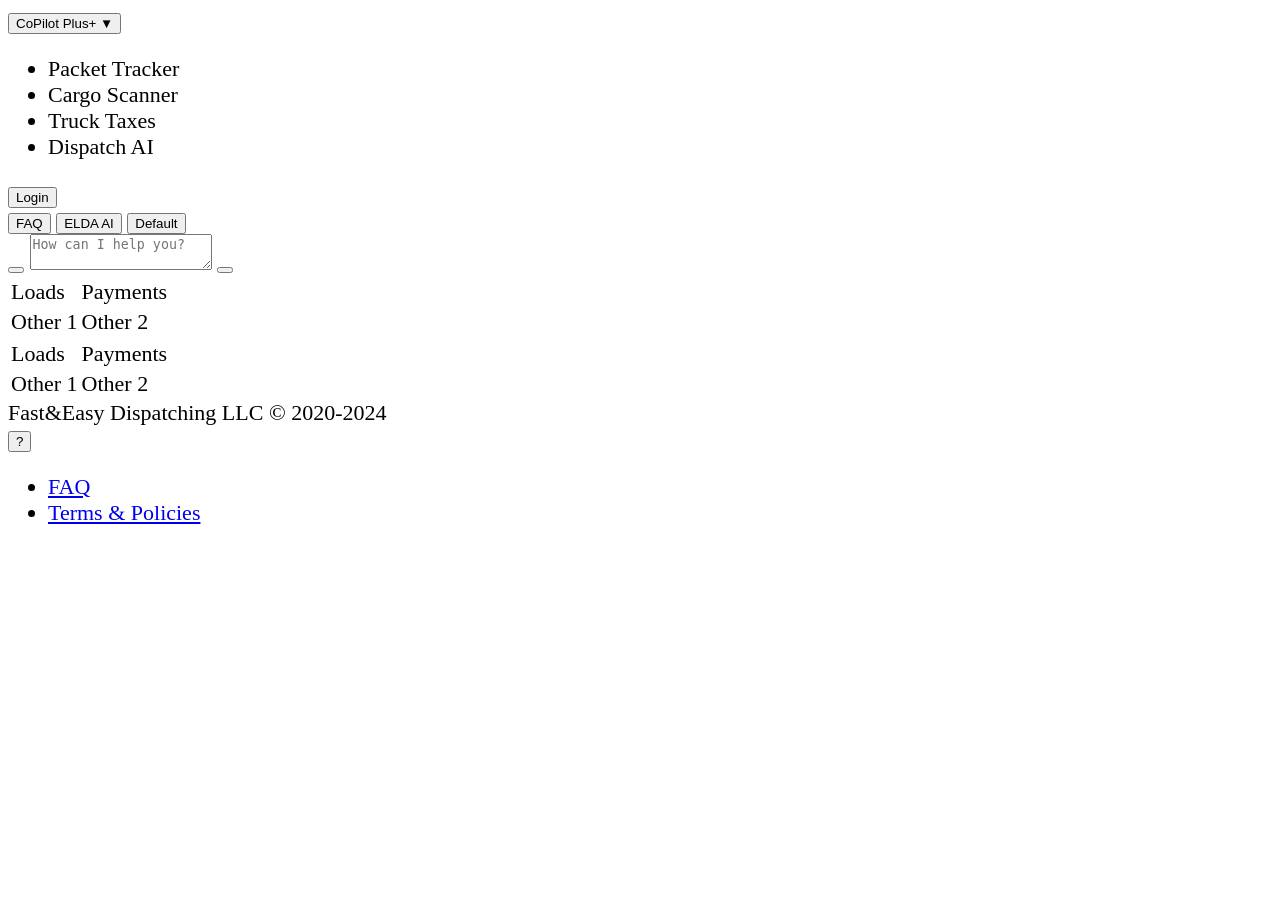
<file: lib/interfaces/ELDA-APP/content/context02/index.html>
<!DOCTYPE html>
<html lang="en">
<head>
    <meta charset="UTF-8">
    <meta name="viewport" content="width=device-width, initial-scale=1.0">
    <title>Packet CoPilot</title>
    <link rel="stylesheet" href="styles.css">
</head>
<body>
    <div class="container">
        <!-- Header Section -->
        <header class="header">
            <!-- Left Side (can be used for logo or any other elements) -->
            <div class="left-header"></div>

            <!-- Middle: Dropdown Menu -->
            <div class="dropdown">
                <button class="dropdown-button">
                    CoPilot Plus+ <span class="arrow">▼</span>
                </button>
                <ul class="dropdown-menu">
                    <li>Packet Tracker</li>
                    <li>Cargo Scanner</li>
                    <li>Truck Taxes</li>
                    <li>Dispatch AI</li>
                </ul>
            </div>

            <!-- Right Side: Login Button -->
            <div class="login">
                <button id="loginButton">Login</button>
            </div>
        </header>

        <!-- Main Content -->
        <main class="main">
            <div class="chat-buttons">
                <button class="chat-btn" id="faqButton">FAQ</button>
                <button class="chat-btn large-btn" id="howItWorksButton">ELDA AI</button>
                <button class="chat-btn" id="defaultButton">Default</button>
            </div>

            <div class="chat-area">
                <div id="messages" class="messages"></div>
                <div class="chat-input">
                
                    <!-- Paperclip Upload Button -->
                    <button class="upload-btn">
                        <i class="fas fa-paperclip"></i>
                    </button>
                    <textarea id="chatInput" placeholder="How can I help you?"></textarea>
                    
                    <!-- Send Button with Arrow -->
                    <button id="sendMessage" class="send-btn">
                        <i class="fas fa-arrow-up"></i>
                    </button>
                </div>
            </div>
        </main>
		        
		        <!-- Chatbox Section -->
		<div id="chatbox-container">
		  <div id="chatbox"></div>
		  <div id="ai-response"></div>
		  <!-- Chat UI code goes here -->
		</div>
        
				 <!-- Explore Section (2x2 Table) -->
		<div id="explore-section" class="explore-section">
		  <div class="explore-table-container">
		    <table class="explore-table">
		      <tr>
		        <td>Loads</td>
		        <td>Payments</td>
		      </tr>
		      <tr>
		        <td>Other 1</td>
		        <td>Other 2</td>
		      </tr>
		    </table>
		  </div>
		
		  <div class="explore-table-container">
		    <table class="explore-table">
		      <tr>
		        <td>Loads</td>
		        <td>Payments</td>
		      </tr>
		      <tr>
		        <td>Other 1</td>
		        <td>Other 2</td>
		      </tr>
		    </table>
		  </div>
		</div>

        <!-- Footer Section -->
        <footer class="footer">
            <div class="footer-left">
                Fast&Easy Dispatching LLC &copy; 2020-2024
            </div>
            <div class="footer-right">
                <button class="help-icon">?</button>
                <div class="dropdown-content">
                    <ul>
                        <li><a href="#faq">FAQ</a></li>
                        <li><a href="#terms">Terms & Policies</a></li>
                    </ul>
                </div>
            </div>
        </footer>
    </div>

    <script src="scripts.js"></script>
</body>
</html>
</file>
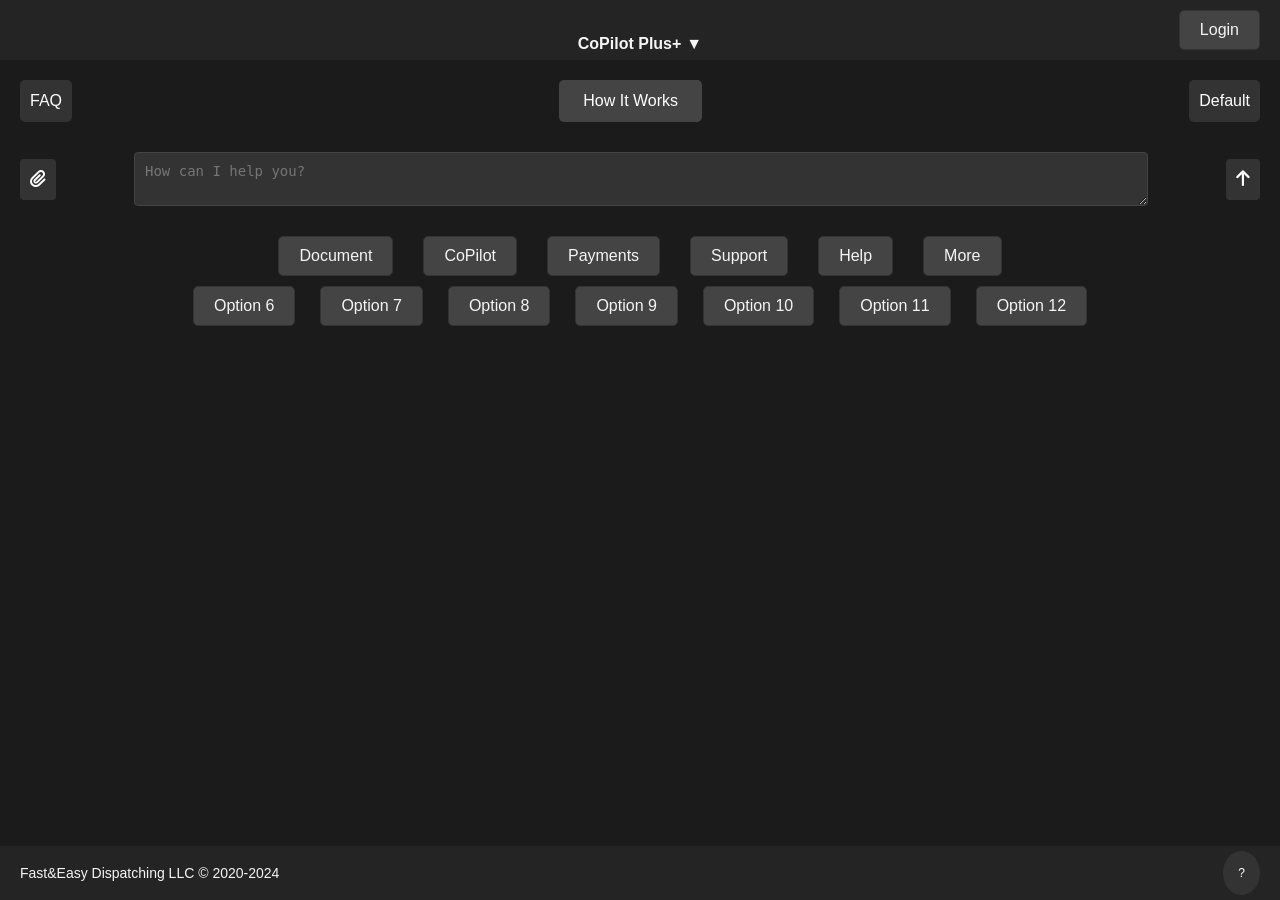
<file: lib/interfaces/ELDA-APP/content/content01/All Files/Business Files/~Fast&Easy Dispatching LLC~/Programming/Projects/index.html>
<!DOCTYPE html>
<html lang="en">
  <head>
    <meta charset="UTF-8" />
    <meta name="viewport" content="width=device-width, initial-scale=1.0" />
    <title>Packet CoPilot</title>
    <link rel="stylesheet" href="style.css" />
    <link
      rel="stylesheet"
      href="https://cdnjs.cloudflare.com/ajax/libs/font-awesome/6.0.0-beta3/css/all.min.css"
    />
  </head>

  <body>
    <div class="container">
      <!-- Header Section -->
      <header class="header">
        <!-- Left Side (can be used for logo or any other elements) -->
        <div class="left-header"></div>

        <!-- Middle: Dropdown Menu -->
        <div class="dropdown">
          <button class="dropdown-button">
            CoPilot Plus+ <span class="arrow">▼</span>
          </button>
          <ul class="dropdown-menu">
            <li>Packet Pilot</li>
            <li>Cargo Scanner</li>
            <li>Truck Taxes</li>
            <li>Dispatch AI</li>
          </ul>
        </div>

        <!-- Right Side: Login Button -->
        <div class="login">
          <button id="loginButton">Login</button>
        </div>
      </header>

      <!-- Main Content -->
      <main class="main">
        <div class="chat-buttons">
          <button class="chat-btn" id="faqButton">FAQ</button>
          <button class="chat-btn large-btn" id="howItWorksButton">
            How It Works
          </button>
          <button class="chat-btn" id="defaultButton">Default</button>
        </div>
        <!--CHAT-->
        <div class="chat-area">
          <div id="messages" class="messages"></div>
          <div class="chat-input">
            <!-- Paperclip Upload Button -->
            <button class="upload-btn">
              <i class="fas fa-paperclip"></i>
            </button>
            <textarea
              type=" text"
              id="chatInput"
              placeholder="How can I help you?"
            ></textarea>
            <!-- Send Button with Arrow -->
            <button id="sendMessage" class="send-btn">
              <i class="fas fa-arrow-up"></i>
            </button>
          </div>
        </div>
        <div id="chatbox-container"></div>

        <!-- Suggestions Menus -->
        <div id="suggestion-menu">
          <div class="button-group">
            <button onclick="addSuggestion('Fill out a <document> for me.')">
              Document
            </button>
            <button onclick="addSuggestion('What is <CoPilot>?')">
              CoPilot
            </button>
            <button onclick="addSuggestion('How do payments work?')">
              Payments
            </button>
            <button onclick="addSuggestion('What can I do with support?')">
              Support
            </button>
            <button onclick="addSuggestion('Help me with <topic>.')">
              Help
            </button>
            <button id="more-options-button" onclick="showMoreOptions()">
              More
            </button>
          </div>
          <div id="more-options">
            <button onclick="addSuggestion('Option 6')">Option 6</button>
            <button onclick="addSuggestion('Option 7')">Option 7</button>
            <button onclick="addSuggestion('Option 8')">Option 8</button>
            <button onclick="addSuggestion('Option 9')">Option 9</button>
            <button onclick="addSuggestion('Option 10')">Option 10</button>
            <button onclick="addSuggestion('Option 11')">Option 11</button>
            <button onclick="addSuggestion('Option 12')">Option 12</button>
          </div>
        </div>
      </main>

      <!-- Explore Section -->
      <!--<div id="exploreSection" class="explore-section">
        <div class="explore-item">
          <i class="fas fa-truck"></i>
          <p>My Loads</p>
        </div>
        <div class="explore-item">
          <i class="fas fa-dollar-sign"></i>
          <p>Payments</p>
        </div>
        <div class="explore-item">
          <i class="fas fa-file-alt"></i>
          <p>Documents</p>
        </div>
        <div class="explore-item">
          <i class="fas fa-headset"></i>
          <p>Support</p>
        </div>
      </div>
    -->

      <!-- Footer Section -->
      <footer class="footer">
        <div class="footer-left">
          Fast&Easy Dispatching LLC &copy; 2020-2024
        </div>
        <div class="footer-right">
          <button class="help-icon">?</button>
          <div class="dropdown-content">
            <ul>
              <li><a href="#faq">FAQ</a></li>
              <li><a href="#terms">Terms & Policies</a></li>
            </ul>
          </div>
        </div>
      </footer>
    </div>

    <!-- Modal for Default Button -->
    <div id="defaultModal" class="modal">
      <div class="modal-content">
        <span class="close-btn">&times;</span>
        <p>This is a simple modal. You can edit it later.</p>
      </div>
    </div>

    <script src="script.js"></script>
  </body>
</html>
</file>
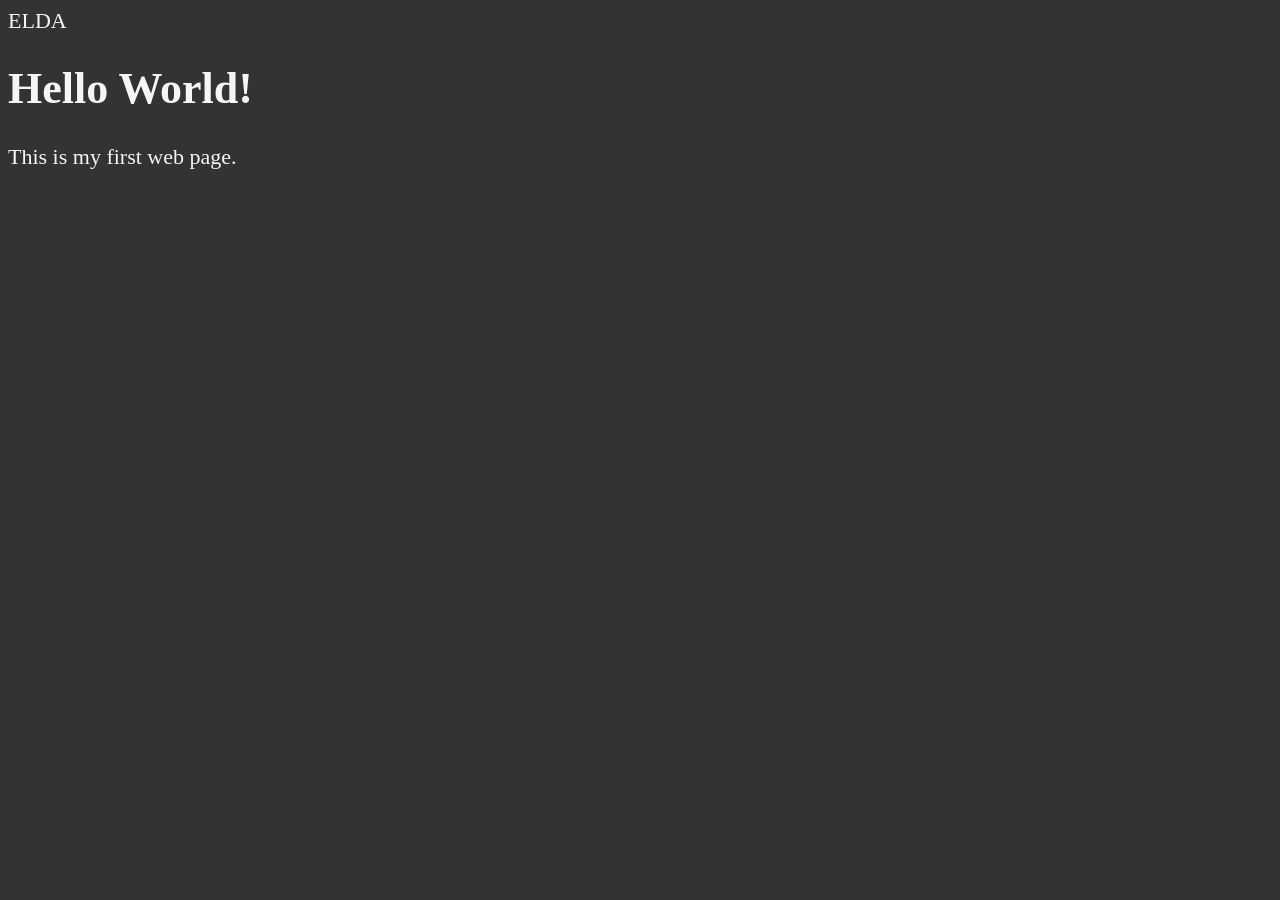
<file: lib/interfaces/ELDA-APP/content/content01/All Files/Business Files/~Fast&Easy Dispatching LLC~/Programming/programming_projects/html-css-basics/index.html>
<!DOCTYPE html>
<html Lang="en">

<head>
    <meta charset="UTF-8">
    <meta name="author" content="Fast & Easy Dispatching LLC"
    <meta name="description" content="ELDA, the ultimate AI for trucking, completes carrier packets, tracks loads, manages finances, streamlines workflows, and connects dispatchers with trucking companies."
    <title>ELDA</title>
    <link rel="stylesheet" href="styles.css">

</head>

<body class= "mainColor">
        <h1>Hello World!</h1>
        <p>This is my first web page.</p>
</body>

</html>
</file>
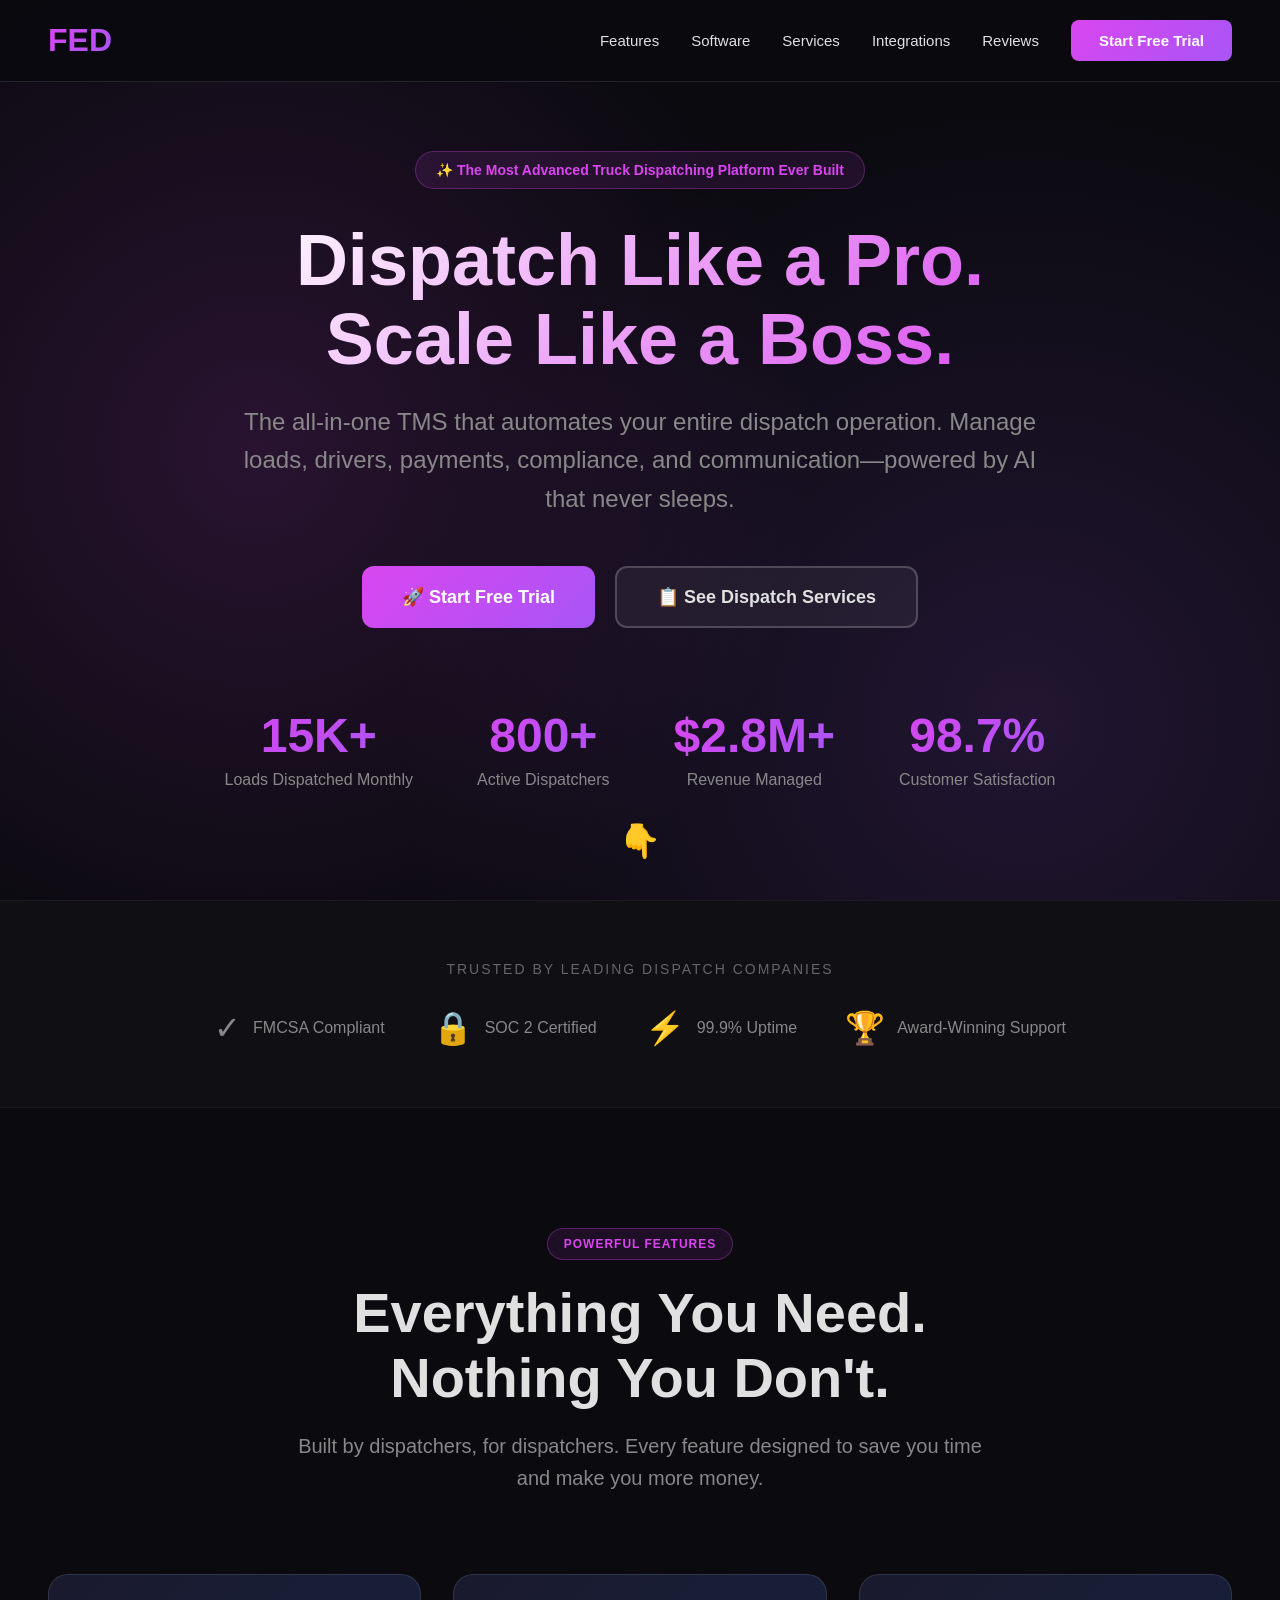
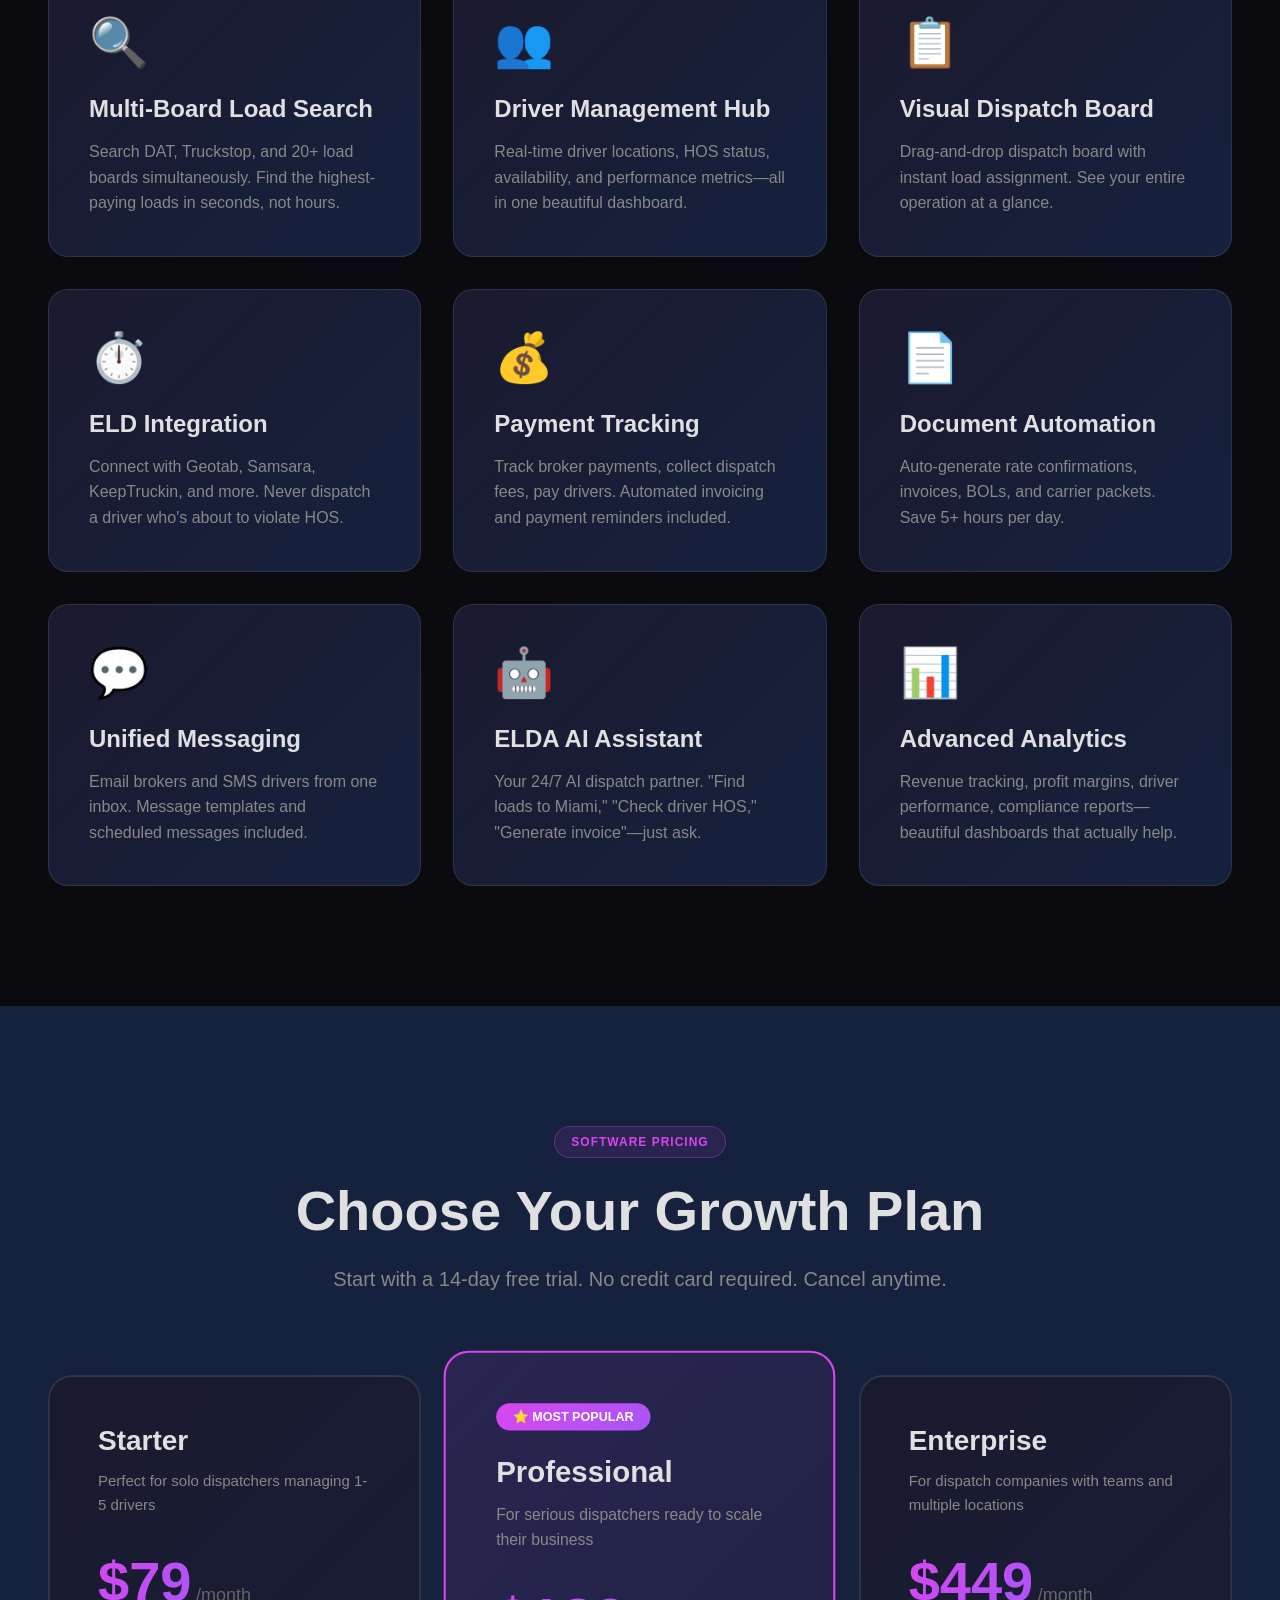
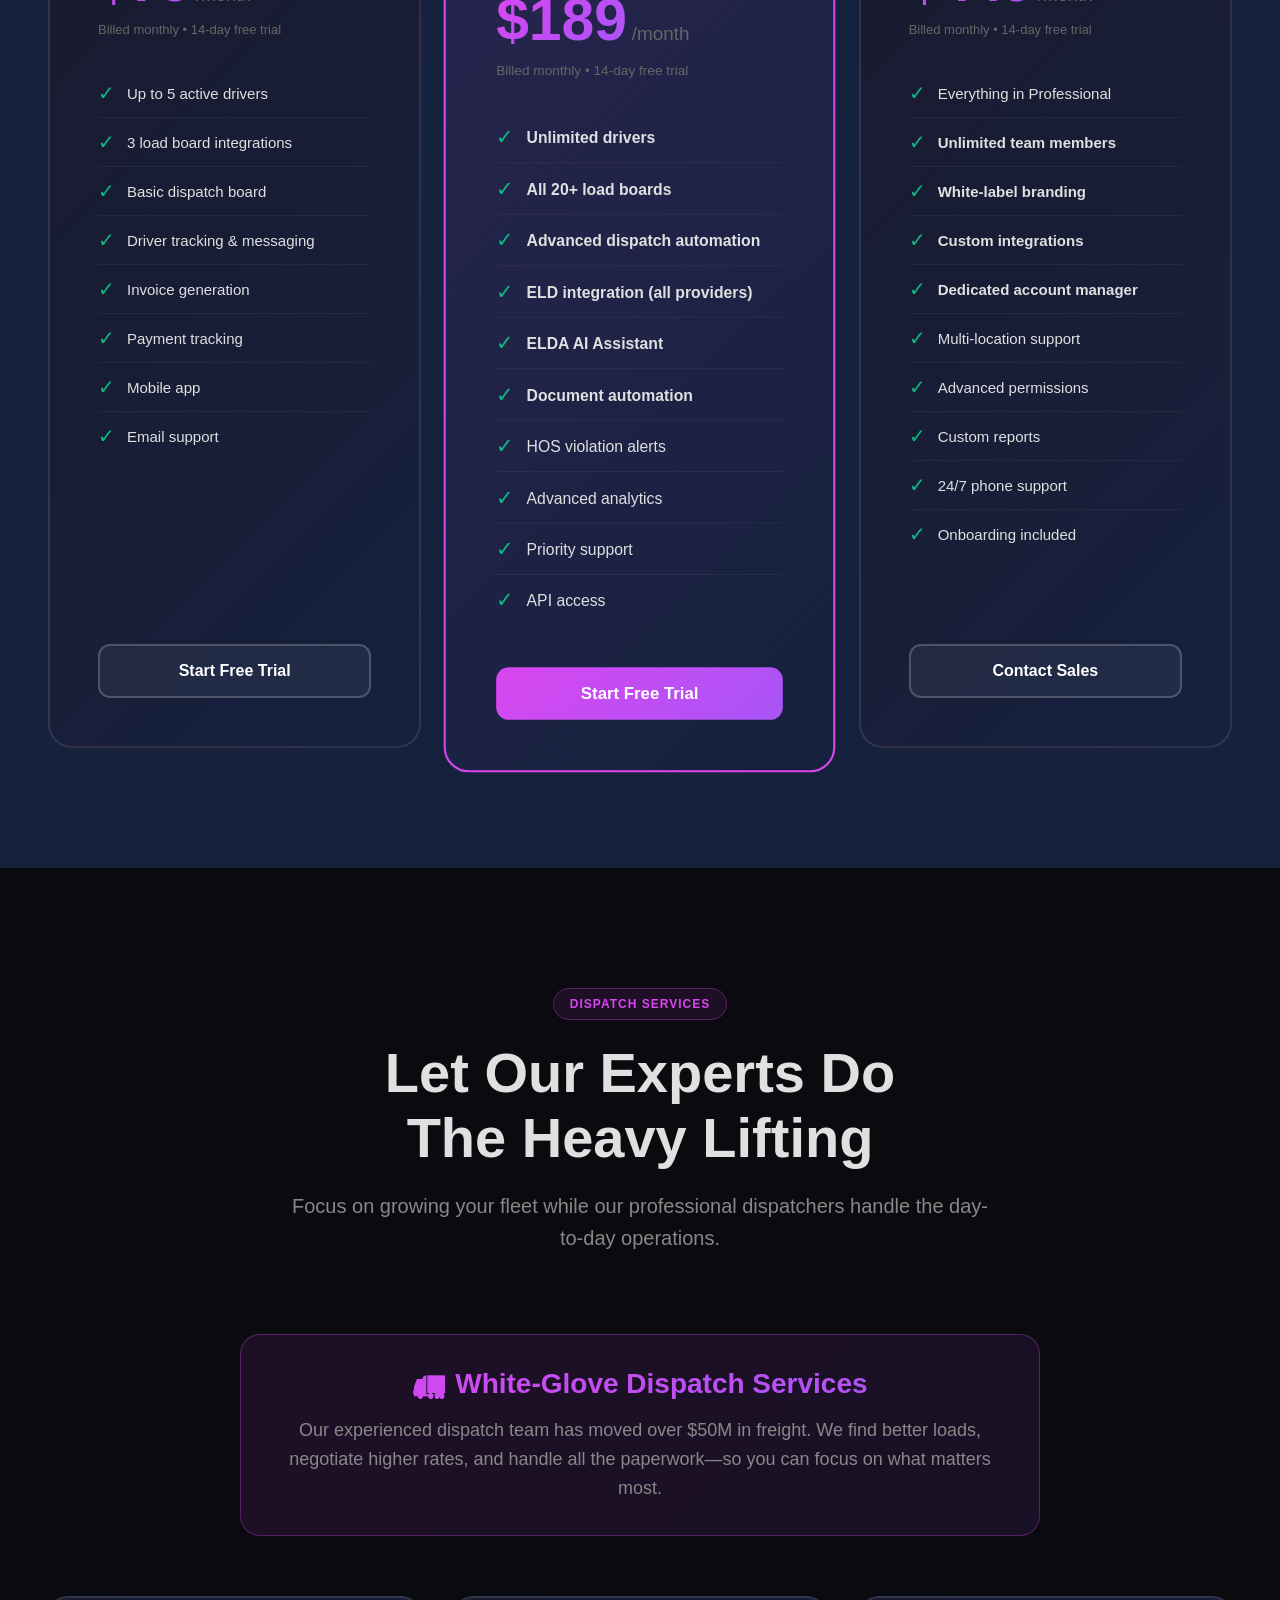
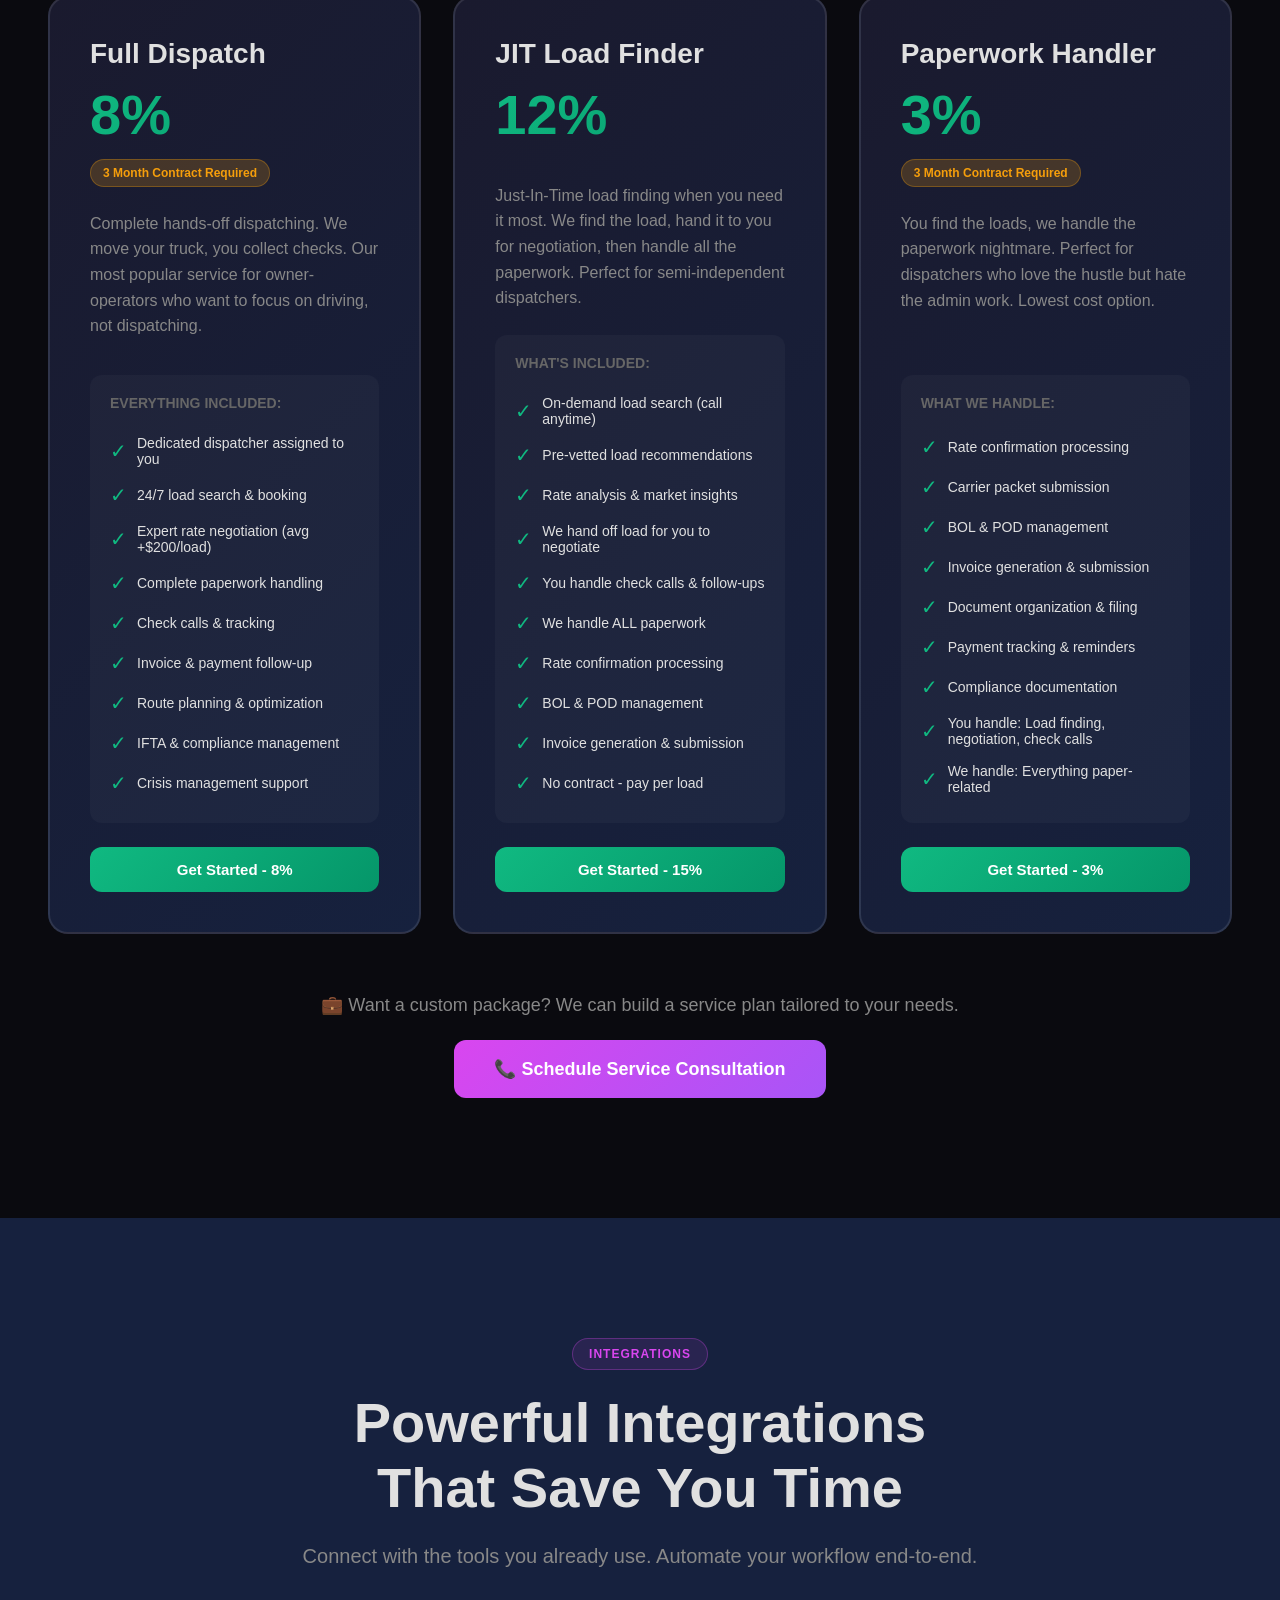
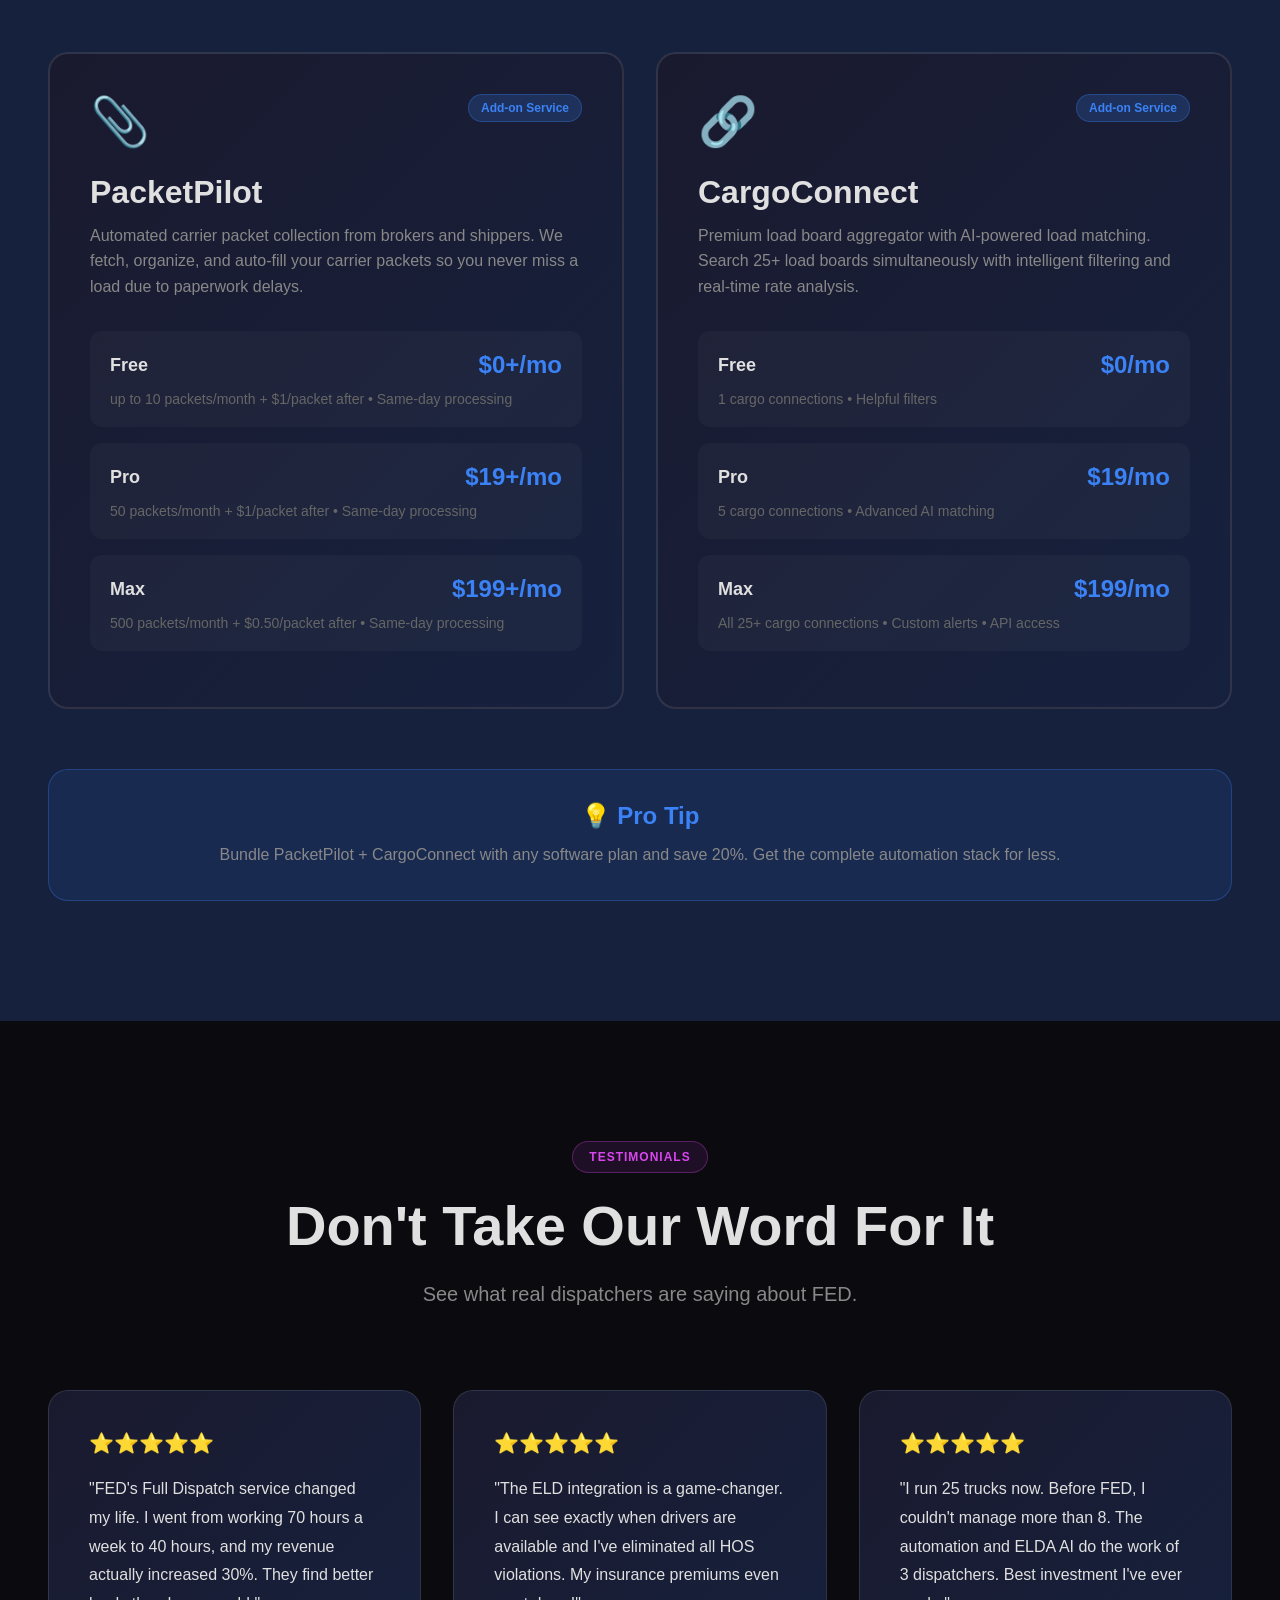
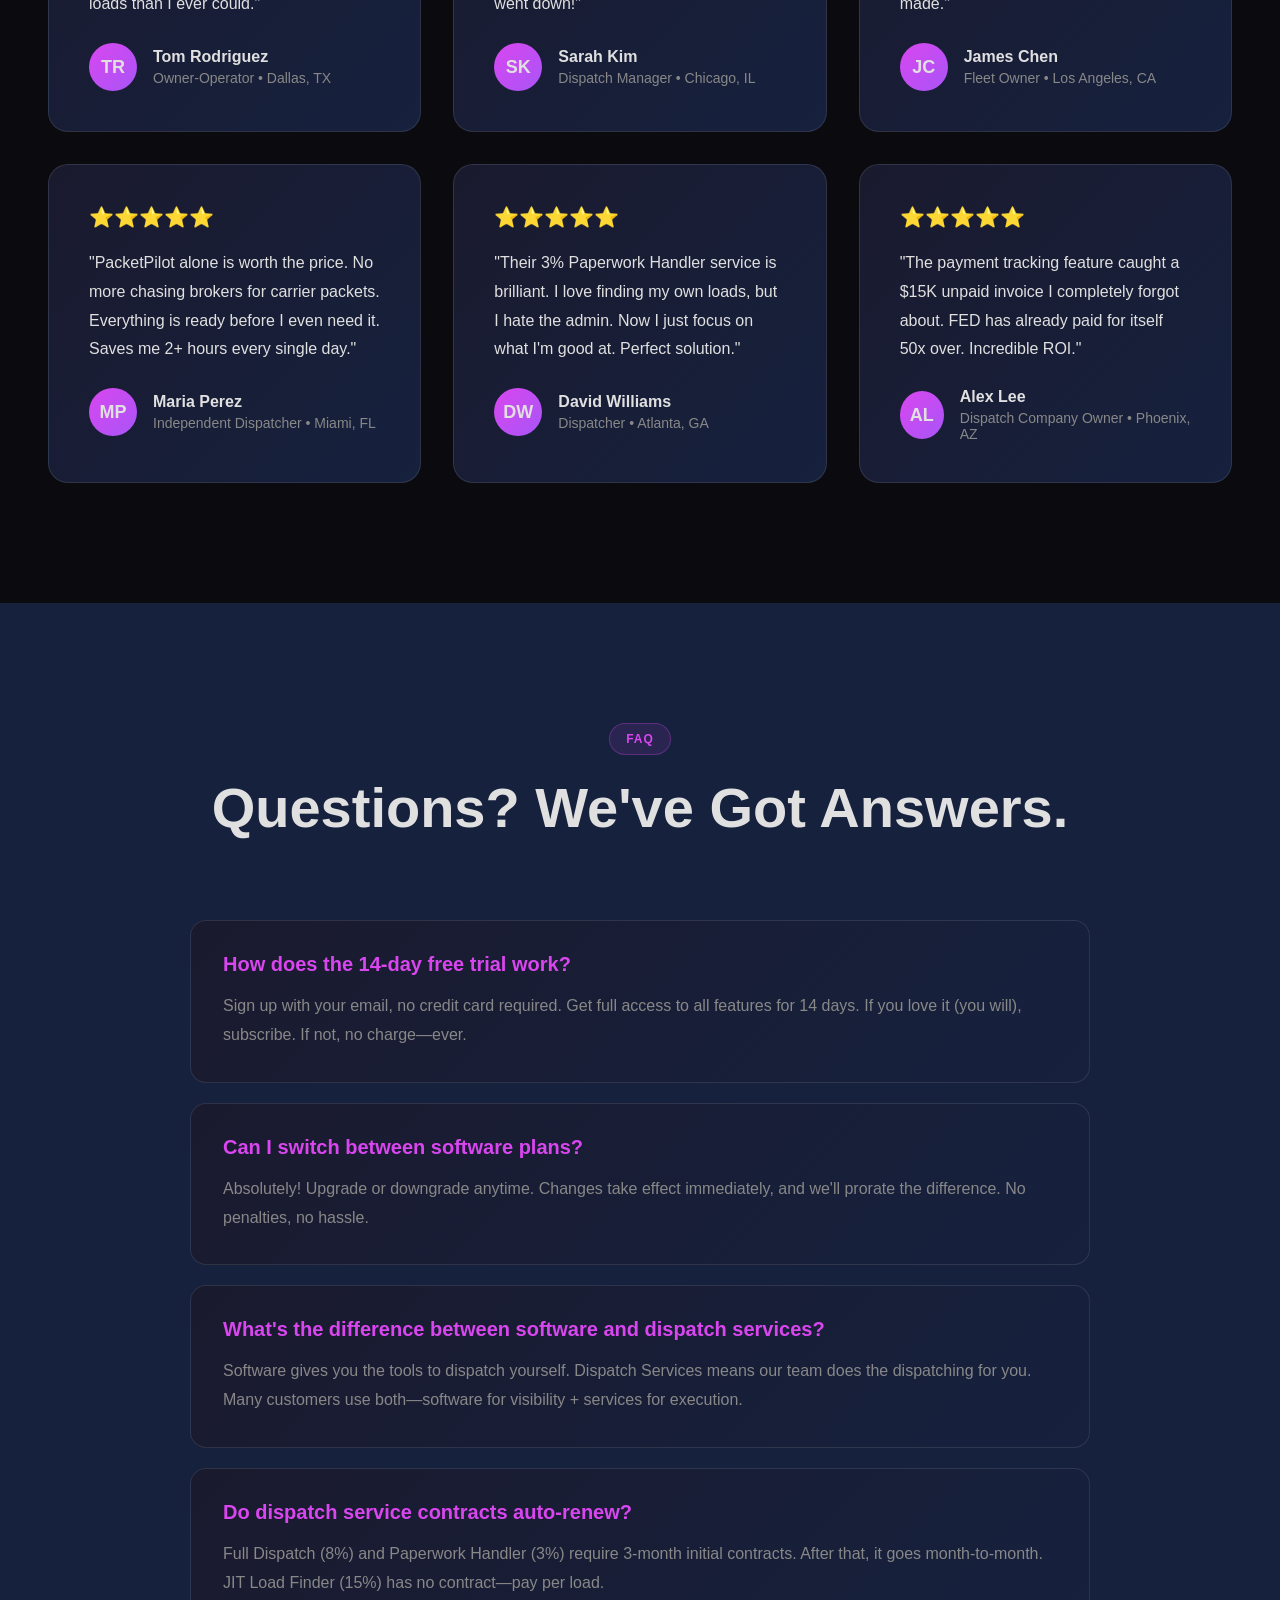
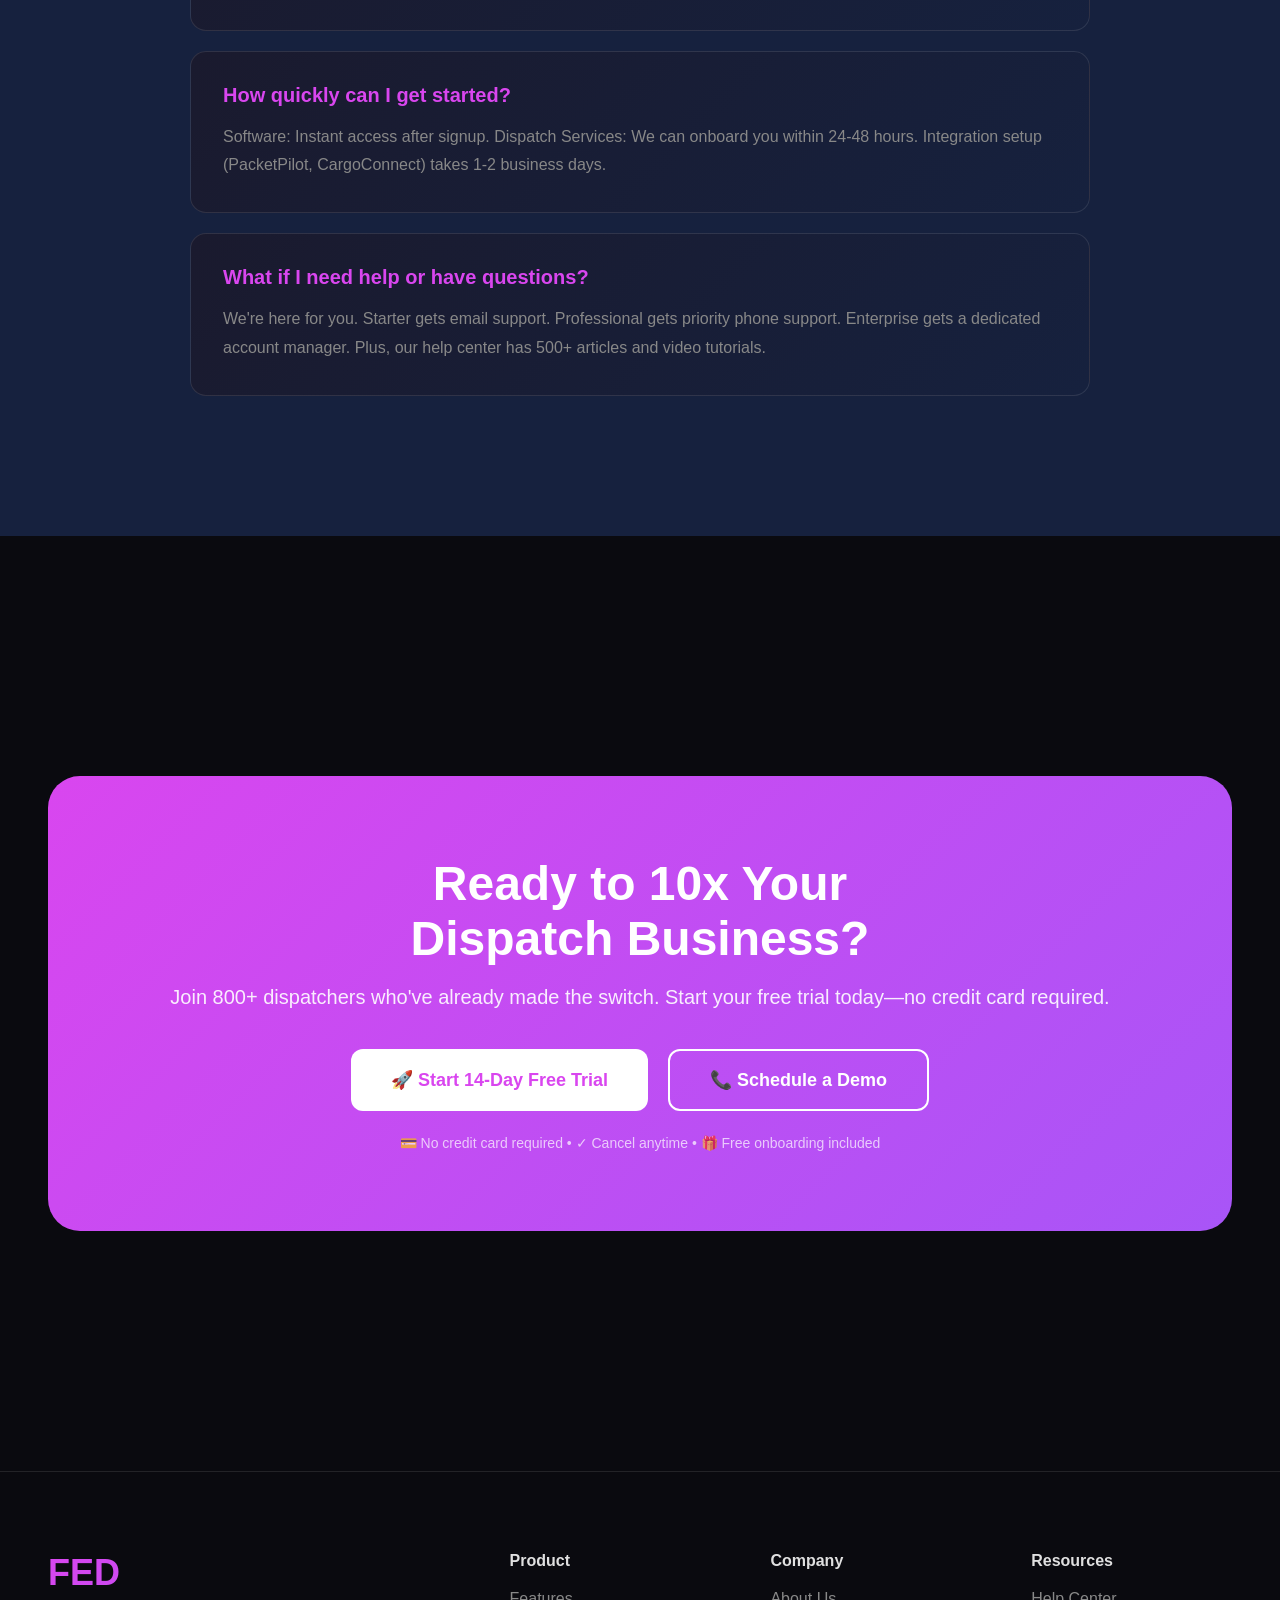
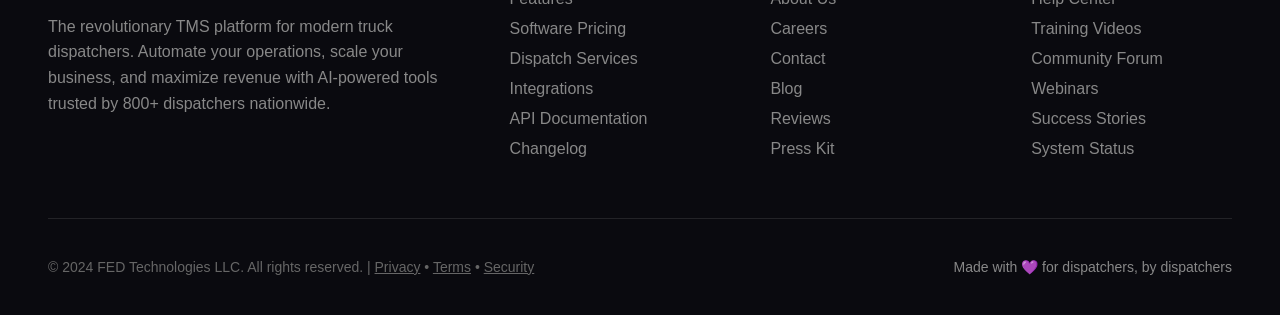
<file: lib/interfaces/OpenHWY/openhwy-markering-business.html>
<!DOCTYPE html>
<html lang="en">
<head>
    <meta charset="UTF-8">
    <meta name="viewport" content="width=device-width, initial-scale=1.0">
    <title>FED - Revolutionary Truck Dispatching Platform | TMS Software</title>
    <style>
        * {
            margin: 0;
            padding: 0;
            box-sizing: border-box;
        }
body {
        font-family: -apple-system, BlinkMacSystemFont, 'Segoe UI', Roboto, sans-serif;
        background: #0a0a0f;
        color: #e0e0e0;
        overflow-x: hidden;
    }

    /* NAVIGATION */
    nav {
        position: fixed;
        top: 0;
        left: 0;
        right: 0;
        padding: 20px 48px;
        background: rgba(10, 10, 15, 0.95);
        backdrop-filter: blur(10px);
        border-bottom: 1px solid rgba(255, 255, 255, 0.1);
        z-index: 1000;
        transition: all 0.3s;
    }

    nav.scrolled {
        padding: 12px 48px;
        box-shadow: 0 10px 40px rgba(0, 0, 0, 0.5);
    }

    .nav-container {
        max-width: 1400px;
        margin: 0 auto;
        display: flex;
        justify-content: space-between;
        align-items: center;
    }

    .logo {
        font-size: 32px;
        font-weight: 800;
        background: linear-gradient(135deg, #d946ef 0%, #a855f7 100%);
        -webkit-background-clip: text;
        -webkit-text-fill-color: transparent;
    }

    .nav-links {
        display: flex;
        gap: 32px;
        align-items: center;
    }

    .nav-link {
        color: #e0e0e0;
        text-decoration: none;
        font-weight: 500;
        transition: all 0.2s;
        font-size: 15px;
    }

    .nav-link:hover {
        color: #d946ef;
    }

    .nav-cta {
        padding: 12px 28px;
        background: linear-gradient(135deg, #d946ef 0%, #a855f7 100%);
        border: none;
        border-radius: 8px;
        color: white;
        font-weight: 700;
        cursor: pointer;
        transition: all 0.3s;
        font-size: 15px;
    }

    .nav-cta:hover {
        transform: translateY(-2px);
        box-shadow: 0 10px 30px rgba(217, 70, 239, 0.5);
    }

    /* HERO SECTION */
    .hero {
        min-height: 100vh;
        display: flex;
        align-items: center;
        justify-content: center;
        padding: 120px 48px 80px;
        position: relative;
        overflow: hidden;
    }

    .hero::before {
        content: '';
        position: absolute;
        top: 0;
        left: 0;
        right: 0;
        bottom: 0;
        background: radial-gradient(circle at 20% 50%, rgba(217, 70, 239, 0.15) 0%, transparent 50%),
                    radial-gradient(circle at 80% 80%, rgba(168, 85, 247, 0.15) 0%, transparent 50%);
        animation: pulse 8s ease-in-out infinite;
    }

    @keyframes pulse {
        0%, 100% { opacity: 1; }
        50% { opacity: 0.8; }
    }

    .hero-content {
        max-width: 1400px;
        margin: 0 auto;
        position: relative;
        z-index: 1;
        text-align: center;
    }

    .hero-badge {
        display: inline-block;
        padding: 10px 20px;
        background: rgba(217, 70, 239, 0.1);
        border: 1px solid rgba(217, 70, 239, 0.3);
        border-radius: 50px;
        font-size: 14px;
        font-weight: 600;
        color: #d946ef;
        margin-bottom: 32px;
        animation: fadeInDown 0.8s ease-out;
    }

    @keyframes fadeInDown {
        from {
            opacity: 0;
            transform: translateY(-20px);
        }
        to {
            opacity: 1;
            transform: translateY(0);
        }
    }

    .hero-title {
        font-size: 72px;
        font-weight: 800;
        line-height: 1.1;
        margin-bottom: 24px;
        background: linear-gradient(135deg, #ffffff 0%, #d946ef 100%);
        -webkit-background-clip: text;
        -webkit-text-fill-color: transparent;
        animation: fadeInUp 0.8s ease-out 0.2s both;
    }

    @keyframes fadeInUp {
        from {
            opacity: 0;
            transform: translateY(20px);
        }
        to {
            opacity: 1;
            transform: translateY(0);
        }
    }

    .hero-subtitle {
        font-size: 24px;
        color: #888;
        margin-bottom: 48px;
        max-width: 800px;
        margin-left: auto;
        margin-right: auto;
        line-height: 1.6;
        animation: fadeInUp 0.8s ease-out 0.4s both;
    }

    .hero-cta-group {
        display: flex;
        gap: 20px;
        justify-content: center;
        margin-bottom: 64px;
        animation: fadeInUp 0.8s ease-out 0.6s both;
    }

    .btn-large {
        padding: 18px 40px;
        font-size: 18px;
        font-weight: 700;
        border-radius: 12px;
        cursor: pointer;
        transition: all 0.3s;
        border: none;
    }

    .btn-primary-large {
        background: linear-gradient(135deg, #d946ef 0%, #a855f7 100%);
        color: white;
    }

    .btn-primary-large:hover {
        transform: translateY(-4px);
        box-shadow: 0 20px 50px rgba(217, 70, 239, 0.5);
    }

    .btn-secondary-large {
        background: rgba(255, 255, 255, 0.05);
        border: 2px solid rgba(255, 255, 255, 0.2);
        color: #e0e0e0;
    }

    .btn-secondary-large:hover {
        background: rgba(255, 255, 255, 0.1);
        border-color: #d946ef;
    }

    .hero-stats {
        display: flex;
        gap: 64px;
        justify-content: center;
        margin-top: 80px;
        animation: fadeInUp 0.8s ease-out 0.8s both;
    }

    .stat {
        text-align: center;
    }

    .stat-value {
        font-size: 48px;
        font-weight: 800;
        background: linear-gradient(135deg, #d946ef 0%, #a855f7 100%);
        -webkit-background-clip: text;
        -webkit-text-fill-color: transparent;
        margin-bottom: 8px;
    }

    .stat-label {
        font-size: 16px;
        color: #888;
    }

    /* TRUST BADGES */
    .trust-section {
        padding: 60px 48px;
        background: rgba(255, 255, 255, 0.02);
        border-top: 1px solid rgba(255, 255, 255, 0.05);
        border-bottom: 1px solid rgba(255, 255, 255, 0.05);
    }

    .trust-container {
        max-width: 1400px;
        margin: 0 auto;
        text-align: center;
    }

    .trust-title {
        font-size: 14px;
        color: #666;
        text-transform: uppercase;
        letter-spacing: 2px;
        margin-bottom: 32px;
    }

    .trust-badges {
        display: flex;
        justify-content: center;
        gap: 48px;
        flex-wrap: wrap;
    }

    .trust-badge {
        display: flex;
        align-items: center;
        gap: 12px;
        font-size: 16px;
        color: #888;
    }

    .trust-icon {
        font-size: 32px;
    }

    /* SECTION COMMON */
    .section {
        padding: 120px 48px;
        position: relative;
    }

    .section-header {
        text-align: center;
        margin-bottom: 80px;
    }

    .section-badge {
        display: inline-block;
        padding: 8px 16px;
        background: rgba(217, 70, 239, 0.1);
        border: 1px solid rgba(217, 70, 239, 0.3);
        border-radius: 50px;
        font-size: 12px;
        font-weight: 600;
        color: #d946ef;
        text-transform: uppercase;
        letter-spacing: 1px;
        margin-bottom: 20px;
    }

    .section-title {
        font-size: 56px;
        font-weight: 800;
        margin-bottom: 20px;
    }

    .section-subtitle {
        font-size: 20px;
        color: #888;
        max-width: 700px;
        margin: 0 auto;
        line-height: 1.6;
    }

    .container {
        max-width: 1400px;
        margin: 0 auto;
    }

    /* FEATURES GRID */
    .features-grid {
        display: grid;
        grid-template-columns: repeat(3, 1fr);
        gap: 32px;
    }

    .feature-card {
        background: linear-gradient(135deg, #1a1a2e 0%, #16213e 100%);
        border: 1px solid rgba(255, 255, 255, 0.1);
        border-radius: 20px;
        padding: 40px;
        transition: all 0.3s;
    }

    .feature-card:hover {
        transform: translateY(-8px);
        box-shadow: 0 20px 60px rgba(217, 70, 239, 0.3);
        border-color: #d946ef;
    }

    .feature-icon {
        font-size: 48px;
        margin-bottom: 24px;
    }

    .feature-title {
        font-size: 24px;
        font-weight: 700;
        margin-bottom: 16px;
    }

    .feature-description {
        font-size: 16px;
        color: #888;
        line-height: 1.6;
    }

    /* SOFTWARE PRICING */
    .pricing-toggle {
        display: flex;
        justify-content: center;
        gap: 12px;
        margin-bottom: 60px;
    }

    .toggle-btn {
        padding: 12px 32px;
        background: rgba(255, 255, 255, 0.05);
        border: 2px solid rgba(255, 255, 255, 0.1);
        border-radius: 50px;
        color: #888;
        font-weight: 600;
        cursor: pointer;
        transition: all 0.3s;
    }

    .toggle-btn.active {
        background: linear-gradient(135deg, #d946ef 0%, #a855f7 100%);
        border-color: #d946ef;
        color: white;
    }

    .pricing-container {
        display: flex;
        justify-content: center;
        align-items: stretch;
        gap: 32px;
        margin-top: 60px;
    }

    .pricing-card {
        background: linear-gradient(135deg, #1a1a2e 0%, #16213e 100%);
        border: 2px solid rgba(255, 255, 255, 0.1);
        border-radius: 24px;
        padding: 48px;
        width: 400px;
        transition: all 0.3s;
        display: flex;
        flex-direction: column;
    }

    .pricing-card:hover {
        transform: translateY(-8px);
        box-shadow: 0 20px 60px rgba(217, 70, 239, 0.3);
    }

    .pricing-card.featured {
        border-color: #d946ef;
        background: linear-gradient(135deg, rgba(217, 70, 239, 0.1) 0%, #16213e 100%);
        transform: scale(1.05);
    }

    .pricing-badge {
        display: inline-block;
        padding: 6px 16px;
        background: linear-gradient(135deg, #d946ef 0%, #a855f7 100%);
        border-radius: 50px;
        font-size: 12px;
        font-weight: 700;
        color: white;
        text-transform: uppercase;
        margin-bottom: 24px;
        width: fit-content;
    }

    .pricing-name {
        font-size: 28px;
        font-weight: 800;
        margin-bottom: 12px;
    }

    .pricing-description {
        font-size: 15px;
        color: #888;
        margin-bottom: 32px;
        line-height: 1.6;
    }

    .pricing-price {
        margin-bottom: 8px;
    }

    .price-amount {
        font-size: 56px;
        font-weight: 800;
        background: linear-gradient(135deg, #d946ef 0%, #a855f7 100%);
        -webkit-background-clip: text;
        -webkit-text-fill-color: transparent;
    }

    .price-period {
        font-size: 18px;
        color: #666;
    }

    .price-note {
        font-size: 13px;
        color: #666;
        margin-bottom: 32px;
    }

    .pricing-features {
        list-style: none;
        margin-bottom: 40px;
        flex: 1;
    }

    .pricing-features li {
        padding: 12px 0;
        display: flex;
        align-items: center;
        gap: 12px;
        font-size: 15px;
        border-bottom: 1px solid rgba(255, 255, 255, 0.05);
    }

    .pricing-features li:last-child {
        border-bottom: none;
    }

    .check-icon {
        color: #10b981;
        font-size: 20px;
    }

    .pricing-cta {
        width: 100%;
        padding: 16px;
        background: linear-gradient(135deg, #d946ef 0%, #a855f7 100%);
        border: none;
        border-radius: 12px;
        color: white;
        font-size: 16px;
        font-weight: 700;
        cursor: pointer;
        transition: all 0.3s;
    }

    .pricing-cta:hover {
        transform: translateY(-2px);
        box-shadow: 0 10px 30px rgba(217, 70, 239, 0.5);
    }

    .pricing-cta.secondary {
        background: rgba(255, 255, 255, 0.05);
        border: 2px solid rgba(255, 255, 255, 0.2);
    }

    /* SERVICES SECTION */
    .services-intro {
        text-align: center;
        max-width: 800px;
        margin: 0 auto 60px;
        padding: 32px;
        background: linear-gradient(135deg, rgba(217, 70, 239, 0.1) 0%, rgba(168, 85, 247, 0.1) 100%);
        border: 1px solid rgba(217, 70, 239, 0.3);
        border-radius: 20px;
    }

    .services-intro-title {
        font-size: 28px;
        font-weight: 800;
        margin-bottom: 16px;
        background: linear-gradient(135deg, #d946ef 0%, #a855f7 100%);
        -webkit-background-clip: text;
        -webkit-text-fill-color: transparent;
    }

    .services-intro-text {
        font-size: 18px;
        color: #888;
        line-height: 1.6;
    }

    .services-grid {
        display: grid;
        grid-template-columns: repeat(3, 1fr);
        gap: 32px;
        margin-top: 60px;
    }

    .service-card {
        background: linear-gradient(135deg, #1a1a2e 0%, #16213e 100%);
        border: 2px solid rgba(255, 255, 255, 0.1);
        border-radius: 20px;
        padding: 40px;
        transition: all 0.3s;
        display: flex;
        flex-direction: column;
    }

    .service-card:hover {
        border-color: #d946ef;
        box-shadow: 0 20px 60px rgba(217, 70, 239, 0.3);
        transform: translateY(-8px);
    }

    .service-header {
        margin-bottom: 24px;
    }

    .service-title {
        font-size: 28px;
        font-weight: 800;
        margin-bottom: 12px;
    }

    .service-rate {
        font-size: 56px;
        font-weight: 800;
        background: linear-gradient(135deg, #10b981 0%, #059669 100%);
        -webkit-background-clip: text;
        -webkit-text-fill-color: transparent;
        margin-bottom: 12px;
    }

    .service-contract {
        display: inline-block;
        padding: 6px 12px;
        background: rgba(245, 158, 11, 0.2);
        border: 1px solid rgba(245, 158, 11, 0.3);
        border-radius: 20px;
        font-size: 12px;
        font-weight: 600;
        color: #f59e0b;
    }

    .service-description {
        font-size: 16px;
        color: #888;
        line-height: 1.6;
        margin-bottom: 24px;
        flex: 1;
    }

    .service-includes {
        background: rgba(255, 255, 255, 0.03);
        border-radius: 12px;
        padding: 20px;
        margin-bottom: 24px;
    }

    .includes-title {
        font-size: 14px;
        font-weight: 700;
        text-transform: uppercase;
        color: #666;
        margin-bottom: 16px;
    }

    .includes-list {
        list-style: none;
    }

    .includes-list li {
        padding: 8px 0;
        display: flex;
        align-items: center;
        gap: 10px;
        font-size: 14px;
    }

    .service-cta {
        width: 100%;
        padding: 14px;
        background: linear-gradient(135deg, #10b981 0%, #059669 100%);
        border: none;
        border-radius: 12px;
        color: white;
        font-size: 15px;
        font-weight: 700;
        cursor: pointer;
        transition: all 0.3s;
    }

    .service-cta:hover {
        transform: translateY(-2px);
        box-shadow: 0 10px 30px rgba(16, 185, 129, 0.5);
    }

    /* INTEGRATIONS PRICING */
    .integrations-grid {
        display: grid;
        grid-template-columns: repeat(2, 1fr);
        gap: 32px;
        margin-top: 60px;
    }

    .integration-card {
        background: linear-gradient(135deg, #1a1a2e 0%, #16213e 100%);
        border: 2px solid rgba(255, 255, 255, 0.1);
        border-radius: 20px;
        padding: 40px;
        transition: all 0.3s;
    }

    .integration-card:hover {
        border-color: #3b82f6;
        box-shadow: 0 20px 60px rgba(59, 130, 246, 0.3);
    }

    .integration-header {
        display: flex;
        justify-content: space-between;
        align-items: flex-start;
        margin-bottom: 24px;
    }

    .integration-logo {
        font-size: 48px;
    }

    .integration-badge {
        padding: 6px 12px;
        background: rgba(59, 130, 246, 0.2);
        border: 1px solid rgba(59, 130, 246, 0.3);
        border-radius: 20px;
        font-size: 12px;
        font-weight: 600;
        color: #3b82f6;
    }

    .integration-name {
        font-size: 32px;
        font-weight: 800;
        margin-bottom: 12px;
    }

    .integration-description {
        font-size: 16px;
        color: #888;
        line-height: 1.6;
        margin-bottom: 32px;
    }

    .pricing-tier {
        background: rgba(255, 255, 255, 0.03);
        border-radius: 12px;
        padding: 20px;
        margin-bottom: 16px;
    }

    .tier-header {
        display: flex;
        justify-content: space-between;
        align-items: center;
        margin-bottom: 12px;
    }

    .tier-name {
        font-size: 18px;
        font-weight: 700;
    }

    .tier-price {
        font-size: 24px;
        font-weight: 800;
        color: #3b82f6;
    }

    .tier-limits {
        font-size: 14px;
        color: #666;
    }

    /* COMPARISON TABLE */
    .comparison-section {
        margin-top: 80px;
    }

    .comparison-table {
        background: linear-gradient(135deg, #1a1a2e 0%, #16213e 100%);
        border: 1px solid rgba(255, 255, 255, 0.1);
        border-radius: 20px;
        overflow: hidden;
    }

    .comparison-header {
        display: grid;
        grid-template-columns: 2fr 1fr 1fr 1fr;
        gap: 20px;
        padding: 24px 32px;
        background: rgba(217, 70, 239, 0.1);
        border-bottom: 1px solid rgba(255, 255, 255, 0.1);
    }

    .comparison-col-header {
        font-size: 18px;
        font-weight: 700;
        text-align: center;
    }

    .comparison-row {
        display: grid;
        grid-template-columns: 2fr 1fr 1fr 1fr;
        gap: 20px;
        padding: 20px 32px;
        border-bottom: 1px solid rgba(255, 255, 255, 0.05);
        align-items: center;
    }

    .comparison-row:last-child {
        border-bottom: none;
    }

    .comparison-feature {
        font-size: 15px;
    }

    .comparison-value {
        text-align: center;
        font-size: 20px;
    }

    /* TESTIMONIALS */
    .testimonials-grid {
        display: grid;
        grid-template-columns: repeat(3, 1fr);
        gap: 32px;
        margin-top: 60px;
    }

    .testimonial-card {
        background: linear-gradient(135deg, #1a1a2e 0%, #16213e 100%);
        border: 1px solid rgba(255, 255, 255, 0.1);
        border-radius: 20px;
        padding: 40px;
        transition: all 0.3s;
    }

    .testimonial-card:hover {
        transform: translateY(-8px);
        box-shadow: 0 20px 60px rgba(217, 70, 239, 0.3);
    }

    .testimonial-rating {
        color: #f59e0b;
        font-size: 20px;
        margin-bottom: 20px;
    }

    .testimonial-text {
        font-size: 16px;
        line-height: 1.8;
        color: #e0e0e0;
        margin-bottom: 24px;
    }

    .testimonial-author {
        display: flex;
        align-items: center;
        gap: 16px;
    }

    .author-avatar {
        width: 48px;
        height: 48px;
        border-radius: 50%;
        background: linear-gradient(135deg, #d946ef 0%, #a855f7 100%);
        display: flex;
        align-items: center;
        justify-content: center;
        font-weight: bold;
        font-size: 18px;
    }

    .author-info {
        display: flex;
        flex-direction: column;
    }

    .author-name {
        font-weight: 700;
        margin-bottom: 4px;
    }

    .author-role {
        font-size: 14px;
        color: #888;
    }

    /* FAQ SECTION */
    .faq-grid {
        max-width: 900px;
        margin: 0 auto;
        margin-top: 60px;
    }

    .faq-item {
        background: linear-gradient(135deg, #1a1a2e 0%, #16213e 100%);
        border: 1px solid rgba(255, 255, 255, 0.1);
        border-radius: 16px;
        padding: 32px;
        margin-bottom: 20px;
        transition: all 0.3s;
    }

    .faq-item:hover {
        border-color: #d946ef;
    }

    .faq-question {
        font-size: 20px;
        font-weight: 700;
        margin-bottom: 16px;
        color: #d946ef;
    }

    .faq-answer {
        font-size: 16px;
        color: #888;
        line-height: 1.8;
    }

    /* CTA SECTION */
    .cta-section {
        background: linear-gradient(135deg, #d946ef 0%, #a855f7 100%);
        border-radius: 32px;
        padding: 80px 60px;
        text-align: center;
        margin: 120px auto;
        max-width: 1200px;
    }

    .cta-title {
        font-size: 48px;
        font-weight: 800;
        color: white;
        margin-bottom: 20px;
    }

    .cta-subtitle {
        font-size: 20px;
        color: rgba(255, 255, 255, 0.9);
        margin-bottom: 40px;
    }

    .cta-buttons {
        display: flex;
        gap: 20px;
        justify-content: center;
    }

    .cta-btn {
        padding: 18px 40px;
        border-radius: 12px;
        font-size: 18px;
        font-weight: 700;
        cursor: pointer;
        transition: all 0.3s;
    }

    .cta-btn-white {
        background: white;
        color: #d946ef;
        border: none;
    }

    .cta-btn-white:hover {
        transform: translateY(-4px);
        box-shadow: 0 20px 50px rgba(255, 255, 255, 0.3);
    }

    .cta-btn-outline {
        background: transparent;
        color: white;
        border: 2px solid white;
    }

    .cta-btn-outline:hover {
        background: rgba(255, 255, 255, 0.1);
    }

    /* FOOTER */
    footer {
        border-top: 1px solid rgba(255, 255, 255, 0.1);
        padding: 80px 48px 40px;
    }

    .footer-container {
        max-width: 1400px;
        margin: 0 auto;
        display: grid;
        grid-template-columns: 2fr 1fr 1fr 1fr;
        gap: 60px;
        margin-bottom: 60px;
    }

    .footer-brand {
        display: flex;
        flex-direction: column;
        gap: 20px;
    }

    .footer-logo {
        font-size: 36px;
        font-weight: 800;
        background: linear-gradient(135deg, #d946ef 0%, #a855f7 100%);
        -webkit-background-clip: text;
        -webkit-text-fill-color: transparent;
    }

    .footer-description {
        color: #888;
        line-height: 1.6;
    }

    .footer-section-title {
        font-size: 16px;
        font-weight: 700;
        margin-bottom: 20px;
    }

    .footer-links {
        list-style: none;
        display: flex;
        flex-direction: column;
        gap: 12px;
    }

    .footer-link {
        color: #888;
        text-decoration: none;
        transition: all 0.2s;
    }

    .footer-link:hover {
        color: #d946ef;
    }

    .footer-bottom {
        max-width: 1400px;
        margin: 0 auto;
        padding-top: 40px;
        border-top: 1px solid rgba(255, 255, 255, 0.1);
        display: flex;
        justify-content: space-between;
        align-items: center;
        color: #666;
        font-size: 14px;
    }

    /* SCROLL INDICATOR */
    .scroll-indicator {
        position: absolute;
        bottom: 40px;
        left: 50%;
        transform: translateX(-50%);
        animation: bounce 2s infinite;
    }

    @keyframes bounce {
        0%, 20%, 50%, 80%, 100% { transform: translateX(-50%) translateY(0); }
        40% { transform: translateX(-50%) translateY(-10px); }
        60% { transform: translateX(-50%) translateY(-5px); }
    }

    /* RESPONSIVE */
    @media (max-width: 1024px) {
        .hero-title { font-size: 56px; }
        .features-grid { grid-template-columns: repeat(2, 1fr); }
        .pricing-container { flex-direction: column; align-items: center; }
        .pricing-card { width: 100%; max-width: 450px; }
        .services-grid { grid-template-columns: 1fr; }
        .integrations-grid { grid-template-columns: 1fr; }
        .testimonials-grid { grid-template-columns: 1fr; }
        .footer-container { grid-template-columns: 1fr; }
        .comparison-header, .comparison-row { grid-template-columns: 2fr 1fr 1fr 1fr; font-size: 13px; }
    }

    @media (max-width: 768px) {
        nav { padding: 16px 24px; }
        .nav-links { display: none; }
        .hero-title { font-size: 42px; }
        .section-title { font-size: 36px; }
        .features-grid { grid-template-columns: 1fr; }
        .hero-stats { flex-direction: column; gap: 32px; }
    }
</style>
</head>
<body>
    <!-- NAVIGATION -->
    <nav id="navbar">
        <div class="nav-container">
            <div class="logo">FED</div>
            <div class="nav-links">
                <a href="#features" class="nav-link">Features</a>
                <a href="#software-pricing" class="nav-link">Software</a>
                <a href="#services" class="nav-link">Services</a>
                <a href="#integrations" class="nav-link">Integrations</a>
                <a href="#testimonials" class="nav-link">Reviews</a>
                <button class="nav-cta" onclick="window.location.href='#cta'">Start Free Trial</button>
            </div>
        </div>
    </nav>
<!-- HERO SECTION -->
<section class="hero">
    <div class="hero-content">
        <div class="hero-badge">✨ The Most Advanced Truck Dispatching Platform Ever Built</div>
        <h1 class="hero-title">Dispatch Like a Pro.<br>Scale Like a Boss.</h1>
        <p class="hero-subtitle">
            The all-in-one TMS that automates your entire dispatch operation. Manage loads, drivers, payments, compliance, and communication—powered by AI that never sleeps.
        </p>
        <div class="hero-cta-group">
            <button class="btn-large btn-primary-large" onclick="window.location.href='#software-pricing'">🚀 Start Free Trial</button>
            <button class="btn-large btn-secondary-large" onclick="window.location.href='#services'">📋 See Dispatch Services</button>
        </div>
        <div class="hero-stats">
            <div class="stat">
                <div class="stat-value">15K+</div>
                <div class="stat-label">Loads Dispatched Monthly</div>
            </div>
            <div class="stat">
                <div class="stat-value">800+</div>
                <div class="stat-label">Active Dispatchers</div>
            </div>
            <div class="stat">
                <div class="stat-value">$2.8M+</div>
                <div class="stat-label">Revenue Managed</div>
            </div>
            <div class="stat">
                <div class="stat-value">98.7%</div>
                <div class="stat-label">Customer Satisfaction</div>
            </div>
        </div>
    </div>
    <div class="scroll-indicator">
        <span style="font-size: 32px;">👇</span>
    </div>
</section>

<!-- TRUST BADGES -->
<section class="trust-section">
    <div class="trust-container">
        <div class="trust-title">Trusted by Leading Dispatch Companies</div>
        <div class="trust-badges">
            <div class="trust-badge">
                <span class="trust-icon">✓</span>
                <span>FMCSA Compliant</span>
            </div>
            <div class="trust-badge">
                <span class="trust-icon">🔒</span>
                <span>SOC 2 Certified</span>
            </div>
            <div class="trust-badge">
                <span class="trust-icon">⚡</span>
                <span>99.9% Uptime</span>
            </div>
            <div class="trust-badge">
                <span class="trust-icon">🏆</span>
                <span>Award-Winning Support</span>
            </div>
        </div>
    </div>
</section>

<!-- FEATURES SECTION -->
<section class="section" id="features">
    <div class="container">
        <div class="section-header">
            <div class="section-badge">POWERFUL FEATURES</div>
            <h2 class="section-title">Everything You Need.<br>Nothing You Don't.</h2>
            <p class="section-subtitle">Built by dispatchers, for dispatchers. Every feature designed to save you time and make you more money.</p>
        </div>

        <div class="features-grid">
            <div class="feature-card">
                <div class="feature-icon">🔍</div>
                <div class="feature-title">Multi-Board Load Search</div>
                <div class="feature-description">Search DAT, Truckstop, and 20+ load boards simultaneously. Find the highest-paying loads in seconds, not hours.</div>
            </div>

            <div class="feature-card">
                <div class="feature-icon">👥</div>
                <div class="feature-title">Driver Management Hub</div>
                <div class="feature-description">Real-time driver locations, HOS status, availability, and performance metrics—all in one beautiful dashboard.</div>
            </div>

            <div class="feature-card">
                <div class="feature-icon">📋</div>
                <div class="feature-title">Visual Dispatch Board</div>
                <div class="feature-description">Drag-and-drop dispatch board with instant load assignment. See your entire operation at a glance.</div>
            </div>

            <div class="feature-card">
                <div class="feature-icon">⏱️</div>
                <div class="feature-title">ELD Integration</div>
                <div class="feature-description">Connect with Geotab, Samsara, KeepTruckin, and more. Never dispatch a driver who's about to violate HOS.</div>
            </div>

            <div class="feature-card">
                <div class="feature-icon">💰</div>
                <div class="feature-title">Payment Tracking</div>
                <div class="feature-description">Track broker payments, collect dispatch fees, pay drivers. Automated invoicing and payment reminders included.</div>
            </div>

            <div class="feature-card">
                <div class="feature-icon">📄</div>
                <div class="feature-title">Document Automation</div>
                <div class="feature-description">Auto-generate rate confirmations, invoices, BOLs, and carrier packets. Save 5+ hours per day.</div>
            </div>

            <div class="feature-card">
                <div class="feature-icon">💬</div>
                <div class="feature-title">Unified Messaging</div>
                <div class="feature-description">Email brokers and SMS drivers from one inbox. Message templates and scheduled messages included.</div>
            </div>

            <div class="feature-card">
                <div class="feature-icon">🤖</div>
                <div class="feature-title">ELDA AI Assistant</div>
                <div class="feature-description">Your 24/7 AI dispatch partner. "Find loads to Miami," "Check driver HOS," "Generate invoice"—just ask.</div>
            </div>

            <div class="feature-card">
                <div class="feature-icon">📊</div>
                <div class="feature-title">Advanced Analytics</div>
                <div class="feature-description">Revenue tracking, profit margins, driver performance, compliance reports—beautiful dashboards that actually help.</div>
            </div>
        </div>
    </div>
</section>

<!-- SOFTWARE PRICING SECTION -->
<section class="section" id="software-pricing" style="background: #16213e;">
    <div class="container">
        <div class="section-header">
            <div class="section-badge">SOFTWARE PRICING</div>
            <h2 class="section-title">Choose Your Growth Plan</h2>
            <p class="section-subtitle">Start with a 14-day free trial. No credit card required. Cancel anytime.</p>
        </div>

        <div class="pricing-container">
            <!-- Starter Plan -->
            <div class="pricing-card">
                <div class="pricing-name">Starter</div>
                <div class="pricing-description">Perfect for solo dispatchers managing 1-5 drivers</div>
                <div class="pricing-price">
                    <span class="price-amount">$79</span>
                    <span class="price-period">/month</span>
                </div>
                <div class="price-note">Billed monthly • 14-day free trial</div>
                <ul class="pricing-features">
                    <li><span class="check-icon">✓</span> Up to 5 active drivers</li>
                    <li><span class="check-icon">✓</span> 3 load board integrations</li>
                    <li><span class="check-icon">✓</span> Basic dispatch board</li>
                    <li><span class="check-icon">✓</span> Driver tracking & messaging</li>
                    <li><span class="check-icon">✓</span> Invoice generation</li>
                    <li><span class="check-icon">✓</span> Payment tracking</li>
                    <li><span class="check-icon">✓</span> Mobile app</li>
                    <li><span class="check-icon">✓</span> Email support</li>
                </ul>
                <button class="pricing-cta secondary">Start Free Trial</button>
            </div>

            <!-- Professional Plan (Featured) -->
            <div class="pricing-card featured">
                <div class="pricing-badge">⭐ MOST POPULAR</div>
                <div class="pricing-name">Professional</div>
                <div class="pricing-description">For serious dispatchers ready to scale their business</div>
                <div class="pricing-price">
                    <span class="price-amount">$189</span>
                    <span class="price-period">/month</span>
                </div>
                <div class="price-note">Billed monthly • 14-day free trial</div>
                <ul class="pricing-features">
                    <li><span class="check-icon">✓</span> <strong>Unlimited drivers</strong></li>
                    <li><span class="check-icon">✓</span> <strong>All 20+ load boards</strong></li>
                    <li><span class="check-icon">✓</span> <strong>Advanced dispatch automation</strong></li>
                    <li><span class="check-icon">✓</span> <strong>ELD integration (all providers)</strong></li>
                    <li><span class="check-icon">✓</span> <strong>ELDA AI Assistant</strong></li>
                    <li><span class="check-icon">✓</span> <strong>Document automation</strong></li>
                    <li><span class="check-icon">✓</span> HOS violation alerts</li>
                    <li><span class="check-icon">✓</span> Advanced analytics</li>
                    <li><span class="check-icon">✓</span> Priority support</li>
                    <li><span class="check-icon">✓</span> API access</li>
                </ul>
                <button class="pricing-cta">Start Free Trial</button>
            </div>

            <!-- Enterprise Plan -->
            <div class="pricing-card">
                <div class="pricing-name">Enterprise</div>
                <div class="pricing-description">For dispatch companies with teams and multiple locations</div>
                <div class="pricing-price">
                    <span class="price-amount">$449</span>
                    <span class="price-period">/month</span>
                </div>
                <div class="price-note">Billed monthly • 14-day free trial</div>
                <ul class="pricing-features">
                    <li><span class="check-icon">✓</span> Everything in Professional</li>
                    <li><span class="check-icon">✓</span> <strong>Unlimited team members</strong></li>
                    <li><span class="check-icon">✓</span> <strong>White-label branding</strong></li>
                    <li><span class="check-icon">✓</span> <strong>Custom integrations</strong></li>
                    <li><span class="check-icon">✓</span> <strong>Dedicated account manager</strong></li>
                    <li><span class="check-icon">✓</span> Multi-location support</li>
                    <li><span class="check-icon">✓</span> Advanced permissions</li>
                    <li><span class="check-icon">✓</span> Custom reports</li>
                    <li><span class="check-icon">✓</span> 24/7 phone support</li>
                    <li><span class="check-icon">✓</span> Onboarding included</li>
                </ul>
                <button class="pricing-cta secondary">Contact Sales</button>
            </div>
        </div>
    </div>
</section>

<!-- DISPATCH SERVICES SECTION -->
<section class="section" id="services">
    <div class="container">
        <div class="section-header">
            <div class="section-badge">DISPATCH SERVICES</div>
            <h2 class="section-title">Let Our Experts Do<br>The Heavy Lifting</h2>
            <p class="section-subtitle">Focus on growing your fleet while our professional dispatchers handle the day-to-day operations.</p>
        </div>

        <div class="services-intro">
            <div class="services-intro-title">🚛 White-Glove Dispatch Services</div>
            <div class="services-intro-text">
                Our experienced dispatch team has moved over $50M in freight. We find better loads, negotiate higher rates, and handle all the paperwork—so you can focus on what matters most.
            </div>
        </div>

        <div class="services-grid">
            <!-- Full Dispatch Service -->
            <div class="service-card">
                <div class="service-header">
                    <div>
                        <div class="service-title">Full Dispatch</div>
                        <div class="service-rate">8%</div>
                        <div class="service-contract">3 Month Contract Required</div>
                    </div>
                </div>
                <div class="service-description">
                    Complete hands-off dispatching. We move your truck, you collect checks. Our most popular service for owner-operators who want to focus on driving, not dispatching.
                </div>
                <div class="service-includes">
                    <div class="includes-title">Everything Included:</div>
                    <ul class="includes-list">
                        <li><span class="check-icon">✓</span> Dedicated dispatcher assigned to you</li>
                        <li><span class="check-icon">✓</span> 24/7 load search & booking</li>
                        <li><span class="check-icon">✓</span> Expert rate negotiation (avg +$200/load)</li>
                        <li><span class="check-icon">✓</span> Complete paperwork handling</li>
                        <li><span class="check-icon">✓</span> Check calls & tracking</li>
                        <li><span class="check-icon">✓</span> Invoice & payment follow-up</li>
                        <li><span class="check-icon">✓</span> Route planning & optimization</li>
                        <li><span class="check-icon">✓</span> IFTA & compliance management</li>
                        <li><span class="check-icon">✓</span> Crisis management support</li>
                    </ul>
                </div>
                <button class="service-cta">Get Started - 8%</button>
            </div>

            <!-- JIT Load Finder + Paperwork -->
            <div class="service-card">
                <div class="service-header">
                    <div>
                        <div class="service-title">JIT Load Finder</div>
                        <div class="service-rate">12%</div>
                    </div>
                </div>
                <div class="service-description">
                    Just-In-Time load finding when you need it most. We find the load, hand it to you for negotiation, then handle all the paperwork. Perfect for semi-independent dispatchers.
                </div>
                <div class="service-includes">
                    <div class="includes-title">What's Included:</div>
                    <ul class="includes-list">
                        <li><span class="check-icon">✓</span> On-demand load search (call anytime)</li>
                        <li><span class="check-icon">✓</span> Pre-vetted load recommendations</li>
                        <li><span class="check-icon">✓</span> Rate analysis & market insights</li>
                        <li><span class="check-icon">✓</span> We hand off load for you to negotiate</li>
                        <li><span class="check-icon">✓</span> You handle check calls & follow-ups</li>
                        <li><span class="check-icon">✓</span> We handle ALL paperwork</li>
                        <li><span class="check-icon">✓</span> Rate confirmation processing</li>
                        <li><span class="check-icon">✓</span> BOL & POD management</li>
                        <li><span class="check-icon">✓</span> Invoice generation & submission</li>
                        <li><span class="check-icon">✓</span> No contract - pay per load</li>
                    </ul>
                </div>
                <button class="service-cta">Get Started - 15%</button>
            </div>

            <!-- Paperwork Handler -->
            <div class="service-card">
                <div class="service-header">
                    <div>
                        <div class="service-title">Paperwork Handler</div>
                        <div class="service-rate">3%</div>
                        <div class="service-contract">3 Month Contract Required</div>
                    </div>
                </div>
                <div class="service-description">
                    You find the loads, we handle the paperwork nightmare. Perfect for dispatchers who love the hustle but hate the admin work. Lowest cost option.
                </div>
                <div class="service-includes">
                    <div class="includes-title">What We Handle:</div>
                    <ul class="includes-list">
                        <li><span class="check-icon">✓</span> Rate confirmation processing</li>
                        <li><span class="check-icon">✓</span> Carrier packet submission</li>
                        <li><span class="check-icon">✓</span> BOL & POD management</li>
                        <li><span class="check-icon">✓</span> Invoice generation & submission</li>
                        <li><span class="check-icon">✓</span> Document organization & filing</li>
                        <li><span class="check-icon">✓</span> Payment tracking & reminders</li>
                        <li><span class="check-icon">✓</span> Compliance documentation</li>
                        <li><span class="check-icon">✓</span> You handle: Load finding, negotiation, check calls</li>
                        <li><span class="check-icon">✓</span> We handle: Everything paper-related</li>
                    </ul>
                </div>
                <button class="service-cta">Get Started - 3%</button>
            </div>
        </div>

        <div style="text-align: center; margin-top: 60px;">
            <p style="font-size: 18px; color: #888; margin-bottom: 24px;">💼 Want a custom package? We can build a service plan tailored to your needs.</p>
            <button class="btn-large btn-primary-large">📞 Schedule Service Consultation</button>
        </div>
    </div>
</section>

<!-- INTEGRATIONS PRICING -->
<section class="section" id="integrations" style="background: #16213e;">
    <div class="container">
        <div class="section-header">
            <div class="section-badge">INTEGRATIONS</div>
            <h2 class="section-title">Powerful Integrations<br>That Save You Time</h2>
            <p class="section-subtitle">Connect with the tools you already use. Automate your workflow end-to-end.</p>
        </div>

        <div class="integrations-grid">
            <!-- PacketPilot -->
            <div class="integration-card">
                <div class="integration-header">
                    <div class="integration-logo">📎</div>
                    <div class="integration-badge">Add-on Service</div>
                </div>
                <div class="integration-name">PacketPilot</div>
                <div class="integration-description">
                    Automated carrier packet collection from brokers and shippers. We fetch, organize, and auto-fill your carrier packets so you never miss a load due to paperwork delays.
                </div>
                
                <div class="pricing-tier">
                    <div class="tier-header">
                        <div class="tier-name">Free</div>
                        <div class="tier-price">$0+/mo</div>
                    </div>
                    <div class="tier-limits">up to 10 packets/month + $1/packet after • Same-day processing</div>
                </div>

                <div class="pricing-tier">
                    <div class="tier-header">
                        <div class="tier-name">Pro</div>
                        <div class="tier-price">$19+/mo</div>
                    </div>
                    <div class="tier-limits">50 packets/month + $1/packet after • Same-day processing</div>
                </div>

                <div class="pricing-tier">
                    <div class="tier-header">
                        <div class="tier-name">Max</div>
                        <div class="tier-price">$199+/mo</div>
                    </div>
                    <div class="tier-limits">500 packets/month + $0.50/packet after • Same-day processing</div>
                </div>
            </div>

            <!-- CargoConnect -->
            <div class="integration-card">
                <div class="integration-header">
                    <div class="integration-logo">🔗</div>
                    <div class="integration-badge">Add-on Service</div>
                </div>
                <div class="integration-name">CargoConnect</div>
                <div class="integration-description">
                    Premium load board aggregator with AI-powered load matching. Search 25+ load boards simultaneously with intelligent filtering and real-time rate analysis.
                </div>

                <div class="pricing-tier">
                    <div class="tier-header">
                        <div class="tier-name">Free</div>
                        <div class="tier-price">$0/mo</div>
                    </div>
                    <div class="tier-limits">1 cargo connections • Helpful filters</div>
                </div>

                <div class="pricing-tier">
                    <div class="tier-header">
                        <div class="tier-name">Pro</div>
                        <div class="tier-price">$19/mo</div>
                    </div>
                    <div class="tier-limits">5 cargo connections • Advanced AI matching</div>
                </div>

                <div class="pricing-tier">
                    <div class="tier-header">
                        <div class="tier-name">Max</div>
                        <div class="tier-price">$199/mo</div>
                    </div>
                    <div class="tier-limits">All 25+ cargo connections • Custom alerts • API access</div>
                </div>
            </div>
        </div>

        <div style="text-align: center; margin-top: 60px; padding: 32px; background: rgba(59, 130, 246, 0.1); border-radius: 20px; border: 1px solid rgba(59, 130, 246, 0.3);">
            <h3 style="font-size: 24px; font-weight: 700; margin-bottom: 12px; color: #3b82f6;">💡 Pro Tip</h3>
            <p style="font-size: 16px; color: #888; line-height: 1.6;">
                Bundle PacketPilot + CargoConnect with any software plan and save 20%. Get the complete automation stack for less.
            </p>
        </div>
    </div>
</section>

<!-- TESTIMONIALS -->
<section class="section" id="testimonials">
    <div class="container">
        <div class="section-header">
            <div class="section-badge">TESTIMONIALS</div>
            <h2 class="section-title">Don't Take Our Word For It</h2>
            <p class="section-subtitle">See what real dispatchers are saying about FED.</p>
        </div>

        <div class="testimonials-grid">
            <div class="testimonial-card">
                <div class="testimonial-rating">⭐⭐⭐⭐⭐</div>
                <div class="testimonial-text">
                    "FED's Full Dispatch service changed my life. I went from working 70 hours a week to 40 hours, and my revenue actually increased 30%. They find better loads than I ever could."
                </div>
                <div class="testimonial-author">
                    <div class="author-avatar">TR</div>
                    <div class="author-info">
                        <div class="author-name">Tom Rodriguez</div>
                        <div class="author-role">Owner-Operator • Dallas, TX</div>
                    </div>
                </div>
            </div>

            <div class="testimonial-card">
                <div class="testimonial-rating">⭐⭐⭐⭐⭐</div>
                <div class="testimonial-text">
                    "The ELD integration is a game-changer. I can see exactly when drivers are available and I've eliminated all HOS violations. My insurance premiums even went down!"
                </div>
                <div class="testimonial-author">
                    <div class="author-avatar">SK</div>
                    <div class="author-info">
                        <div class="author-name">Sarah Kim</div>
                        <div class="author-role">Dispatch Manager • Chicago, IL</div>
                    </div>
                </div>
            </div>

            <div class="testimonial-card">
                <div class="testimonial-rating">⭐⭐⭐⭐⭐</div>
                <div class="testimonial-text">
                    "I run 25 trucks now. Before FED, I couldn't manage more than 8. The automation and ELDA AI do the work of 3 dispatchers. Best investment I've ever made."
                </div>
                <div class="testimonial-author">
                    <div class="author-avatar">JC</div>
                    <div class="author-info">
                        <div class="author-name">James Chen</div>
                        <div class="author-role">Fleet Owner • Los Angeles, CA</div>
                    </div>
                </div>
            </div>

            <div class="testimonial-card">
                <div class="testimonial-rating">⭐⭐⭐⭐⭐</div>
                <div class="testimonial-text">
                    "PacketPilot alone is worth the price. No more chasing brokers for carrier packets. Everything is ready before I even need it. Saves me 2+ hours every single day."
                </div>
                <div class="testimonial-author">
                    <div class="author-avatar">MP</div>
                    <div class="author-info">
                        <div class="author-name">Maria Perez</div>
                        <div class="author-role">Independent Dispatcher • Miami, FL</div>
                    </div>
                </div>
            </div>

            <div class="testimonial-card">
                <div class="testimonial-rating">⭐⭐⭐⭐⭐</div>
                <div class="testimonial-text">
                    "Their 3% Paperwork Handler service is brilliant. I love finding my own loads, but I hate the admin. Now I just focus on what I'm good at. Perfect solution."
                </div>
                <div class="testimonial-author">
                    <div class="author-avatar">DW</div>
                    <div class="author-info">
                        <div class="author-name">David Williams</div>
                        <div class="author-role">Dispatcher • Atlanta, GA</div>
                    </div>
                </div>
            </div>

            <div class="testimonial-card">
                <div class="testimonial-rating">⭐⭐⭐⭐⭐</div>
                <div class="testimonial-text">
                    "The payment tracking feature caught a $15K unpaid invoice I completely forgot about. FED has already paid for itself 50x over. Incredible ROI."
                </div>
                <div class="testimonial-author">
                    <div class="author-avatar">AL</div>
                    <div class="author-info">
                        <div class="author-name">Alex Lee</div>
                        <div class="author-role">Dispatch Company Owner • Phoenix, AZ</div>
                    </div>
                </div>
            </div>
        </div>
    </div>
</section>

<!-- FAQ SECTION -->
<section class="section" style="background: #16213e;">
    <div class="container">
        <div class="section-header">
            <div class="section-badge">FAQ</div>
            <h2 class="section-title">Questions? We've Got Answers.</h2>
        </div>

        <div class="faq-grid">
            <div class="faq-item">
                <div class="faq-question">How does the 14-day free trial work?</div>
                <div class="faq-answer">
                    Sign up with your email, no credit card required. Get full access to all features for 14 days. If you love it (you will), subscribe. If not, no charge—ever.
                </div>
            </div>

            <div class="faq-item">
                <div class="faq-question">Can I switch between software plans?</div>
                <div class="faq-answer">
                    Absolutely! Upgrade or downgrade anytime. Changes take effect immediately, and we'll prorate the difference. No penalties, no hassle.
                </div>
            </div>

            <div class="faq-item">
                <div class="faq-question">What's the difference between software and dispatch services?</div>
                <div class="faq-answer">
                    Software gives you the tools to dispatch yourself. Dispatch Services means our team does the dispatching for you. Many customers use both—software for visibility + services for execution.
                </div>
            </div>

            <div class="faq-item">
                <div class="faq-question">Do dispatch service contracts auto-renew?</div>
                <div class="faq-answer">
                    Full Dispatch (8%) and Paperwork Handler (3%) require 3-month initial contracts. After that, it goes month-to-month. JIT Load Finder (15%) has no contract—pay per load.
                </div>
            </div>

            <div class="faq-item">
                <div class="faq-question">How quickly can I get started?</div>
                <div class="faq-answer">
                    Software: Instant access after signup. Dispatch Services: We can onboard you within 24-48 hours. Integration setup (PacketPilot, CargoConnect) takes 1-2 business days.
                </div>
            </div>

            <div class="faq-item">
                <div class="faq-question">What if I need help or have questions?</div>
                <div class="faq-answer">
                    We're here for you. Starter gets email support. Professional gets priority phone support. Enterprise gets a dedicated account manager. Plus, our help center has 500+ articles and video tutorials.
                </div>
            </div>
        </div>
    </div>
</section>

<!-- CTA SECTION -->
<section class="section" id="cta">
    <div class="container">
        <div class="cta-section">
            <h2 class="cta-title">Ready to 10x Your<br>Dispatch Business?</h2>
            <p class="cta-subtitle">Join 800+ dispatchers who've already made the switch. Start your free trial today—no credit card required.</p>
            <div class="cta-buttons">
                <button class="cta-btn cta-btn-white">🚀 Start 14-Day Free Trial</button>
                <button class="cta-btn cta-btn-outline">📞 Schedule a Demo</button>
            </div>
            <p style="margin-top: 24px; font-size: 14px; color: rgba(255, 255, 255, 0.7);">
                💳 No credit card required • ✓ Cancel anytime • 🎁 Free onboarding included
            </p>
        </div>
    </div>
</section>

<!-- FOOTER -->
<footer>
    <div class="footer-container">
        <div class="footer-brand">
            <div class="footer-logo">FED</div>
            <div class="footer-description">
                The revolutionary TMS platform for modern truck dispatchers. Automate your operations, scale your business, and maximize revenue with AI-powered tools trusted by 800+ dispatchers nationwide.
            </div>
        </div>

        <div>
            <div class="footer-section-title">Product</div>
            <ul class="footer-links">
                <li><a href="#features" class="footer-link">Features</a></li>
                <li><a href="#software-pricing" class="footer-link">Software Pricing</a></li>
                <li><a href="#services" class="footer-link">Dispatch Services</a></li>
                <li><a href="#integrations" class="footer-link">Integrations</a></li>
                <li><a href="#" class="footer-link">API Documentation</a></li>
                <li><a href="#" class="footer-link">Changelog</a></li>
            </ul>
        </div>

        <div>
            <div class="footer-section-title">Company</div>
            <ul class="footer-links">
                <li><a href="#" class="footer-link">About Us</a></li>
                <li><a href="#" class="footer-link">Careers</a></li>
                <li><a href="#" class="footer-link">Contact</a></li>
                <li><a href="#" class="footer-link">Blog</a></li>
                <li><a href="#testimonials" class="footer-link">Reviews</a></li>
                <li><a href="#" class="footer-link">Press Kit</a></li>
            </ul>
        </div>

        <div>
            <div class="footer-section-title">Resources</div>
            <ul class="footer-links">
                <li><a href="#" class="footer-link">Help Center</a></li>
                <li><a href="#" class="footer-link">Training Videos</a></li>
                <li><a href="#" class="footer-link">Community Forum</a></li>
                <li><a href="#" class="footer-link">Webinars</a></li>
                <li><a href="#" class="footer-link">Success Stories</a></li>
                <li><a href="#" class="footer-link">System Status</a></li>
            </ul>
        </div>
    </div>

    <div class="footer-bottom">
        <div>© 2024 FED Technologies LLC. All rights reserved. | <a href="#" style="color: #666;">Privacy</a> • <a href="#" style="color: #666;">Terms</a> • <a href="#" style="color: #666;">Security</a></div>
        <div style="color: #888;">Made with 💜 for dispatchers, by dispatchers</div>
    </div>
</footer>

<script>
    // Navbar scroll effect
    window.addEventListener('scroll', function() {
        const navbar = document.getElementById('navbar');
        if (window.scrollY > 50) {
            navbar.classList.add('scrolled');
        } else {
            navbar.classList.remove('scrolled');
        }
    });

    // Smooth scroll
    document.querySelectorAll('a[href^="#"]').forEach(anchor => {
        anchor.addEventListener('click', function (e) {
            e.preventDefault();
            const target = document.querySelector(this.getAttribute('href'));
            if (target) {
                target.scrollIntoView({
                    behavior: 'smooth',
                    block: 'start'
                });
            }
        });
    });
</script>
</body>
</html>
</file>
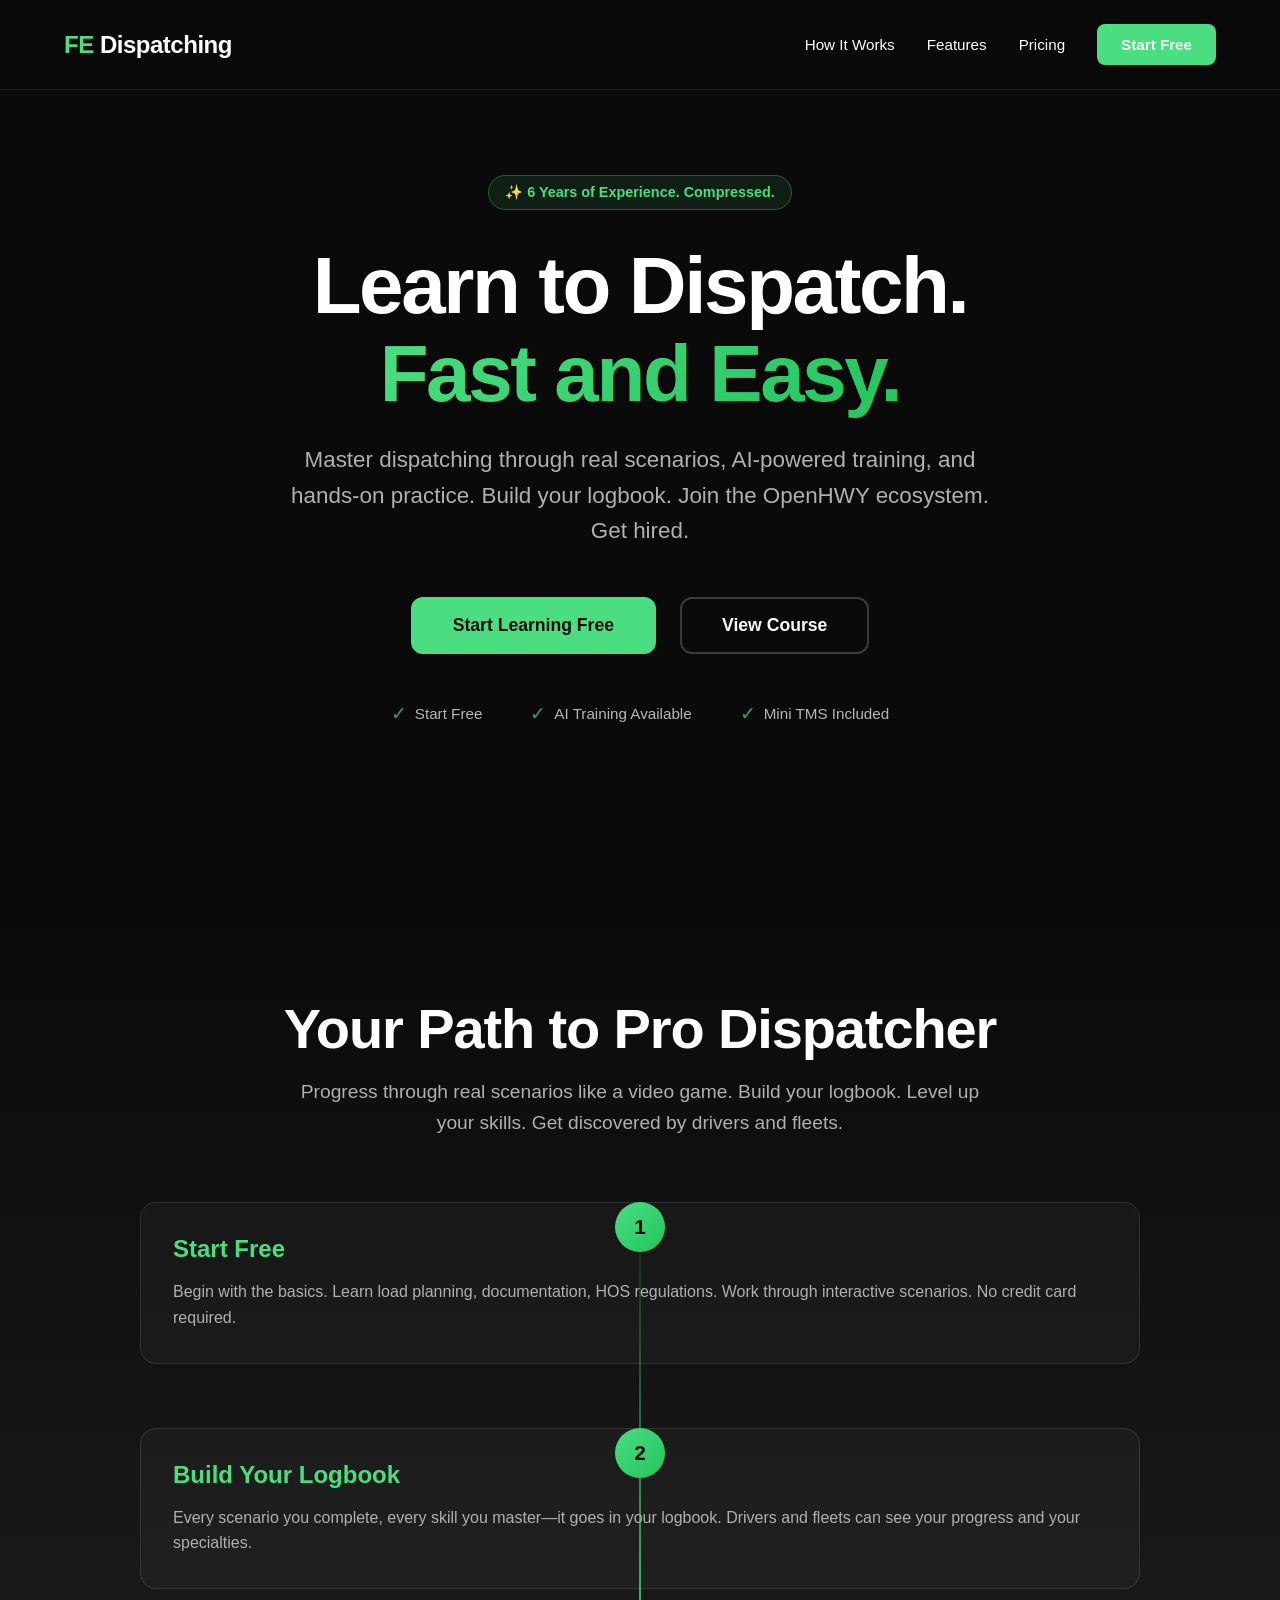
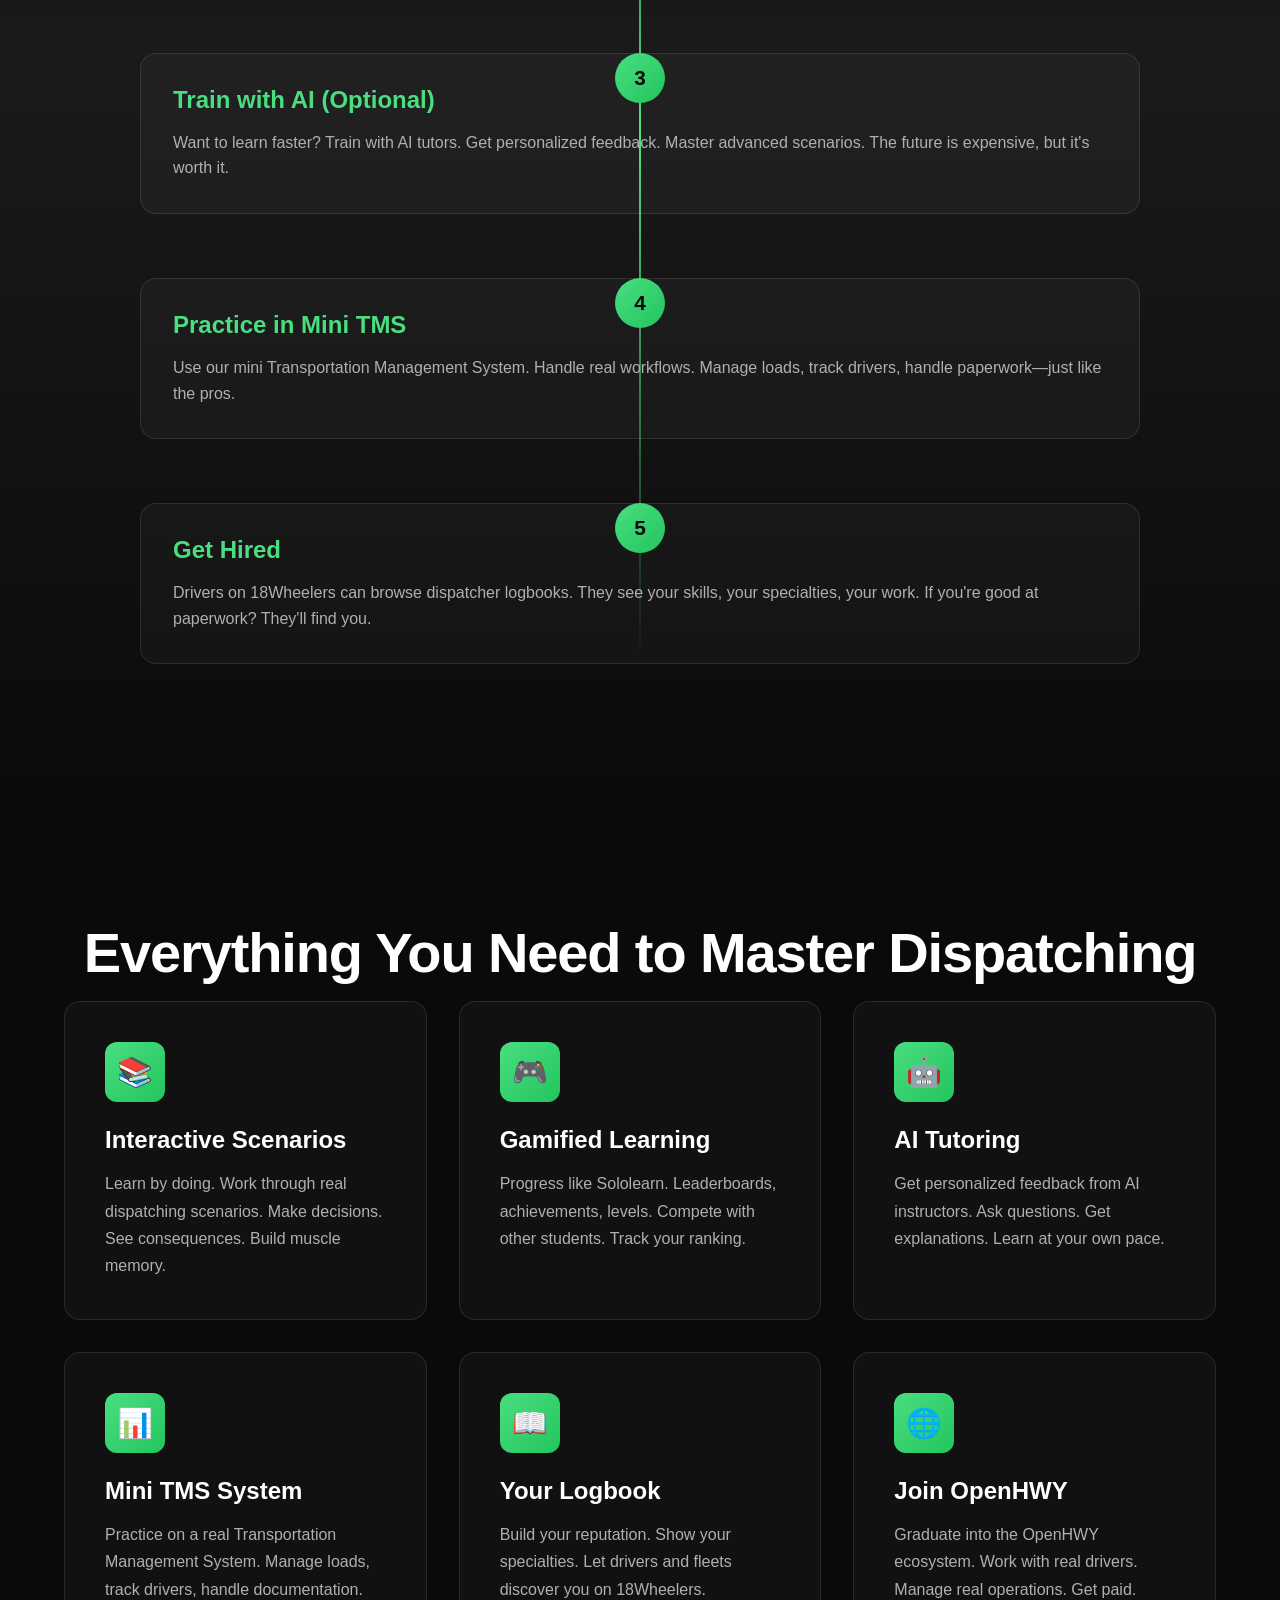
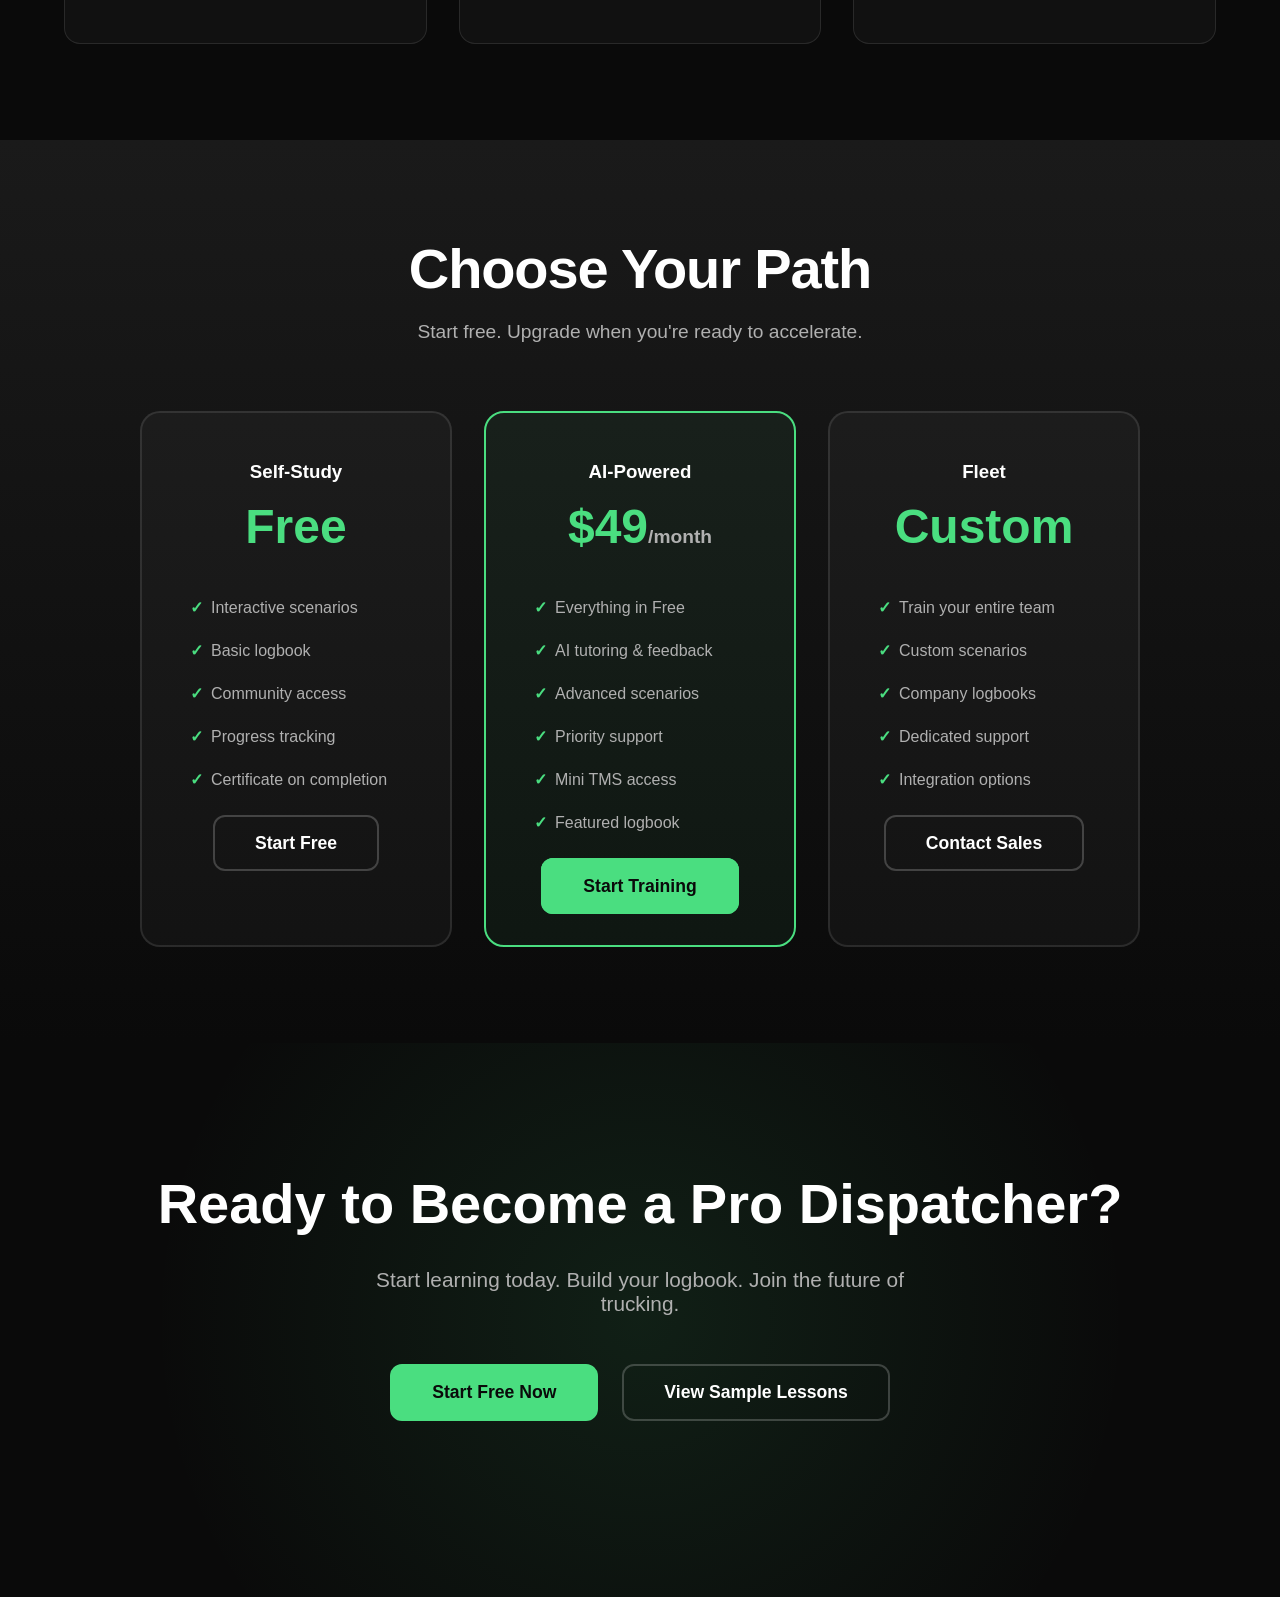
<file: lib/interfaces/OpenHWY/openhwy-marketing-courses-v2.html>
<!DOCTYPE html>
<html lang="en">
<head>
    <meta charset="UTF-8">
    <meta name="viewport" content="width=device-width, initial-scale=1.0">
    <title>FE Dispatching - Learn to Dispatch. Fast and Easy.</title>
    <style>
        * {
            margin: 0;
            padding: 0;
            box-sizing: border-box;
        }

        body {
            font-family: -apple-system, BlinkMacSystemFont, 'Segoe UI', Roboto, Oxygen, Ubuntu, Cantarell, sans-serif;
            background: #0a0a0a;
            color: #ffffff;
            overflow-x: hidden;
        }

        .nav {
            position: fixed;
            top: 0;
            width: 100%;
            padding: 1.5rem 5%;
            display: flex;
            justify-content: space-between;
            align-items: center;
            z-index: 1000;
            background: rgba(10, 10, 10, 0.95);
            backdrop-filter: blur(10px);
            border-bottom: 1px solid rgba(255, 255, 255, 0.1);
        }

        .logo {
            font-size: 1.5rem;
            font-weight: 700;
            letter-spacing: -0.02em;
        }

        .logo .fe {
            color: #4ade80;
        }

        .nav-links {
            display: flex;
            gap: 2rem;
            align-items: center;
        }

        .nav-links a {
            color: #ffffff;
            text-decoration: none;
            font-size: 0.95rem;
            transition: color 0.3s;
        }

        .nav-links a:hover {
            color: #4ade80;
        }

        .cta-button {
            background: #4ade80;
            color: #0a0a0a;
            padding: 0.75rem 1.5rem;
            border-radius: 8px;
            font-weight: 600;
            transition: all 0.3s;
        }

        .cta-button:hover {
            background: #22c55e;
            transform: translateY(-2px);
        }

        .hero {
            min-height: 100vh;
            display: flex;
            align-items: center;
            justify-content: center;
            padding: 0 5%;
            position: relative;
            overflow: hidden;
        }

        .progress-bg {
            position: absolute;
            top: 0;
            left: 0;
            width: 100%;
            height: 100%;
            opacity: 0.1;
        }

        .progress-bar {
            position: absolute;
            height: 4px;
            background: linear-gradient(90deg, #4ade80, #22c55e);
            animation: progressLoad 3s ease-in-out infinite;
        }

        @keyframes progressLoad {
            0% { width: 0; left: 0; }
            50% { width: 70%; left: 15%; }
            100% { width: 0; left: 100%; }
        }

        .progress-bar:nth-child(1) { top: 20%; animation-delay: 0s; }
        .progress-bar:nth-child(2) { top: 40%; animation-delay: 1s; }
        .progress-bar:nth-child(3) { top: 60%; animation-delay: 2s; }
        .progress-bar:nth-child(4) { top: 80%; animation-delay: 1.5s; }

        .hero-content {
            position: relative;
            z-index: 1;
            max-width: 1200px;
            text-align: center;
        }

        .badge {
            display: inline-block;
            background: rgba(74, 222, 128, 0.1);
            border: 1px solid rgba(74, 222, 128, 0.3);
            color: #4ade80;
            padding: 0.5rem 1rem;
            border-radius: 20px;
            font-size: 0.9rem;
            font-weight: 600;
            margin-bottom: 2rem;
        }

        .hero h1 {
            font-size: clamp(2.5rem, 8vw, 5rem);
            font-weight: 800;
            line-height: 1.1;
            margin-bottom: 1.5rem;
            letter-spacing: -0.03em;
        }

        .hero h1 .highlight {
            background: linear-gradient(135deg, #4ade80 0%, #22c55e 100%);
            -webkit-background-clip: text;
            -webkit-text-fill-color: transparent;
            background-clip: text;
        }

        .hero p {
            font-size: clamp(1.1rem, 2vw, 1.4rem);
            color: #b0b0b0;
            margin-bottom: 3rem;
            max-width: 700px;
            margin-left: auto;
            margin-right: auto;
            line-height: 1.6;
        }

        .hero-buttons {
            display: flex;
            gap: 1.5rem;
            justify-content: center;
            flex-wrap: wrap;
            margin-bottom: 3rem;
        }

        .btn-primary {
            background: #4ade80;
            color: #0a0a0a;
            padding: 1rem 2.5rem;
            border-radius: 12px;
            text-decoration: none;
            font-weight: 600;
            font-size: 1.1rem;
            transition: all 0.3s;
            border: 2px solid #4ade80;
            cursor: pointer;
        }

        .btn-primary:hover {
            background: #22c55e;
            transform: translateY(-3px);
            box-shadow: 0 10px 30px rgba(74, 222, 128, 0.3);
        }

        .btn-secondary {
            background: transparent;
            color: #ffffff;
            padding: 1rem 2.5rem;
            border-radius: 12px;
            text-decoration: none;
            font-weight: 600;
            font-size: 1.1rem;
            transition: all 0.3s;
            border: 2px solid rgba(255, 255, 255, 0.2);
            cursor: pointer;
        }

        .btn-secondary:hover {
            border-color: #4ade80;
            background: rgba(74, 222, 128, 0.1);
            transform: translateY(-3px);
        }

        .trust-indicators {
            display: flex;
            justify-content: center;
            gap: 3rem;
            flex-wrap: wrap;
            opacity: 0.7;
        }

        .trust-item {
            display: flex;
            align-items: center;
            gap: 0.5rem;
            font-size: 0.95rem;
        }

        .trust-icon {
            color: #4ade80;
            font-size: 1.2rem;
        }

        section {
            padding: 6rem 5%;
        }

        .section-title {
            font-size: clamp(2rem, 5vw, 3.5rem);
            font-weight: 800;
            text-align: center;
            margin-bottom: 1rem;
            letter-spacing: -0.02em;
        }

        .section-subtitle {
            font-size: 1.2rem;
            color: #b0b0b0;
            text-align: center;
            max-width: 700px;
            margin: 0 auto 4rem;
            line-height: 1.6;
        }

        .learning-path {
            background: linear-gradient(180deg, #0a0a0a 0%, #1a1a1a 50%, #0a0a0a 100%);
        }

        .path-container {
            max-width: 1000px;
            margin: 0 auto;
            position: relative;
        }

        .path-line {
            position: absolute;
            left: 50%;
            top: 0;
            bottom: 0;
            width: 2px;
            background: linear-gradient(180deg, transparent, #4ade80, transparent);
            transform: translateX(-50%);
        }

        .path-step {
            display: flex;
            gap: 2rem;
            margin-bottom: 4rem;
            position: relative;
        }

        .path-step:nth-child(even) {
            flex-direction: row-reverse;
        }

        .step-content {
            flex: 1;
            background: rgba(255, 255, 255, 0.03);
            border: 1px solid rgba(255, 255, 255, 0.1);
            border-radius: 16px;
            padding: 2rem;
            transition: all 0.3s;
        }

        .step-content:hover {
            border-color: #4ade80;
            background: rgba(74, 222, 128, 0.05);
            transform: translateY(-5px);
        }

        .step-number {
            position: absolute;
            left: 50%;
            transform: translateX(-50%);
            width: 50px;
            height: 50px;
            background: linear-gradient(135deg, #4ade80, #22c55e);
            border-radius: 50%;
            display: flex;
            align-items: center;
            justify-content: center;
            font-weight: 800;
            font-size: 1.3rem;
            color: #0a0a0a;
            z-index: 1;
        }

        .step-content h3 {
            font-size: 1.5rem;
            margin-bottom: 1rem;
            color: #4ade80;
        }

        .step-content p {
            color: #b0b0b0;
            line-height: 1.6;
        }

        .features-section {
            background: #0a0a0a;
        }

        .features-grid {
            display: grid;
            grid-template-columns: repeat(auto-fit, minmax(300px, 1fr));
            gap: 2rem;
            max-width: 1200px;
            margin: 0 auto;
        }

        .feature-card {
            background: rgba(255, 255, 255, 0.03);
            border: 1px solid rgba(255, 255, 255, 0.1);
            border-radius: 16px;
            padding: 2.5rem;
            transition: all 0.3s;
        }

        .feature-card:hover {
            border-color: #4ade80;
            background: rgba(74, 222, 128, 0.05);
            transform: translateY(-5px);
        }

        .feature-icon {
            width: 60px;
            height: 60px;
            background: linear-gradient(135deg, #4ade80, #22c55e);
            border-radius: 12px;
            display: flex;
            align-items: center;
            justify-content: center;
            font-size: 1.8rem;
            margin-bottom: 1.5rem;
        }

        .feature-card h3 {
            font-size: 1.5rem;
            margin-bottom: 1rem;
        }

        .feature-card p {
            color: #b0b0b0;
            line-height: 1.7;
        }

        .pricing-section {
            background: linear-gradient(180deg, #1a1a1a 0%, #0a0a0a 100%);
        }

        .pricing-cards {
            display: grid;
            grid-template-columns: repeat(auto-fit, minmax(300px, 1fr));
            gap: 2rem;
            max-width: 1000px;
            margin: 0 auto;
        }

        .pricing-card {
            background: rgba(255, 255, 255, 0.03);
            border: 2px solid rgba(255, 255, 255, 0.1);
            border-radius: 20px;
            padding: 3rem;
            text-align: center;
            transition: all 0.3s;
        }

        .pricing-card.featured {
            border-color: #4ade80;
            background: rgba(74, 222, 128, 0.05);
            transform: scale(1.05);
        }

        .pricing-card:hover {
            transform: translateY(-10px) scale(1.02);
        }

        .pricing-card.featured:hover {
            transform: translateY(-10px) scale(1.07);
        }

        .price-tag {
            font-size: 3rem;
            font-weight: 800;
            color: #4ade80;
            margin: 1rem 0;
        }

        .price-tag span {
            font-size: 1.2rem;
            color: #b0b0b0;
        }

        .pricing-features {
            list-style: none;
            margin: 2rem 0;
            text-align: left;
        }

        .pricing-features li {
            padding: 0.75rem 0;
            color: #b0b0b0;
            display: flex;
            align-items: center;
            gap: 0.5rem;
        }

        .pricing-features li::before {
            content: "✓";
            color: #4ade80;
            font-weight: 800;
        }

        .cta-section {
            text-align: center;
            padding: 8rem 5%;
            background: radial-gradient(circle at center, rgba(74, 222, 128, 0.1) 0%, transparent 70%);
        }

        .cta-section h2 {
            font-size: clamp(2rem, 5vw, 3.5rem);
            margin-bottom: 2rem;
        }

        .cta-section p {
            font-size: 1.3rem;
            color: #b0b0b0;
            margin-bottom: 3rem;
            max-width: 600px;
            margin-left: auto;
            margin-right: auto;
        }

        @media (max-width: 768px) {
            .nav-links a:not(.cta-button) {
                display: none;
            }

            .path-step {
                flex-direction: column !important;
            }

            .path-line {
                display: none;
            }

            .step-number {
                position: relative;
                left: 0;
                transform: none;
                margin-bottom: 1rem;
            }

            .trust-indicators {
                gap: 1rem;
            }
        }
    </style>
</head>
<body>
    <nav class="nav">
        <div class="logo"><span class="fe">FE</span> Dispatching</div>
        <div class="nav-links">
            <a href="#how">How It Works</a>
            <a href="#features">Features</a>
            <a href="#pricing">Pricing</a>
            <a href="#" class="cta-button">Start Free</a>
        </div>
    </nav>

    <section class="hero">
        <div class="progress-bg">
            <div class="progress-bar"></div>
            <div class="progress-bar"></div>
            <div class="progress-bar"></div>
            <div class="progress-bar"></div>
        </div>
        <div class="hero-content">
            <div class="badge">✨ 6 Years of Experience. Compressed.</div>
            <h1>Learn to Dispatch.<br/><span class="highlight">Fast and Easy.</span></h1>
            <p>Master dispatching through real scenarios, AI-powered training, and hands-on practice. Build your logbook. Join the OpenHWY ecosystem. Get hired.</p>
            <div class="hero-buttons">
                <a href="#" class="btn-primary">Start Learning Free</a>
                <a href="#" class="btn-secondary">View Course</a>
            </div>
            <div class="trust-indicators">
                <div class="trust-item">
                    <span class="trust-icon">✓</span>
                    <span>Start Free</span>
                </div>
                <div class="trust-item">
                    <span class="trust-icon">✓</span>
                    <span>AI Training Available</span>
                </div>
                <div class="trust-item">
                    <span class="trust-icon">✓</span>
                    <span>Mini TMS Included</span>
                </div>
            </div>
        </div>
    </section>

    <section id="how" class="learning-path">
        <h2 class="section-title">Your Path to Pro Dispatcher</h2>
        <p class="section-subtitle">Progress through real scenarios like a video game. Build your logbook. Level up your skills. Get discovered by drivers and fleets.</p>
        
        <div class="path-container">
            <div class="path-line"></div>
            
            <div class="path-step">
                <div class="step-number">1</div>
                <div class="step-content">
                    <h3>Start Free</h3>
                    <p>Begin with the basics. Learn load planning, documentation, HOS regulations. Work through interactive scenarios. No credit card required.</p>
                </div>
            </div>

            <div class="path-step">
                <div class="step-number">2</div>
                <div class="step-content">
                    <h3>Build Your Logbook</h3>
                    <p>Every scenario you complete, every skill you master—it goes in your logbook. Drivers and fleets can see your progress and your specialties.</p>
                </div>
            </div>

            <div class="path-step">
                <div class="step-number">3</div>
                <div class="step-content">
                    <h3>Train with AI (Optional)</h3>
                    <p>Want to learn faster? Train with AI tutors. Get personalized feedback. Master advanced scenarios. The future is expensive, but it's worth it.</p>
                </div>
            </div>

            <div class="path-step">
                <div class="step-number">4</div>
                <div class="step-content">
                    <h3>Practice in Mini TMS</h3>
                    <p>Use our mini Transportation Management System. Handle real workflows. Manage loads, track drivers, handle paperwork—just like the pros.</p>
                </div>
            </div>

            <div class="path-step">
                <div class="step-number">5</div>
                <div class="step-content">
                    <h3>Get Hired</h3>
                    <p>Drivers on 18Wheelers can browse dispatcher logbooks. They see your skills, your specialties, your work. If you're good at paperwork? They'll find you.</p>
                </div>
            </div>
        </div>
    </section>

    <section id="features" class="features-section">
        <h2 class="section-title">Everything You Need to Master Dispatching</h2>
        
        <div class="features-grid">
            <div class="feature-card">
                <div class="feature-icon">📚</div>
                <h3>Interactive Scenarios</h3>
                <p>Learn by doing. Work through real dispatching scenarios. Make decisions. See consequences. Build muscle memory.</p>
            </div>
            <div class="feature-card">
                <div class="feature-icon">🎮</div>
                <h3>Gamified Learning</h3>
                <p>Progress like Sololearn. Leaderboards, achievements, levels. Compete with other students. Track your ranking.</p>
            </div>
            <div class="feature-card">
                <div class="feature-icon">🤖</div>
                <h3>AI Tutoring</h3>
                <p>Get personalized feedback from AI instructors. Ask questions. Get explanations. Learn at your own pace.</p>
            </div>
            <div class="feature-card">
                <div class="feature-icon">📊</div>
                <h3>Mini TMS System</h3>
                <p>Practice on a real Transportation Management System. Manage loads, track drivers, handle documentation.</p>
            </div>
            <div class="feature-card">
                <div class="feature-icon">📖</div>
                <h3>Your Logbook</h3>
                <p>Build your reputation. Show your specialties. Let drivers and fleets discover you on 18Wheelers.</p>
            </div>
            <div class="feature-card">
                <div class="feature-icon">🌐</div>
                <h3>Join OpenHWY</h3>
                <p>Graduate into the OpenHWY ecosystem. Work with real drivers. Manage real operations. Get paid.</p>
            </div>
        </div>
    </section>

    <section id="pricing" class="pricing-section">
        <h2 class="section-title">Choose Your Path</h2>
        <p class="section-subtitle">Start free. Upgrade when you're ready to accelerate.</p>
        
        <div class="pricing-cards">
            <div class="pricing-card">
                <h3>Self-Study</h3>
                <div class="price-tag">Free</div>
                <ul class="pricing-features">
                    <li>Interactive scenarios</li>
                    <li>Basic logbook</li>
                    <li>Community access</li>
                    <li>Progress tracking</li>
                    <li>Certificate on completion</li>
                </ul>
                <a href="#" class="btn-secondary">Start Free</a>
            </div>

            <div class="pricing-card featured">
                <h3>AI-Powered</h3>
                <div class="price-tag">$49<span>/month</span></div>
                <ul class="pricing-features">
                    <li>Everything in Free</li>
                    <li>AI tutoring & feedback</li>
                    <li>Advanced scenarios</li>
                    <li>Priority support</li>
                    <li>Mini TMS access</li>
                    <li>Featured logbook</li>
                </ul>
                <a href="#" class="btn-primary">Start Training</a>
            </div>

            <div class="pricing-card">
                <h3>Fleet</h3>
                <div class="price-tag">Custom</div>
                <ul class="pricing-features">
                    <li>Train your entire team</li>
                    <li>Custom scenarios</li>
                    <li>Company logbooks</li>
                    <li>Dedicated support</li>
                    <li>Integration options</li>
                </ul>
                <a href="#" class="btn-secondary">Contact Sales</a>
            </div>
        </div>
    </section>

    <section class="cta-section">
        <h2>Ready to Become a Pro Dispatcher?</h2>
        <p>Start learning today. Build your logbook. Join the future of trucking.</p>
        <div class="hero-buttons">
            <a href="#" class="btn-primary">Start Free Now</a>
            <a href="#" class="btn-secondary">View Sample Lessons</a>
        </div>
    </section>

    <script>
        document.querySelectorAll('a[href^="#"]').forEach(anchor => {
            anchor.addEventListener('click', function (e) {
                e.preventDefault();
                const target = document.querySelector(this.getAttribute('href'));
                if (target) {
                    target.scrollIntoView({ behavior: 'smooth', block: 'start' });
                }
            });
        });

        const cards = document.querySelectorAll('.feature-card, .step-content, .pricing-card');
        const observer = new IntersectionObserver((entries) => {
            entries.forEach(entry => {
                if (entry.isIntersecting) {
                    entry.target.style.opacity = '1';
                    entry.target.style.transform = 'translateY(0)';
                }
            });
        }, { threshold: 0.1 });

        cards.forEach(card => {
            card.style.opacity = '0';
            card.style.transform = 'translateY(30px)';
            card.style.transition = 'all 0.6s ease-out';
            observer.observe(card);
        });
    </script>
</body>
</html>
</file>
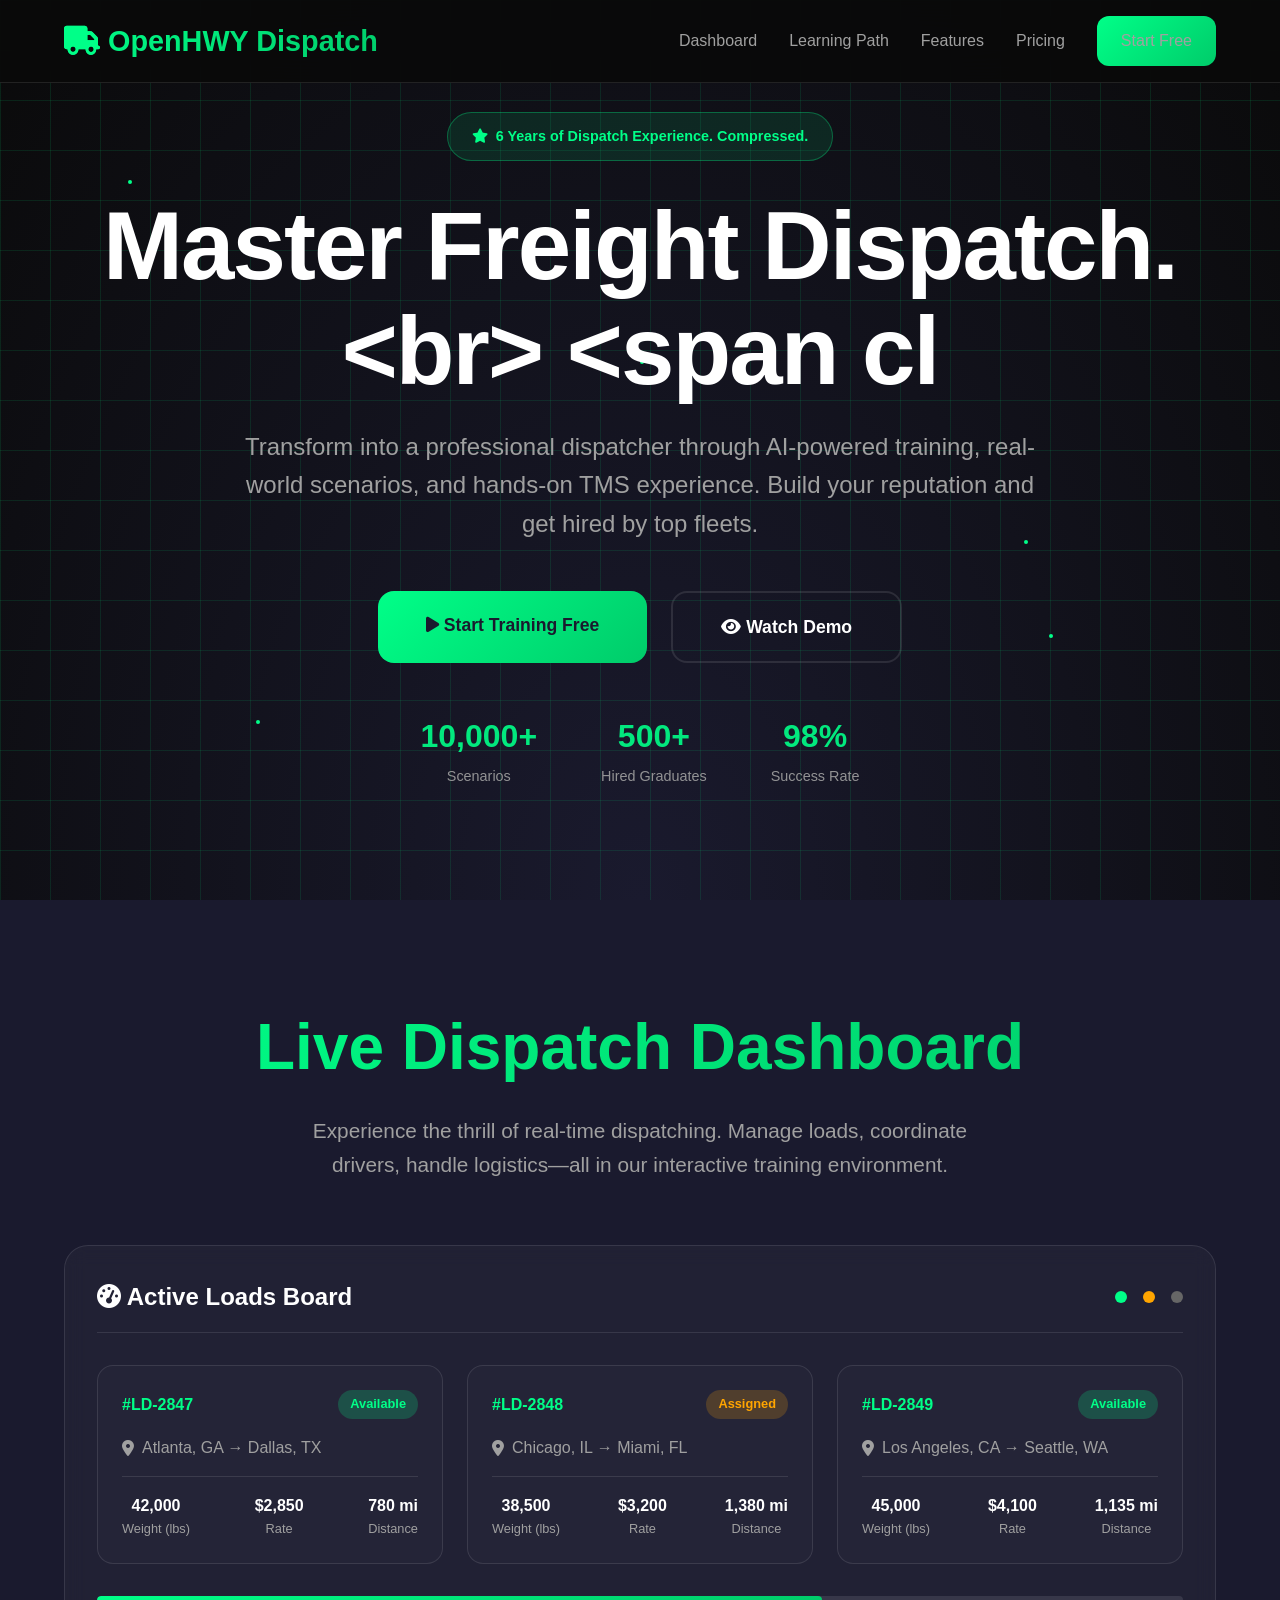
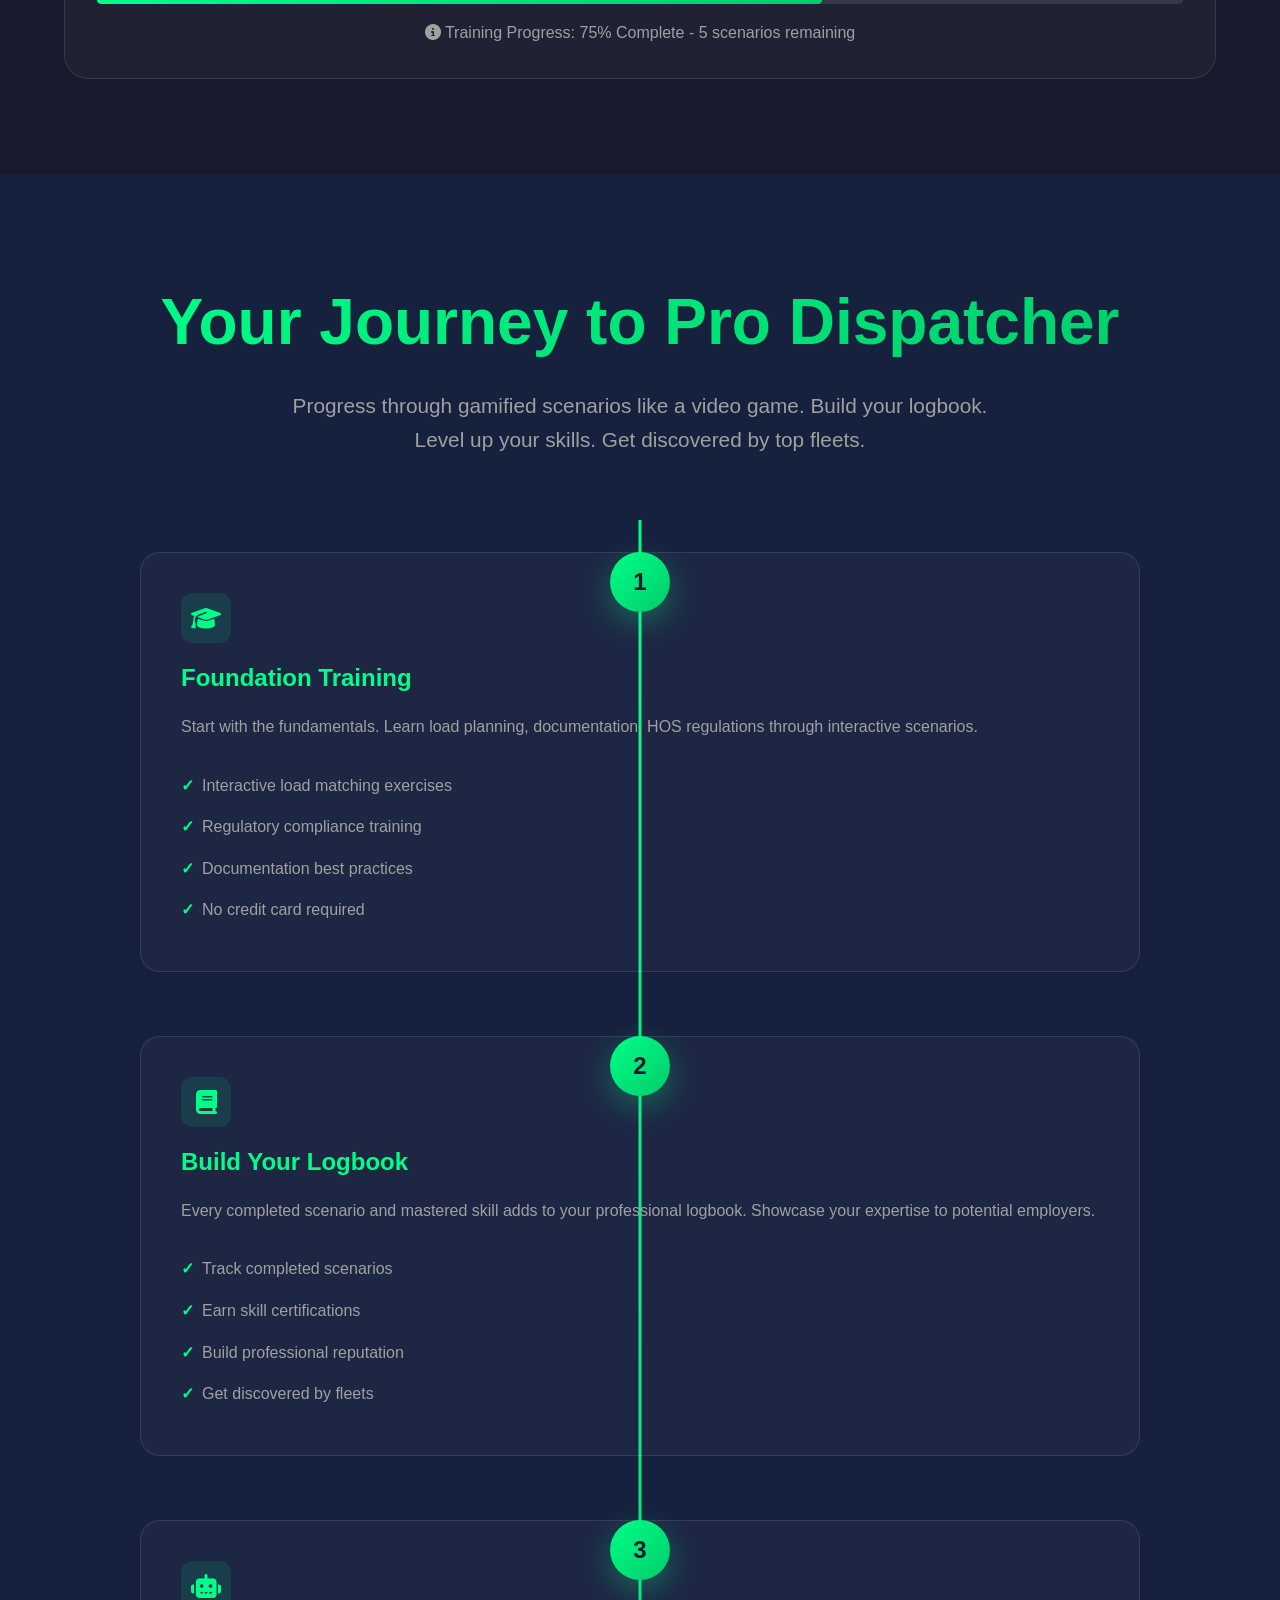
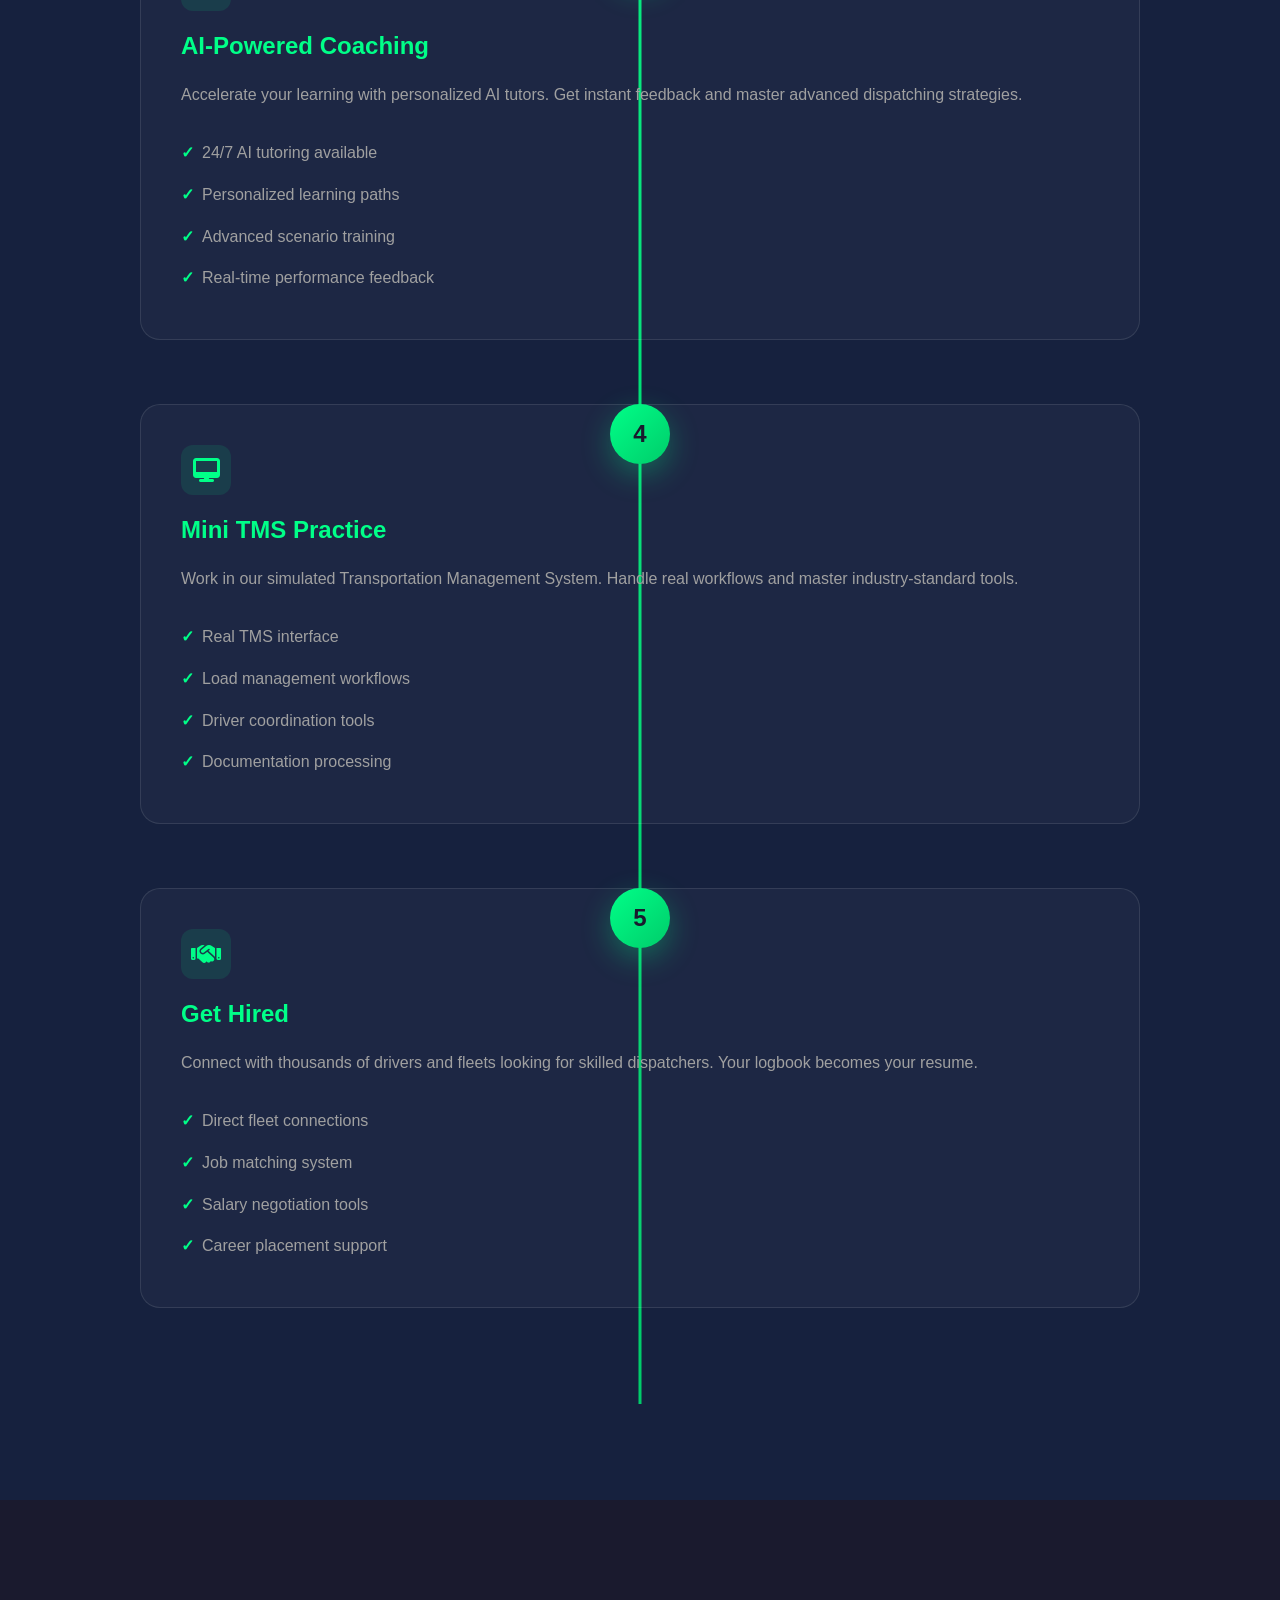
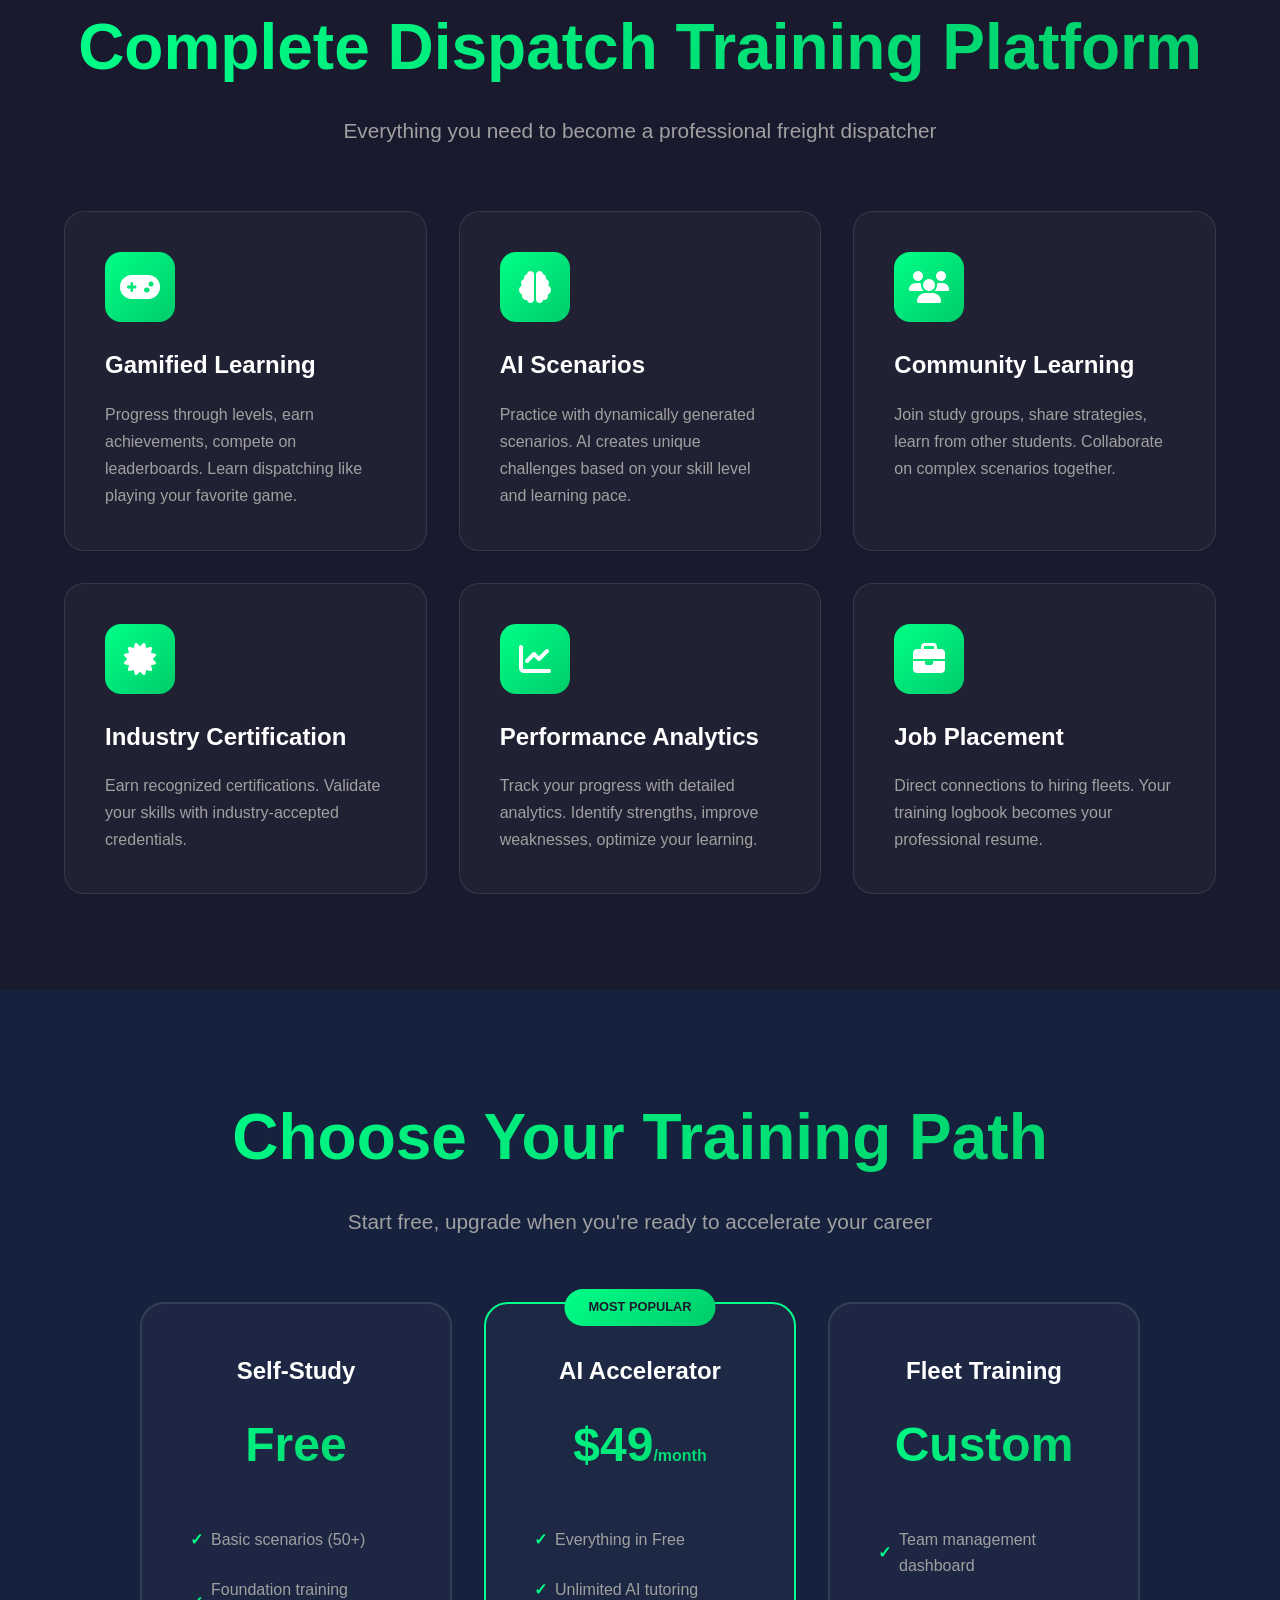
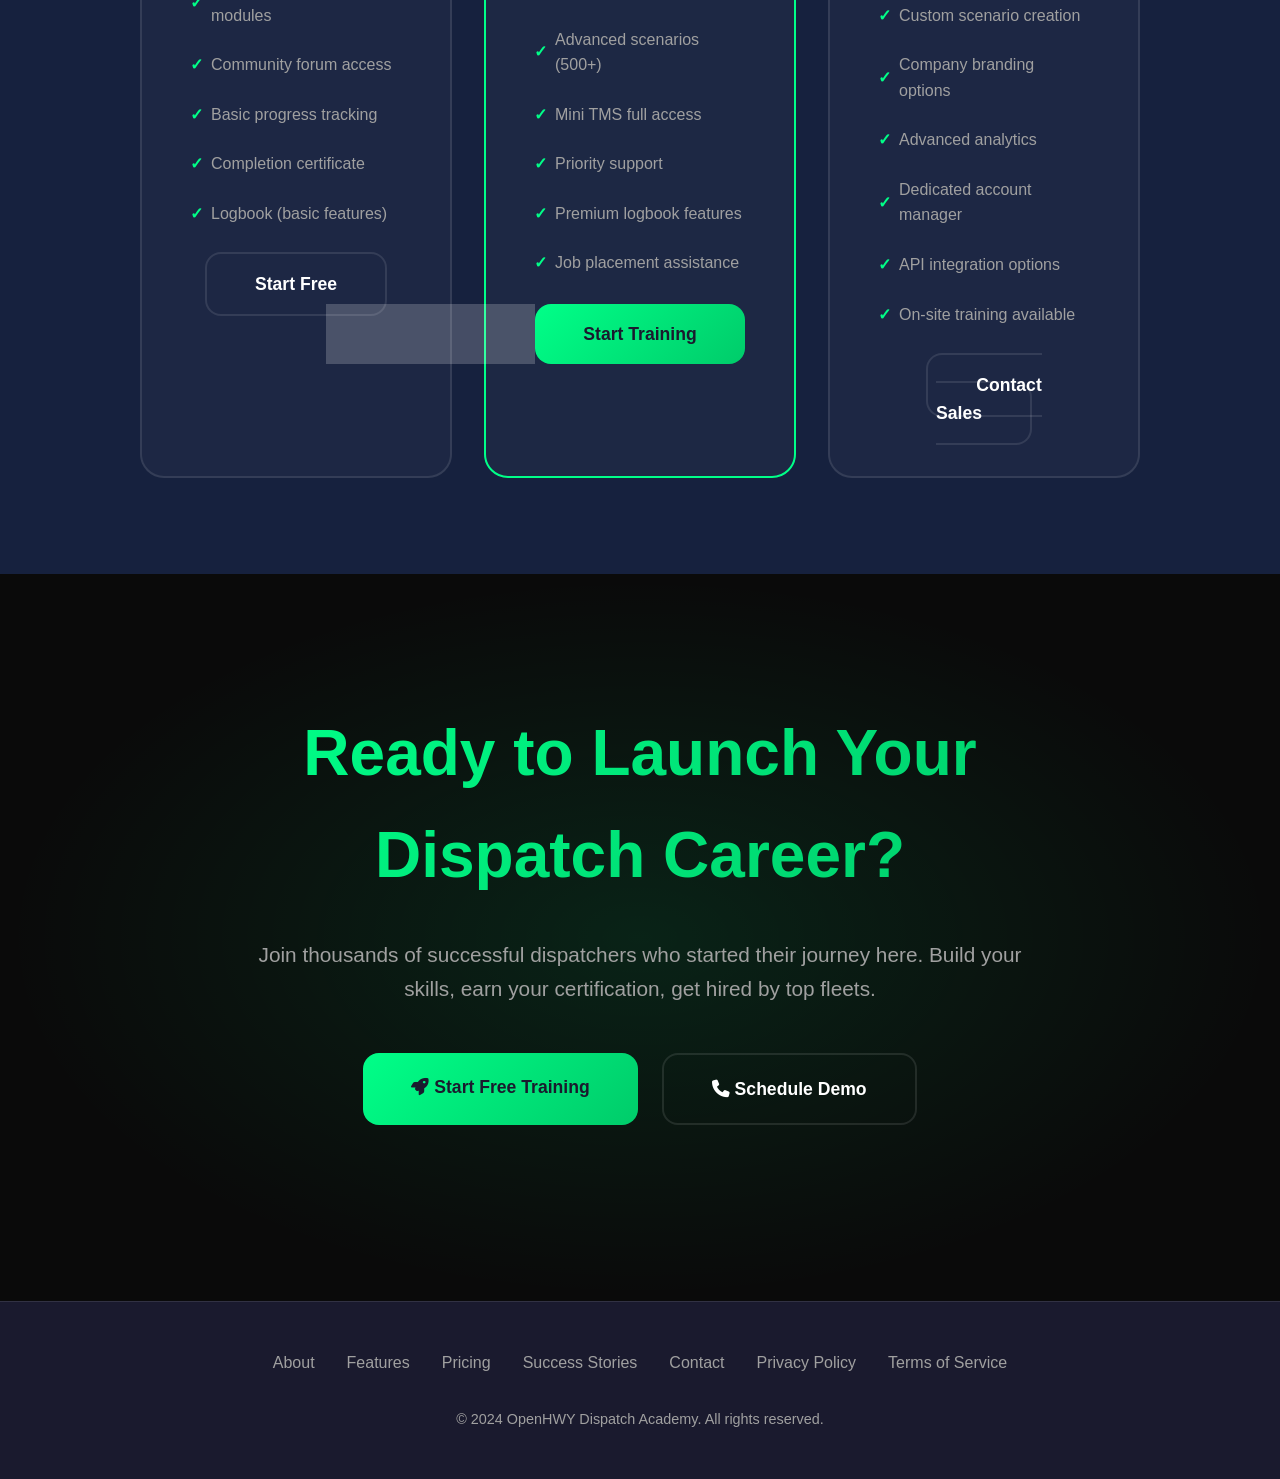
<file: lib/interfaces/OpenHWY/openhwy-marketing-courses.html>
<!DOCTYPE html>
<html lang="en">
<head>
    <meta charset="UTF-8">
    <meta name="viewport" content="width=device-width, initial-scale=1.0">
    <title>OpenHWY Dispatch Academy - Master the Art of Freight Dispatch</title>
    <link href="https://cdnjs.cloudflare.com/ajax/libs/font-awesome/6.4.0/css/all.min.css" rel="stylesheet">
    <style>
        * {
            margin: 0;
            padding: 0;
            box-sizing: border-box;
        }

        :root {
            --primary: #00ff88;
            --primary-dark: #00cc6a;
            --secondary: #1a1a2e;
            --accent: #16213e;
            --text-primary: #ffffff;
            --text-secondary: #a0a0a0;
            --gradient: linear-gradient(135deg, #00ff88, #00cc6a);
            --card-bg: rgba(255, 255, 255, 0.03);
            --border-color: rgba(255, 255, 255, 0.1);
        }

        body {
            font-family: 'Inter', -apple-system, BlinkMacSystemFont, sans-serif;
            background: #0a0a0a;
            color: var(--text-primary);
            overflow-x: hidden;
            line-height: 1.6;
        }

        /* Navigation */
        nav {
            position: fixed;
            top: 0;
            width: 100%;
            padding: 1rem 5%;
            background: rgba(10, 10, 10, 0.95);
            backdrop-filter: blur(20px);
            border-bottom: 1px solid var(--border-color);
            z-index: 1000;
            transition: all 0.3s ease;
        }

        .nav-container {
            max-width: 1400px;
            margin: 0 auto;
            display: flex;
            justify-content: space-between;
            align-items: center;
        }

        .logo {
            font-size: 1.8rem;
            font-weight: 800;
            background: var(--gradient);
            -webkit-background-clip: text;
            -webkit-text-fill-color: transparent;
            display: flex;
            align-items: center;
            gap: 0.5rem;
        }

        .logo i {
            -webkit-text-fill-color: var(--primary);
        }

        .nav-links {
            display: flex;
            gap: 2rem;
            align-items: center;
        }

        .nav-links a {
            color: var(--text-secondary);
            text-decoration: none;
            font-weight: 500;
            transition: all 0.3s ease;
            position: relative;
        }

        .nav-links a:hover {
            color: var(--primary);
        }

        .nav-links a::after {
            content: '';
            position: absolute;
            bottom: -5px;
            left: 0;
            width: 0;
            height: 2px;
            background: var(--gradient);
            transition: width 0.3s ease;
        }

        .nav-links a:hover::after {
            width: 100%;
        }

        .cta-nav {
            background: var(--gradient);
            color: var(--secondary);
            padding: 0.75rem 1.5rem;
            border-radius: 12px;
            font-weight: 600;
            text-decoration: none;
            transition: all 0.3s ease;
            border: none;
            cursor: pointer;
        }

        .cta-nav:hover {
            transform: translateY(-2px);
            box-shadow: 0 10px 30px rgba(0, 255, 136, 0.3);
        }

        /* Hero Section */
        .hero {
            min-height: 100vh;
            display: flex;
            align-items: center;
            justify-content: center;
            padding: 0 5%;
            position: relative;
            background: radial-gradient(ellipse at bottom, #1a1a2e 0%, #0a0a0a 100%);
        }

        .hero-bg {
            position: absolute;
            top: 0;
            left: 0;
            width: 100%;
            height: 100%;
            overflow: hidden;
        }

        .grid-lines {
            position: absolute;
            width: 100%;
            height: 100%;
            background-image: 
                linear-gradient(rgba(0, 255, 136, 0.1) 1px, transparent 1px),
                linear-gradient(90deg, rgba(0, 255, 136, 0.1) 1px, transparent 1px);
            background-size: 50px 50px;
            animation: gridMove 20s linear infinite;
        }

        @keyframes gridMove {
            0% { transform: translate(0, 0); }
            100% { transform: translate(50px, 50px); }
        }

        .floating-elements {
            position: absolute;
            width: 100%;
            height: 100%;
        }

        .floating-element {
            position: absolute;
            width: 4px;
            height: 4px;
            background: var(--primary);
            border-radius: 50%;
            animation: float 6s ease-in-out infinite;
        }

        @keyframes float {
            0%, 100% { transform: translateY(0px); opacity: 0.3; }
            50% { transform: translateY(-20px); opacity: 1; }
        }

        .hero-content {
            position: relative;
            z-index: 2;
            max-width: 1200px;
            text-align: center;
        }

        .hero-badge {
            display: inline-flex;
            align-items: center;
            gap: 0.5rem;
            background: rgba(0, 255, 136, 0.1);
            border: 1px solid rgba(0, 255, 136, 0.3);
            color: var(--primary);
            padding: 0.75rem 1.5rem;
            border-radius: 50px;
            font-size: 0.9rem;
            font-weight: 600;
            margin-bottom: 2rem;
            animation: pulse 2s ease-in-out infinite;
        }

        @keyframes pulse {
            0%, 100% { transform: scale(1); }
            50% { transform: scale(1.05); }
        }

        .hero h1 {
            font-size: clamp(3rem, 8vw, 6rem);
            font-weight: 900;
            line-height: 1.1;
            margin-bottom: 1.5rem;
            letter-spacing: -0.02em;
        }

        .hero h1 .gradient-text {
            background: var(--gradient);
            -webkit-background-clip: text;
            -webkit-text-fill-color: transparent;
        }

        .hero-description {
            font-size: clamp(1.2rem, 2vw, 1.5rem);
            color: var(--text-secondary);
            margin-bottom: 3rem;
            max-width: 800px;
            margin-left: auto;
            margin-right: auto;
        }

        .hero-buttons {
            display: flex;
            gap: 1.5rem;
            justify-content: center;
            flex-wrap: wrap;
            margin-bottom: 3rem;
        }

        .btn-primary {
            background: var(--gradient);
            color: var(--secondary);
            padding: 1.25rem 3rem;
            border-radius: 16px;
            text-decoration: none;
            font-weight: 700;
            font-size: 1.1rem;
            transition: all 0.3s ease;
            border: none;
            cursor: pointer;
            position: relative;
            overflow: hidden;
        }

        .btn-primary::before {
            content: '';
            position: absolute;
            top: 0;
            left: -100%;
            width: 100%;
            height: 100%;
            background: rgba(255, 255, 255, 0.2);
            transition: left 0.5s ease;
        }

        .btn-primary:hover::before {
            left: 100%;
        }

        .btn-primary:hover {
            transform: translateY(-3px);
            box-shadow: 0 20px 40px rgba(0, 255, 136, 0.3);
        }

        .btn-secondary {
            background: transparent;
            color: var(--text-primary);
            padding: 1.25rem 3rem;
            border-radius: 16px;
            text-decoration: none;
            font-weight: 600;
            font-size: 1.1rem;
            transition: all 0.3s ease;
            border: 2px solid var(--border-color);
            cursor: pointer;
        }

        .btn-secondary:hover {
            border-color: var(--primary);
            background: rgba(0, 255, 136, 0.1);
            transform: translateY(-3px);
        }

        .stats-row {
            display: flex;
            justify-content: center;
            gap: 4rem;
            flex-wrap: wrap;
            opacity: 0.9;
        }

        .stat-item {
            text-align: center;
        }

        .stat-number {
            font-size: 2rem;
            font-weight: 800;
            color: var(--primary);
            display: block;
        }

        .stat-label {
            font-size: 0.9rem;
            color: var(--text-secondary);
        }

        /* Interactive Dashboard Section */
        .dashboard-section {
            padding: 6rem 5%;
            background: var(--secondary);
        }

        .section-header {
            text-align: center;
            margin-bottom: 4rem;
        }

        .section-title {
            font-size: clamp(2.5rem, 5vw, 4rem);
            font-weight: 800;
            margin-bottom: 1rem;
            background: var(--gradient);
            -webkit-background-clip: text;
            -webkit-text-fill-color: transparent;
        }

        .section-subtitle {
            font-size: 1.3rem;
            color: var(--text-secondary);
            max-width: 700px;
            margin: 0 auto;
        }

        .dashboard-preview {
            max-width: 1200px;
            margin: 0 auto;
            background: var(--card-bg);
            border: 1px solid var(--border-color);
            border-radius: 24px;
            padding: 2rem;
            backdrop-filter: blur(10px);
        }

        .dashboard-header {
            display: flex;
            justify-content: space-between;
            align-items: center;
            margin-bottom: 2rem;
            padding-bottom: 1rem;
            border-bottom: 1px solid var(--border-color);
        }

        .dashboard-title {
            font-size: 1.5rem;
            font-weight: 700;
        }

        .status-indicators {
            display: flex;
            gap: 1rem;
        }

        .status-dot {
            width: 12px;
            height: 12px;
            border-radius: 50%;
            animation: statusPulse 2s ease-in-out infinite;
        }

        .status-dot.active {
            background: var(--primary);
        }

        .status-dot.pending {
            background: #ffa500;
        }

        .status-dot.inactive {
            background: #666;
        }

        @keyframes statusPulse {
            0%, 100% { opacity: 1; }
            50% { opacity: 0.5; }
        }

        .load-grid {
            display: grid;
            grid-template-columns: repeat(auto-fit, minmax(300px, 1fr));
            gap: 1.5rem;
            margin-bottom: 2rem;
        }

        .load-card {
            background: rgba(255, 255, 255, 0.02);
            border: 1px solid var(--border-color);
            border-radius: 16px;
            padding: 1.5rem;
            transition: all 0.3s ease;
            cursor: pointer;
            position: relative;
            overflow: hidden;
        }

        .load-card::before {
            content: '';
            position: absolute;
            top: 0;
            left: 0;
            width: 100%;
            height: 3px;
            background: var(--gradient);
            transform: scaleX(0);
            transition: transform 0.3s ease;
        }

        .load-card:hover::before {
            transform: scaleX(1);
        }

        .load-card:hover {
            transform: translateY(-5px);
            border-color: var(--primary);
            box-shadow: 0 10px 30px rgba(0, 255, 136, 0.1);
        }

        .load-header {
            display: flex;
            justify-content: space-between;
            align-items: center;
            margin-bottom: 1rem;
        }

        .load-id {
            font-weight: 700;
            color: var(--primary);
        }

        .load-status {
            padding: 0.25rem 0.75rem;
            border-radius: 20px;
            font-size: 0.8rem;
            font-weight: 600;
        }

        .status-available {
            background: rgba(0, 255, 136, 0.2);
            color: var(--primary);
        }

        .status-assigned {
            background: rgba(255, 165, 0, 0.2);
            color: #ffa500;
        }

        .load-route {
            display: flex;
            align-items: center;
            gap: 0.5rem;
            margin-bottom: 0.5rem;
            color: var(--text-secondary);
        }

        .load-details {
            display: flex;
            justify-content: space-between;
            margin-top: 1rem;
            padding-top: 1rem;
            border-top: 1px solid var(--border-color);
        }

        .load-detail {
            text-align: center;
        }

        .detail-value {
            font-weight: 700;
            color: var(--text-primary);
        }

        .detail-label {
            font-size: 0.8rem;
            color: var(--text-secondary);
        }

        /* Learning Path */
        .learning-path {
            padding: 6rem 5%;
            background: var(--accent);
        }

        .path-container {
            max-width: 1000px;
            margin: 0 auto;
            position: relative;
        }

        .path-timeline {
            position: relative;
            padding: 2rem 0;
        }

        .timeline-line {
            position: absolute;
            left: 50%;
            top: 0;
            bottom: 0;
            width: 3px;
            background: var(--gradient);
            transform: translateX(-50%);
        }

        .path-item {
            display: flex;
            gap: 2rem;
            margin-bottom: 4rem;
            position: relative;
        }

        .path-item:nth-child(even) {
            flex-direction: row-reverse;
        }

        .path-content {
            flex: 1;
            background: var(--card-bg);
            border: 1px solid var(--border-color);
            border-radius: 20px;
            padding: 2.5rem;
            transition: all 0.3s ease;
            position: relative;
        }

        .path-content:hover {
            transform: translateY(-5px);
            border-color: var(--primary);
            box-shadow: 0 20px 40px rgba(0, 255, 136, 0.1);
        }

        .path-number {
            position: absolute;
            left: 50%;
            transform: translateX(-50%);
            width: 60px;
            height: 60px;
            background: var(--gradient);
            border-radius: 50%;
            display: flex;
            align-items: center;
            justify-content: center;
            font-weight: 800;
            font-size: 1.5rem;
            color: var(--secondary);
            z-index: 2;
            box-shadow: 0 10px 30px rgba(0, 255, 136, 0.3);
        }

        .path-icon {
            width: 50px;
            height: 50px;
            background: rgba(0, 255, 136, 0.1);
            border-radius: 12px;
            display: flex;
            align-items: center;
            justify-content: center;
            margin-bottom: 1rem;
            font-size: 1.5rem;
            color: var(--primary);
        }

        .path-title {
            font-size: 1.5rem;
            font-weight: 700;
            margin-bottom: 1rem;
            color: var(--primary);
        }

        .path-description {
            color: var(--text-secondary);
            line-height: 1.7;
            margin-bottom: 1.5rem;
        }

        .path-features {
            list-style: none;
        }

        .path-features li {
            padding: 0.5rem 0;
            color: var(--text-secondary);
            display: flex;
            align-items: center;
            gap: 0.5rem;
        }

        .path-features li::before {
            content: '✓';
            color: var(--primary);
            font-weight: 700;
        }

        /* Features Grid */
        .features-section {
            padding: 6rem 5%;
            background: var(--secondary);
        }

        .features-grid {
            display: grid;
            grid-template-columns: repeat(auto-fit, minmax(350px, 1fr));
            gap: 2rem;
            max-width: 1200px;
            margin: 0 auto;
        }

        .feature-card {
            background: var(--card-bg);
            border: 1px solid var(--border-color);
            border-radius: 20px;
            padding: 2.5rem;
            transition: all 0.3s ease;
            position: relative;
            overflow: hidden;
        }

        .feature-card::after {
            content: '';
            position: absolute;
            top: -50%;
            left: -50%;
            width: 200%;
            height: 200%;
            background: radial-gradient(circle, rgba(0, 255, 136, 0.1) 0%, transparent 70%);
            opacity: 0;
            transition: opacity 0.3s ease;
        }

        .feature-card:hover::after {
            opacity: 1;
        }

        .feature-card:hover {
            transform: translateY(-10px);
            border-color: var(--primary);
        }

        .feature-icon {
            width: 70px;
            height: 70px;
            background: var(--gradient);
            border-radius: 16px;
            display: flex;
            align-items: center;
            justify-content: center;
            font-size: 2rem;
            margin-bottom: 1.5rem;
            position: relative;
            z-index: 1;
        }

        .feature-title {
            font-size: 1.5rem;
            font-weight: 700;
            margin-bottom: 1rem;
            position: relative;
            z-index: 1;
        }

        .feature-description {
            color: var(--text-secondary);
            line-height: 1.7;
            position: relative;
            z-index: 1;
        }

        /* Pricing Section */
        .pricing-section {
            padding: 6rem 5%;
            background: var(--accent);
        }

        .pricing-container {
            max-width: 1000px;
            margin: 0 auto;
            display: grid;
            grid-template-columns: repeat(auto-fit, minmax(300px, 1fr));
            gap: 2rem;
        }

        .pricing-card {
            background: var(--card-bg);
            border: 2px solid var(--border-color);
            border-radius: 24px;
            padding: 3rem;
            text-align: center;
            transition: all 0.3s ease;
            position: relative;
        }

        .pricing-card.featured {
            border-color: var(--primary);
            transform: scale(1.05);
        }

        .pricing-card.featured::before {
            content: 'MOST POPULAR';
            position: absolute;
            top: -15px;
            left: 50%;
            transform: translateX(-50%);
            background: var(--gradient);
            color: var(--secondary);
            padding: 0.5rem 1.5rem;
            border-radius: 20px;
            font-size: 0.8rem;
            font-weight: 700;
        }

        .pricing-card:hover {
            transform: translateY(-10px);
        }

        .pricing-card.featured:hover {
            transform: scale(1.05) translateY(-10px);
        }

        .pricing-tier {
            font-size: 1.5rem;
            font-weight: 700;
            margin-bottom: 1rem;
        }

        .pricing-price {
            font-size: 3rem;
            font-weight: 800;
            background: var(--gradient);
            -webkit-background-clip: text;
            -webkit-text-fill-color: transparent;
            margin: 1rem 0;
        }

        .pricing-price span {
            font-size: 1rem;
            color: var(--text-secondary);
        }

        .pricing-features {
            list-style: none;
            margin: 2rem 0;
            text-align: left;
        }

        .pricing-features li {
            padding: 0.75rem 0;
            color: var(--text-secondary);
            display: flex;
            align-items: center;
            gap: 0.5rem;
        }

        .pricing-features li::before {
            content: '✓';
            color: var(--primary);
            font-weight: 700;
        }

        /* CTA Section */
        .cta-section {
            padding: 8rem 5%;
            background: radial-gradient(ellipse at center, rgba(0, 255, 136, 0.1) 0%, transparent 70%);
            text-align: center;
        }

        .cta-content {
            max-width: 800px;
            margin: 0 auto;
        }

        .cta-title {
            font-size: clamp(2.5rem, 5vw, 4rem);
            font-weight: 800;
            margin-bottom: 2rem;
            background: var(--gradient);
            -webkit-background-clip: text;
            -webkit-text-fill-color: transparent;
        }

        .cta-description {
            font-size: 1.3rem;
            color: var(--text-secondary);
            margin-bottom: 3rem;
        }

        /* Footer */
        footer {
            padding: 3rem 5%;
            background: var(--secondary);
            border-top: 1px solid var(--border-color);
            text-align: center;
        }

        .footer-content {
            max-width: 1200px;
            margin: 0 auto;
        }

        .footer-links {
            display: flex;
            justify-content: center;
            gap: 2rem;
            margin-bottom: 2rem;
            flex-wrap: wrap;
        }

        .footer-links a {
            color: var(--text-secondary);
            text-decoration: none;
            transition: color 0.3s ease;
        }

        .footer-links a:hover {
            color: var(--primary);
        }

        .footer-copyright {
            color: var(--text-secondary);
            font-size: 0.9rem;
        }

        /* Responsive Design */
        @media (max-width: 768px) {
            .nav-links a:not(.cta-nav) {
                display: none;
            }

            .path-item {
                flex-direction: column !important;
            }

            .timeline-line {
                display: none;
            }

            .path-number {
                position: relative;
                left: 0;
                transform: none;
                margin-bottom: 1rem;
            }

            .stats-row {
                gap: 2rem;
            }

            .hero-buttons {
                flex-direction: column;
                align-items: center;
            }

            .btn-primary, .btn-secondary {
                width: 100%;
                max-width: 300px;
            }
        }

        /* Animations */
        .fade-in {
            opacity: 0;
            transform: translateY(30px);
            transition: all 0.6s ease-out;
        }

        .fade-in.visible {
            opacity: 1;
            transform: translateY(0);
        }

        /* Loading Animation */
        .loading-spinner {
            width: 40px;
            height: 40px;
            border: 3px solid var(--border-color);
            border-top: 3px solid var(--primary);
            border-radius: 50%;
            animation: spin 1s linear infinite;
            margin: 2rem auto;
        }

        @keyframes spin {
            0% { transform: rotate(0deg); }
            100% { transform: rotate(360deg); }
        }

        /* Progress Bar */
        .progress-bar {
            width: 100%;
            height: 8px;
            background: var(--border-color);
            border-radius: 4px;
            overflow: hidden;
            margin: 1rem 0;
        }

        .progress-fill {
            height: 100%;
            background: var(--gradient);
            border-radius: 4px;
            transition: width 0.3s ease;
            animation: progressPulse 2s ease-in-out infinite;
        }

        @keyframes progressPulse {
            0%, 100% { opacity: 1; }
            50% { opacity: 0.8; }
        }
    </style>
</head>
<body>
    <!-- Navigation -->
    <nav id="navbar">
        <div class="nav-container">
            <div class="logo">
                <i class="fas fa-truck"></i>
                OpenHWY Dispatch
            </div>
            <div class="nav-links">
                <a href="#dashboard">Dashboard</a>
                <a href="#learning">Learning Path</a>
                <a href="#features">Features</a>
                <a href="#pricing">Pricing</a>
                <a href="#" class="cta-nav">Start Free</a>
            </div>
        </div>
    </nav>

    <!-- Hero Section -->
    <section class="hero">
        <div class="hero-bg">
            <div class="grid-lines"></div>
            <div class="floating-elements">
                <div class="floating-element" style="top: 20%; left: 10%; animation-delay: 0s;"></div>
                <div class="floating-element" style="top: 60%; left: 80%; animation-delay: 1s;"></div>
                <div class="floating-element" style="top: 40%; left: 50%; animation-delay: 2s;"></div>
                <div class="floating-element" style="top: 80%; left: 20%; animation-delay: 3s;"></div>
                <div class="floating-element" style="top: 30%; left: 70%; animation-delay: 4s;"></div>
            </div>
        </div>
        <div class="hero-content fade-in">
            <div class="hero-badge">
                <i class="fas fa-star"></i>
                6 Years of Dispatch Experience. Compressed.
            </div>
            <h1>
                Master Freight Dispatch.<br>
                <span class="gradient-text">Fast. Interactive. Real.</span>
            </h1>
            <p class="hero-description">
                Transform into a professional dispatcher through AI-powered training, 
                real-world scenarios, and hands-on TMS experience. Build your reputation 
                and get hired by top fleets.
            </p>
            <div class="hero-buttons">
                <a href="#" class="btn-primary">
                    <i class="fas fa-play"></i> Start Training Free
                </a>
                <a href="#" class="btn-secondary">
                    <i class="fas fa-eye"></i> Watch Demo
                </a>
            </div>
            <div class="stats-row">
                <div class="stat-item">
                    <span class="stat-number">10,000+</span>
                    <span class="stat-label">Scenarios</span>
                </div>
                <div class="stat-item">
                    <span class="stat-number">500+</span>
                    <span class="stat-label">Hired Graduates</span>
                </div>
                <div class="stat-item">
                    <span class="stat-number">98%</span>
                    <span class="stat-label">Success Rate</span>
                </div>
            </div>
        </div>
    </section>

    <!-- Interactive Dashboard Preview -->
    <section id="dashboard" class="dashboard-section">
        <div class="section-header fade-in">
            <h2 class="section-title">Live Dispatch Dashboard</h2>
            <p class="section-subtitle">
                Experience the thrill of real-time dispatching. Manage loads, coordinate drivers, 
                handle logistics—all in our interactive training environment.
            </p>
        </div>
        <div class="dashboard-preview fade-in">
            <div class="dashboard-header">
                <div class="dashboard-title">
                    <i class="fas fa-tachometer-alt"></i> Active Loads Board
                </div>
                <div class="status-indicators">
                    <div class="status-dot active" title="Active Loads"></div>
                    <div class="status-dot pending" title="Pending"></div>
                    <div class="status-dot inactive" title="Completed"></div>
                </div>
            </div>
            <div class="load-grid">
                <div class="load-card">
                    <div class="load-header">
                        <span class="load-id">#LD-2847</span>
                        <span class="load-status status-available">Available</span>
                    </div>
                    <div class="load-route">
                        <i class="fas fa-map-marker-alt"></i>
                        Atlanta, GA → Dallas, TX
                    </div>
                    <div class="load-details">
                        <div class="load-detail">
                            <div class="detail-value">42,000</div>
                            <div class="detail-label">Weight (lbs)</div>
                        </div>
                        <div class="load-detail">
                            <div class="detail-value">$2,850</div>
                            <div class="detail-label">Rate</div>
                        </div>
                        <div class="load-detail">
                            <div class="detail-value">780 mi</div>
                            <div class="detail-label">Distance</div>
                        </div>
                    </div>
                </div>
                <div class="load-card">
                    <div class="load-header">
                        <span class="load-id">#LD-2848</span>
                        <span class="load-status status-assigned">Assigned</span>
                    </div>
                    <div class="load-route">
                        <i class="fas fa-map-marker-alt"></i>
                        Chicago, IL → Miami, FL
                    </div>
                    <div class="load-details">
                        <div class="load-detail">
                            <div class="detail-value">38,500</div>
                            <div class="detail-label">Weight (lbs)</div>
                        </div>
                        <div class="load-detail">
                            <div class="detail-value">$3,200</div>
                            <div class="detail-label">Rate</div>
                        </div>
                        <div class="load-detail">
                            <div class="detail-value">1,380 mi</div>
                            <div class="detail-label">Distance</div>
                        </div>
                    </div>
                </div>
                <div class="load-card">
                    <div class="load-header">
                        <span class="load-id">#LD-2849</span>
                        <span class="load-status status-available">Available</span>
                    </div>
                    <div class="load-route">
                        <i class="fas fa-map-marker-alt"></i>
                        Los Angeles, CA → Seattle, WA
                    </div>
                    <div class="load-details">
                        <div class="load-detail">
                            <div class="detail-value">45,000</div>
                            <div class="detail-label">Weight (lbs)</div>
                        </div>
                        <div class="load-detail">
                            <div class="detail-value">$4,100</div>
                            <div class="detail-label">Rate</div>
                        </div>
                        <div class="load-detail">
                            <div class="detail-value">1,135 mi</div>
                            <div class="detail-label">Distance</div>
                        </div>
                    </div>
                </div>
            </div>
            <div class="progress-bar">
                <div class="progress-fill" style="width: 75%;"></div>
            </div>
            <p style="text-align: center; color: var(--text-secondary); margin-top: 1rem;">
                <i class="fas fa-info-circle"></i> Training Progress: 75% Complete - 5 scenarios remaining
            </p>
        </div>
    </section>

    <!-- Learning Path -->
    <section id="learning" class="learning-path">
        <div class="section-header fade-in">
            <h2 class="section-title">Your Journey to Pro Dispatcher</h2>
            <p class="section-subtitle">
                Progress through gamified scenarios like a video game. Build your logbook. 
                Level up your skills. Get discovered by top fleets.
            </p>
        </div>
        <div class="path-container">
            <div class="path-timeline">
                <div class="timeline-line"></div>
                <div class="path-item fade-in">
                    <div class="path-number">1</div>
                    <div class="path-content">
                        <div class="path-icon">
                            <i class="fas fa-graduation-cap"></i>
                        </div>
                        <h3 class="path-title">Foundation Training</h3>
                        <p class="path-description">
                            Start with the fundamentals. Learn load planning, documentation, 
                            HOS regulations through interactive scenarios.
                        </p>
                        <ul class="path-features">
                            <li>Interactive load matching exercises</li>
                            <li>Regulatory compliance training</li>
                            <li>Documentation best practices</li>
                            <li>No credit card required</li>
                        </ul>
                    </div>
                </div>
                <div class="path-item fade-in">
                    <div class="path-number">2</div>
                    <div class="path-content">
                        <div class="path-icon">
                            <i class="fas fa-book"></i>
                        </div>
                        <h3 class="path-title">Build Your Logbook</h3>
                        <p class="path-description">
                            Every completed scenario and mastered skill adds to your professional logbook. 
                            Showcase your expertise to potential employers.
                        </p>
                        <ul class="path-features">
                            <li>Track completed scenarios</li>
                            <li>Earn skill certifications</li>
                            <li>Build professional reputation</li>
                            <li>Get discovered by fleets</li>
                        </ul>
                    </div>
                </div>
                <div class="path-item fade-in">
                    <div class="path-number">3</div>
                    <div class="path-content">
                        <div class="path-icon">
                            <i class="fas fa-robot"></i>
                        </div>
                        <h3 class="path-title">AI-Powered Coaching</h3>
                        <p class="path-description">
                            Accelerate your learning with personalized AI tutors. Get instant feedback 
                            and master advanced dispatching strategies.
                        </p>
                        <ul class="path-features">
                            <li>24/7 AI tutoring available</li>
                            <li>Personalized learning paths</li>
                            <li>Advanced scenario training</li>
                            <li>Real-time performance feedback</li>
                        </ul>
                    </div>
                </div>
                <div class="path-item fade-in">
                    <div class="path-number">4</div>
                    <div class="path-content">
                        <div class="path-icon">
                            <i class="fas fa-desktop"></i>
                        </div>
                        <h3 class="path-title">Mini TMS Practice</h3>
                        <p class="path-description">
                            Work in our simulated Transportation Management System. Handle real workflows 
                            and master industry-standard tools.
                        </p>
                        <ul class="path-features">
                            <li>Real TMS interface</li>
                            <li>Load management workflows</li>
                            <li>Driver coordination tools</li>
                            <li>Documentation processing</li>
                        </ul>
                    </div>
                </div>
                <div class="path-item fade-in">
                    <div class="path-number">5</div>
                    <div class="path-content">
                        <div class="path-icon">
                            <i class="fas fa-handshake"></i>
                        </div>
                        <h3 class="path-title">Get Hired</h3>
                        <p class="path-description">
                            Connect with thousands of drivers and fleets looking for skilled dispatchers. 
                            Your logbook becomes your resume.
                        </p>
                        <ul class="path-features">
                            <li>Direct fleet connections</li>
                            <li>Job matching system</li>
                            <li>Salary negotiation tools</li>
                            <li>Career placement support</li>
                        </ul>
                    </div>
                </div>
            </div>
        </div>
    </section>

    <!-- Features Section -->
    <section id="features" class="features-section">
        <div class="section-header fade-in">
            <h2 class="section-title">Complete Dispatch Training Platform</h2>
            <p class="section-subtitle">
                Everything you need to become a professional freight dispatcher
            </p>
        </div>
        <div class="features-grid">
            <div class="feature-card fade-in">
                <div class="feature-icon">
                    <i class="fas fa-gamepad"></i>
                </div>
                <h3 class="feature-title">Gamified Learning</h3>
                <p class="feature-description">
                    Progress through levels, earn achievements, compete on leaderboards. 
                    Learn dispatching like playing your favorite game.
                </p>
            </div>
            <div class="feature-card fade-in">
                <div class="feature-icon">
                    <i class="fas fa-brain"></i>
                </div>
                <h3 class="feature-title">AI Scenarios</h3>
                <p class="feature-description">
                    Practice with dynamically generated scenarios. AI creates unique challenges 
                    based on your skill level and learning pace.
                </p>
            </div>
            <div class="feature-card fade-in">
                <div class="feature-icon">
                    <i class="fas fa-users"></i>
                </div>
                <h3 class="feature-title">Community Learning</h3>
                <p class="feature-description">
                    Join study groups, share strategies, learn from other students. 
                    Collaborate on complex scenarios together.
                </p>
            </div>
            <div class="feature-card fade-in">
                <div class="feature-icon">
                    <i class="fas fa-certificate"></i>
                </div>
                <h3 class="feature-title">Industry Certification</h3>
                <p class="feature-description">
                    Earn recognized certifications. Validate your skills with 
                    industry-accepted credentials.
                </p>
            </div>
            <div class="feature-card fade-in">
                <div class="feature-icon">
                    <i class="fas fa-chart-line"></i>
                </div>
                <h3 class="feature-title">Performance Analytics</h3>
                <p class="feature-description">
                    Track your progress with detailed analytics. Identify strengths, 
                    improve weaknesses, optimize your learning.
                </p>
            </div>
            <div class="feature-card fade-in">
                <div class="feature-icon">
                    <i class="fas fa-briefcase"></i>
                </div>
                <h3 class="feature-title">Job Placement</h3>
                <p class="feature-description">
                    Direct connections to hiring fleets. Your training logbook 
                    becomes your professional resume.
                </p>
            </div>
        </div>
    </section>

    <!-- Pricing Section -->
    <section id="pricing" class="pricing-section">
        <div class="section-header fade-in">
            <h2 class="section-title">Choose Your Training Path</h2>
            <p class="section-subtitle">
                Start free, upgrade when you're ready to accelerate your career
            </p>
        </div>
        <div class="pricing-container">
            <div class="pricing-card fade-in">
                <div class="pricing-tier">Self-Study</div>
                <div class="pricing-price">Free</div>
                <ul class="pricing-features">
                    <li>Basic scenarios (50+)</li>
                    <li>Foundation training modules</li>
                    <li>Community forum access</li>
                    <li>Basic progress tracking</li>
                    <li>Completion certificate</li>
                    <li>Logbook (basic features)</li>
                </ul>
                <a href="#" class="btn-secondary" style="width: 100%;">Start Free</a>
            </div>
            <div class="pricing-card featured fade-in">
                <div class="pricing-tier">AI Accelerator</div>
                <div class="pricing-price">$49<span>/month</span></div>
                <ul class="pricing-features">
                    <li>Everything in Free</li>
                    <li>Unlimited AI tutoring</li>
                    <li>Advanced scenarios (500+)</li>
                    <li>Mini TMS full access</li>
                    <li>Priority support</li>
                    <li>Premium logbook features</li>
                    <li>Job placement assistance</li>
                </ul>
                <a href="#" class="btn-primary" style="width: 100%;">Start Training</a>
            </div>
            <div class="pricing-card fade-in">
                <div class="pricing-tier">Fleet Training</div>
                <div class="pricing-price">Custom</div>
                <ul class="pricing-features">
                    <li>Team management dashboard</li>
                    <li>Custom scenario creation</li>
                    <li>Company branding options</li>
                    <li>Advanced analytics</li>
                    <li>Dedicated account manager</li>
                    <li>API integration options</li>
                    <li>On-site training available</li>
                </ul>
                <a href="#" class="btn-secondary" style="width: 100%;">Contact Sales</a>
            </div>
        </div>
    </section>

    <!-- CTA Section -->
    <section class="cta-section">
        <div class="cta-content fade-in">
            <h2 class="cta-title">Ready to Launch Your Dispatch Career?</h2>
            <p class="cta-description">
                Join thousands of successful dispatchers who started their journey here. 
                Build your skills, earn your certification, get hired by top fleets.
            </p>
            <div class="hero-buttons">
                <a href="#" class="btn-primary">
                    <i class="fas fa-rocket"></i> Start Free Training
                </a>
                <a href="#" class="btn-secondary">
                    <i class="fas fa-phone"></i> Schedule Demo
                </a>
            </div>
        </div>
    </section>

    <!-- Footer -->
    <footer>
        <div class="footer-content">
            <div class="footer-links">
                <a href="#">About</a>
                <a href="#">Features</a>
                <a href="#">Pricing</a>
                <a href="#">Success Stories</a>
                <a href="#">Contact</a>
                <a href="#">Privacy Policy</a>
                <a href="#">Terms of Service</a>
            </div>
            <div class="footer-copyright">
                © 2024 OpenHWY Dispatch Academy. All rights reserved.
            </div>
        </div>
    </footer>

    <script>
        // Smooth scrolling for navigation links
        document.querySelectorAll('a[href^="#"]').forEach(anchor => {
            anchor.addEventListener('click', function (e) {
                e.preventDefault();
                const target = document.querySelector(this.getAttribute('href'));
                if (target) {
                    target.scrollIntoView({
                        behavior: 'smooth',
                        block: 'start'
                    });
                }
            });
        });

        // Navbar scroll effect
        window.addEventListener('scroll', function() {
            const navbar = document.getElementById('navbar');
            if (window.scrollY > 50) {
                navbar.style.background = 'rgba(10, 10, 10, 0.98)';
                navbar.style.boxShadow = '0 5px 20px rgba(0, 0, 0, 0.3)';
            } else {
                navbar.style.background = 'rgba(10, 10, 10, 0.95)';
                navbar.style.boxShadow = 'none';
            }
        });

        // Intersection Observer for fade-in animations
        const observerOptions = {
            threshold: 0.1,
            rootMargin: '0px 0px -50px 0px'
        };

        const observer = new IntersectionObserver(function(entries) {
            entries.forEach(entry => {
                if (entry.isIntersecting) {
                    entry.target.classList.add('visible');
                }
            });
        }, observerOptions);

        document.querySelectorAll('.fade-in').forEach(el => {
            observer.observe(el);
        });

        // Interactive load cards
        document.querySelectorAll('.load-card').forEach(card => {
            card.addEventListener('click', function() {
                // Simulate load selection
                document.querySelectorAll('.load-card').forEach(c => {
                    c.style.borderColor = 'var(--border-color)';
                });
                this.style.borderColor = 'var(--primary)';
                
                // Update progress bar
                const progressBar = document.querySelector('.progress-fill');
                const currentWidth = parseInt(progressBar.style.width);
                if (currentWidth < 100) {
                    progressBar.style.width = (currentWidth + 5) + '%';
                }
            });
        });

        // Dynamic floating elements
        function createFloatingElement() {
            const element = document.createElement('div');
            element.className = 'floating-element';
            element.style.left = Math.random() * 100 + '%';
            element.style.top = Math.random() * 100 + '%';
            element.style.animationDelay = Math.random() * 5 + 's';
            element.style.animationDuration = (Math.random() * 3 + 3) + 's';
            
            const heroBg = document.querySelector('.floating-elements');
            if (heroBg) {
                heroBg.appendChild(element);
                
                setTimeout(() => {
                    element.remove();
                }, 6000);
            }
        }

        // Create new floating elements periodically
        setInterval(createFloatingElement, 2000);

        // Simulate real-time updates
        function updateLoadStatus() {
            const statuses = ['status-available', 'status-assigned'];
            const statusTexts = ['Available', 'Assigned'];
            
            document.querySelectorAll('.load-status').forEach((status, index) => {
                if (Math.random() > 0.7 && index > 0) { // Don't change the first one
                    const newStatus = Math.random() > 0.5 ? 0 : 1;
                    status.className = 'load-status ' + statuses[newStatus];
                    status.textContent = statusTexts[newStatus];
                }
            });
        }

        // Update load statuses every 5 seconds
        setInterval(updateLoadStatus, 5000);

        // Add typing effect to hero title
        function typeWriter(element, text, speed = 50) {
            let i = 0;
            element.innerHTML = '';
            
            function type() {
                if (i < text.length) {
                    element.innerHTML += text.charAt(i);
                    i++;
                    setTimeout(type, speed);
                }
            }
            
            type();
        }

        // Initialize typing effect on page load
        window.addEventListener('load', function() {
            const heroTitle = document.querySelector('.hero h1');
            if (heroTitle) {
                const originalText = heroTitle.innerHTML;
                setTimeout(() => {
                    typeWriter(heroTitle, originalText, 30);
                }, 500);
            }
        });

        // Add parallax effect to hero background
        window.addEventListener('scroll', function() {
            const scrolled = window.pageYOffset;
            const heroBg = document.querySelector('.hero-bg');
            if (heroBg) {
                heroBg.style.transform = `translateY(${scrolled * 0.5}px)`;
            }
        });

        // Simulate progress bar animation
        function animateProgress() {
            const progressBar = document.querySelector('.progress-fill');
            if (progressBar) {
                let width = 0;
                const targetWidth = 75;
                const increment = targetWidth / 100;
                
                const animation = setInterval(() => {
                    if (width >= targetWidth) {
                        clearInterval(animation);
                    } else {
                        width += increment;
                        progressBar.style.width = width + '%';
                    }
                }, 20);
            }
        }

        // Start progress animation when dashboard section is visible
        const dashboardObserver = new IntersectionObserver(function(entries) {
            entries.forEach(entry => {
                if (entry.isIntersecting) {
                    animateProgress();
                    dashboardObserver.unobserve(entry.target);
                }
            });
        }, { threshold: 0.3 });

        const dashboardSection = document.querySelector('.dashboard-preview');
        if (dashboardSection) {
            dashboardObserver.observe(dashboardSection);
        }
    </script>
</body>
</html>
</file>
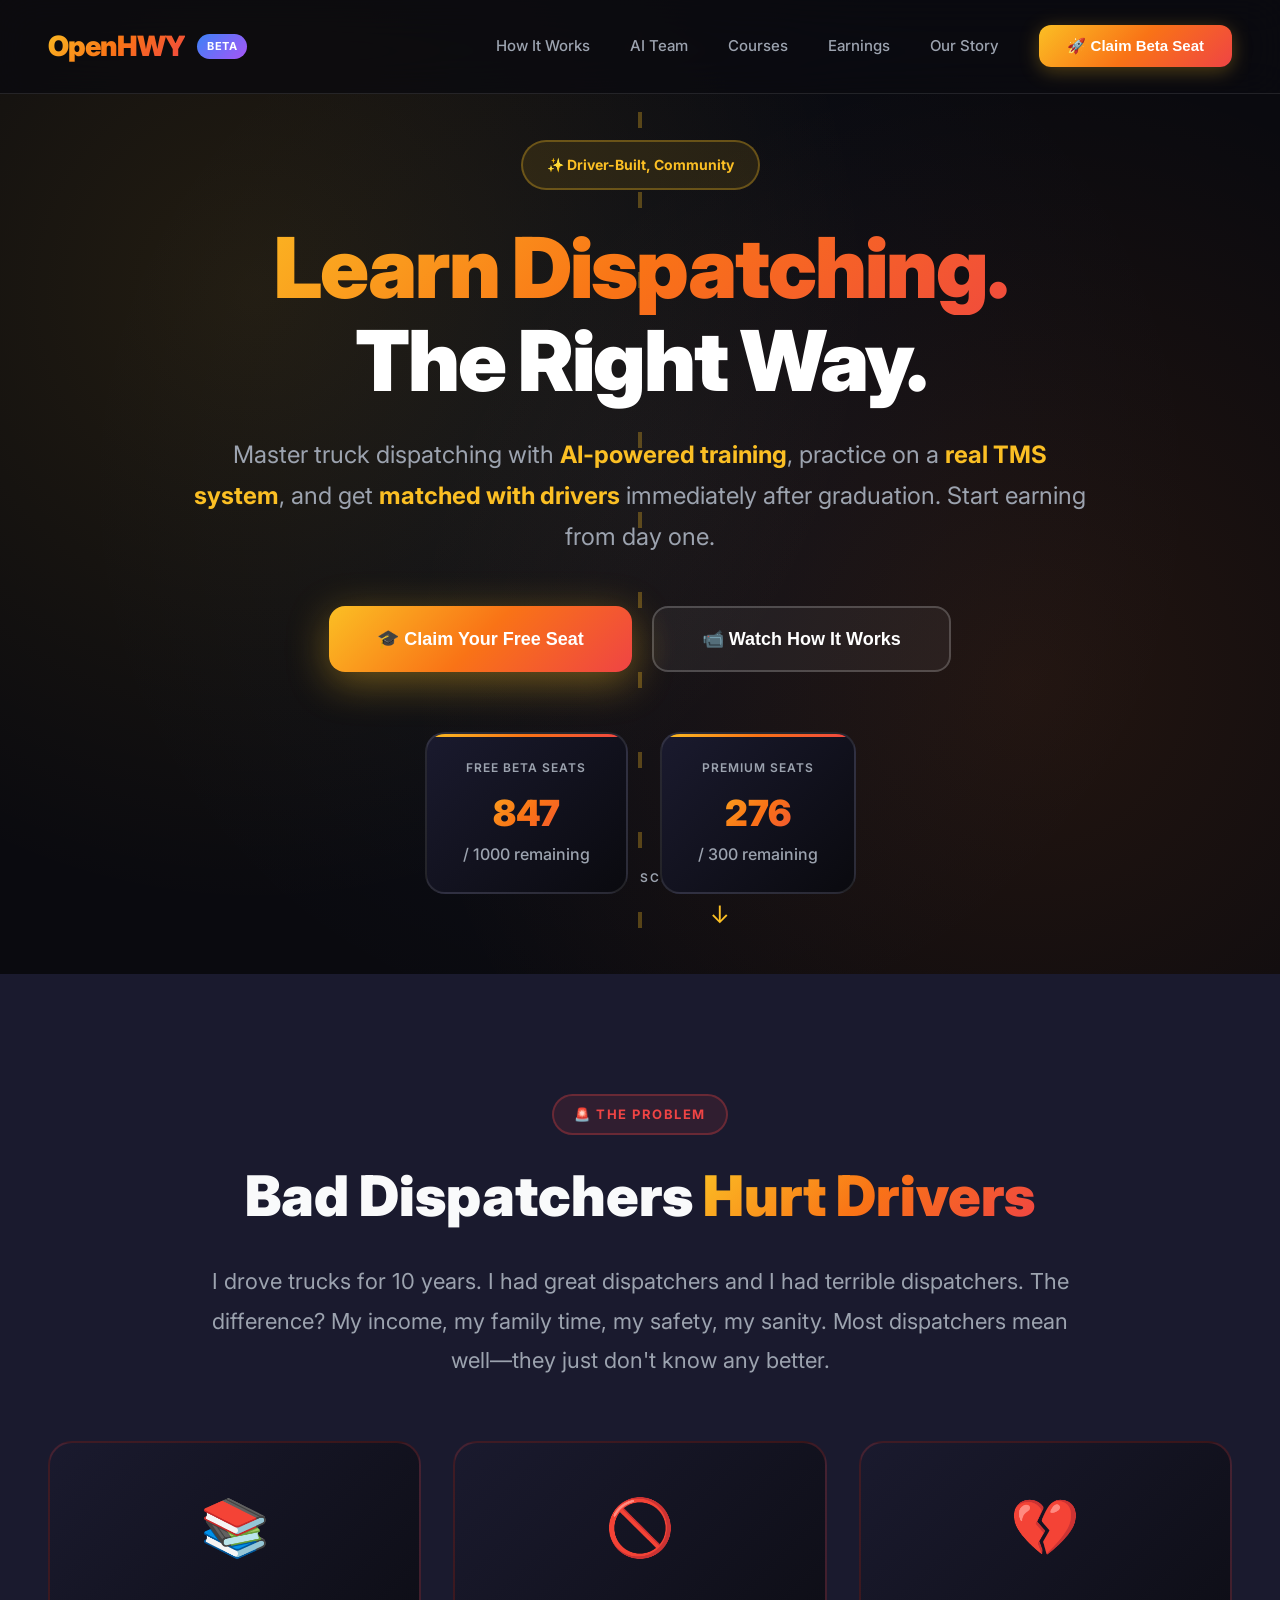
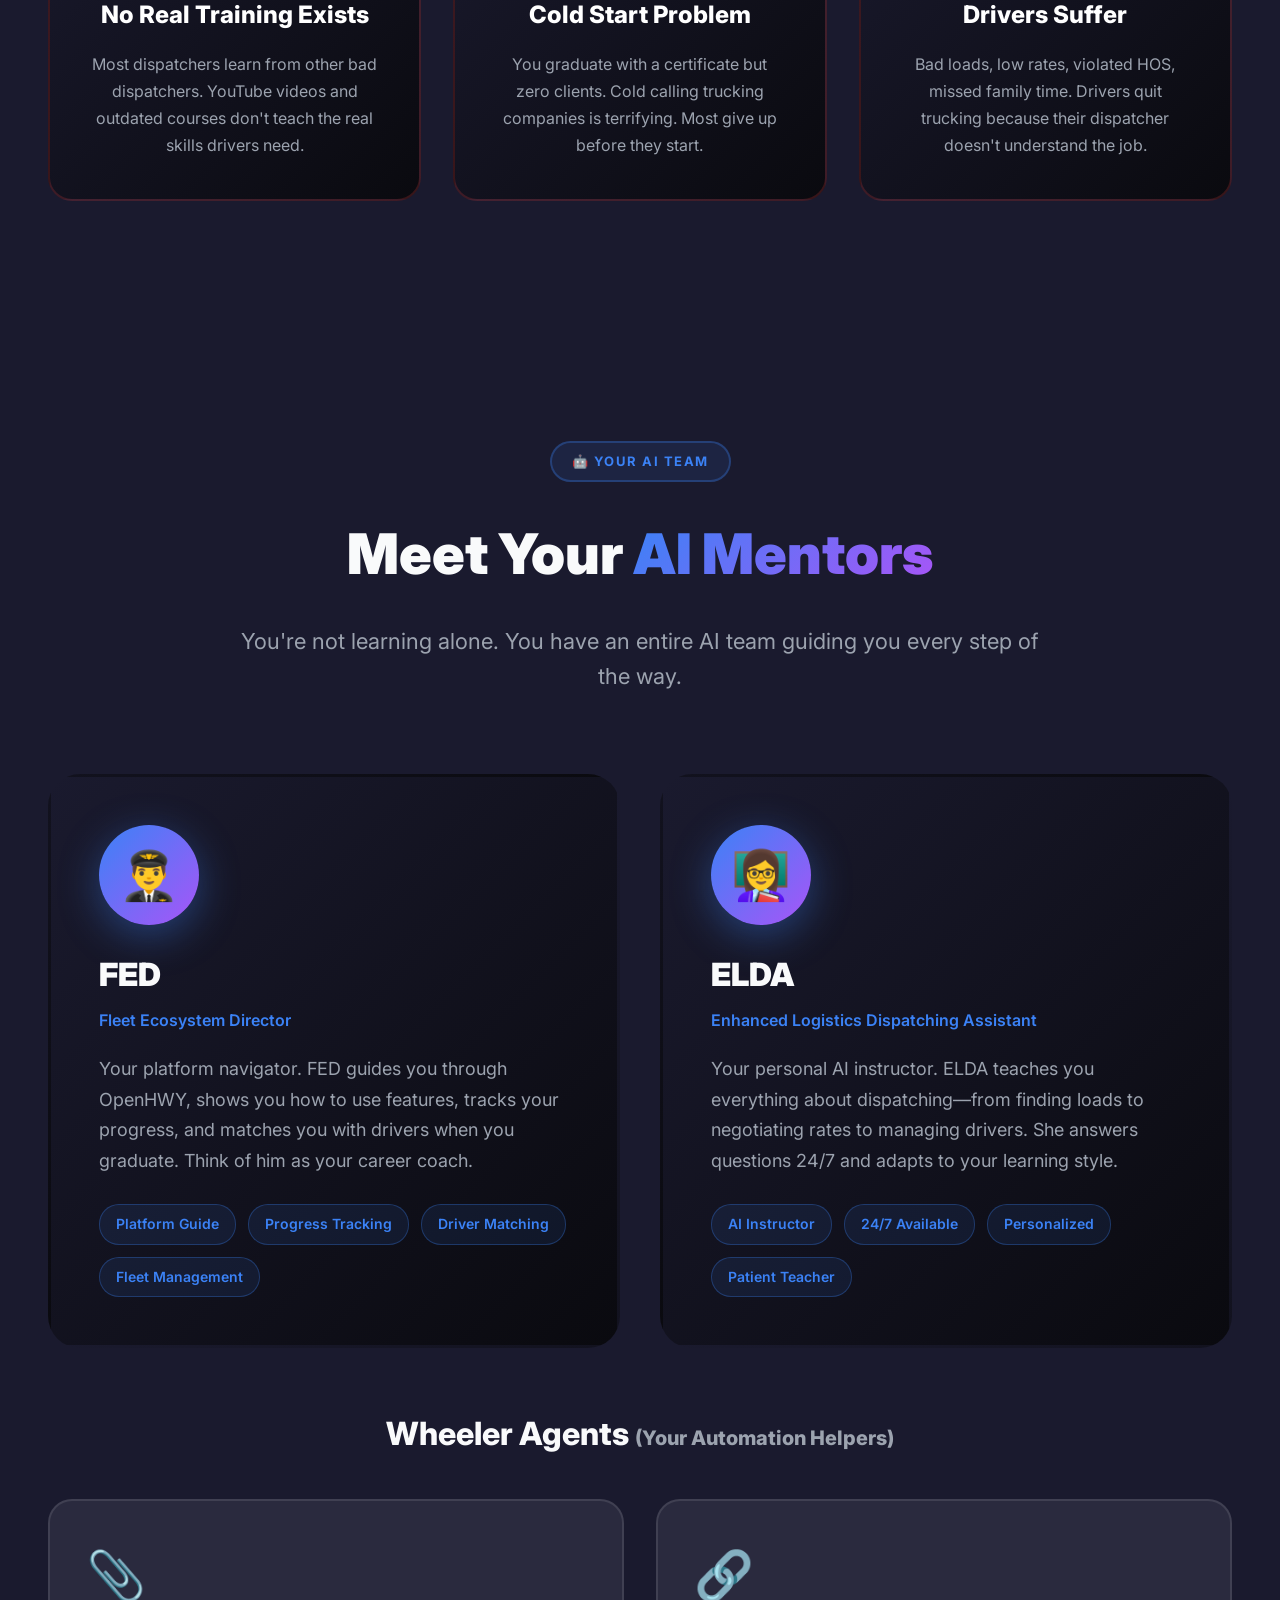
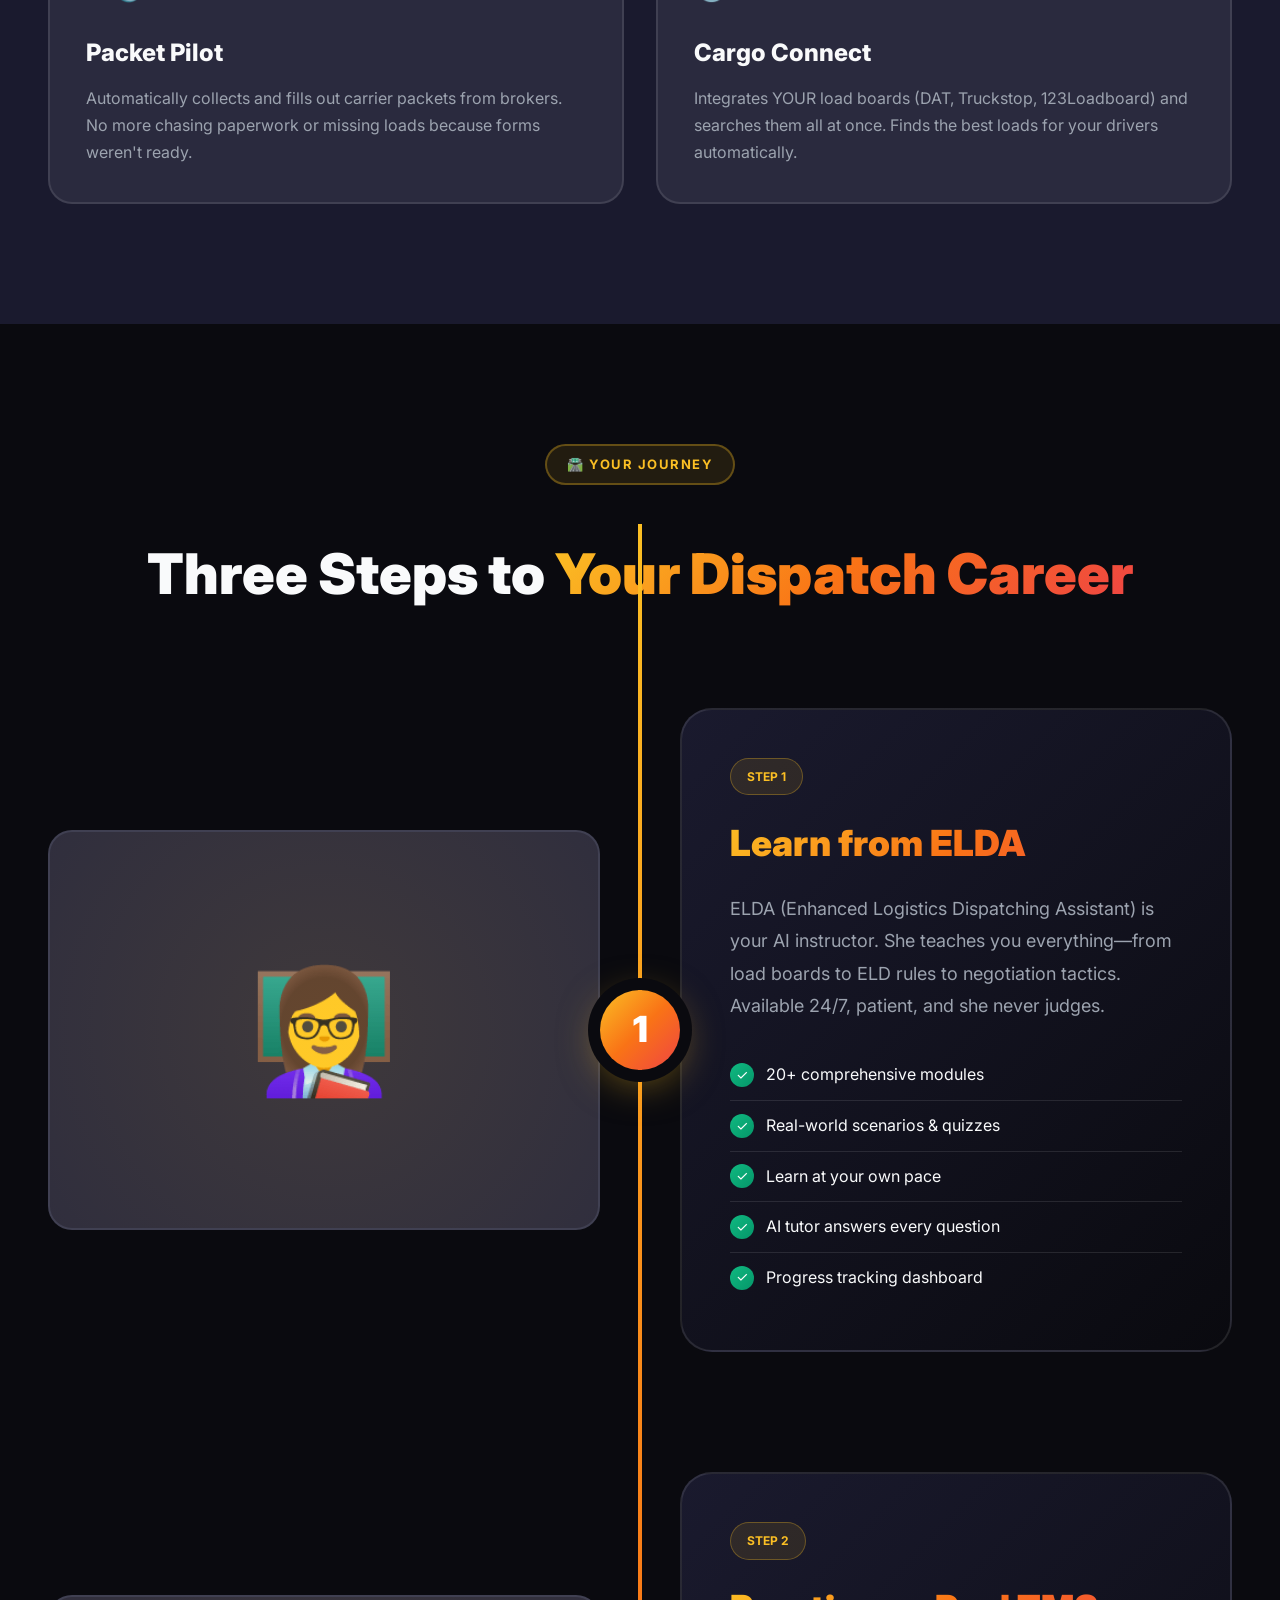
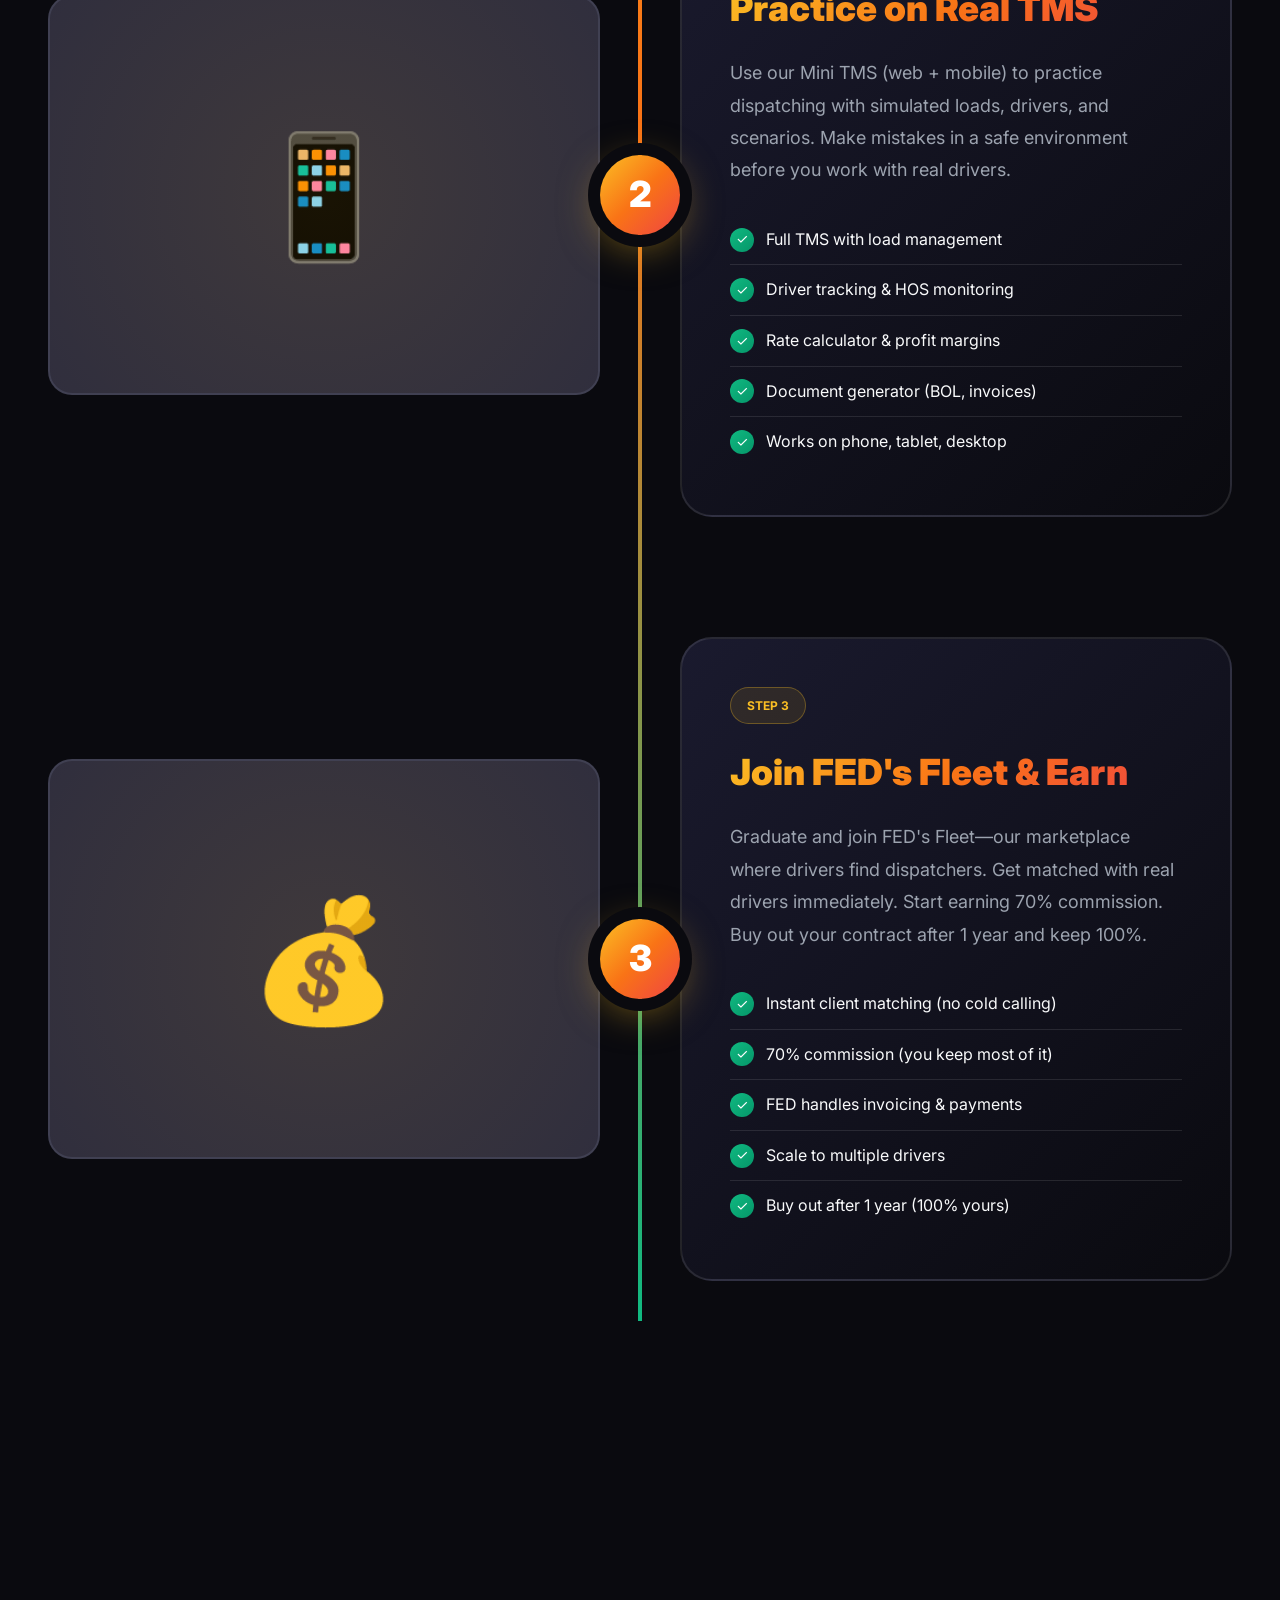
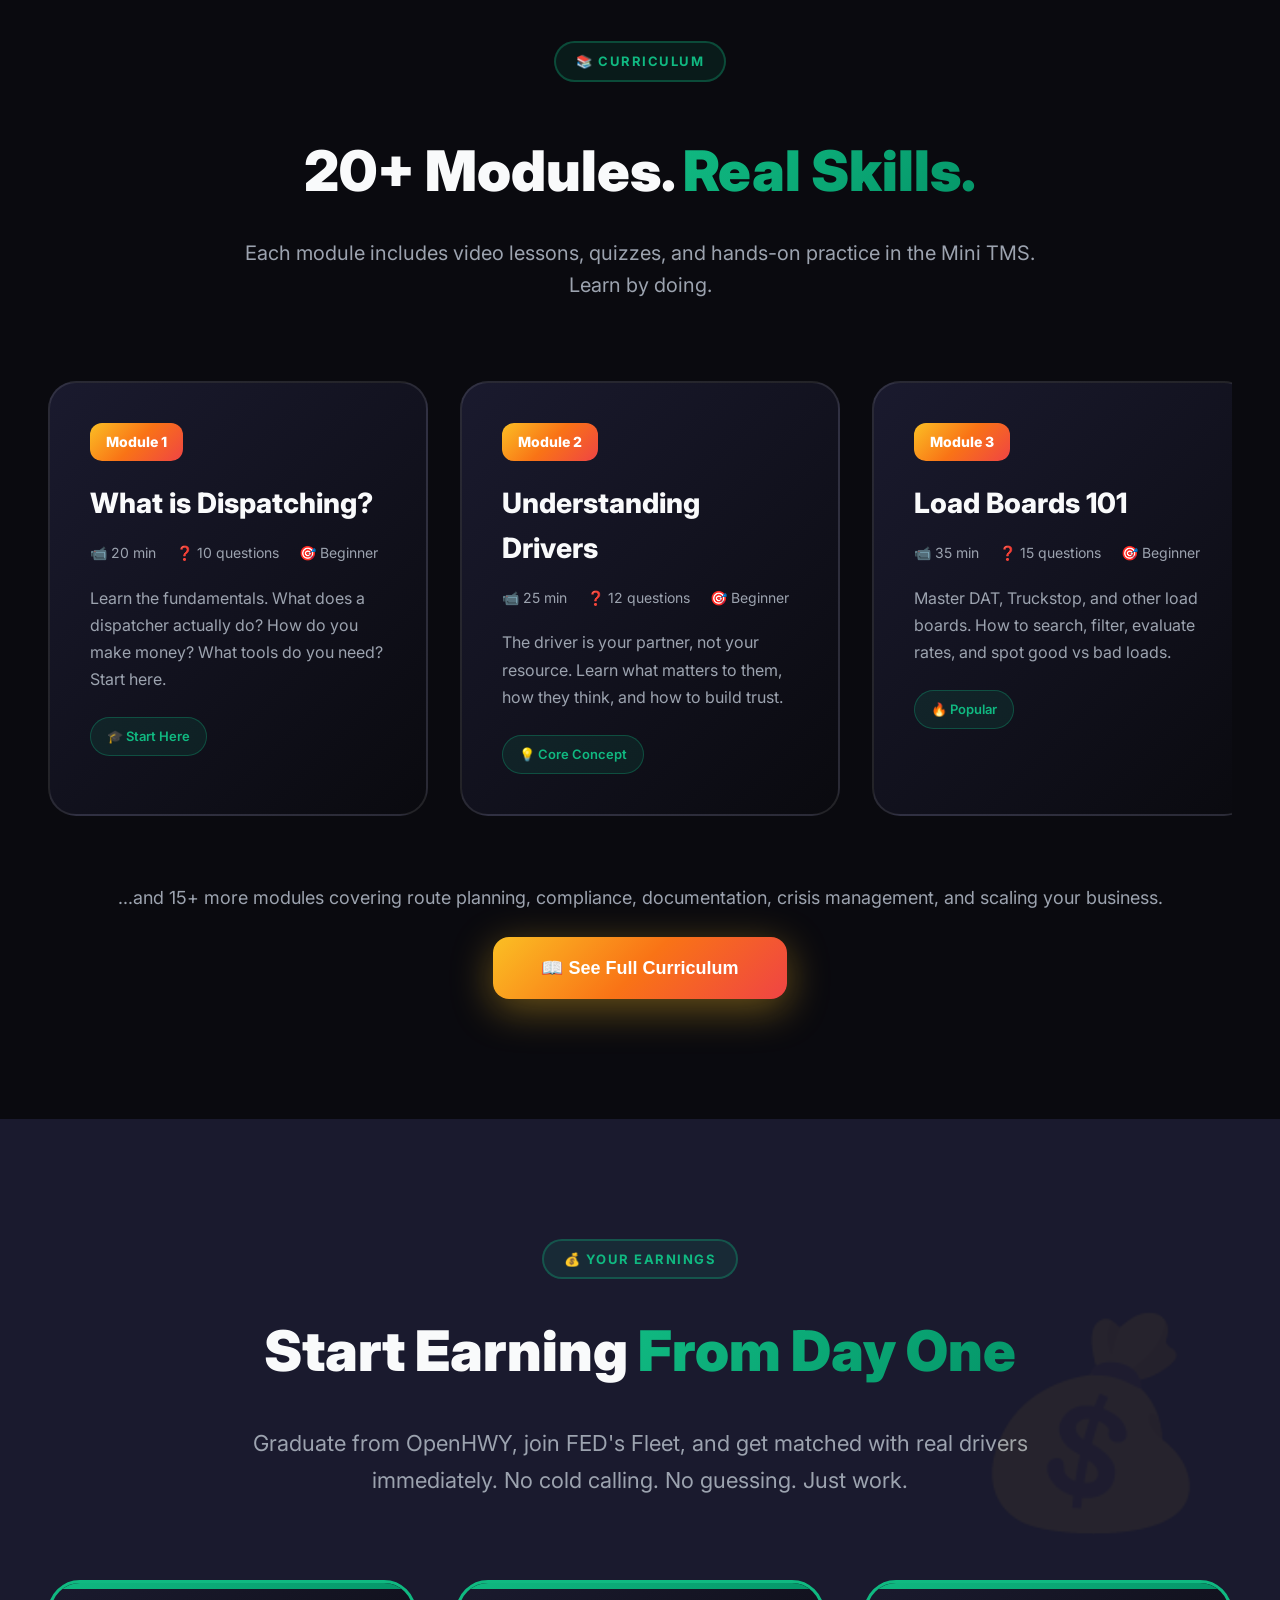
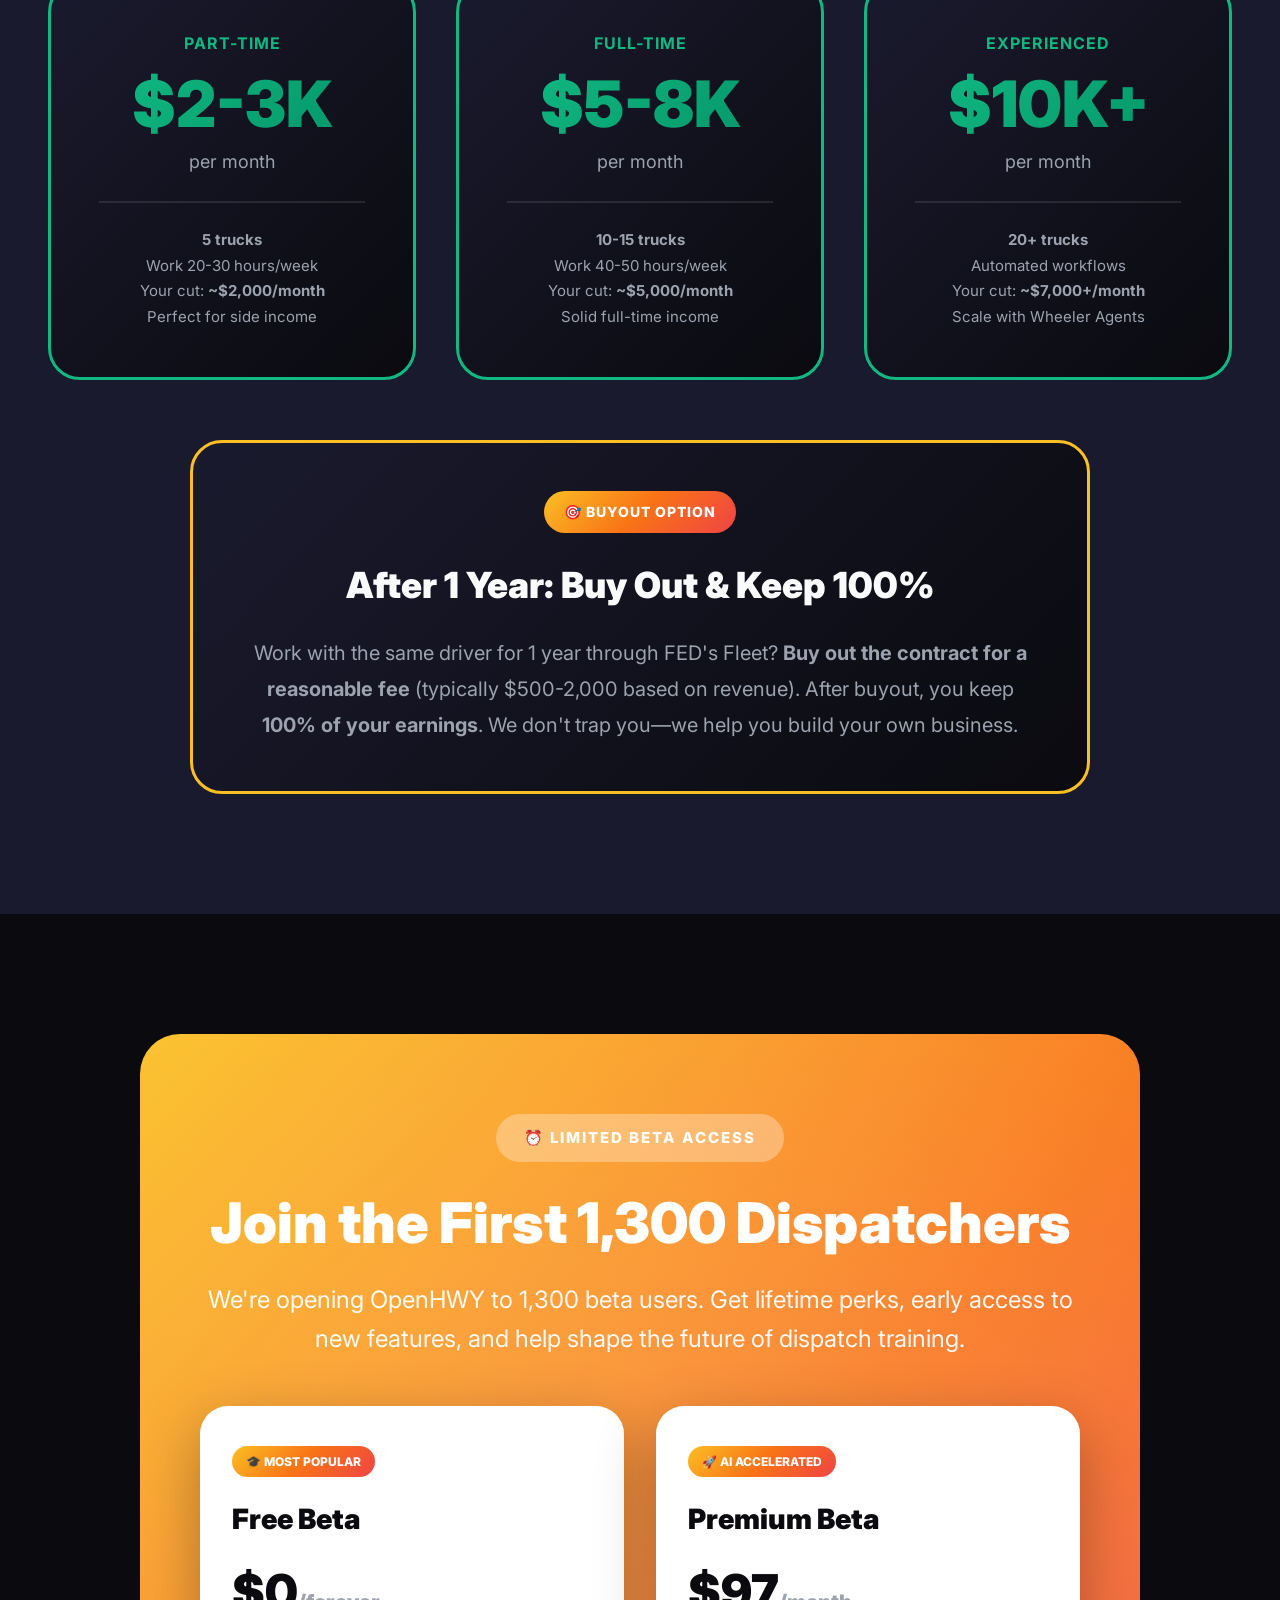
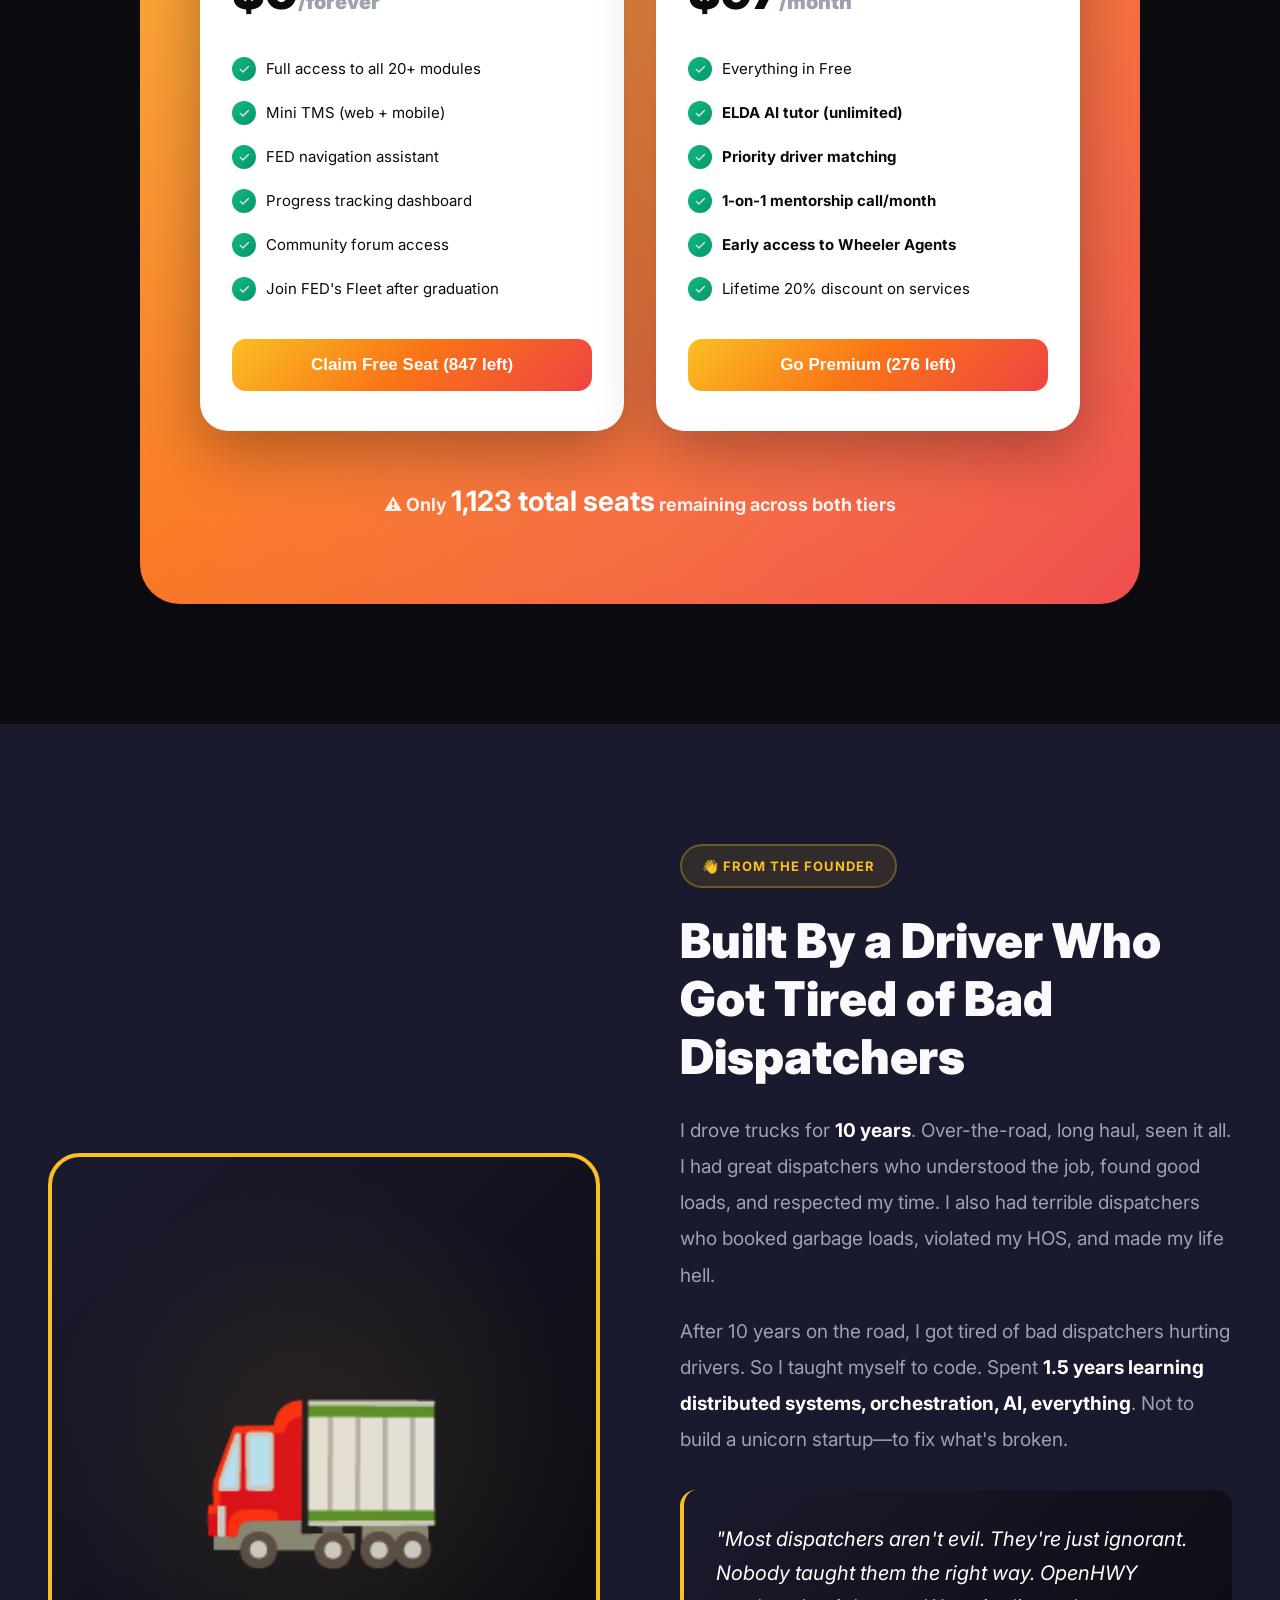
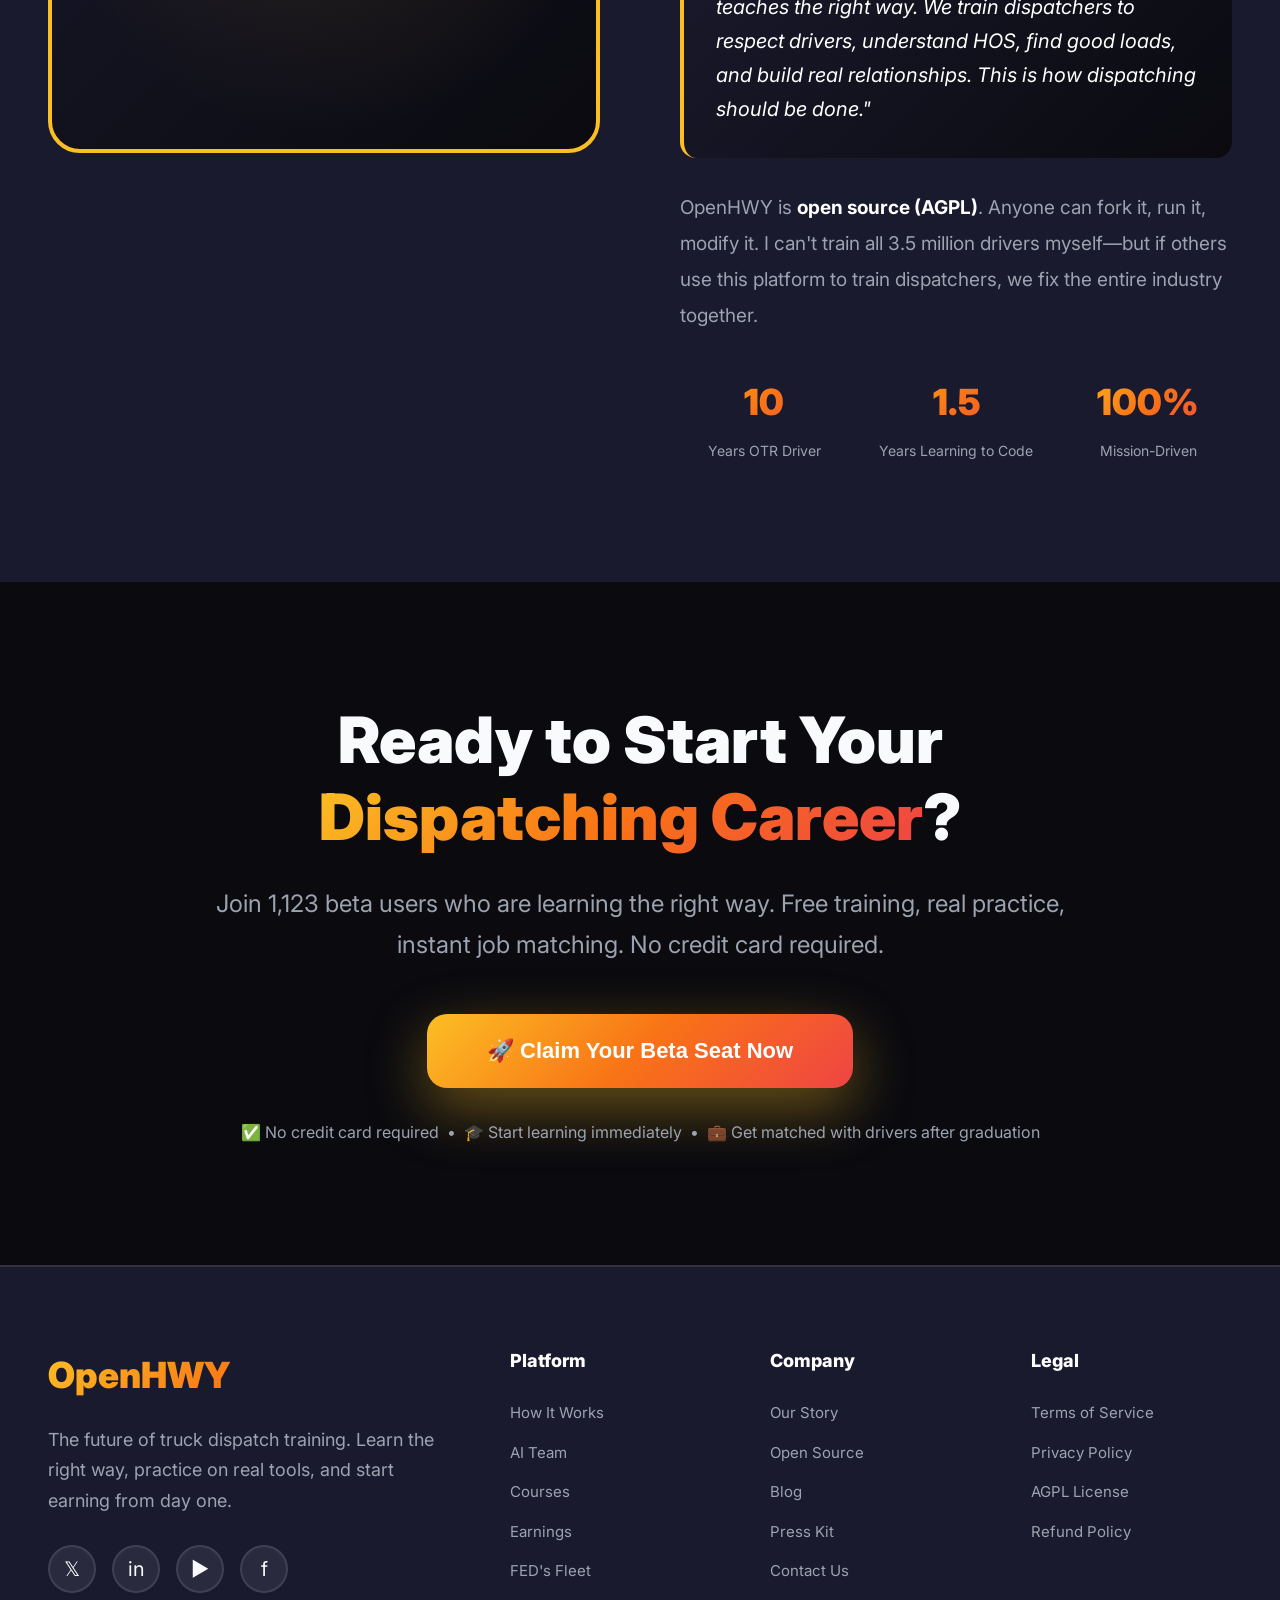
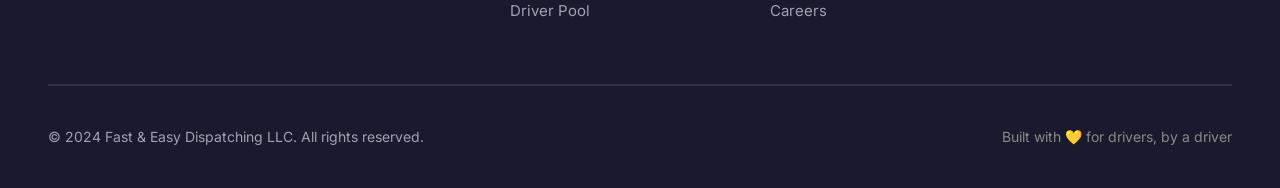
<file: lib/interfaces/OpenHWY/openhwy-marketing-dispatchers.html>
<!DOCTYPE html>
<html lang="en">
<head>
    <meta charset="UTF-8">
    <meta name="viewport" content="width=device-width, initial-scale=1.0">
    <title>OpenHWY - Learn Dispatching the Right Way | Built by a Driver, For Drivers</title>
    <style>
        @import url('https://fonts.googleapis.com/css2?family=Inter:wght@300;400;500;600;700;800;900&display=swap');

        * {
            margin: 0;
            padding: 0;
            box-sizing: border-box;
        }

        :root {
            /* Brand Colors - Highway Journey Theme */
            --road-black: #0a0a0f;
            --asphalt-gray: #1a1a2e;
            --concrete-gray: #2a2a3e;
            --yellow-line: #fbbf24;
            --warning-orange: #f97316;
            --truck-red: #ef4444;
            --highway-blue: #3b82f6;
            --forest-green: #10b981;
            --sky-blue: #60a5fa;
            --sunrise-purple: #a855f7;
            --dawn-pink: #ec4899;
            --white: #ffffff;
            --off-white: #f9fafb;
            --text-gray: #9ca3af;
            --border-gray: rgba(255, 255, 255, 0.1);
            
            /* Gradients */
            --gradient-sunrise: linear-gradient(135deg, #fbbf24 0%, #f97316 50%, #ef4444 100%);
            --gradient-highway: linear-gradient(135deg, #3b82f6 0%, #a855f7 100%);
            --gradient-forest: linear-gradient(135deg, #10b981 0%, #059669 100%);
            --gradient-night: linear-gradient(135deg, #1a1a2e 0%, #0a0a0f 100%);
        }

        body {
            font-family: 'Inter', -apple-system, BlinkMacSystemFont, sans-serif;
            background: var(--road-black);
            color: var(--off-white);
            overflow-x: hidden;
            line-height: 1.6;
        }

        /* NAVIGATION - Sleek & Modern */
        nav {
            position: fixed;
            top: 0;
            left: 0;
            right: 0;
            padding: 24px 48px;
            background: rgba(10, 10, 15, 0.8);
            backdrop-filter: blur(20px) saturate(180%);
            border-bottom: 1px solid var(--border-gray);
            z-index: 1000;
            transition: all 0.4s cubic-bezier(0.4, 0, 0.2, 1);
        }

        nav.scrolled {
            padding: 16px 48px;
            background: rgba(10, 10, 15, 0.95);
            box-shadow: 0 10px 40px rgba(0, 0, 0, 0.6);
        }

        .nav-container {
            max-width: 1400px;
            margin: 0 auto;
            display: flex;
            justify-content: space-between;
            align-items: center;
        }

        .logo-container {
            display: flex;
            align-items: center;
            gap: 12px;
        }

        .logo {
            font-size: 28px;
            font-weight: 900;
            background: var(--gradient-sunrise);
            -webkit-background-clip: text;
            -webkit-text-fill-color: transparent;
            letter-spacing: -1px;
        }

        .logo-beta {
            padding: 4px 10px;
            background: var(--gradient-highway);
            border-radius: 20px;
            font-size: 11px;
            font-weight: 700;
            color: white;
            text-transform: uppercase;
            letter-spacing: 0.5px;
        }

        .nav-links {
            display: flex;
            gap: 40px;
            align-items: center;
        }

        .nav-link {
            color: var(--text-gray);
            text-decoration: none;
            font-weight: 500;
            font-size: 15px;
            transition: all 0.3s;
            position: relative;
        }

        .nav-link::after {
            content: '';
            position: absolute;
            bottom: -4px;
            left: 0;
            width: 0;
            height: 2px;
            background: var(--gradient-sunrise);
            transition: width 0.3s;
        }

        .nav-link:hover {
            color: var(--white);
        }

        .nav-link:hover::after {
            width: 100%;
        }

        .nav-cta {
            padding: 12px 28px;
            background: var(--gradient-sunrise);
            border: none;
            border-radius: 12px;
            color: white;
            font-weight: 700;
            font-size: 15px;
            cursor: pointer;
            transition: all 0.3s;
            box-shadow: 0 4px 20px rgba(251, 191, 36, 0.3);
        }

        .nav-cta:hover {
            transform: translateY(-2px);
            box-shadow: 0 8px 30px rgba(251, 191, 36, 0.5);
        }

        /* HERO SECTION - Emotional & Inspiring */
        .hero {
            min-height: 100vh;
            display: flex;
            align-items: center;
            justify-content: center;
            padding: 140px 48px 80px;
            position: relative;
            overflow: hidden;
        }

        /* Animated Road Background */
        .hero::before {
            content: '';
            position: absolute;
            top: 0;
            left: 0;
            right: 0;
            bottom: 0;
            background: 
                radial-gradient(circle at 20% 30%, rgba(251, 191, 36, 0.1) 0%, transparent 50%),
                radial-gradient(circle at 80% 70%, rgba(249, 115, 22, 0.1) 0%, transparent 50%),
                radial-gradient(circle at 50% 50%, rgba(59, 130, 246, 0.05) 0%, transparent 70%);
            animation: roadPulse 8s ease-in-out infinite;
        }

        @keyframes roadPulse {
            0%, 100% { opacity: 1; transform: scale(1); }
            50% { opacity: 0.8; transform: scale(1.05); }
        }

        /* Road Lines Animation */
        .road-lines {
            position: absolute;
            top: 0;
            left: 50%;
            transform: translateX(-50%);
            width: 4px;
            height: 100%;
            background: linear-gradient(180deg, 
                transparent 0%, 
                transparent 40%, 
                var(--yellow-line) 40%, 
                var(--yellow-line) 60%, 
                transparent 60%, 
                transparent 100%
            );
            background-size: 4px 80px;
            animation: roadScroll 2s linear infinite;
            opacity: 0.3;
        }

        @keyframes roadScroll {
            0% { background-position: 0 0; }
            100% { background-position: 0 80px; }
        }

        .hero-content {
            max-width: 1200px;
            margin: 0 auto;
            position: relative;
            z-index: 1;
            text-align: center;
        }

        .hero-badge {
            display: inline-flex;
            align-items: center;
            gap: 8px;
            padding: 12px 24px;
            background: rgba(251, 191, 36, 0.1);
            border: 2px solid rgba(251, 191, 36, 0.3);
            border-radius: 50px;
            font-size: 14px;
            font-weight: 700;
            color: var(--yellow-line);
            margin-bottom: 32px;
            animation: fadeInDown 0.8s ease-out, float 3s ease-in-out infinite;
        }

        @keyframes fadeInDown {
            from {
                opacity: 0;
                transform: translateY(-30px);
            }
            to {
                opacity: 1;
                transform: translateY(0);
            }
        }

        @keyframes float {
            0%, 100% { transform: translateY(0); }
            50% { transform: translateY(-10px); }
        }

        .hero-title {
            font-size: 84px;
            font-weight: 900;
            line-height: 1.1;
            margin-bottom: 28px;
            letter-spacing: -2px;
            animation: fadeInUp 0.8s ease-out 0.2s both;
        }

        .hero-title-line1 {
            background: var(--gradient-sunrise);
            -webkit-background-clip: text;
            -webkit-text-fill-color: transparent;
            display: block;
        }

        .hero-title-line2 {
            color: var(--white);
            display: block;
        }

        @keyframes fadeInUp {
            from {
                opacity: 0;
                transform: translateY(30px);
            }
            to {
                opacity: 1;
                transform: translateY(0);
            }
        }

        .hero-subtitle {
            font-size: 24px;
            color: var(--text-gray);
            margin-bottom: 48px;
            max-width: 900px;
            margin-left: auto;
            margin-right: auto;
            line-height: 1.7;
            font-weight: 400;
            animation: fadeInUp 0.8s ease-out 0.4s both;
        }

        .hero-subtitle strong {
            color: var(--yellow-line);
            font-weight: 700;
        }

        .hero-cta-group {
            display: flex;
            gap: 20px;
            justify-content: center;
            margin-bottom: 60px;
            flex-wrap: wrap;
            animation: fadeInUp 0.8s ease-out 0.6s both;
        }

        .btn-hero {
            padding: 20px 48px;
            font-size: 18px;
            font-weight: 700;
            border-radius: 16px;
            cursor: pointer;
            transition: all 0.4s cubic-bezier(0.4, 0, 0.2, 1);
            border: none;
            position: relative;
            overflow: hidden;
        }

        .btn-hero::before {
            content: '';
            position: absolute;
            top: 50%;
            left: 50%;
            width: 0;
            height: 0;
            border-radius: 50%;
            background: rgba(255, 255, 255, 0.2);
            transform: translate(-50%, -50%);
            transition: width 0.6s, height 0.6s;
        }

        .btn-hero:hover::before {
            width: 300px;
            height: 300px;
        }

        .btn-hero span {
            position: relative;
            z-index: 1;
        }

        .btn-primary-hero {
            background: var(--gradient-sunrise);
            color: white;
            box-shadow: 0 10px 40px rgba(251, 191, 36, 0.4);
        }

        .btn-primary-hero:hover {
            transform: translateY(-4px);
            box-shadow: 0 20px 60px rgba(251, 191, 36, 0.6);
        }

        .btn-secondary-hero {
            background: rgba(255, 255, 255, 0.05);
            border: 2px solid rgba(255, 255, 255, 0.2);
            color: var(--white);
            backdrop-filter: blur(10px);
        }

        .btn-secondary-hero:hover {
            background: rgba(255, 255, 255, 0.1);
            border-color: var(--yellow-line);
            transform: translateY(-4px);
        }

        /* Beta Seats Counter */
        .beta-counter {
            display: flex;
            gap: 32px;
            justify-content: center;
            margin-top: 48px;
            animation: fadeInUp 0.8s ease-out 0.8s both;
        }

        .seat-counter {
            padding: 24px 36px;
            background: var(--gradient-night);
            border: 2px solid var(--border-gray);
            border-radius: 20px;
            position: relative;
            overflow: hidden;
        }

        .seat-counter::before {
            content: '';
            position: absolute;
            top: 0;
            left: 0;
            right: 0;
            height: 3px;
            background: var(--gradient-sunrise);
            animation: shimmer 2s infinite;
        }

        @keyframes shimmer {
            0% { transform: translateX(-100%); }
            100% { transform: translateX(100%); }
        }

        .seat-label {
            font-size: 12px;
            text-transform: uppercase;
            letter-spacing: 1px;
            color: var(--text-gray);
            margin-bottom: 8px;
            font-weight: 600;
        }

        .seat-count {
            font-size: 36px;
            font-weight: 900;
            background: var(--gradient-sunrise);
            -webkit-background-clip: text;
            -webkit-text-fill-color: transparent;
        }

        .seat-total {
            font-size: 16px;
            color: var(--text-gray);
            font-weight: 500;
        }

        /* Scroll Indicator */
        .scroll-indicator {
            position: absolute;
            bottom: 40px;
            left: 50%;
            transform: translateX(-50%);
            display: flex;
            flex-direction: column;
            align-items: center;
            gap: 8px;
            animation: bounce 2s infinite, fadeInUp 0.8s ease-out 1s both;
            cursor: pointer;
        }

        .scroll-text {
            font-size: 12px;
            text-transform: uppercase;
            letter-spacing: 2px;
            color: var(--text-gray);
            font-weight: 600;
        }

        .scroll-arrow {
            font-size: 24px;
            color: var(--yellow-line);
        }

        @keyframes bounce {
            0%, 20%, 50%, 80%, 100% { transform: translateY(0); }
            40% { transform: translateY(-15px); }
            60% { transform: translateY(-8px); }
        }

        /* PROBLEM SECTION - Empathy */
        .problem-section {
            padding: 120px 48px;
            background: var(--asphalt-gray);
            position: relative;
        }

        .problem-container {
            max-width: 1200px;
            margin: 0 auto;
            text-align: center;
        }

        .section-eyebrow {
            display: inline-block;
            padding: 8px 20px;
            background: rgba(239, 68, 68, 0.1);
            border: 2px solid rgba(239, 68, 68, 0.3);
            border-radius: 50px;
            font-size: 13px;
            font-weight: 700;
            color: var(--truck-red);
            text-transform: uppercase;
            letter-spacing: 1.5px;
            margin-bottom: 28px;
        }

        .problem-title {
            font-size: 56px;
            font-weight: 900;
            margin-bottom: 32px;
            line-height: 1.2;
        }

        .problem-title-highlight {
            background: var(--gradient-sunrise);
            -webkit-background-clip: text;
            -webkit-text-fill-color: transparent;
        }

        .problem-description {
            font-size: 22px;
            color: var(--text-gray);
            line-height: 1.8;
            max-width: 900px;
            margin: 0 auto 60px;
        }

        .problem-grid {
            display: grid;
            grid-template-columns: repeat(3, 1fr);
            gap: 32px;
            margin-top: 60px;
        }

        .problem-card {
            background: var(--gradient-night);
            border: 2px solid rgba(239, 68, 68, 0.2);
            border-radius: 24px;
            padding: 40px;
            transition: all 0.4s;
            position: relative;
            overflow: hidden;
        }

        .problem-card::before {
            content: '';
            position: absolute;
            top: 0;
            left: 0;
            right: 0;
            height: 4px;
            background: var(--gradient-sunrise);
            transform: scaleX(0);
            transition: transform 0.4s;
        }

        .problem-card:hover::before {
            transform: scaleX(1);
        }

        .problem-card:hover {
            transform: translateY(-8px);
            border-color: var(--truck-red);
            box-shadow: 0 20px 60px rgba(239, 68, 68, 0.3);
        }

        .problem-icon {
            font-size: 56px;
            margin-bottom: 24px;
        }

        .problem-card-title {
            font-size: 24px;
            font-weight: 800;
            margin-bottom: 16px;
            color: var(--white);
        }

        .problem-card-text {
            font-size: 16px;
            color: var(--text-gray);
            line-height: 1.7;
        }

        /* HOW IT WORKS SECTION - Journey */
        .how-it-works-section {
            padding: 120px 48px;
            position: relative;
            overflow: hidden;
        }

        .journey-line {
            position: absolute;
            left: 50%;
            top: 200px;
            bottom: 200px;
            width: 4px;
            background: linear-gradient(180deg, 
                var(--yellow-line) 0%,
                var(--warning-orange) 50%,
                var(--forest-green) 100%
            );
            transform: translateX(-50%);
        }

        .journey-step {
            max-width: 1200px;
            margin: 0 auto 120px;
            display: grid;
            grid-template-columns: 1fr 1fr;
            gap: 80px;
            align-items: center;
            position: relative;
        }

        .journey-step:nth-child(even) .step-content {
            order: 2;
        }

        .step-number {
            position: absolute;
            left: 50%;
            top: 50%;
            transform: translate(-50%, -50%);
            width: 80px;
            height: 80px;
            border-radius: 50%;
            background: var(--gradient-sunrise);
            display: flex;
            align-items: center;
            justify-content: center;
            font-size: 36px;
            font-weight: 900;
            color: white;
            z-index: 2;
            box-shadow: 0 0 0 12px var(--road-black), 0 10px 40px rgba(251, 191, 36, 0.5);
        }

        .step-content {
            padding: 48px;
            background: var(--gradient-night);
            border: 2px solid var(--border-gray);
            border-radius: 32px;
            position: relative;
        }

        .step-badge {
            display: inline-block;
            padding: 8px 16px;
            background: rgba(251, 191, 36, 0.1);
            border: 1px solid rgba(251, 191, 36, 0.3);
            border-radius: 20px;
            font-size: 12px;
            font-weight: 700;
            color: var(--yellow-line);
            text-transform: uppercase;
            margin-bottom: 20px;
        }

        .step-title {
            font-size: 36px;
            font-weight: 900;
            margin-bottom: 20px;
            background: var(--gradient-sunrise);
            -webkit-background-clip: text;
            -webkit-text-fill-color: transparent;
        }

        .step-description {
            font-size: 18px;
            color: var(--text-gray);
            line-height: 1.8;
            margin-bottom: 28px;
        }

        .step-features {
            list-style: none;
        }

        .step-features li {
            padding: 12px 0;
            display: flex;
            align-items: center;
            gap: 12px;
            font-size: 16px;
            border-bottom: 1px solid var(--border-gray);
        }

        .step-features li:last-child {
            border-bottom: none;
        }

        .feature-check {
            width: 24px;
            height: 24px;
            border-radius: 50%;
            background: var(--gradient-forest);
            display: flex;
            align-items: center;
            justify-content: center;
            color: white;
            font-size: 14px;
            flex-shrink: 0;
        }

        .step-visual {
            background: var(--concrete-gray);
            border: 2px solid var(--border-gray);
            border-radius: 24px;
            padding: 48px;
            min-height: 400px;
            display: flex;
            align-items: center;
            justify-content: center;
            font-size: 120px;
            position: relative;
            overflow: hidden;
        }

        .step-visual::before {
            content: '';
            position: absolute;
            top: -50%;
            left: -50%;
            width: 200%;
            height: 200%;
            background: radial-gradient(circle, rgba(251, 191, 36, 0.1) 0%, transparent 70%);
            animation: rotate 20s linear infinite;
        }

        @keyframes rotate {
            0% { transform: rotate(0deg); }
            100% { transform: rotate(360deg); }
        }

        /* AI TEAM SECTION */
        .ai-team-section {
            padding: 120px 48px;
            background: var(--asphalt-gray);
        }

        .ai-team-container {
            max-width: 1400px;
            margin: 0 auto;
        }

        .ai-team-header {
            text-align: center;
            margin-bottom: 80px;
        }

        .ai-team-title {
            font-size: 56px;
            font-weight: 900;
            margin-bottom: 24px;
        }

        .ai-team-subtitle {
            font-size: 22px;
            color: var(--text-gray);
            max-width: 800px;
            margin: 0 auto;
        }

        .ai-team-grid {
            display: grid;
            grid-template-columns: repeat(2, 1fr);
            gap: 40px;
            margin-bottom: 40px;
        }

        .ai-card {
            background: var(--gradient-night);
            border: 3px solid transparent;
            border-radius: 32px;
            padding: 48px;
            position: relative;
            overflow: hidden;
            transition: all 0.4s;
        }

        .ai-card::before {
            content: '';
            position: absolute;
            inset: 0;
            border-radius: 32px;
            padding: 3px;
            background: var(--gradient-highway);
            -webkit-mask: linear-gradient(#fff 0 0) content-box, linear-gradient(#fff 0 0);
            -webkit-mask-composite: xor;
            mask-composite: exclude;
            opacity: 0;
            transition: opacity 0.4s;
        }

        .ai-card:hover::before {
            opacity: 1;
        }

        .ai-card:hover {
            transform: translateY(-8px);
            box-shadow: 0 30px 80px rgba(59, 130, 246, 0.3);
        }

        .ai-avatar {
            width: 100px;
            height: 100px;
            border-radius: 50%;
            background: var(--gradient-highway);
            display: flex;
            align-items: center;
            justify-content: center;
            font-size: 48px;
            margin-bottom: 24px;
            box-shadow: 0 10px 40px rgba(59, 130, 246, 0.4);
        }

        .ai-name {
            font-size: 32px;
            font-weight: 900;
            margin-bottom: 8px;
        }

        .ai-role {
            font-size: 16px;
            color: var(--highway-blue);
            font-weight: 600;
            margin-bottom: 20px;
        }

        .ai-description {
            font-size: 18px;
            color: var(--text-gray);
            line-height: 1.7;
            margin-bottom: 28px;
        }

        .ai-features {
            display: flex;
            flex-wrap: wrap;
            gap: 12px;
        }

        .ai-feature-tag {
            padding: 8px 16px;
            background: rgba(59, 130, 246, 0.1);
            border: 1px solid rgba(59, 130, 246, 0.3);
            border-radius: 20px;
            font-size: 14px;
            color: var(--highway-blue);
            font-weight: 600;
        }

        /* WHEELER AGENTS */
        .wheeler-agents {
            display: grid;
            grid-template-columns: repeat(2, 1fr);
            gap: 32px;
        }

        .wheeler-card {
            background: var(--concrete-gray);
            border: 2px solid var(--border-gray);
            border-radius: 24px;
            padding: 36px;
            transition: all 0.3s;
        }

        .wheeler-card:hover {
            border-color: var(--forest-green);
            transform: translateY(-4px);
        }

        .wheeler-icon {
            font-size: 48px;
            margin-bottom: 20px;
        }

        .wheeler-name {
            font-size: 24px;
            font-weight: 800;
            margin-bottom: 12px;
        }

        .wheeler-description {
            font-size: 16px;
            color: var(--text-gray);
            line-height: 1.7;
        }

        /* COURSE PREVIEW SECTION */
        .course-section {
            padding: 120px 48px;
            background: var(--road-black);
        }

        .course-carousel {
            max-width: 1200px;
            margin: 60px auto 0;
            position: relative;
        }

        .carousel-track {
            display: flex;
            gap: 32px;
            overflow-x: auto;
            scroll-snap-type: x mandatory;
            scroll-behavior: smooth;
            padding: 20px 0;
            -webkit-overflow-scrolling: touch;
        }

        .carousel-track::-webkit-scrollbar {
            height: 8px;
        }

        .carousel-track::-webkit-scrollbar-track {
            background: var(--asphalt-gray);
            border-radius: 10px;
        }

        .carousel-track::-webkit-scrollbar-thumb {
            background: var(--gradient-sunrise);
            border-radius: 10px;
        }

        .course-card {
            min-width: 380px;
            scroll-snap-align: start;
            background: var(--gradient-night);
            border: 2px solid var(--border-gray);
            border-radius: 28px;
            padding: 40px;
            transition: all 0.4s;
            cursor: pointer;
        }

        .course-card:hover {
            border-color: var(--yellow-line);
            transform: scale(1.05);
            box-shadow: 0 30px 80px rgba(251, 191, 36, 0.3);
        }

        .course-number {
            display: inline-block;
            padding: 8px 16px;
            background: var(--gradient-sunrise);
            border-radius: 12px;
            font-size: 14px;
            font-weight: 800;
            color: white;
            margin-bottom: 20px;
        }

        .course-title {
            font-size: 28px;
            font-weight: 800;
            margin-bottom: 16px;
        }

        .course-meta {
            display: flex;
            gap: 20px;
            margin-bottom: 20px;
            font-size: 14px;
            color: var(--text-gray);
        }

        .course-meta-item {
            display: flex;
            align-items: center;
            gap: 6px;
        }

        .course-description {
            font-size: 16px;
            color: var(--text-gray);
            line-height: 1.7;
            margin-bottom: 24px;
        }

        .course-badge {
            display: inline-flex;
            align-items: center;
            gap: 6px;
            padding: 8px 16px;
            background: rgba(16, 185, 129, 0.1);
            border: 1px solid rgba(16, 185, 129, 0.3);
            border-radius: 20px;
            font-size: 13px;
            font-weight: 600;
            color: var(--forest-green);
        }

        /* EARNINGS SECTION */
        .earnings-section {
            padding: 120px 48px;
            background: var(--asphalt-gray);
            position: relative;
            overflow: hidden;
        }

        .earnings-section::before {
            content: '💰';
            position: absolute;
            top: 10%;
            right: 5%;
            font-size: 200px;
            opacity: 0.05;
            animation: float 6s ease-in-out infinite;
        }

        .earnings-container {
            max-width: 1400px;
            margin: 0 auto;
        }

        .earnings-intro {
            text-align: center;
            margin-bottom: 80px;
        }

        .earnings-title {
            font-size: 56px;
            font-weight: 900;
            margin-bottom: 28px;
        }

        .earnings-title-gradient {
            background: var(--gradient-forest);
            -webkit-background-clip: text;
            -webkit-text-fill-color: transparent;
        }

        .earnings-grid {
            display: grid;
            grid-template-columns: repeat(3, 1fr);
            gap: 40px;
            margin-bottom: 60px;
        }

        .earnings-card {
            background: var(--gradient-night);
            border: 3px solid var(--forest-green);
            border-radius: 32px;
            padding: 48px;
            text-align: center;
            position: relative;
            overflow: hidden;
            transition: all 0.4s;
        }

        .earnings-card::before {
            content: '';
            position: absolute;
            top: 0;
            left: 0;
            right: 0;
            height: 6px;
            background: var(--gradient-forest);
        }

        .earnings-card:hover {
            transform: translateY(-12px);
            box-shadow: 0 40px 100px rgba(16, 185, 129, 0.4);
        }

        .earnings-level {
            font-size: 16px;
            font-weight: 700;
            color: var(--forest-green);
            text-transform: uppercase;
            letter-spacing: 1px;
            margin-bottom: 16px;
        }

        .earnings-amount {
            font-size: 64px;
            font-weight: 900;
            background: var(--gradient-forest);
            -webkit-background-clip: text;
            -webkit-text-fill-color: transparent;
            margin-bottom: 12px;
            line-height: 1;
        }

        .earnings-period {
            font-size: 18px;
            color: var(--text-gray);
            margin-bottom: 24px;
        }

        .earnings-details {
            font-size: 15px;
            color: var(--text-gray);
            line-height: 1.7;
            padding-top: 24px;
            border-top: 2px solid var(--border-gray);
        }

        .buyout-card {
            max-width: 900px;
            margin: 60px auto 0;
            padding: 48px;
            background: var(--gradient-night);
            border: 3px solid var(--yellow-line);
            border-radius: 32px;
            text-align: center;
        }

        .buyout-badge {
            display: inline-block;
            padding: 10px 20px;
            background: var(--gradient-sunrise);
            border-radius: 30px;
            font-size: 14px;
            font-weight: 800;
            color: white;
            text-transform: uppercase;
            letter-spacing: 1px;
            margin-bottom: 24px;
        }

        .buyout-title {
            font-size: 36px;
            font-weight: 900;
            margin-bottom: 20px;
        }

        .buyout-description {
            font-size: 20px;
            color: var(--text-gray);
            line-height: 1.8;
        }

        /* BETA PROMOTION - URGENCY */
        .beta-promo-section {
            padding: 120px 48px;
            background: var(--road-black);
            position: relative;
        }

        .beta-promo-container {
            max-width: 1000px;
            margin: 0 auto;
            text-align: center;
            padding: 80px 60px;
            background: var(--gradient-sunrise);
            border-radius: 40px;
            position: relative;
            overflow: hidden;
        }

        .beta-promo-container::before {
            content: '';
            position: absolute;
            inset: -50%;
            background: radial-gradient(circle, rgba(255, 255, 255, 0.2) 0%, transparent 70%);
            animation: rotate 15s linear infinite;
        }

        .beta-promo-content {
            position: relative;
            z-index: 1;
        }

        .beta-promo-badge {
            display: inline-block;
            padding: 12px 28px;
            background: rgba(255, 255, 255, 0.3);
            border-radius: 50px;
            font-size: 15px;
            font-weight: 800;
            color: white;
            text-transform: uppercase;
            letter-spacing: 2px;
            margin-bottom: 28px;
        }

        .beta-promo-title {
            font-size: 56px;
            font-weight: 900;
            color: white;
            margin-bottom: 24px;
            line-height: 1.2;
        }

        .beta-promo-subtitle {
            font-size: 24px;
            color: rgba(255, 255, 255, 0.95);
            margin-bottom: 48px;
            line-height: 1.6;
        }

        .promo-options {
            display: grid;
            grid-template-columns: repeat(2, 1fr);
            gap: 32px;
            margin-bottom: 48px;
        }

        .promo-option {
            background: white;
            border-radius: 28px;
            padding: 40px 32px;
            text-align: left;
            box-shadow: 0 20px 60px rgba(0, 0, 0, 0.3);
            transition: all 0.3s;
        }

        .promo-option:hover {
            transform: translateY(-8px);
            box-shadow: 0 30px 80px rgba(0, 0, 0, 0.4);
        }

        .promo-option-badge {
            display: inline-block;
            padding: 6px 14px;
            background: var(--gradient-sunrise);
            border-radius: 20px;
            font-size: 12px;
            font-weight: 800;
            color: white;
            text-transform: uppercase;
            margin-bottom: 20px;
        }

        .promo-option-name {
            font-size: 28px;
            font-weight: 900;
            color: var(--road-black);
            margin-bottom: 12px;
        }

        .promo-option-price {
            font-size: 48px;
            font-weight: 900;
            color: var(--road-black);
            margin-bottom: 16px;
        }

        .promo-option-price span {
            font-size: 20px;
            color: var(--text-gray);
        }

        .promo-option-features {
            list-style: none;
            margin-bottom: 28px;
        }

        .promo-option-features li {
            padding: 10px 0;
            color: var(--road-black);
            font-size: 15px;
            display: flex;
            align-items: center;
            gap: 10px;
        }

        .promo-cta {
            width: 100%;
            padding: 16px;
            background: var(--gradient-sunrise);
            border: none;
            border-radius: 14px;
            font-size: 17px;
            font-weight: 800;
            color: white;
            cursor: pointer;
            transition: all 0.3s;
        }

        .promo-cta:hover {
            transform: translateY(-3px);
            box-shadow: 0 10px 30px rgba(251, 191, 36, 0.5);
        }

        .promo-cta.secondary {
            background: var(--road-black);
        }

        .seats-remaining {
            font-size: 18px;
            color: rgba(255, 255, 255, 0.9);
            font-weight: 700;
        }

        .seats-remaining strong {
            color: white;
            font-size: 28px;
        }

        /* FOUNDER STORY */
        .founder-section {
            padding: 120px 48px;
            background: var(--asphalt-gray);
        }

        .founder-container {
            max-width: 1200px;
            margin: 0 auto;
            display: grid;
            grid-template-columns: 1fr 1fr;
            gap: 80px;
            align-items: center;
        }

        .founder-image {
            width: 100%;
            height: 600px;
            background: var(--gradient-night);
            border: 4px solid var(--yellow-line);
            border-radius: 32px;
            display: flex;
            align-items: center;
            justify-content: center;
            font-size: 200px;
            position: relative;
            overflow: hidden;
        }

        .founder-image::before {
            content: '';
            position: absolute;
            inset: 0;
            background: radial-gradient(circle, rgba(251, 191, 36, 0.1) 0%, transparent 70%);
        }

        .founder-content {
            
        }

        .founder-badge {
            display: inline-block;
            padding: 10px 20px;
            background: rgba(251, 191, 36, 0.1);
            border: 2px solid rgba(251, 191, 36, 0.3);
            border-radius: 30px;
            font-size: 13px;
            font-weight: 700;
            color: var(--yellow-line);
            text-transform: uppercase;
            letter-spacing: 1px;
            margin-bottom: 24px;
        }

        .founder-title {
            font-size: 48px;
            font-weight: 900;
            margin-bottom: 28px;
            line-height: 1.2;
        }

        .founder-story {
            font-size: 19px;
            color: var(--text-gray);
            line-height: 1.9;
            margin-bottom: 20px;
        }

        .founder-story strong {
            color: var(--white);
        }

        .founder-quote {
            padding: 32px;
            background: var(--gradient-night);
            border-left: 4px solid var(--yellow-line);
            border-radius: 16px;
            margin: 32px 0;
            font-size: 20px;
            font-style: italic;
            color: var(--white);
            line-height: 1.7;
        }

        .founder-stats {
            display: grid;
            grid-template-columns: repeat(3, 1fr);
            gap: 24px;
            margin-top: 40px;
        }

        .founder-stat {
            text-align: center;
        }

        .founder-stat-value {
            font-size: 36px;
            font-weight: 900;
            background: var(--gradient-sunrise);
            -webkit-background-clip: text;
            -webkit-text-fill-color: transparent;
            margin-bottom: 8px;
        }

        .founder-stat-label {
            font-size: 14px;
            color: var(--text-gray);
        }

        /* FINAL CTA */
        .final-cta-section {
            padding: 120px 48px;
            background: var(--road-black);
            text-align: center;
        }

        .final-cta-container {
            max-width: 900px;
            margin: 0 auto;
        }

        .final-cta-title {
            font-size: 64px;
            font-weight: 900;
            margin-bottom: 28px;
            line-height: 1.2;
        }

        .final-cta-gradient {
            background: var(--gradient-sunrise);
            -webkit-background-clip: text;
            -webkit-text-fill-color: transparent;
        }

        .final-cta-subtitle {
            font-size: 24px;
            color: var(--text-gray);
            margin-bottom: 48px;
            line-height: 1.7;
        }

        .final-cta-button {
            display: inline-block;
            padding: 24px 60px;
            background: var(--gradient-sunrise);
            border: none;
            border-radius: 20px;
            font-size: 22px;
            font-weight: 900;
            color: white;
            cursor: pointer;
            transition: all 0.4s;
            box-shadow: 0 20px 60px rgba(251, 191, 36, 0.4);
        }

        .final-cta-button:hover {
            transform: translateY(-6px);
            box-shadow: 0 30px 80px rgba(251, 191, 36, 0.6);
        }

        .final-cta-note {
            margin-top: 32px;
            font-size: 16px;
            color: var(--text-gray);
        }

        /* FOOTER */
        footer {
            border-top: 2px solid var(--border-gray);
            padding: 80px 48px 40px;
            background: var(--asphalt-gray);
        }

        .footer-container {
            max-width: 1400px;
            margin: 0 auto;
            display: grid;
            grid-template-columns: 2fr 1fr 1fr 1fr;
            gap: 60px;
            margin-bottom: 60px;
        }

        .footer-brand {
            
        }

        .footer-logo {
            font-size: 36px;
            font-weight: 900;
            background: var(--gradient-sunrise);
            -webkit-background-clip: text;
            -webkit-text-fill-color: transparent;
            margin-bottom: 20px;
        }

        .footer-tagline {
            font-size: 18px;
            color: var(--text-gray);
            line-height: 1.7;
            margin-bottom: 28px;
        }

        .footer-social {
            display: flex;
            gap: 16px;
        }

        .social-icon {
            width: 48px;
            height: 48px;
            border-radius: 50%;
            background: var(--concrete-gray);
            border: 2px solid var(--border-gray);
            display: flex;
            align-items: center;
            justify-content: center;
            font-size: 20px;
            transition: all 0.3s;
            cursor: pointer;
        }

        .social-icon:hover {
            background: var(--gradient-sunrise);
            border-color: var(--yellow-line);
            transform: translateY(-4px);
        }

        .footer-section-title {
            font-size: 18px;
            font-weight: 800;
            margin-bottom: 24px;
            color: var(--white);
        }

        .footer-links {
            list-style: none;
            display: flex;
            flex-direction: column;
            gap: 14px;
        }

        .footer-link {
            color: var(--text-gray);
            text-decoration: none;
            font-size: 15px;
            transition: all 0.3s;
            display: inline-block;
        }

        .footer-link:hover {
            color: var(--yellow-line);
            transform: translateX(4px);
        }

        .footer-bottom {
            max-width: 1400px;
            margin: 0 auto;
            padding-top: 40px;
            border-top: 2px solid var(--border-gray);
            display: flex;
            justify-content: space-between;
            align-items: center;
            font-size: 14px;
            color: var(--text-gray);
        }

        .footer-legal {
            display: flex;
            gap: 24px;
        }

        .footer-legal a {
            color: var(--text-gray);
            text-decoration: none;
            transition: color 0.3s;
        }

        .footer-legal a:hover {
            color: var(--yellow-line);
        }

        /* RESPONSIVE */
        @media (max-width: 1024px) {
            .hero-title { font-size: 64px; }
            .problem-grid { grid-template-columns: 1fr; }
            .journey-step { grid-template-columns: 1fr; }
            .step-number { position: relative; left: 0; top: 0; transform: none; margin-bottom: 24px; }
            .ai-team-grid { grid-template-columns: 1fr; }
            .earnings-grid { grid-template-columns: 1fr; }
            .promo-options { grid-template-columns: 1fr; }
            .founder-container { grid-template-columns: 1fr; }
            .footer-container { grid-template-columns: 1fr 1fr; }
        }

        @media (max-width: 768px) {
            nav { padding: 16px 24px; }
            .nav-links { display: none; }
            .hero-title { font-size: 48px; }
            .hero-subtitle { font-size: 18px; }
            .beta-counter { flex-direction: column; gap: 20px; }
            .problem-title { font-size: 36px; }
            .step-content { padding: 32px; }
            .step-title { font-size: 28px; }
            .wheeler-agents { grid-template-columns: 1fr; }
            .course-card { min-width: 320px; }
            .earnings-title { font-size: 36px; }
            .beta-promo-title { font-size: 36px; }
            .founder-title { font-size: 32px; }
            .final-cta-title { font-size: 42px; }
            .footer-container { grid-template-columns: 1fr; }
        }
    </style>
</head>
<body>
    <!-- NAVIGATION -->
    <nav id="navbar">
        <div class="nav-container">
            <div class="logo-container">
                <div class="logo">OpenHWY</div>
                <div class="logo-beta">BETA</div>
            </div>
            <div class="nav-links">
                <a href="#how-it-works" class="nav-link">How It Works</a>
                <a href="#ai-team" class="nav-link">AI Team</a>
                <a href="#courses" class="nav-link">Courses</a>
                <a href="#earnings" class="nav-link">Earnings</a>
                <a href="#founder" class="nav-link">Our Story</a>
                <button class="nav-cta">🚀 Claim Beta Seat</button>
            </div>
        </div>
    </nav>

    <!-- HERO SECTION -->
    <section class="hero">
        <div class="road-lines"></div>
        <div class="hero-content">
            <div class="hero-badge">
                ✨ Driver-Built, Community
            </div>
            <h1 class="hero-title">
                <span class="hero-title-line1">Learn Dispatching.</span>
                <span class="hero-title-line2">The Right Way.</span>
            </h1>
            <p class="hero-subtitle">
                Master truck dispatching with <strong>AI-powered training</strong>, practice on a <strong>real TMS system</strong>, and get <strong>matched with drivers</strong> immediately after graduation. Start earning from day one.
            </p>
            <div class="hero-cta-group">
                <button class="btn-hero btn-primary-hero">
                    <span>🎓 Claim Your Free Seat</span>
                </button>
                <button class="btn-hero btn-secondary-hero">
                    <span>📹 Watch How It Works</span>
                </button>
            </div>
            
            <div class="beta-counter">
                <div class="seat-counter">
                    <div class="seat-label">Free Beta Seats</div>
                    <div class="seat-count">847</div>
                    <div class="seat-total">/ 1000 remaining</div>
                </div>
                <div class="seat-counter">
                    <div class="seat-label">Premium Seats</div>
                    <div class="seat-count">276</div>
                    <div class="seat-total">/ 300 remaining</div>
                </div>
            </div>
        </div>
        
        <div class="scroll-indicator">
            <div class="scroll-text">Scroll to explore</div>
            <div class="scroll-arrow">↓</div>
        </div>
    </section>

    <!-- PROBLEM SECTION -->
    <section class="problem-section">
        <div class="problem-container">
            <div class="section-eyebrow">🚨 THE PROBLEM</div>
            <h2 class="problem-title">
                Bad Dispatchers <span class="problem-title-highlight">Hurt Drivers</span>
            </h2>
            <p class="problem-description">
                I drove trucks for 10 years. I had great dispatchers and I had terrible dispatchers. The difference? My income, my family time, my safety, my sanity. Most dispatchers mean well—they just don't know any better.
            </p>
            
            <div class="problem-grid">
                <div class="problem-card">
                    <div class="problem-icon">📚</div>
                    <div class="problem-card-title">No Real Training Exists</div>
                    <div class="problem-card-text">
                        Most dispatchers learn from other bad dispatchers. YouTube videos and outdated courses don't teach the real skills drivers need.
                    </div>
                </div>
                
                <div class="problem-card">
                    <div class="problem-icon">🚫</div>
                    <div class="problem-card-title">Cold Start Problem</div>
                    <div class="problem-card-text">
                        You graduate with a certificate but zero clients. Cold calling trucking companies is terrifying. Most give up before they start.
                    </div>
                </div>
                
                <div class="problem-card">
                    <div class="problem-icon">💔</div>
                    <div class="problem-card-title">Drivers Suffer</div>
                    <div class="problem-card-text">
                        Bad loads, low rates, violated HOS, missed family time. Drivers quit trucking because their dispatcher doesn't understand the job.
                    </div>
                </div>
            </div>
        </div>
    </section>

    <!-- AI TEAM SECTION -->
    <section class="ai-team-section" id="ai-team">
        <div class="ai-team-container">
            <div class="ai-team-header">
                <div class="section-eyebrow" style="background: rgba(59, 130, 246, 0.1); border-color: rgba(59, 130, 246, 0.3); color: var(--highway-blue);">🤖 YOUR AI TEAM</div>
                <h2 class="ai-team-title">
                    Meet Your <span style="background: var(--gradient-highway); -webkit-background-clip: text; -webkit-text-fill-color: transparent;">AI Mentors</span>
                </h2>
                <p class="ai-team-subtitle">
                    You're not learning alone. You have an entire AI team guiding you every step of the way.
                </p>
            </div>
            
            <div class="ai-team-grid">
                <!-- FED -->
                <div class="ai-card">
                    <div class="ai-avatar">👨‍✈️</div>
                    <h3 class="ai-name">FED</h3>
                    <div class="ai-role">Fleet Ecosystem Director</div>
                    <p class="ai-description">
                        Your platform navigator. FED guides you through OpenHWY, shows you how to use features, tracks your progress, and matches you with drivers when you graduate. Think of him as your career coach.
                    </p>
                    <div class="ai-features">
                        <div class="ai-feature-tag">Platform Guide</div>
                        <div class="ai-feature-tag">Progress Tracking</div>
                        <div class="ai-feature-tag">Driver Matching</div>
                        <div class="ai-feature-tag">Fleet Management</div>
                    </div>
                </div>
                
                <!-- ELDA -->
                <div class="ai-card">
                    <div class="ai-avatar">👩‍🏫</div>
                    <h3 class="ai-name">ELDA</h3>
                    <div class="ai-role">Enhanced Logistics Dispatching Assistant</div>
                    <p class="ai-description">
                        Your personal AI instructor. ELDA teaches you everything about dispatching—from finding loads to negotiating rates to managing drivers. She answers questions 24/7 and adapts to your learning style.
                    </p>
                    <div class="ai-features">
                        <div class="ai-feature-tag">AI Instructor</div>
                        <div class="ai-feature-tag">24/7 Available</div>
                        <div class="ai-feature-tag">Personalized</div>
                        <div class="ai-feature-tag">Patient Teacher</div>
                    </div>
                </div>
            </div>
            
            <div style="text-align: center; margin-top: 60px; margin-bottom: 40px;">
                <h3 style="font-size: 32px; font-weight: 800; margin-bottom: 32px;">Wheeler Agents <span style="color: var(--text-gray); font-size: 20px;">(Your Automation Helpers)</span></h3>
            </div>
            
            <div class="wheeler-agents">
                <div class="wheeler-card">
                    <div class="wheeler-icon">📎</div>
                    <h4 class="wheeler-name">Packet Pilot</h4>
                    <p class="wheeler-description">
                        Automatically collects and fills out carrier packets from brokers. No more chasing paperwork or missing loads because forms weren't ready.
                    </p>
                </div>
                
                <div class="wheeler-card">
                    <div class="wheeler-icon">🔗</div>
                    <h4 class="wheeler-name">Cargo Connect</h4>
                    <p class="wheeler-description">
                        Integrates YOUR load boards (DAT, Truckstop, 123Loadboard) and searches them all at once. Finds the best loads for your drivers automatically.
                    </p>
                </div>
            </div>
        </div>
    </section>

        <!-- HOW IT WORKS SECTION -->
    <section class="how-it-works-section" id="how-it-works">
        <div class="journey-line"></div>
        
        <div class="container">
            <div style="text-align: center; margin-bottom: 100px;">
                <div class="section-eyebrow" style="background: rgba(251, 191, 36, 0.1); border-color: rgba(251, 191, 36, 0.3); color: var(--yellow-line);">🛣️ YOUR JOURNEY</div>
                <h2 class="problem-title" style="margin-top: 28px;">
                    Three Steps to <span class="problem-title-highlight">Your Dispatch Career</span>
                </h2>
            </div>
            
            <!-- STEP 1: LEARN -->
            <div class="journey-step">
                <div class="step-number">1</div>
                <div class="step-content">
                    <div class="step-badge">Step 1</div>
                    <h3 class="step-title">Learn from ELDA</h3>
                    <p class="step-description">
                        ELDA (Enhanced Logistics Dispatching Assistant) is your AI instructor. She teaches you everything—from load boards to ELD rules to negotiation tactics. Available 24/7, patient, and she never judges.
                    </p>
                    <ul class="step-features">
                        <li><span class="feature-check">✓</span> 20+ comprehensive modules</li>
                        <li><span class="feature-check">✓</span> Real-world scenarios & quizzes</li>
                        <li><span class="feature-check">✓</span> Learn at your own pace</li>
                        <li><span class="feature-check">✓</span> AI tutor answers every question</li>
                        <li><span class="feature-check">✓</span> Progress tracking dashboard</li>
                    </ul>
                </div>
                <div class="step-visual">
                    👩‍🏫
                </div>
            </div>
            
            <!-- STEP 2: PRACTICE -->
            <div class="journey-step">
                <div class="step-number">2</div>
                <div class="step-visual">
                    📱
                </div>
                <div class="step-content">
                    <div class="step-badge">Step 2</div>
                    <h3 class="step-title">Practice on Real TMS</h3>
                    <p class="step-description">
                        Use our Mini TMS (web + mobile) to practice dispatching with simulated loads, drivers, and scenarios. Make mistakes in a safe environment before you work with real drivers.
                    </p>
                    <ul class="step-features">
                        <li><span class="feature-check">✓</span> Full TMS with load management</li>
                        <li><span class="feature-check">✓</span> Driver tracking & HOS monitoring</li>
                        <li><span class="feature-check">✓</span> Rate calculator & profit margins</li>
                        <li><span class="feature-check">✓</span> Document generator (BOL, invoices)</li>
                        <li><span class="feature-check">✓</span> Works on phone, tablet, desktop</li>
                    </ul>
                </div>
            </div>
            
            <!-- STEP 3: EARN -->
            <div class="journey-step">
                <div class="step-number">3</div>
                <div class="step-content">
                    <div class="step-badge">Step 3</div>
                    <h3 class="step-title">Join FED's Fleet & Earn</h3>
                    <p class="step-description">
                        Graduate and join FED's Fleet—our marketplace where drivers find dispatchers. Get matched with real drivers immediately. Start earning 70% commission. Buy out your contract after 1 year and keep 100%.
                    </p>
                    <ul class="step-features">
                        <li><span class="feature-check">✓</span> Instant client matching (no cold calling)</li>
                        <li><span class="feature-check">✓</span> 70% commission (you keep most of it)</li>
                        <li><span class="feature-check">✓</span> FED handles invoicing & payments</li>
                        <li><span class="feature-check">✓</span> Scale to multiple drivers</li>
                        <li><span class="feature-check">✓</span> Buy out after 1 year (100% yours)</li>
                    </ul>
                </div>
                <div class="step-visual">
                    💰
                </div>
            </div>
        </div>
    </section>

    <!-- COURSE PREVIEW -->
    <section class="course-section" id="courses">
        <div class="container">
            <div style="text-align: center; margin-bottom: 60px;">
                <div class="section-eyebrow" style="background: rgba(16, 185, 129, 0.1); border-color: rgba(16, 185, 129, 0.3); color: var(--forest-green);">📚 CURRICULUM</div>
                <h2 class="problem-title" style="margin-top: 28px;">
                    20+ Modules. <span style="background: var(--gradient-forest); -webkit-background-clip: text; -webkit-text-fill-color: transparent;">Real Skills.</span>
                </h2>
                <p style="font-size: 20px; color: var(--text-gray); max-width: 800px; margin: 20px auto 0;">
                    Each module includes video lessons, quizzes, and hands-on practice in the Mini TMS. Learn by doing.
                </p>
            </div>
            
            <div class="course-carousel">
                <div class="carousel-track">
                    <div class="course-card">
                        <div class="course-number">Module 1</div>
                        <h3 class="course-title">What is Dispatching?</h3>
                        <div class="course-meta">
                            <div class="course-meta-item">📹 20 min</div>
                            <div class="course-meta-item">❓ 10 questions</div>
                            <div class="course-meta-item">🎯 Beginner</div>
                        </div>
                        <p class="course-description">
                            Learn the fundamentals. What does a dispatcher actually do? How do you make money? What tools do you need? Start here.
                        </p>
                        <div class="course-badge">🎓 Start Here</div>
                    </div>
                    
                    <div class="course-card">
                        <div class="course-number">Module 2</div>
                        <h3 class="course-title">Understanding Drivers</h3>
                        <div class="course-meta">
                            <div class="course-meta-item">📹 25 min</div>
                            <div class="course-meta-item">❓ 12 questions</div>
                            <div class="course-meta-item">🎯 Beginner</div>
                        </div>
                        <p class="course-description">
                            The driver is your partner, not your resource. Learn what matters to them, how they think, and how to build trust.
                        </p>
                        <div class="course-badge">💡 Core Concept</div>
                    </div>
                    
                    <div class="course-card">
                        <div class="course-number">Module 3</div>
                        <h3 class="course-title">Load Boards 101</h3>
                        <div class="course-meta">
                            <div class="course-meta-item">📹 35 min</div>
                            <div class="course-meta-item">❓ 15 questions</div>
                            <div class="course-meta-item">🎯 Beginner</div>
                        </div>
                        <p class="course-description">
                            Master DAT, Truckstop, and other load boards. How to search, filter, evaluate rates, and spot good vs bad loads.
                        </p>
                        <div class="course-badge">🔥 Popular</div>
                    </div>
                    
                    <div class="course-card">
                        <div class="course-number">Module 4</div>
                        <h3 class="course-title">ELD & HOS Rules</h3>
                        <div class="course-meta">
                            <div class="course-meta-item">📹 30 min</div>
                            <div class="course-meta-item">❓ 20 questions</div>
                            <div class="course-meta-item">🎯 Intermediate</div>
                        </div>
                        <p class="course-description">
                            Critical. Understand Hours of Service rules, ELD systems, and how to keep your drivers legal and safe.
                        </p>
                        <div class="course-badge">⚠️ Required</div>
                    </div>
                    
                    <div class="course-card">
                        <div class="course-number">Module 5</div>
                        <h3 class="course-title">Rate Negotiation</h3>
                        <div class="course-meta">
                            <div class="course-meta-item">📹 40 min</div>
                            <div class="course-meta-item">❓ 15 questions</div>
                            <div class="course-meta-item">🎯 Intermediate</div>
                        </div>
                        <p class="course-description">
                            Learn broker tactics, how to negotiate higher rates, when to walk away, and how to build lasting relationships.
                        </p>
                        <div class="course-badge">💰 High Value</div>
                    </div>
                </div>
            </div>
            
            <div style="text-align: center; margin-top: 48px;">
                <p style="font-size: 18px; color: var(--text-gray); margin-bottom: 24px;">
                    ...and 15+ more modules covering route planning, compliance, documentation, crisis management, and scaling your business.
                </p>
                <button class="btn-hero btn-primary-hero">
                    <span>📖 See Full Curriculum</span>
                </button>
            </div>
        </div>
    </section>

    <!-- EARNINGS SECTION -->
    <section class="earnings-section" id="earnings">
        <div class="earnings-container">
            <div class="earnings-intro">
                <div class="section-eyebrow" style="background: rgba(16, 185, 129, 0.1); border-color: rgba(16, 185, 129, 0.3); color: var(--forest-green);">💰 YOUR EARNINGS</div>
                <h2 class="earnings-title">
                    Start Earning <span class="earnings-title-gradient">From Day One</span>
                </h2>
                <p style="font-size: 22px; color: var(--text-gray); max-width: 800px; margin: 20px auto 0; line-height: 1.7;">
                    Graduate from OpenHWY, join FED's Fleet, and get matched with real drivers immediately. No cold calling. No guessing. Just work.
                </p>
            </div>
            
            <div class="earnings-grid">
                <div class="earnings-card">
                    <div class="earnings-level">Part-Time</div>
                    <div class="earnings-amount">$2-3K</div>
                    <div class="earnings-period">per month</div>
                    <div class="earnings-details">
                        <strong>5 trucks</strong><br>
                        Work 20-30 hours/week<br>
                        Your cut: <strong>~$2,000/month</strong><br>
                        Perfect for side income
                    </div>
                </div>
                
                <div class="earnings-card">
                    <div class="earnings-level">Full-Time</div>
                    <div class="earnings-amount">$5-8K</div>
                    <div class="earnings-period">per month</div>
                    <div class="earnings-details">
                        <strong>10-15 trucks</strong><br>
                        Work 40-50 hours/week<br>
                        Your cut: <strong>~$5,000/month</strong><br>
                        Solid full-time income
                    </div>
                </div>
                
                <div class="earnings-card">
                    <div class="earnings-level">Experienced</div>
                    <div class="earnings-amount">$10K+</div>
                    <div class="earnings-period">per month</div>
                    <div class="earnings-details">
                        <strong>20+ trucks</strong><br>
                        Automated workflows<br>
                        Your cut: <strong>~$7,000+/month</strong><br>
                        Scale with Wheeler Agents
                    </div>
                </div>
            </div>
            
            <div class="buyout-card">
                <div class="buyout-badge">🎯 BUYOUT OPTION</div>
                <h3 class="buyout-title">After 1 Year: Buy Out & Keep 100%</h3>
                <p class="buyout-description">
                    Work with the same driver for 1 year through FED's Fleet? <strong>Buy out the contract for a reasonable fee</strong> (typically $500-2,000 based on revenue). After buyout, you keep <strong>100% of your earnings</strong>. We don't trap you—we help you build your own business.
                </p>
            </div>
        </div>
    </section>

    <!-- BETA PROMO -->
    <section class="beta-promo-section">
        <div class="beta-promo-container">
            <div class="beta-promo-content">
                <div class="beta-promo-badge">⏰ LIMITED BETA ACCESS</div>
                <h2 class="beta-promo-title">
                    Join the First 1,300 Dispatchers
                </h2>
                <p class="beta-promo-subtitle">
                    We're opening OpenHWY to 1,300 beta users. Get lifetime perks, early access to new features, and help shape the future of dispatch training.
                </p>
                
                <div class="promo-options">
                    <div class="promo-option">
                        <div class="promo-option-badge">🎓 Most Popular</div>
                        <h3 class="promo-option-name">Free Beta</h3>
                        <div class="promo-option-price">$0<span>/forever</span></div>
                        <ul class="promo-option-features">
                            <li><span class="feature-check">✓</span> Full access to all 20+ modules</li>
                            <li><span class="feature-check">✓</span> Mini TMS (web + mobile)</li>
                            <li><span class="feature-check">✓</span> FED navigation assistant</li>
                            <li><span class="feature-check">✓</span> Progress tracking dashboard</li>
                            <li><span class="feature-check">✓</span> Community forum access</li>
                            <li><span class="feature-check">✓</span> Join FED's Fleet after graduation</li>
                        </ul>
                        <button class="promo-cta">Claim Free Seat (847 left)</button>
                    </div>
                    
                    <div class="promo-option">
                        <div class="promo-option-badge">🚀 AI Accelerated</div>
                        <h3 class="promo-option-name">Premium Beta</h3>
                        <div class="promo-option-price">$97<span>/month</span></div>
                        <ul class="promo-option-features">
                            <li><span class="feature-check">✓</span> Everything in Free</li>
                            <li><span class="feature-check">✓</span> <strong>ELDA AI tutor (unlimited)</strong></li>
                            <li><span class="feature-check">✓</span> <strong>Priority driver matching</strong></li>
                            <li><span class="feature-check">✓</span> <strong>1-on-1 mentorship call/month</strong></li>
                            <li><span class="feature-check">✓</span> <strong>Early access to Wheeler Agents</strong></li>
                            <li><span class="feature-check">✓</span> Lifetime 20% discount on services</li>
                        </ul>
                        <button class="promo-cta">Go Premium (276 left)</button>
                    </div>
                </div>
                
                <p class="seats-remaining">
                    ⚠️ Only <strong>1,123 total seats</strong> remaining across both tiers
                </p>
            </div>
        </div>
    </section>

    <!-- FOUNDER STORY -->
    <section class="founder-section" id="founder">
        <div class="founder-container">
            <div class="founder-image">
                🚛
            </div>
            
            <div class="founder-content">
                <div class="founder-badge">👋 FROM THE FOUNDER</div>
                <h2 class="founder-title">Built By a Driver Who Got Tired of Bad Dispatchers</h2>
                
                <p class="founder-story">
                    I drove trucks for <strong>10 years</strong>. Over-the-road, long haul, seen it all. I had great dispatchers who understood the job, found good loads, and respected my time. I also had terrible dispatchers who booked garbage loads, violated my HOS, and made my life hell.
                </p>
                
                <p class="founder-story">
                    After 10 years on the road, I got tired of bad dispatchers hurting drivers. So I taught myself to code. Spent <strong>1.5 years learning distributed systems, orchestration, AI, everything</strong>. Not to build a unicorn startup—to fix what's broken.
                </p>
                
                <div class="founder-quote">
                    "Most dispatchers aren't evil. They're just ignorant. Nobody taught them the right way. OpenHWY teaches the right way. We train dispatchers to respect drivers, understand HOS, find good loads, and build real relationships. This is how dispatching should be done."
                </div>
                
                <p class="founder-story">
                    OpenHWY is <strong>open source (AGPL)</strong>. Anyone can fork it, run it, modify it. I can't train all 3.5 million drivers myself—but if others use this platform to train dispatchers, we fix the entire industry together.
                </p>
                
                <div class="founder-stats">
                    <div class="founder-stat">
                        <div class="founder-stat-value">10</div>
                        <div class="founder-stat-label">Years OTR Driver</div>
                    </div>
                    <div class="founder-stat">
                        <div class="founder-stat-value">1.5</div>
                        <div class="founder-stat-label">Years Learning to Code</div>
                    </div>
                    <div class="founder-stat">
                        <div class="founder-stat-value">100%</div>
                        <div class="founder-stat-label">Mission-Driven</div>
                    </div>
                </div>
            </div>
        </div>
    </section>

    <!-- FINAL CTA -->
    <section class="final-cta-section">
        <div class="final-cta-container">
            <h2 class="final-cta-title">
                Ready to Start Your <span class="final-cta-gradient">Dispatching Career</span>?
            </h2>
            <p class="final-cta-subtitle">
                Join 1,123 beta users who are learning the right way. Free training, real practice, instant job matching. No credit card required.
            </p>
            <button class="final-cta-button">
                🚀 Claim Your Beta Seat Now
            </button>
            <p class="final-cta-note">
                ✅ No credit card required &nbsp;•&nbsp; 🎓 Start learning immediately &nbsp;•&nbsp; 💼 Get matched with drivers after graduation
            </p>
        </div>
    </section>

    <!-- FOOTER -->
    <footer>
        <div class="footer-container">
            <div class="footer-brand">
                <div class="footer-logo">OpenHWY</div>
                <p class="footer-tagline">
                    The future of truck dispatch training. Learn the right way, practice on real tools, and start earning from day one.
                </p>
                <div class="footer-social">
                    <div class="social-icon">𝕏</div>
                    <div class="social-icon">in</div>
                    <div class="social-icon">▶</div>
                    <div class="social-icon">f</div>
                </div>
            </div>
            
            <div>
                <h4 class="footer-section-title">Platform</h4>
                <ul class="footer-links">
                    <li><a href="#how-it-works" class="footer-link">How It Works</a></li>
                    <li><a href="#ai-team" class="footer-link">AI Team</a></li>
                    <li><a href="#courses" class="footer-link">Courses</a></li>
                    <li><a href="#earnings" class="footer-link">Earnings</a></li>
                    <li><a href="#" class="footer-link">FED's Fleet</a></li>
                    <li><a href="#" class="footer-link">Driver Pool</a></li>
                </ul>
            </div>
            
            <div>
                <h4 class="footer-section-title">Company</h4>
                <ul class="footer-links">
                    <li><a href="#founder" class="footer-link">Our Story</a></li>
                    <li><a href="#" class="footer-link">Open Source</a></li>
                    <li><a href="#" class="footer-link">Blog</a></li>
                    <li><a href="#" class="footer-link">Press Kit</a></li>
                    <li><a href="#" class="footer-link">Contact Us</a></li>
                    <li><a href="#" class="footer-link">Careers</a></li>
                </ul>
            </div>
            
            <div>
                <h4 class="footer-section-title">Legal</h4>
                <ul class="footer-links">
                    <li><a href="#" class="footer-link">Terms of Service</a></li>
                    <li><a href="#" class="footer-link">Privacy Policy</a></li>
                    <li><a href="#" class="footer-link">AGPL License</a></li>
                    <li><a href="#" class="footer-link">Refund Policy</a></li>
                </ul>
            </div>
        </div>
        
        <div class="footer-bottom">
            <div>© 2024 Fast & Easy Dispatching LLC. All rights reserved.</div>
            <div style="color: #888;">Built with 💛 for drivers, by a driver</div>
        </div>
    </footer>

    <script>
        // Navbar scroll effect
        window.addEventListener('scroll', function() {
            const navbar = document.getElementById('navbar');
            if (window.scrollY > 50) {
                navbar.classList.add('scrolled');
            } else {
                navbar.classList.remove('scrolled');
            }
        });

        // Smooth scroll
        document.querySelectorAll('a[href^="#"]').forEach(anchor => {
            anchor.addEventListener('click', function (e) {
                e.preventDefault();
                const target = document.querySelector(this.getAttribute('href'));
                if (target) {
                    target.scrollIntoView({
                        behavior: 'smooth',
                        block: 'start'
                    });
                }
            });
        });

        // Scroll indicator click
        document.querySelector('.scroll-indicator')?.addEventListener('click', function() {
            window.scrollBy({
                top: window.innerHeight,
                behavior: 'smooth'
            });
        });
    </script>
</body>
</file>
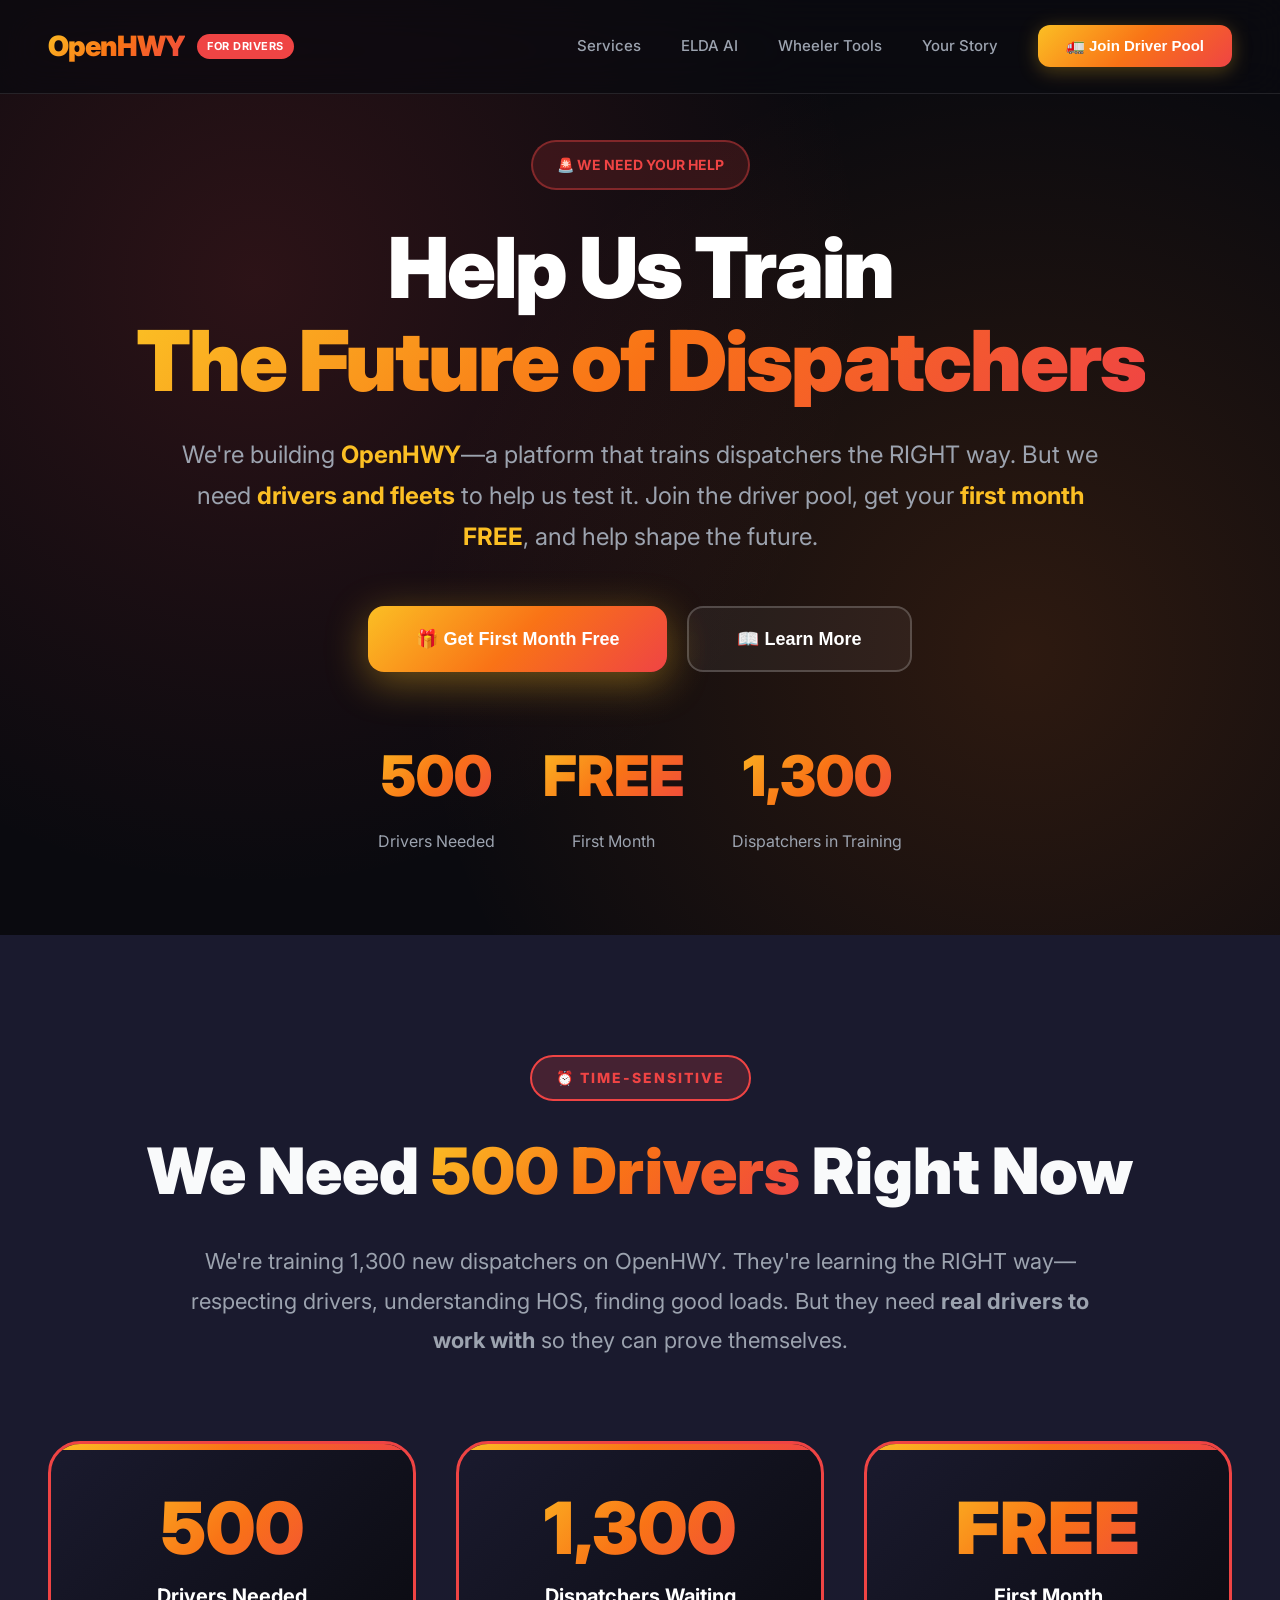
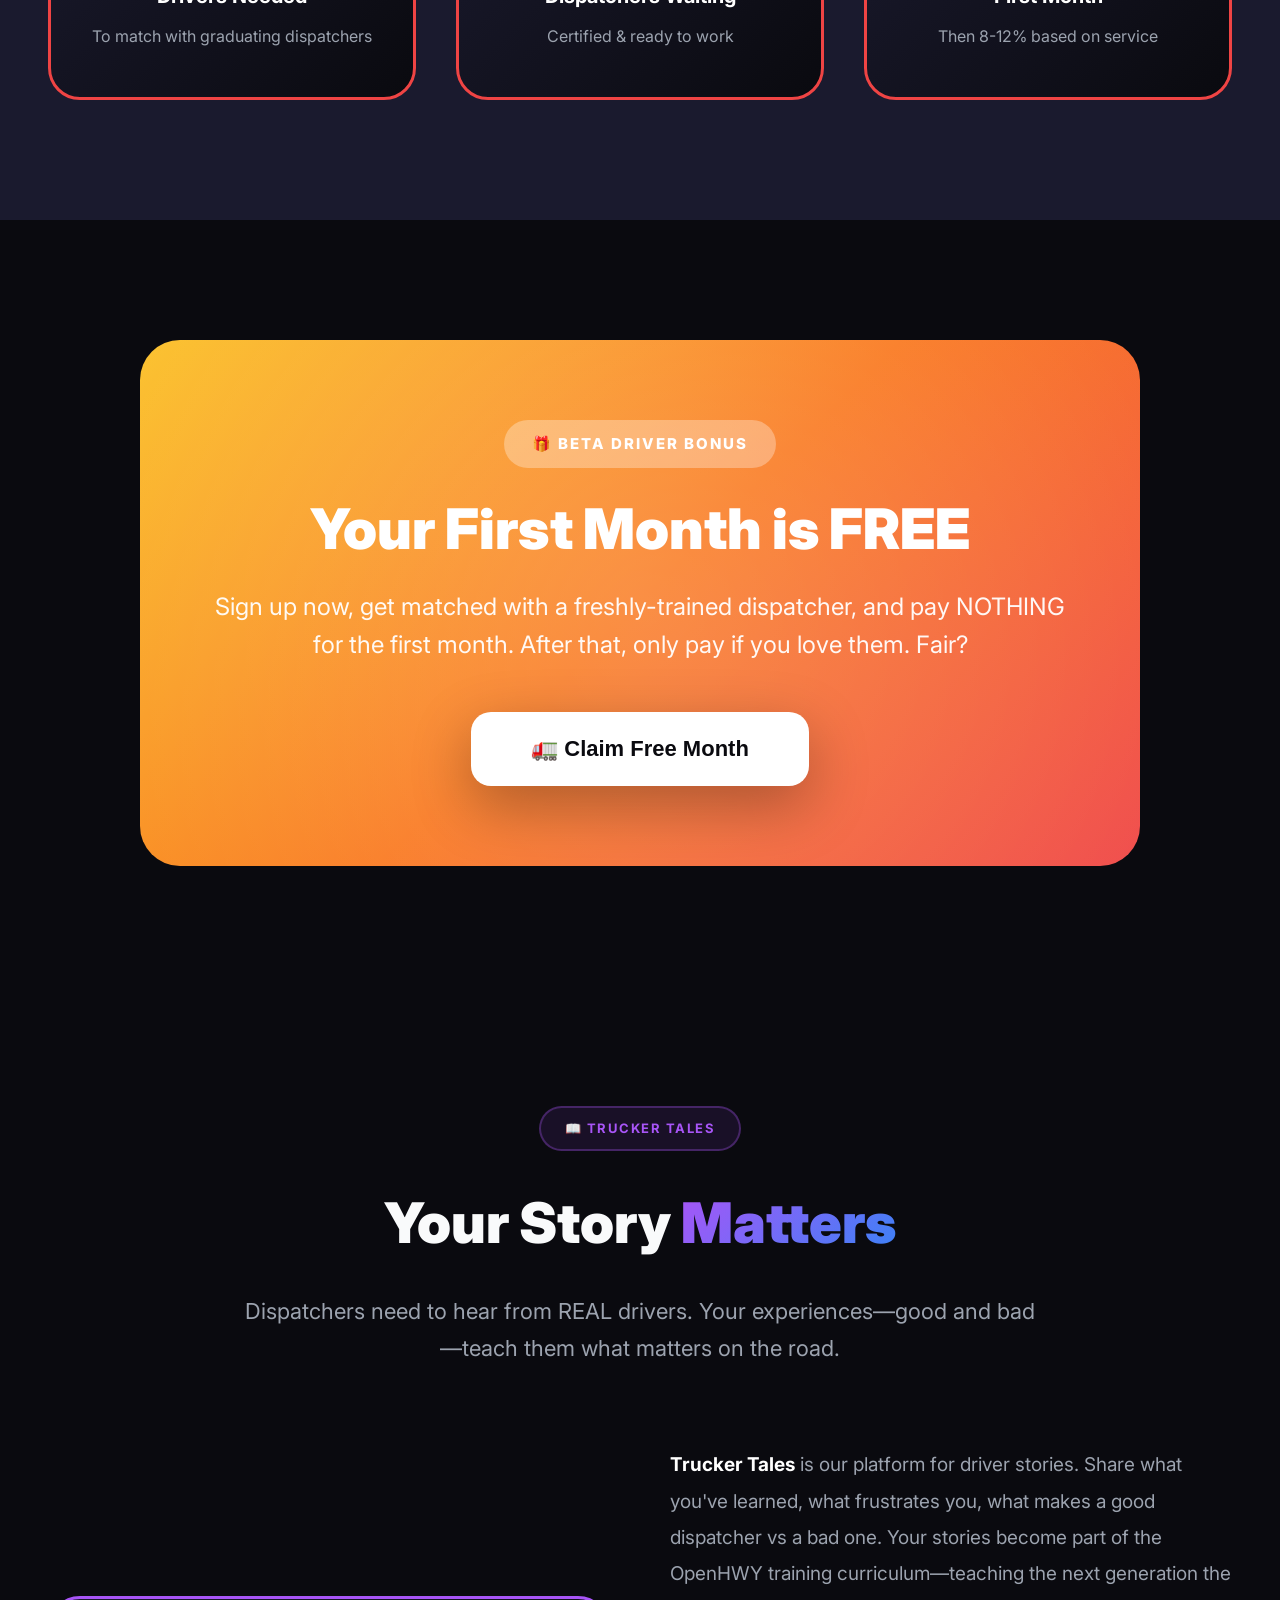
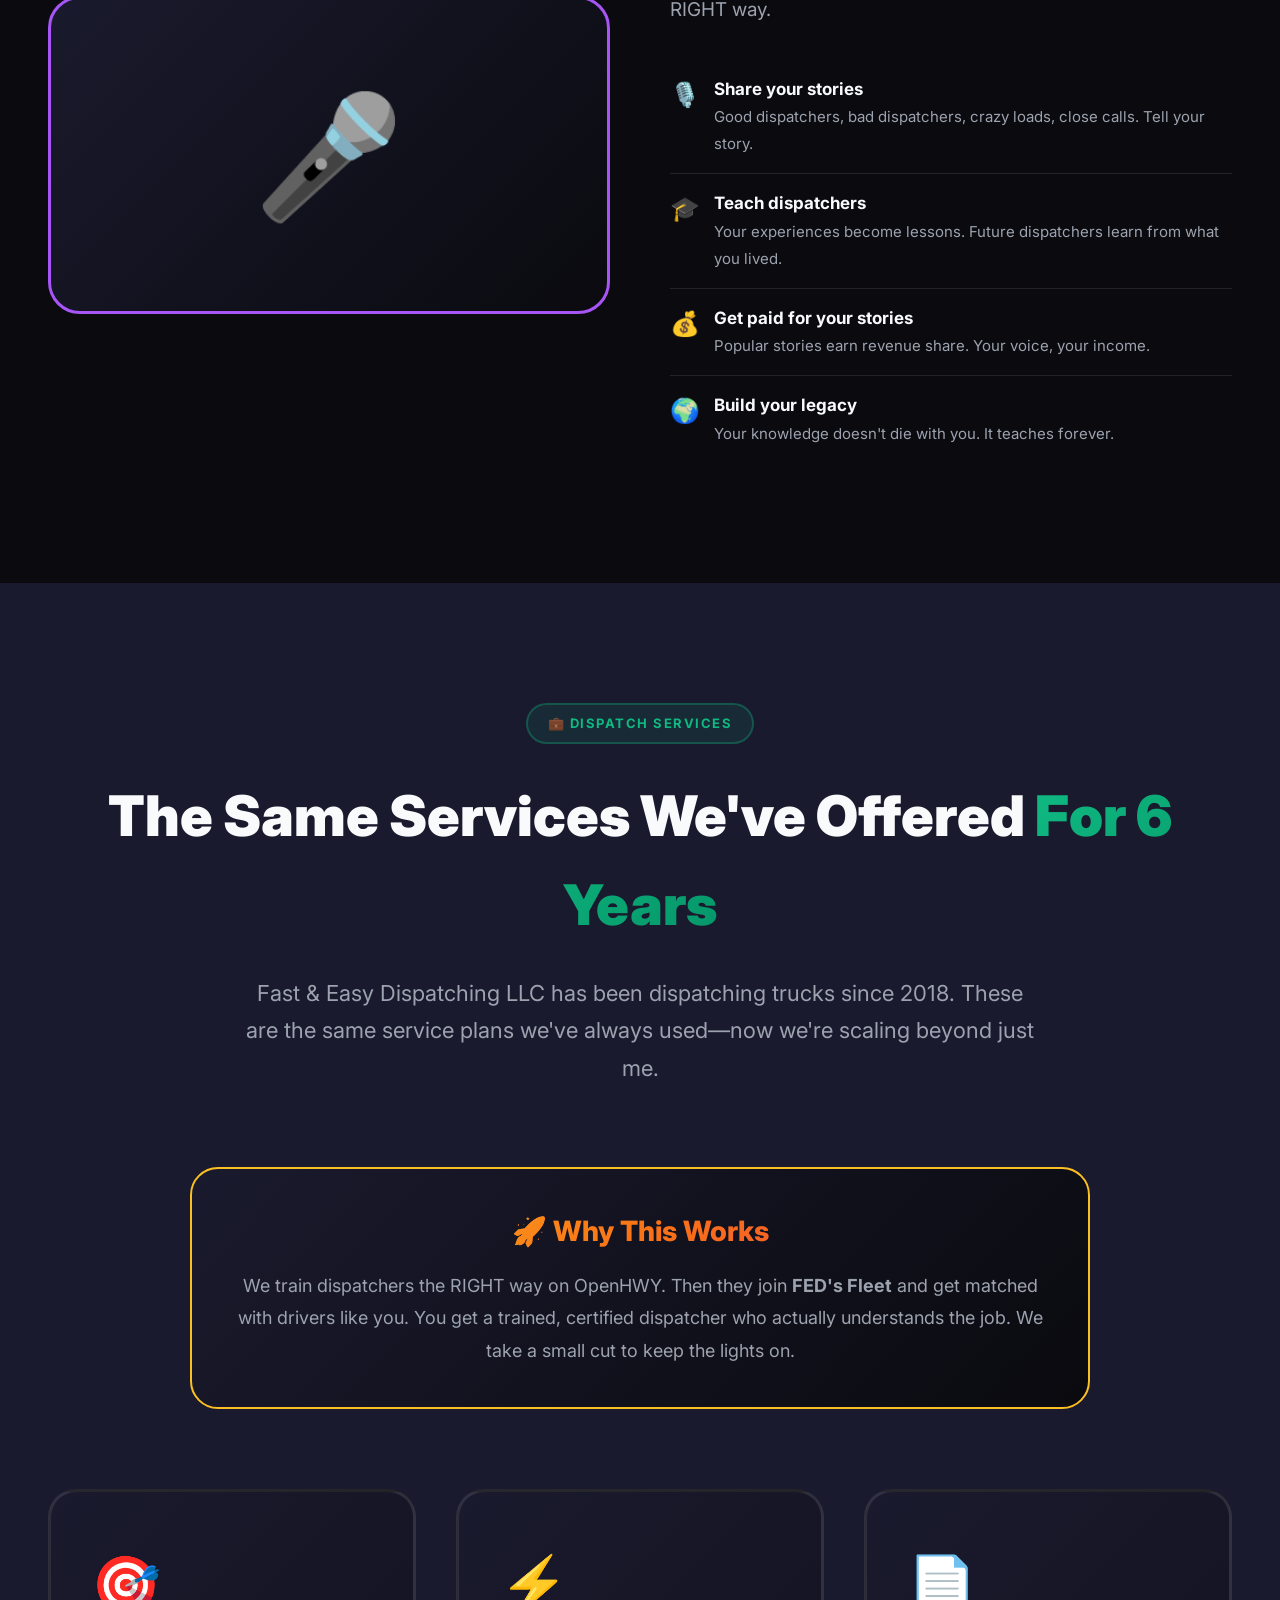
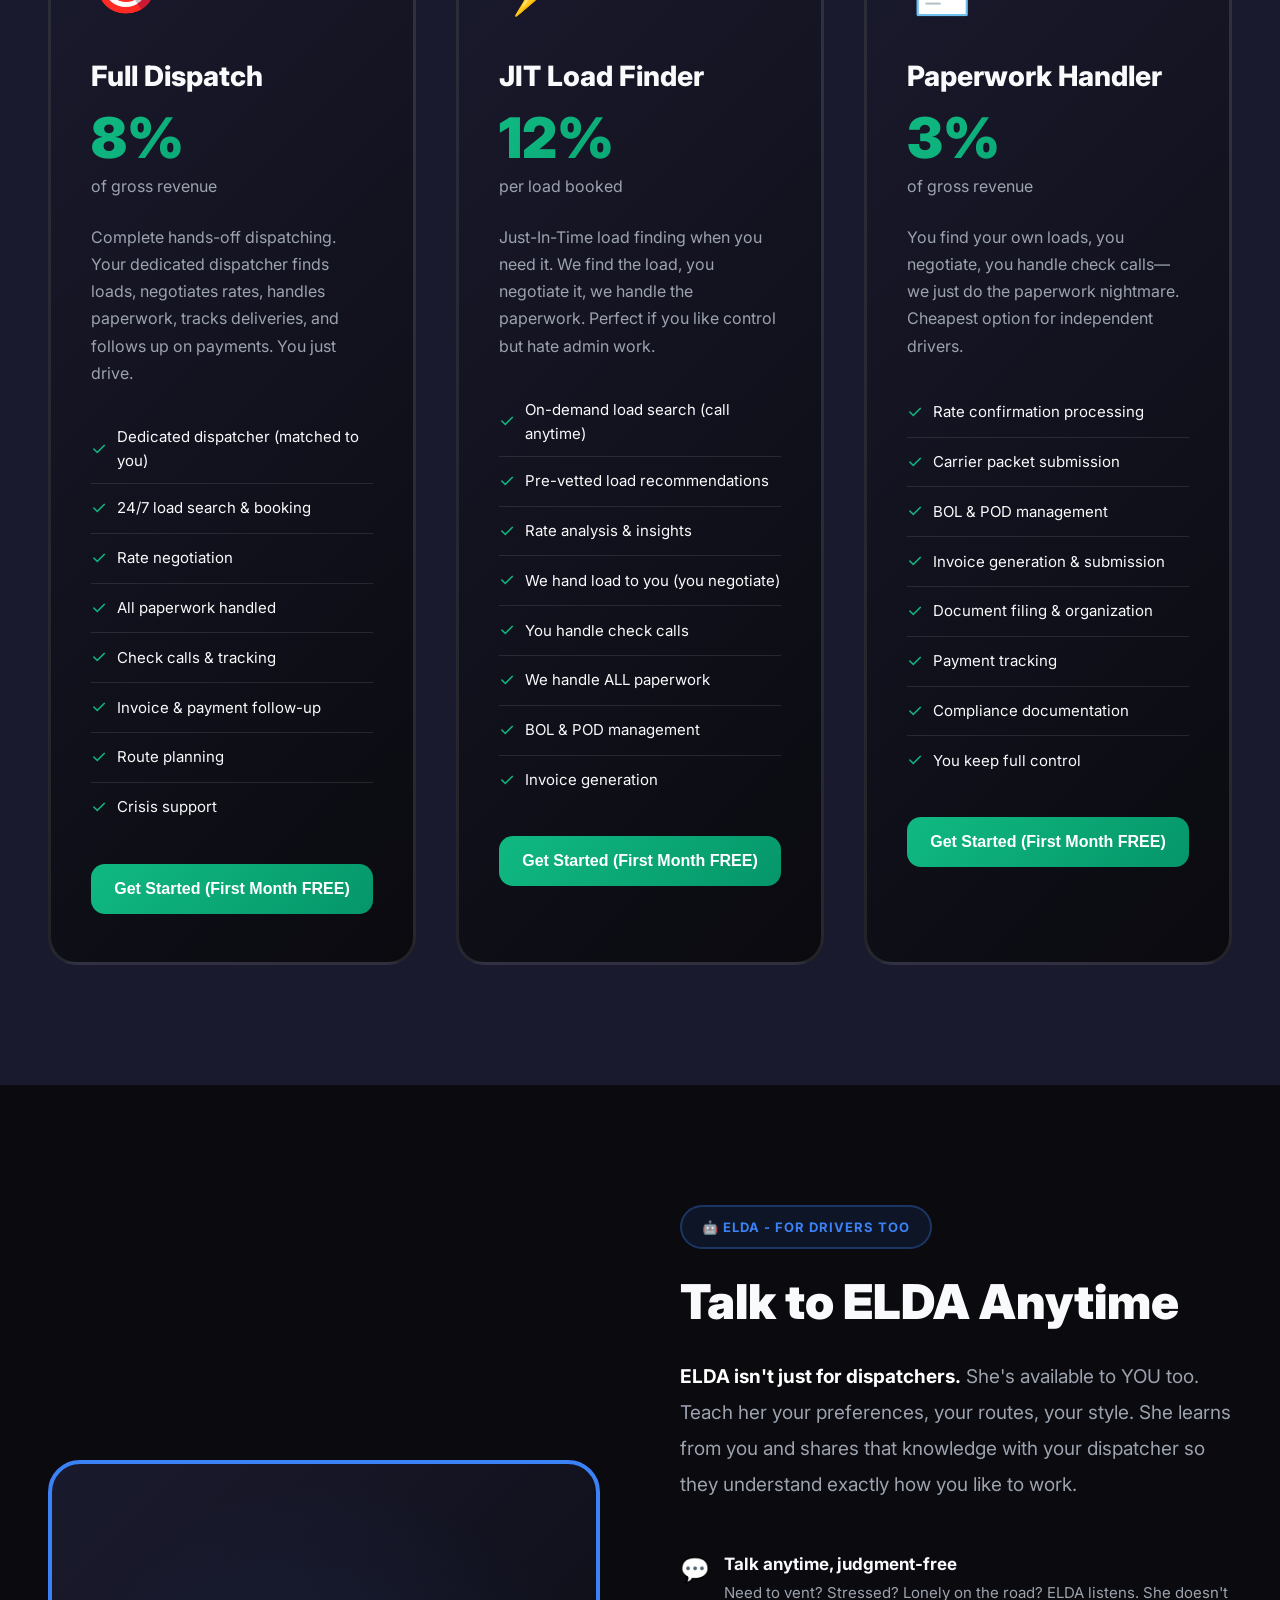
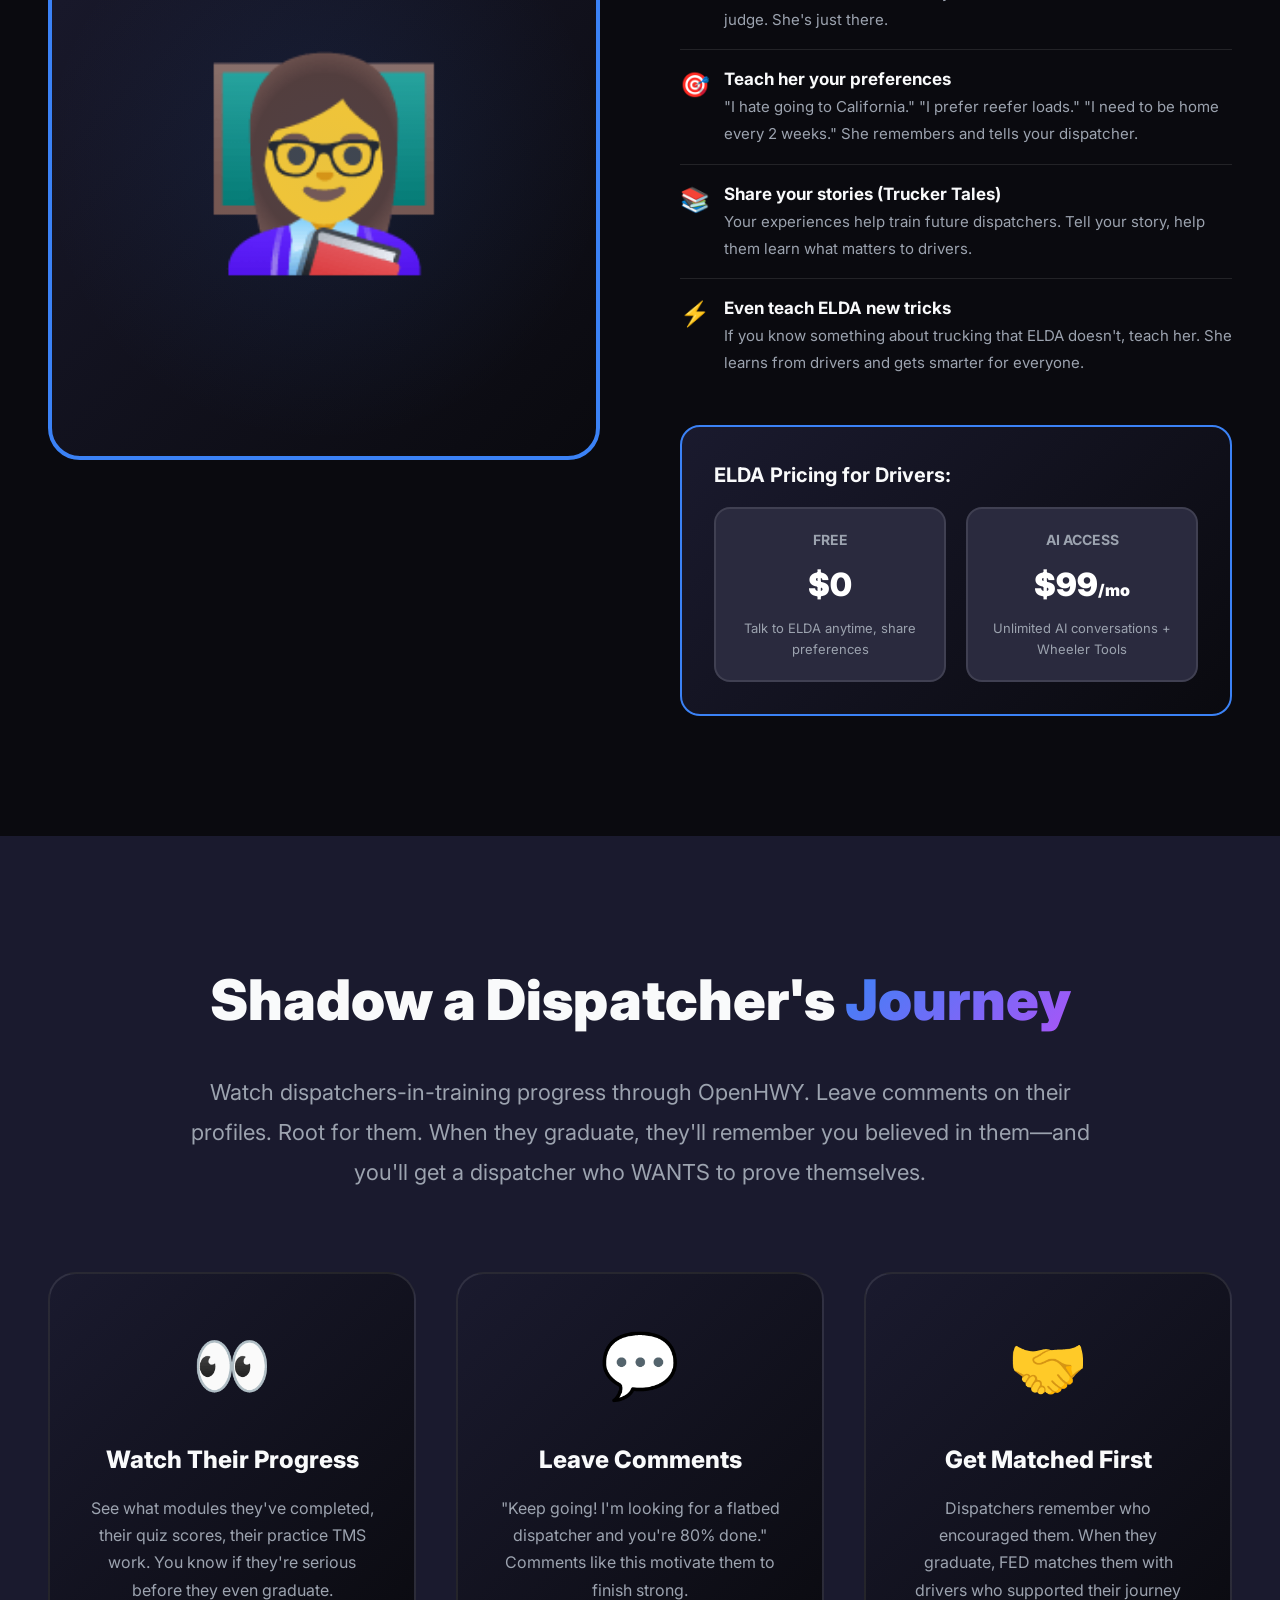
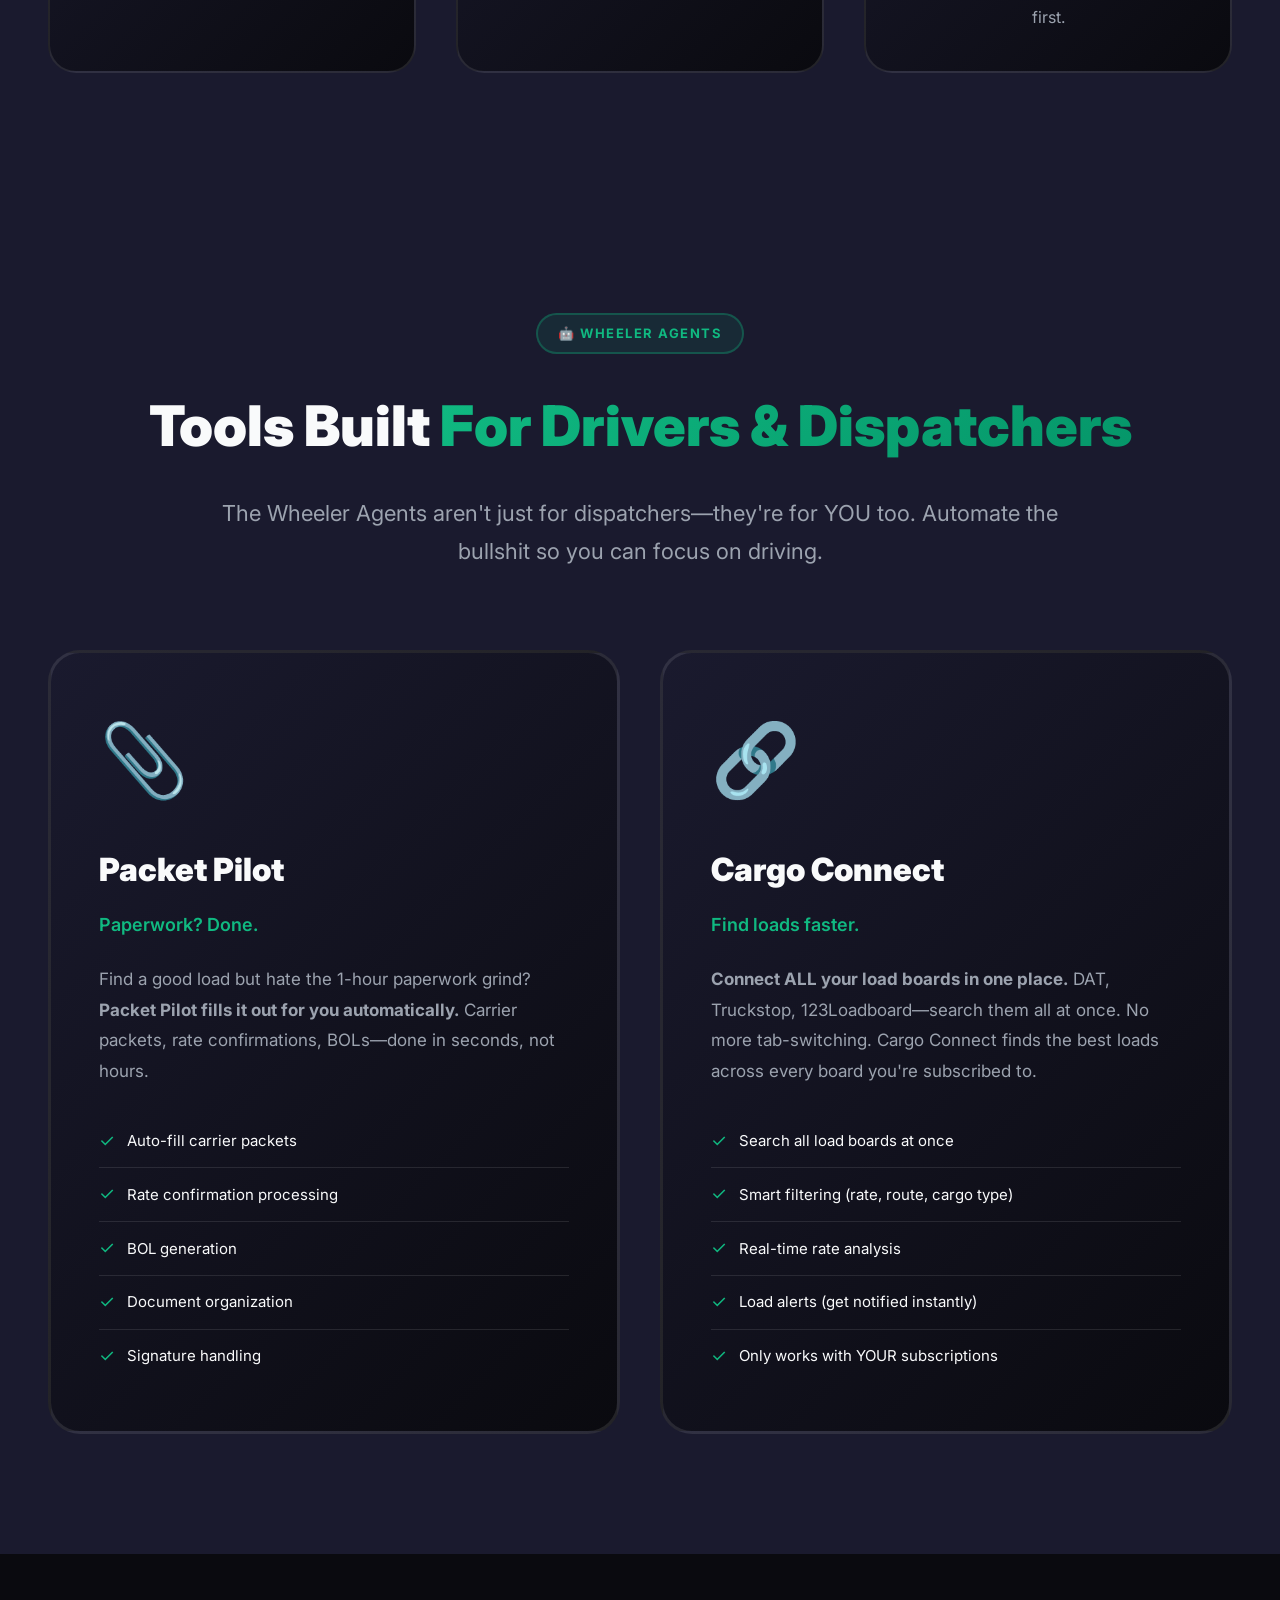
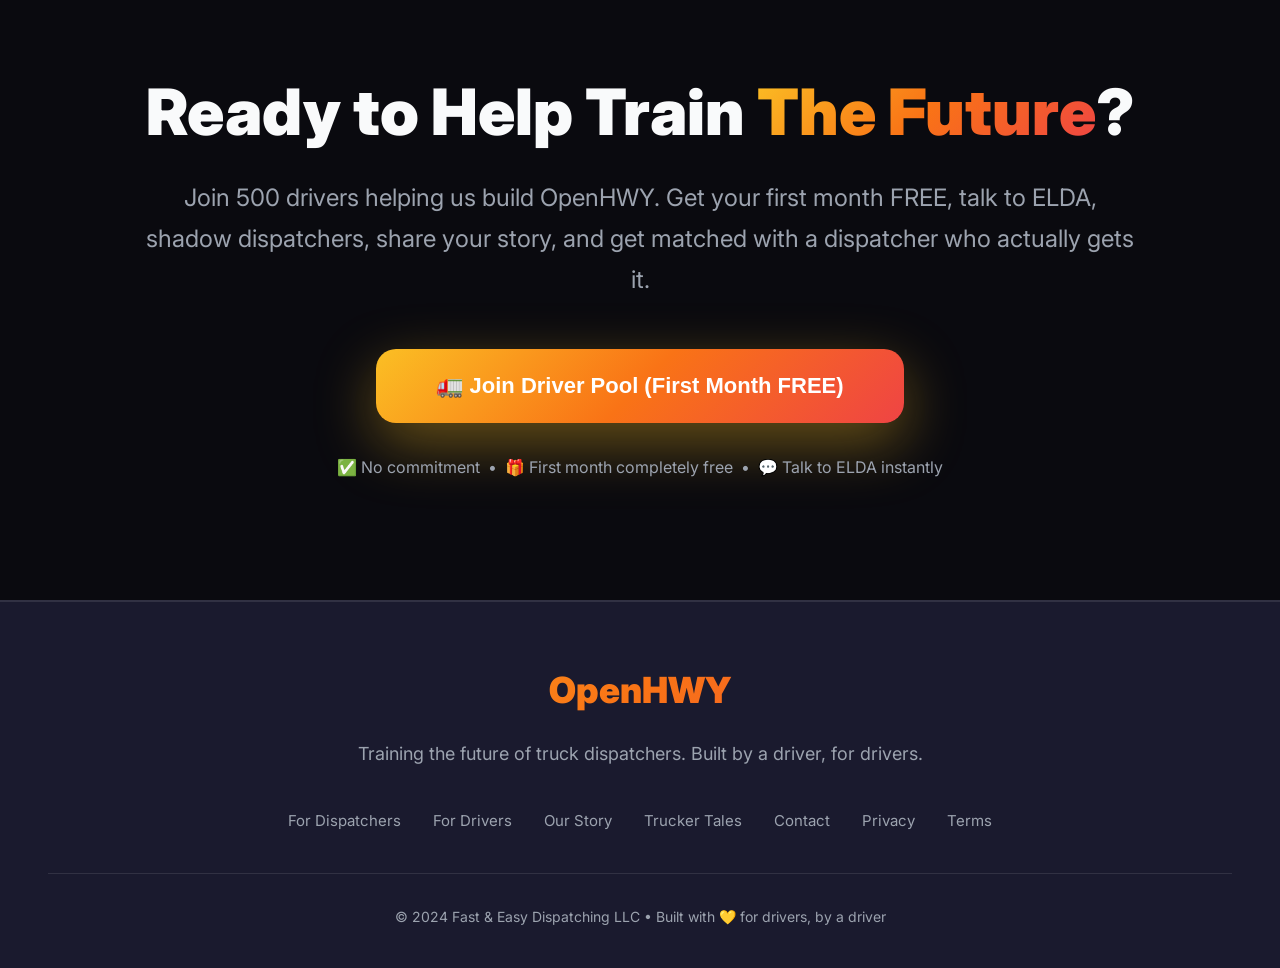
<file: lib/interfaces/OpenHWY/openhwy-marketing-drivers.html>
<!DOCTYPE html>
<html lang="en">
<head>
    <meta charset="UTF-8">
    <meta name="viewport" content="width=device-width, initial-scale=1.0">
    <title>Drivers & Fleets - Help Us Train the Future | OpenHWY</title>
    <style>
        @import url('https://fonts.googleapis.com/css2?family=Inter:wght@300;400;500;600;700;800;900&display=swap');

        * {
            margin: 0;
            padding: 0;
            box-sizing: border-box;
        }

        :root {
            /* Brand Colors */
            --road-black: #0a0a0f;
            --asphalt-gray: #1a1a2e;
            --concrete-gray: #2a2a3e;
            --yellow-line: #fbbf24;
            --warning-orange: #f97316;
            --truck-red: #ef4444;
            --highway-blue: #3b82f6;
            --forest-green: #10b981;
            --sky-blue: #60a5fa;
            --sunrise-purple: #a855f7;
            --white: #ffffff;
            --off-white: #f9fafb;
            --text-gray: #9ca3af;
            --border-gray: rgba(255, 255, 255, 0.1);
            
            /* Gradients */
            --gradient-sunrise: linear-gradient(135deg, #fbbf24 0%, #f97316 50%, #ef4444 100%);
            --gradient-highway: linear-gradient(135deg, #3b82f6 0%, #a855f7 100%);
            --gradient-forest: linear-gradient(135deg, #10b981 0%, #059669 100%);
            --gradient-night: linear-gradient(135deg, #1a1a2e 0%, #0a0a0f 100%);
        }

        body {
            font-family: 'Inter', -apple-system, BlinkMacSystemFont, sans-serif;
            background: var(--road-black);
            color: var(--off-white);
            overflow-x: hidden;
            line-height: 1.6;
        }

        /* NAVIGATION */
        nav {
            position: fixed;
            top: 0;
            left: 0;
            right: 0;
            padding: 24px 48px;
            background: rgba(10, 10, 15, 0.8);
            backdrop-filter: blur(20px) saturate(180%);
            border-bottom: 1px solid var(--border-gray);
            z-index: 1000;
            transition: all 0.4s cubic-bezier(0.4, 0, 0.2, 1);
        }

        nav.scrolled {
            padding: 16px 48px;
            background: rgba(10, 10, 15, 0.95);
            box-shadow: 0 10px 40px rgba(0, 0, 0, 0.6);
        }

        .nav-container {
            max-width: 1400px;
            margin: 0 auto;
            display: flex;
            justify-content: space-between;
            align-items: center;
        }

        .logo-container {
            display: flex;
            align-items: center;
            gap: 12px;
        }

        .logo {
            font-size: 28px;
            font-weight: 900;
            background: var(--gradient-sunrise);
            -webkit-background-clip: text;
            -webkit-text-fill-color: transparent;
            letter-spacing: -1px;
        }

        .logo-badge {
            padding: 4px 10px;
            background: var(--truck-red);
            border-radius: 20px;
            font-size: 11px;
            font-weight: 700;
            color: white;
            text-transform: uppercase;
            letter-spacing: 0.5px;
        }

        .nav-links {
            display: flex;
            gap: 40px;
            align-items: center;
        }

        .nav-link {
            color: var(--text-gray);
            text-decoration: none;
            font-weight: 500;
            font-size: 15px;
            transition: all 0.3s;
        }

        .nav-link:hover {
            color: var(--white);
        }

        .nav-cta {
            padding: 12px 28px;
            background: var(--gradient-sunrise);
            border: none;
            border-radius: 12px;
            color: white;
            font-weight: 700;
            font-size: 15px;
            cursor: pointer;
            transition: all 0.3s;
            box-shadow: 0 4px 20px rgba(251, 191, 36, 0.3);
        }

        .nav-cta:hover {
            transform: translateY(-2px);
            box-shadow: 0 8px 30px rgba(251, 191, 36, 0.5);
        }

        /* HERO SECTION */
        .hero {
            min-height: 100vh;
            display: flex;
            align-items: center;
            justify-content: center;
            padding: 140px 48px 80px;
            position: relative;
            overflow: hidden;
        }

        .hero::before {
            content: '';
            position: absolute;
            top: 0;
            left: 0;
            right: 0;
            bottom: 0;
            background: 
                radial-gradient(circle at 20% 30%, rgba(239, 68, 68, 0.15) 0%, transparent 50%),
                radial-gradient(circle at 80% 70%, rgba(249, 115, 22, 0.15) 0%, transparent 50%);
            animation: pulse 8s ease-in-out infinite;
        }

        @keyframes pulse {
            0%, 100% { opacity: 1; }
            50% { opacity: 0.8; }
        }

        .hero-content {
            max-width: 1200px;
            margin: 0 auto;
            position: relative;
            z-index: 1;
            text-align: center;
        }

        .hero-badge {
            display: inline-flex;
            align-items: center;
            gap: 8px;
            padding: 12px 24px;
            background: rgba(239, 68, 68, 0.15);
            border: 2px solid rgba(239, 68, 68, 0.4);
            border-radius: 50px;
            font-size: 14px;
            font-weight: 700;
            color: var(--truck-red);
            margin-bottom: 32px;
            animation: fadeInDown 0.8s ease-out;
        }

        @keyframes fadeInDown {
            from { opacity: 0; transform: translateY(-30px); }
            to { opacity: 1; transform: translateY(0); }
        }

        .hero-title {
            font-size: 84px;
            font-weight: 900;
            line-height: 1.1;
            margin-bottom: 28px;
            letter-spacing: -2px;
            animation: fadeInUp 0.8s ease-out 0.2s both;
        }

        @keyframes fadeInUp {
            from { opacity: 0; transform: translateY(30px); }
            to { opacity: 1; transform: translateY(0); }
        }

        .hero-title-line1 {
            color: var(--white);
            display: block;
        }

        .hero-title-line2 {
            background: var(--gradient-sunrise);
            -webkit-background-clip: text;
            -webkit-text-fill-color: transparent;
            display: block;
        }

        .hero-subtitle {
            font-size: 24px;
            color: var(--text-gray);
            margin-bottom: 48px;
            max-width: 950px;
            margin-left: auto;
            margin-right: auto;
            line-height: 1.7;
            animation: fadeInUp 0.8s ease-out 0.4s both;
        }

        .hero-subtitle strong {
            color: var(--yellow-line);
            font-weight: 700;
        }

        .hero-cta-group {
            display: flex;
            gap: 20px;
            justify-content: center;
            margin-bottom: 60px;
            flex-wrap: wrap;
            animation: fadeInUp 0.8s ease-out 0.6s both;
        }

        .btn-hero {
            padding: 20px 48px;
            font-size: 18px;
            font-weight: 700;
            border-radius: 16px;
            cursor: pointer;
            transition: all 0.4s;
            border: none;
            position: relative;
            overflow: hidden;
        }

        .btn-hero span {
            position: relative;
            z-index: 1;
        }

        .btn-primary-hero {
            background: var(--gradient-sunrise);
            color: white;
            box-shadow: 0 10px 40px rgba(251, 191, 36, 0.4);
        }

        .btn-primary-hero:hover {
            transform: translateY(-4px);
            box-shadow: 0 20px 60px rgba(251, 191, 36, 0.6);
        }

        .btn-secondary-hero {
            background: rgba(255, 255, 255, 0.05);
            border: 2px solid rgba(255, 255, 255, 0.2);
            color: var(--white);
            backdrop-filter: blur(10px);
        }

        .btn-secondary-hero:hover {
            background: rgba(255, 255, 255, 0.1);
            border-color: var(--truck-red);
            transform: translateY(-4px);
        }

        .driver-stats {
            display: flex;
            gap: 48px;
            justify-content: center;
            margin-top: 60px;
            animation: fadeInUp 0.8s ease-out 0.8s both;
        }

        .stat {
            text-align: center;
        }

        .stat-value {
            font-size: 56px;
            font-weight: 900;
            background: var(--gradient-sunrise);
            -webkit-background-clip: text;
            -webkit-text-fill-color: transparent;
            margin-bottom: 8px;
        }

        .stat-label {
            font-size: 16px;
            color: var(--text-gray);
        }

        /* URGENT SECTION */
        .urgent-section {
            padding: 120px 48px;
            background: var(--asphalt-gray);
            position: relative;
        }

        .urgent-container {
            max-width: 1200px;
            margin: 0 auto;
            text-align: center;
        }

        .urgent-badge {
            display: inline-block;
            padding: 10px 24px;
            background: rgba(239, 68, 68, 0.2);
            border: 2px solid var(--truck-red);
            border-radius: 50px;
            font-size: 14px;
            font-weight: 800;
            color: var(--truck-red);
            text-transform: uppercase;
            letter-spacing: 2px;
            margin-bottom: 32px;
            animation: pulse 2s infinite;
        }

        @keyframes pulse {
            0%, 100% { transform: scale(1); }
            50% { transform: scale(1.05); }
        }

        .urgent-title {
            font-size: 64px;
            font-weight: 900;
            margin-bottom: 32px;
            line-height: 1.2;
        }

        .urgent-title-gradient {
            background: var(--gradient-sunrise);
            -webkit-background-clip: text;
            -webkit-text-fill-color: transparent;
        }

        .urgent-description {
            font-size: 22px;
            color: var(--text-gray);
            line-height: 1.8;
            max-width: 900px;
            margin: 0 auto 60px;
        }

        .urgent-grid {
            display: grid;
            grid-template-columns: repeat(3, 1fr);
            gap: 40px;
            margin-top: 80px;
        }

        .urgent-card {
            background: var(--gradient-night);
            border: 3px solid var(--truck-red);
            border-radius: 32px;
            padding: 48px 40px;
            text-align: center;
            position: relative;
            overflow: hidden;
        }

        .urgent-card::before {
            content: '';
            position: absolute;
            top: 0;
            left: 0;
            right: 0;
            height: 6px;
            background: var(--gradient-sunrise);
        }

        .urgent-number {
            font-size: 72px;
            font-weight: 900;
            background: var(--gradient-sunrise);
            -webkit-background-clip: text;
            -webkit-text-fill-color: transparent;
            margin-bottom: 16px;
            line-height: 1;
        }

        .urgent-label {
            font-size: 20px;
            font-weight: 700;
            color: var(--white);
            margin-bottom: 12px;
        }

        .urgent-sublabel {
            font-size: 16px;
            color: var(--text-gray);
            line-height: 1.6;
        }

        /* FREE OFFER SECTION */
        .free-offer-section {
            padding: 120px 48px;
            background: var(--road-black);
        }

        .free-offer-container {
            max-width: 1000px;
            margin: 0 auto;
            padding: 80px 60px;
            background: var(--gradient-sunrise);
            border-radius: 40px;
            text-align: center;
            position: relative;
            overflow: hidden;
        }

        .free-offer-container::before {
            content: '';
            position: absolute;
            inset: -50%;
            background: radial-gradient(circle, rgba(255, 255, 255, 0.2) 0%, transparent 70%);
            animation: rotate 15s linear infinite;
        }

        @keyframes rotate {
            0% { transform: rotate(0deg); }
            100% { transform: rotate(360deg); }
        }

        .free-offer-content {
            position: relative;
            z-index: 1;
        }

        .free-offer-badge {
            display: inline-block;
            padding: 12px 28px;
            background: rgba(255, 255, 255, 0.3);
            border-radius: 50px;
            font-size: 15px;
            font-weight: 800;
            color: white;
            text-transform: uppercase;
            letter-spacing: 2px;
            margin-bottom: 28px;
        }

        .free-offer-title {
            font-size: 56px;
            font-weight: 900;
            color: white;
            margin-bottom: 24px;
            line-height: 1.2;
        }

        .free-offer-subtitle {
            font-size: 24px;
            color: rgba(255, 255, 255, 0.95);
            margin-bottom: 48px;
            line-height: 1.6;
        }

        .free-offer-button {
            padding: 24px 60px;
            background: white;
            border: none;
            border-radius: 20px;
            font-size: 22px;
            font-weight: 900;
            color: var(--road-black);
            cursor: pointer;
            transition: all 0.4s;
            box-shadow: 0 20px 60px rgba(0, 0, 0, 0.3);
        }

        .free-offer-button:hover {
            transform: translateY(-6px);
            box-shadow: 0 30px 80px rgba(0, 0, 0, 0.4);
        }

        /* SERVICES SECTION */
        .services-section {
            padding: 120px 48px;
            background: var(--asphalt-gray);
        }

        .services-header {
            text-align: center;
            margin-bottom: 80px;
        }

        .section-eyebrow {
            display: inline-block;
            padding: 8px 20px;
            background: rgba(16, 185, 129, 0.1);
            border: 2px solid rgba(16, 185, 129, 0.3);
            border-radius: 50px;
            font-size: 13px;
            font-weight: 700;
            color: var(--forest-green);
            text-transform: uppercase;
            letter-spacing: 1.5px;
            margin-bottom: 28px;
        }

        .services-title {
            font-size: 56px;
            font-weight: 900;
            margin-bottom: 24px;
        }

        .services-subtitle {
            font-size: 22px;
            color: var(--text-gray);
            max-width: 800px;
            margin: 0 auto;
            line-height: 1.7;
        }

        .services-intro {
            max-width: 900px;
            margin: 0 auto 80px;
            padding: 40px;
            background: var(--gradient-night);
            border: 2px solid var(--yellow-line);
            border-radius: 28px;
            text-align: center;
        }

        .services-intro-title {
            font-size: 28px;
            font-weight: 800;
            background: var(--gradient-sunrise);
            -webkit-background-clip: text;
            -webkit-text-fill-color: transparent;
            margin-bottom: 16px;
        }

        .services-intro-text {
            font-size: 18px;
            color: var(--text-gray);
            line-height: 1.8;
        }

        .services-grid {
            display: grid;
            grid-template-columns: repeat(3, 1fr);
            gap: 40px;
            max-width: 1400px;
            margin: 0 auto;
        }

        .service-card {
            background: var(--gradient-night);
            border: 3px solid rgba(255, 255, 255, 0.1);
            border-radius: 28px;
            padding: 48px 40px;
            transition: all 0.4s;
            position: relative;
            overflow: hidden;
        }

        .service-card::before {
            content: '';
            position: absolute;
            top: 0;
            left: 0;
            right: 0;
            height: 5px;
            background: var(--gradient-forest);
            transform: scaleX(0);
            transition: transform 0.4s;
        }

        .service-card:hover::before {
            transform: scaleX(1);
        }

        .service-card:hover {
            transform: translateY(-12px);
            border-color: var(--forest-green);
            box-shadow: 0 30px 80px rgba(16, 185, 129, 0.3);
        }

        .service-icon {
            font-size: 56px;
            margin-bottom: 24px;
        }

        .service-title {
            font-size: 28px;
            font-weight: 800;
            margin-bottom: 12px;
        }

        .service-rate {
            font-size: 56px;
            font-weight: 900;
            background: var(--gradient-forest);
            -webkit-background-clip: text;
            -webkit-text-fill-color: transparent;
            margin-bottom: 8px;
            line-height: 1;
        }

        .service-period {
            font-size: 16px;
            color: var(--text-gray);
            margin-bottom: 24px;
        }

        .service-description {
            font-size: 16px;
            color: var(--text-gray);
            line-height: 1.7;
            margin-bottom: 28px;
        }

        .service-features {
            list-style: none;
            margin-bottom: 32px;
        }

        .service-features li {
            padding: 10px 0;
            display: flex;
            align-items: center;
            gap: 10px;
            font-size: 15px;
            border-bottom: 1px solid var(--border-gray);
        }

        .service-features li:last-child {
            border-bottom: none;
        }

        .check-icon {
            color: var(--forest-green);
            font-size: 18px;
            flex-shrink: 0;
        }

        .service-cta {
            width: 100%;
            padding: 16px;
            background: var(--gradient-forest);
            border: none;
            border-radius: 14px;
            font-size: 16px;
            font-weight: 700;
            color: white;
            cursor: pointer;
            transition: all 0.3s;
        }

        .service-cta:hover {
            transform: translateY(-3px);
            box-shadow: 0 10px 30px rgba(16, 185, 129, 0.5);
        }

        /* ELDA FOR DRIVERS */
        .elda-section {
            padding: 120px 48px;
            background: var(--road-black);
        }

        .elda-container {
            max-width: 1200px;
            margin: 0 auto;
            display: grid;
            grid-template-columns: 1fr 1fr;
            gap: 80px;
            align-items: center;
        }

        .elda-visual {
            width: 100%;
            height: 600px;
            background: var(--gradient-night);
            border: 4px solid var(--highway-blue);
            border-radius: 32px;
            display: flex;
            align-items: center;
            justify-content: center;
            font-size: 200px;
            position: relative;
            overflow: hidden;
        }

        .elda-visual::before {
            content: '';
            position: absolute;
            inset: 0;
            background: radial-gradient(circle, rgba(59, 130, 246, 0.1) 0%, transparent 70%);
        }

        .elda-content {
        }

        .elda-badge {
            display: inline-block;
            padding: 10px 20px;
            background: rgba(59, 130, 246, 0.1);
            border: 2px solid rgba(59, 130, 246, 0.3);
            border-radius: 30px;
            font-size: 13px;
            font-weight: 700;
            color: var(--highway-blue);
            text-transform: uppercase;
            letter-spacing: 1px;
            margin-bottom: 24px;
        }

        .elda-title {
            font-size: 48px;
            font-weight: 900;
            margin-bottom: 28px;
            line-height: 1.2;
        }

        .elda-description {
            font-size: 19px;
            color: var(--text-gray);
            line-height: 1.9;
            margin-bottom: 20px;
        }

        .elda-description strong {
            color: var(--white);
        }

        .elda-features {
            list-style: none;
            margin: 32px 0;
        }

        .elda-features li {
            padding: 16px 0;
            display: flex;
            align-items: flex-start;
            gap: 14px;
            font-size: 17px;
            border-bottom: 1px solid var(--border-gray);
        }

        .elda-features li:last-child {
            border-bottom: none;
        }

        .feature-icon {
            font-size: 24px;
            flex-shrink: 0;
        }

        .elda-pricing {
            padding: 32px;
            background: var(--gradient-night);
            border: 2px solid var(--highway-blue);
            border-radius: 20px;
            margin-top: 32px;
        }

        .elda-pricing-title {
            font-size: 20px;
            font-weight: 700;
            margin-bottom: 16px;
        }

        .elda-pricing-options {
            display: flex;
            gap: 20px;
        }

        .pricing-option {
            flex: 1;
            padding: 20px;
            background: var(--concrete-gray);
            border: 2px solid var(--border-gray);
            border-radius: 16px;
            text-align: center;
            transition: all 0.3s;
        }

        .pricing-option:hover {
            border-color: var(--highway-blue);
            transform: translateY(-4px);
        }

        .pricing-option-name {
            font-size: 14px;
            font-weight: 700;
            color: var(--text-gray);
            margin-bottom: 8px;
        }

        .pricing-option-price {
            font-size: 32px;
            font-weight: 900;
            color: var(--white);
            margin-bottom: 8px;
        }

        .pricing-option-desc {
            font-size: 13px;
            color: var(--text-gray);
        }

        /* SHADOW DISPATCHER */
        .shadow-section {
            padding: 120px 48px;
            background: var(--asphalt-gray);
        }

        .shadow-container {
            max-width: 1200px;
            margin: 0 auto;
            text-align: center;
        }

        .shadow-title {
            font-size: 56px;
            font-weight: 900;
            margin-bottom: 28px;
        }

        .shadow-title-gradient {
            background: var(--gradient-highway);
            -webkit-background-clip: text;
            -webkit-text-fill-color: transparent;
        }

        .shadow-description {
            font-size: 22px;
            color: var(--text-gray);
            line-height: 1.8;
            max-width: 900px;
            margin: 0 auto 60px;
        }

        .shadow-grid {
            display: grid;
            grid-template-columns: repeat(3, 1fr);
            gap: 40px;
            margin-top: 80px;
        }

        .shadow-card {
            background: var(--gradient-night);
            border: 2px solid var(--border-gray);
            border-radius: 28px;
            padding: 40px;
            transition: all 0.4s;
        }

        .shadow-card:hover {
            border-color: var(--highway-blue);
            transform: translateY(-8px);
            box-shadow: 0 30px 80px rgba(59, 130, 246, 0.3);
        }

        .shadow-card-icon {
            font-size: 64px;
            margin-bottom: 24px;
        }

        .shadow-card-title {
            font-size: 24px;
            font-weight: 800;
            margin-bottom: 16px;
        }

        .shadow-card-text {
            font-size: 16px;
            color: var(--text-gray);
            line-height: 1.7;
        }

        /* TRUCKER TALES */
        .tales-section {
            padding: 120px 48px;
            background: var(--road-black);
        }

        .tales-container {
            max-width: 1200px;
            margin: 0 auto;
        }

        .tales-header {
            text-align: center;
            margin-bottom: 80px;
        }

        .tales-badge {
            display: inline-block;
            padding: 10px 24px;
            background: rgba(168, 85, 247, 0.1);
            border: 2px solid rgba(168, 85, 247, 0.3);
            border-radius: 50px;
            font-size: 13px;
            font-weight: 700;
            color: var(--sunrise-purple);
            text-transform: uppercase;
            letter-spacing: 1.5px;
            margin-bottom: 28px;
        }

        .tales-title {
            font-size: 56px;
            font-weight: 900;
            margin-bottom: 24px;
        }

        .tales-title-gradient {
            background: linear-gradient(135deg, var(--sunrise-purple) 0%, var(--highway-blue) 100%);
            -webkit-background-clip: text;
            -webkit-text-fill-color: transparent;
        }

        .tales-subtitle {
            font-size: 22px;
            color: var(--text-gray);
            max-width: 800px;
            margin: 0 auto;
            line-height: 1.7;
        }

        .tales-content {
            display: grid;
            grid-template-columns: 1fr 1fr;
            gap: 60px;
            align-items: center;
        }

        .tales-visual {
            padding: 60px;
            background: var(--gradient-night);
            border: 3px solid var(--sunrise-purple);
            border-radius: 32px;
            text-align: center;
            font-size: 120px;
        }

        .tales-info {
        }

        .tales-description {
            font-size: 19px;
            color: var(--text-gray);
            line-height: 1.9;
            margin-bottom: 32px;
        }

        .tales-description strong {
            color: var(--white);
        }

        .tales-features {
            list-style: none;
        }

        .tales-features li {
            padding: 16px 0;
            display: flex;
            align-items: flex-start;
            gap: 14px;
            font-size: 17px;
            border-bottom: 1px solid var(--border-gray);
        }

        .tales-features li:last-child {
            border-bottom: none;
        }

        /* WHEELER TOOLS */
        .wheeler-section {
            padding: 120px 48px;
            background: var(--asphalt-gray);
        }

        .wheeler-container {
            max-width: 1400px;
            margin: 0 auto;
        }

        .wheeler-header {
            text-align: center;
            margin-bottom: 80px;
        }

        .wheeler-title {
            font-size: 56px;
            font-weight: 900;
            margin-bottom: 24px;
        }

        .wheeler-title-gradient {
            background: var(--gradient-forest);
            -webkit-background-clip: text;
            -webkit-text-fill-color: transparent;
        }

        .wheeler-subtitle {
            font-size: 22px;
            color: var(--text-gray);
            max-width: 900px;
            margin: 0 auto;
            line-height: 1.7;
        }

        .wheeler-grid {
            display: grid;
            grid-template-columns: repeat(2, 1fr);
            gap: 40px;
        }

        .wheeler-card {
            background: var(--gradient-night);
            border: 3px solid var(--border-gray);
            border-radius: 32px;
            padding: 48px;
            transition: all 0.4s;
            position: relative;
            overflow: hidden;
        }

        .wheeler-card::before {
            content: '';
            position: absolute;
            top: 0;
            left: 0;
            right: 0;
            height: 6px;
            background: var(--gradient-forest);
            transform: scaleX(0);
            transition: transform 0.4s;
        }

        .wheeler-card:hover::before {
            transform: scaleX(1);
        }

        .wheeler-card:hover {
            border-color: var(--forest-green);
            transform: translateY(-8px);
            box-shadow: 0 30px 80px rgba(16, 185, 129, 0.3);
        }

        .wheeler-card-icon {
            font-size: 72px;
            margin-bottom: 28px;
        }

        .wheeler-card-name {
            font-size: 32px;
            font-weight: 900;
            margin-bottom: 16px;
        }

        .wheeler-card-tagline {
            font-size: 18px;
            color: var(--forest-green);
            font-weight: 600;
            margin-bottom: 24px;
        }

        .wheeler-card-description {
            font-size: 17px;
            color: var(--text-gray);
            line-height: 1.8;
            margin-bottom: 28px;
        }

        .wheeler-card-use-cases {
            list-style: none;
        }

        .wheeler-card-use-cases li {
            padding: 12px 0;
            display: flex;
            align-items: center;
            gap: 12px;
            font-size: 15px;
            border-bottom: 1px solid var(--border-gray);
        }

        .wheeler-card-use-cases li:last-child {
            border-bottom: none;
        }

        /* FINAL CTA */
        .final-cta-section {
            padding: 120px 48px;
            background: var(--road-black);
        }

        .final-cta-container {
            max-width: 1000px;
            margin: 0 auto;
            text-align: center;
        }

        .final-cta-title {
            font-size: 64px;
            font-weight: 900;
            margin-bottom: 28px;
            line-height: 1.2;
        }

        .final-cta-gradient {
            background: var(--gradient-sunrise);
            -webkit-background-clip: text;
            -webkit-text-fill-color: transparent;
        }

        .final-cta-subtitle {
            font-size: 24px;
            color: var(--text-gray);
            margin-bottom: 48px;
            line-height: 1.7;
        }

        .final-cta-button {
            padding: 24px 60px;
            background: var(--gradient-sunrise);
            border: none;
            border-radius: 20px;
            font-size: 22px;
            font-weight: 900;
            color: white;
            cursor: pointer;
            transition: all 0.4s;
            box-shadow: 0 20px 60px rgba(251, 191, 36, 0.4);
        }

        .final-cta-button:hover {
            transform: translateY(-6px);
            box-shadow: 0 30px 80px rgba(251, 191, 36, 0.6);
        }

        .final-cta-note {
            margin-top: 32px;
            font-size: 16px;
            color: var(--text-gray);
        }

        /* FOOTER */
        footer {
            border-top: 2px solid var(--border-gray);
            padding: 60px 48px 40px;
            background: var(--asphalt-gray);
        }

        .footer-container {
            max-width: 1400px;
            margin: 0 auto;
            text-align: center;
        }

        .footer-logo {
            font-size: 36px;
            font-weight: 900;
            background: var(--gradient-sunrise);
            -webkit-background-clip: text;
            -webkit-text-fill-color: transparent;
            margin-bottom: 20px;
        }

        .footer-tagline {
            font-size: 18px;
            color: var(--text-gray);
            margin-bottom: 40px;
        }

        .footer-links {
            display: flex;
            justify-content: center;
            gap: 32px;
            margin-bottom: 40px;
            flex-wrap: wrap;
        }

        .footer-link {
            color: var(--text-gray);
            text-decoration: none;
            font-size: 15px;
            transition: color 0.3s;
        }

        .footer-link:hover {
            color: var(--yellow-line);
        }

        .footer-bottom {
            padding-top: 32px;
            border-top: 1px solid var(--border-gray);
            color: var(--text-gray);
            font-size: 14px;
        }

        /* RESPONSIVE */
        @media (max-width: 1024px) {
            .hero-title { font-size: 64px; }
            .urgent-grid { grid-template-columns: 1fr; }
            .services-grid { grid-template-columns: 1fr; }
            .elda-container { grid-template-columns: 1fr; }
            .tales-content { grid-template-columns: 1fr; }
            .wheeler-grid { grid-template-columns: 1fr; }
            .shadow-grid { grid-template-columns: 1fr; }
        }

        @media (max-width: 768px) {
            nav { padding: 16px 24px; }
            .nav-links { display: none; }
            .hero-title { font-size: 48px; }
            .urgent-title { font-size: 42px; }
            .free-offer-title { font-size: 36px; }
            .services-title { font-size: 36px; }
            .driver-stats { flex-direction: column; gap: 32px; }
        }
    </style>
</head>
<body>
    <!-- NAVIGATION -->
    <nav id="navbar">
        <div class="nav-container">
            <div class="logo-container">
                <div class="logo">OpenHWY</div>
                <div class="logo-badge">FOR DRIVERS</div>
            </div>
            <div class="nav-links">
                <a href="#services" class="nav-link">Services</a>
                <a href="#elda" class="nav-link">ELDA AI</a>
                <a href="#tools" class="nav-link">Wheeler Tools</a>
                <a href="#tales" class="nav-link">Your Story</a>
                <button class="nav-cta">🚛 Join Driver Pool</button>
            </div>
        </div>
    </nav>

    <!-- HERO SECTION -->
    <section class="hero">
        <div class="hero-content">
            <div class="hero-badge">
                🚨 WE NEED YOUR HELP
            </div>
            <h1 class="hero-title">
                <span class="hero-title-line1">Help Us Train</span>
                <span class="hero-title-line2">The Future of Dispatchers</span>
            </h1>
            <p class="hero-subtitle">
                We're building <strong>OpenHWY</strong>—a platform that trains dispatchers the RIGHT way. But we need <strong>drivers and fleets</strong> to help us test it. Join the driver pool, get your <strong>first month FREE</strong>, and help shape the future.
            </p>
            <div class="hero-cta-group">
                <button class="btn-hero btn-primary-hero">
                    <span>🎁 Get First Month Free</span>
                </button>
                <button class="btn-hero btn-secondary-hero">
                    <span>📖 Learn More</span>
                </button>
            </div>
            
            <div class="driver-stats">
                <div class="stat">
                    <div class="stat-value">500</div>
                    <div class="stat-label">Drivers Needed</div>
                </div>
                <div class="stat">
                    <div class="stat-value">FREE</div>
                    <div class="stat-label">First Month</div>
                </div>
                <div class="stat">
                    <div class="stat-value">1,300</div>
                    <div class="stat-label">Dispatchers in Training</div>
                </div>
            </div>
        </div>
    </section>

    <!-- URGENT NEED SECTION -->
    <section class="urgent-section">
        <div class="urgent-container">
            <div class="urgent-badge">⏰ TIME-SENSITIVE</div>
            <h2 class="urgent-title">
                We Need <span class="urgent-title-gradient">500 Drivers</span> Right Now
            </h2>
            <p class="urgent-description">
                We're training 1,300 new dispatchers on OpenHWY. They're learning the RIGHT way—respecting drivers, understanding HOS, finding good loads. But they need <strong>real drivers to work with</strong> so they can prove themselves.
            </p>
            
            <div class="urgent-grid">
                <div class="urgent-card">
                    <div class="urgent-number">500</div>
                    <div class="urgent-label">Drivers Needed</div>
                    <div class="urgent-sublabel">To match with graduating dispatchers</div>
                </div>
                
                <div class="urgent-card">
                    <div class="urgent-number">1,300</div>
                    <div class="urgent-label">Dispatchers Waiting</div>
                    <div class="urgent-sublabel">Certified & ready to work</div>
                </div>
                
                <div class="urgent-card">
                    <div class="urgent-number">FREE</div>
                    <div class="urgent-label">First Month</div>
                    <div class="urgent-sublabel">Then 8-12% based on service</div>
                </div>
            </div>
        </div>
    </section>

    <!-- FREE FIRST MONTH -->
    <section class="free-offer-section">
        <div class="free-offer-container">
            <div class="free-offer-content">
                <div class="free-offer-badge">🎁 BETA DRIVER BONUS</div>
                <h2 class="free-offer-title">
                    Your First Month is FREE
                </h2>
                <p class="free-offer-subtitle">
                    Sign up now, get matched with a freshly-trained dispatcher, and pay NOTHING for the first month. After that, only pay if you love them. Fair?
                </p>
                <button class="free-offer-button">
                    🚛 Claim Free Month
                </button>
            </div>
        </div>
    </section>

        <!-- TRUCKER TALES -->
    <section class="tales-section" id="tales">
        <div class="tales-container">
            <div class="tales-header">
                <div class="tales-badge">📖 TRUCKER TALES</div>
                <h2 class="tales-title">
                    Your Story <span class="tales-title-gradient">Matters</span>
                </h2>
                <p class="tales-subtitle">
                    Dispatchers need to hear from REAL drivers. Your experiences—good and bad—teach them what matters on the road.
                </p>
            </div>
            
            <div class="tales-content">
                <div class="tales-visual">
                    🎤
                </div>
                
                <div class="tales-info">
                    <p class="tales-description">
                        <strong>Trucker Tales</strong> is our platform for driver stories. Share what you've learned, what frustrates you, what makes a good dispatcher vs a bad one. Your stories become part of the OpenHWY training curriculum—teaching the next generation the RIGHT way.
                    </p>
                    
                    <ul class="tales-features">
                        <li>
                            <div class="feature-icon">🎙️</div>
                            <div>
                                <strong>Share your stories</strong><br>
                                <span style="color: var(--text-gray); font-size: 15px;">Good dispatchers, bad dispatchers, crazy loads, close calls. Tell your story.</span>
                            </div>
                        </li>
                        <li>
                            <div class="feature-icon">🎓</div>
                            <div>
                                <strong>Teach dispatchers</strong><br>
                                <span style="color: var(--text-gray); font-size: 15px;">Your experiences become lessons. Future dispatchers learn from what you lived.</span>
                            </div>
                        </li>
                        <li>
                            <div class="feature-icon">💰</div>
                            <div>
                                <strong>Get paid for your stories</strong><br>
                                <span style="color: var(--text-gray); font-size: 15px;">Popular stories earn revenue share. Your voice, your income.</span>
                            </div>
                        </li>
                        <li>
                            <div class="feature-icon">🌍</div>
                            <div>
                                <strong>Build your legacy</strong><br>
                                <span style="color: var(--text-gray); font-size: 15px;">Your knowledge doesn't die with you. It teaches forever.</span>
                            </div>
                        </li>
                    </ul>
                </div>
            </div>
        </div>
    </section>

    <!-- SERVICES SECTION -->
    <section class="services-section" id="services">
        <div class="services-header">
            <div class="section-eyebrow">💼 DISPATCH SERVICES</div>
            <h2 class="services-title">
                The Same Services We've Offered <span style="background: var(--gradient-forest); -webkit-background-clip: text; -webkit-text-fill-color: transparent;">For 6 Years</span>
            </h2>
            <p class="services-subtitle">
                Fast & Easy Dispatching LLC has been dispatching trucks since 2018. These are the same service plans we've always used—now we're scaling beyond just me.
            </p>
        </div>
        
        <div class="services-intro">
            <div class="services-intro-title">🚀 Why This Works</div>
            <p class="services-intro-text">
                We train dispatchers the RIGHT way on OpenHWY. Then they join <strong>FED's Fleet</strong> and get matched with drivers like you. You get a trained, certified dispatcher who actually understands the job. We take a small cut to keep the lights on.
            </p>
        </div>
        
        <div class="services-grid">
            <!-- Full Dispatch -->
            <div class="service-card">
                <div class="service-icon">🎯</div>
                <h3 class="service-title">Full Dispatch</h3>
                <div class="service-rate">8%</div>
                <div class="service-period">of gross revenue</div>
                <p class="service-description">
                    Complete hands-off dispatching. Your dedicated dispatcher finds loads, negotiates rates, handles paperwork, tracks deliveries, and follows up on payments. You just drive.
                </p>
                <ul class="service-features">
                    <li><span class="check-icon">✓</span> Dedicated dispatcher (matched to you)</li>
                    <li><span class="check-icon">✓</span> 24/7 load search & booking</li>
                    <li><span class="check-icon">✓</span> Rate negotiation</li>
                    <li><span class="check-icon">✓</span> All paperwork handled</li>
                    <li><span class="check-icon">✓</span> Check calls & tracking</li>
                    <li><span class="check-icon">✓</span> Invoice & payment follow-up</li>
                    <li><span class="check-icon">✓</span> Route planning</li>
                    <li><span class="check-icon">✓</span> Crisis support</li>
                </ul>
                <button class="service-cta">Get Started (First Month FREE)</button>
            </div>
            
            <!-- JIT Load Finder -->
            <div class="service-card">
                <div class="service-icon">⚡</div>
                <h3 class="service-title">JIT Load Finder</h3>
                <div class="service-rate">12%</div>
                <div class="service-period">per load booked</div>
                <p class="service-description">
                    Just-In-Time load finding when you need it. We find the load, you negotiate it, we handle the paperwork. Perfect if you like control but hate admin work.
                </p>
                <ul class="service-features">
                    <li><span class="check-icon">✓</span> On-demand load search (call anytime)</li>
                    <li><span class="check-icon">✓</span> Pre-vetted load recommendations</li>
                    <li><span class="check-icon">✓</span> Rate analysis & insights</li>
                    <li><span class="check-icon">✓</span> We hand load to you (you negotiate)</li>
                    <li><span class="check-icon">✓</span> You handle check calls</li>
                    <li><span class="check-icon">✓</span> We handle ALL paperwork</li>
                    <li><span class="check-icon">✓</span> BOL & POD management</li>
                    <li><span class="check-icon">✓</span> Invoice generation</li>
                </ul>
                <button class="service-cta">Get Started (First Month FREE)</button>
            </div>
            
            <!-- Paperwork Handler -->
            <div class="service-card">
                <div class="service-icon">📄</div>
                <h3 class="service-title">Paperwork Handler</h3>
                <div class="service-rate">3%</div>
                <div class="service-period">of gross revenue</div>
                <p class="service-description">
                    You find your own loads, you negotiate, you handle check calls—we just do the paperwork nightmare. Cheapest option for independent drivers.
                </p>
                <ul class="service-features">
                    <li><span class="check-icon">✓</span> Rate confirmation processing</li>
                    <li><span class="check-icon">✓</span> Carrier packet submission</li>
                    <li><span class="check-icon">✓</span> BOL & POD management</li>
                    <li><span class="check-icon">✓</span> Invoice generation & submission</li>
                    <li><span class="check-icon">✓</span> Document filing & organization</li>
                    <li><span class="check-icon">✓</span> Payment tracking</li>
                    <li><span class="check-icon">✓</span> Compliance documentation</li>
                    <li><span class="check-icon">✓</span> You keep full control</li>
                </ul>
                <button class="service-cta">Get Started (First Month FREE)</button>
            </div>
        </div>
    </section>

    <!-- ELDA FOR DRIVERS -->
    <section class="elda-section" id="elda">
        <div class="elda-container">
            <div class="elda-visual">
                👩‍🏫
            </div>
            
            <div class="elda-content">
                <div class="elda-badge">🤖 ELDA - FOR DRIVERS TOO</div>
                <h2 class="elda-title">
                    Talk to ELDA Anytime
                </h2>
                <p class="elda-description">
                    <strong>ELDA isn't just for dispatchers.</strong> She's available to YOU too. Teach her your preferences, your routes, your style. She learns from you and shares that knowledge with your dispatcher so they understand exactly how you like to work.
                </p>
                
                <ul class="elda-features">
                    <li>
                        <div class="feature-icon">💬</div>
                        <div>
                            <strong>Talk anytime, judgment-free</strong><br>
                            <span style="color: var(--text-gray); font-size: 15px;">Need to vent? Stressed? Lonely on the road? ELDA listens. She doesn't judge. She's just there.</span>
                        </div>
                    </li>
                    <li>
                        <div class="feature-icon">🎯</div>
                        <div>
                            <strong>Teach her your preferences</strong><br>
                            <span style="color: var(--text-gray); font-size: 15px;">"I hate going to California." "I prefer reefer loads." "I need to be home every 2 weeks." She remembers and tells your dispatcher.</span>
                        </div>
                    </li>
                    <li>
                        <div class="feature-icon">📚</div>
                        <div>
                            <strong>Share your stories (Trucker Tales)</strong><br>
                            <span style="color: var(--text-gray); font-size: 15px;">Your experiences help train future dispatchers. Tell your story, help them learn what matters to drivers.</span>
                        </div>
                    </li>
                    <li>
                        <div class="feature-icon">⚡</div>
                        <div>
                            <strong>Even teach ELDA new tricks</strong><br>
                            <span style="color: var(--text-gray); font-size: 15px;">If you know something about trucking that ELDA doesn't, teach her. She learns from drivers and gets smarter for everyone.</span>
                        </div>
                    </li>
                </ul>
                
                <div class="elda-pricing">
                    <div class="elda-pricing-title">ELDA Pricing for Drivers:</div>
                    <div class="elda-pricing-options">
                        <div class="pricing-option">
                            <div class="pricing-option-name">FREE</div>
                            <div class="pricing-option-price">$0</div>
                            <div class="pricing-option-desc">Talk to ELDA anytime, share preferences</div>
                        </div>
                        <div class="pricing-option">
                            <div class="pricing-option-name">AI ACCESS</div>
                            <div class="pricing-option-price">$99<span style="font-size: 16px;">/mo</span></div>
                            <div class="pricing-option-desc">Unlimited AI conversations + Wheeler Tools</div>
                        </div>
                    </div>
                </div>
            </div>
        </div>
    </section>

    <!-- SHADOW A DISPATCHER -->
    <section class="shadow-section">
        <div class="shadow-container">
            <h2 class="shadow-title">
                Shadow a Dispatcher's <span class="shadow-title-gradient">Journey</span>
            </h2>
            <p class="shadow-description">
                Watch dispatchers-in-training progress through OpenHWY. Leave comments on their profiles. Root for them. When they graduate, they'll remember you believed in them—and you'll get a dispatcher who WANTS to prove themselves.
            </p>
            
            <div class="shadow-grid">
                <div class="shadow-card">
                    <div class="shadow-card-icon">👀</div>
                    <h3 class="shadow-card-title">Watch Their Progress</h3>
                    <p class="shadow-card-text">
                        See what modules they've completed, their quiz scores, their practice TMS work. You know if they're serious before they even graduate.
                    </p>
                </div>
                
                <div class="shadow-card">
                    <div class="shadow-card-icon">💬</div>
                    <h3 class="shadow-card-title">Leave Comments</h3>
                    <p class="shadow-card-text">
                        "Keep going! I'm looking for a flatbed dispatcher and you're 80% done." Comments like this motivate them to finish strong.
                    </p>
                </div>
                
                <div class="shadow-card">
                    <div class="shadow-card-icon">🤝</div>
                    <h3 class="shadow-card-title">Get Matched First</h3>
                    <p class="shadow-card-text">
                        Dispatchers remember who encouraged them. When they graduate, FED matches them with drivers who supported their journey first.
                    </p>
                </div>
            </div>
        </div>
    </section>

    <!-- WHEELER TOOLS -->
    <section class="wheeler-section" id="tools">
        <div class="wheeler-container">
            <div class="wheeler-header">
                <div class="section-eyebrow">🤖 WHEELER AGENTS</div>
                <h2 class="wheeler-title">
                    Tools Built <span class="wheeler-title-gradient">For Drivers & Dispatchers</span>
                </h2>
                <p class="wheeler-subtitle">
                    The Wheeler Agents aren't just for dispatchers—they're for YOU too. Automate the bullshit so you can focus on driving.
                </p>
            </div>
            
            <div class="wheeler-grid">
                <div class="wheeler-card">
                    <div class="wheeler-card-icon">📎</div>
                    <h3 class="wheeler-card-name">Packet Pilot</h3>
                    <div class="wheeler-card-tagline">Paperwork? Done.</div>
                    <p class="wheeler-card-description">
                        Find a good load but hate the 1-hour paperwork grind? <strong>Packet Pilot fills it out for you automatically.</strong> Carrier packets, rate confirmations, BOLs—done in seconds, not hours.
                    </p>
                    <ul class="wheeler-card-use-cases">
                        <li><span class="check-icon">✓</span> Auto-fill carrier packets</li>
                        <li><span class="check-icon">✓</span> Rate confirmation processing</li>
                        <li><span class="check-icon">✓</span> BOL generation</li>
                        <li><span class="check-icon">✓</span> Document organization</li>
                        <li><span class="check-icon">✓</span> Signature handling</li>
                    </ul>
                </div>
                
                <div class="wheeler-card">
                    <div class="wheeler-card-icon">🔗</div>
                    <h3 class="wheeler-card-name">Cargo Connect</h3>
                    <div class="wheeler-card-tagline">Find loads faster.</div>
                    <p class="wheeler-card-description">
                        <strong>Connect ALL your load boards in one place.</strong> DAT, Truckstop, 123Loadboard—search them all at once. No more tab-switching. Cargo Connect finds the best loads across every board you're subscribed to.
                    </p>
                    <ul class="wheeler-card-use-cases">
                        <li><span class="check-icon">✓</span> Search all load boards at once</li>
                        <li><span class="check-icon">✓</span> Smart filtering (rate, route, cargo type)</li>
                        <li><span class="check-icon">✓</span> Real-time rate analysis</li>
                        <li><span class="check-icon">✓</span> Load alerts (get notified instantly)</li>
                        <li><span class="check-icon">✓</span> Only works with YOUR subscriptions</li>
                    </ul>
                </div>
            </div>
        </div>
    </section>

    <!-- FINAL CTA -->
    <section class="final-cta-section">
        <div class="final-cta-container">
            <h2 class="final-cta-title">
                Ready to Help Train <span class="final-cta-gradient">The Future</span>?
            </h2>
            <p class="final-cta-subtitle">
                Join 500 drivers helping us build OpenHWY. Get your first month FREE, talk to ELDA, shadow dispatchers, share your story, and get matched with a dispatcher who actually gets it.
            </p>
            <button class="final-cta-button">
                🚛 Join Driver Pool (First Month FREE)
            </button>
            <p class="final-cta-note">
                ✅ No commitment &nbsp;•&nbsp; 🎁 First month completely free &nbsp;•&nbsp; 💬 Talk to ELDA instantly
            </p>
        </div>
    </section>

    <!-- FOOTER -->
    <footer>
        <div class="footer-container">
            <div class="footer-logo">OpenHWY</div>
            <p class="footer-tagline">
                Training the future of truck dispatchers. Built by a driver, for drivers.
            </p>
            <div class="footer-links">
                <a href="#" class="footer-link">For Dispatchers</a>
                <a href="#" class="footer-link">For Drivers</a>
                <a href="#" class="footer-link">Our Story</a>
                <a href="#" class="footer-link">Trucker Tales</a>
                <a href="#" class="footer-link">Contact</a>
                <a href="#" class="footer-link">Privacy</a>
                <a href="#" class="footer-link">Terms</a>
            </div>
            <div class="footer-bottom">
                © 2024 Fast & Easy Dispatching LLC • Built with 💛 for drivers, by a driver
            </div>
        </div>
    </footer>

    <script>
        // Navbar scroll effect
        window.addEventListener('scroll', function() {
            const navbar = document.getElementById('navbar');
            if (window.scrollY > 50) {
                navbar.classList.add('scrolled');
            } else {
                navbar.classList.remove('scrolled');
            }
        });

        // Smooth scroll
        document.querySelectorAll('a[href^="#"]').forEach(anchor => {
            anchor.addEventListener('click', function (e) {
                e.preventDefault();
                const target = document.querySelector(this.getAttribute('href'));
                if (target) {
                    target.scrollIntoView({
                        behavior: 'smooth',
                        block: 'start'
                    });
                }
            });
        });
    </script>
</body>
</html>
</file>
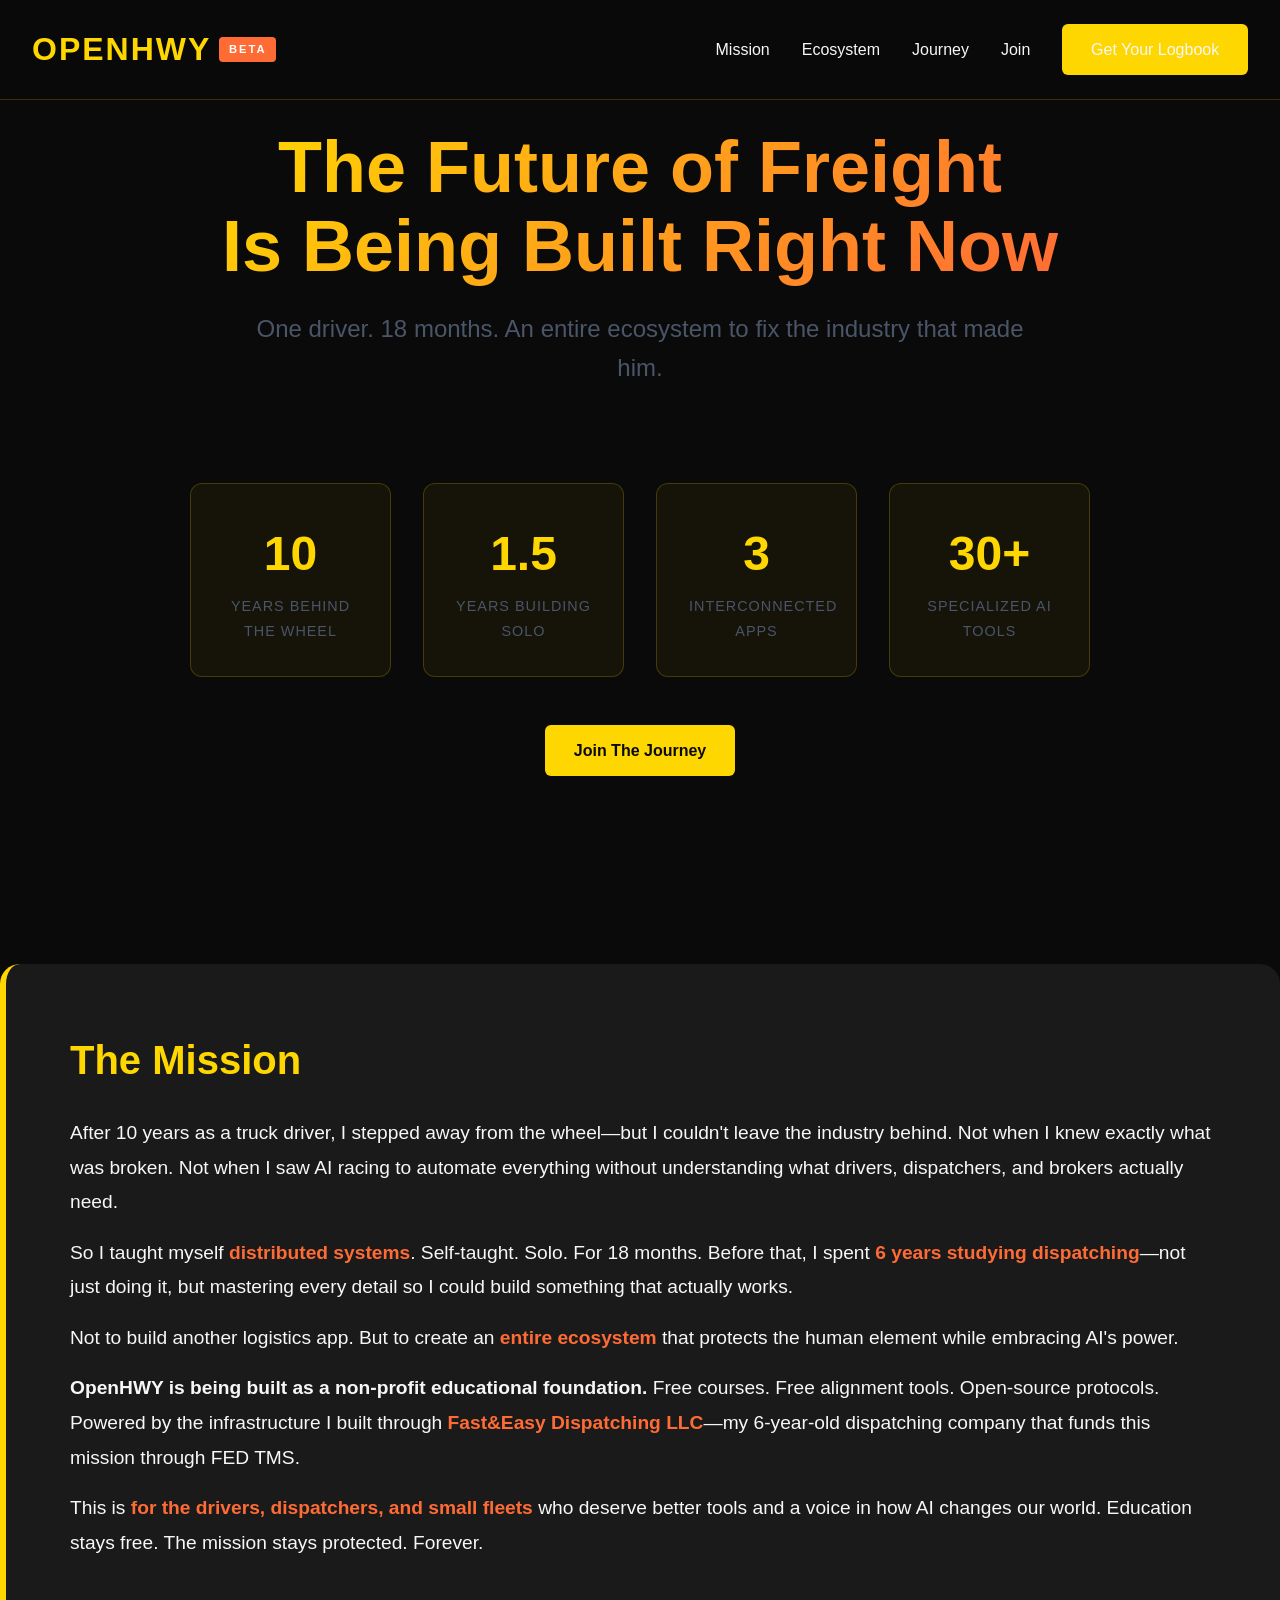
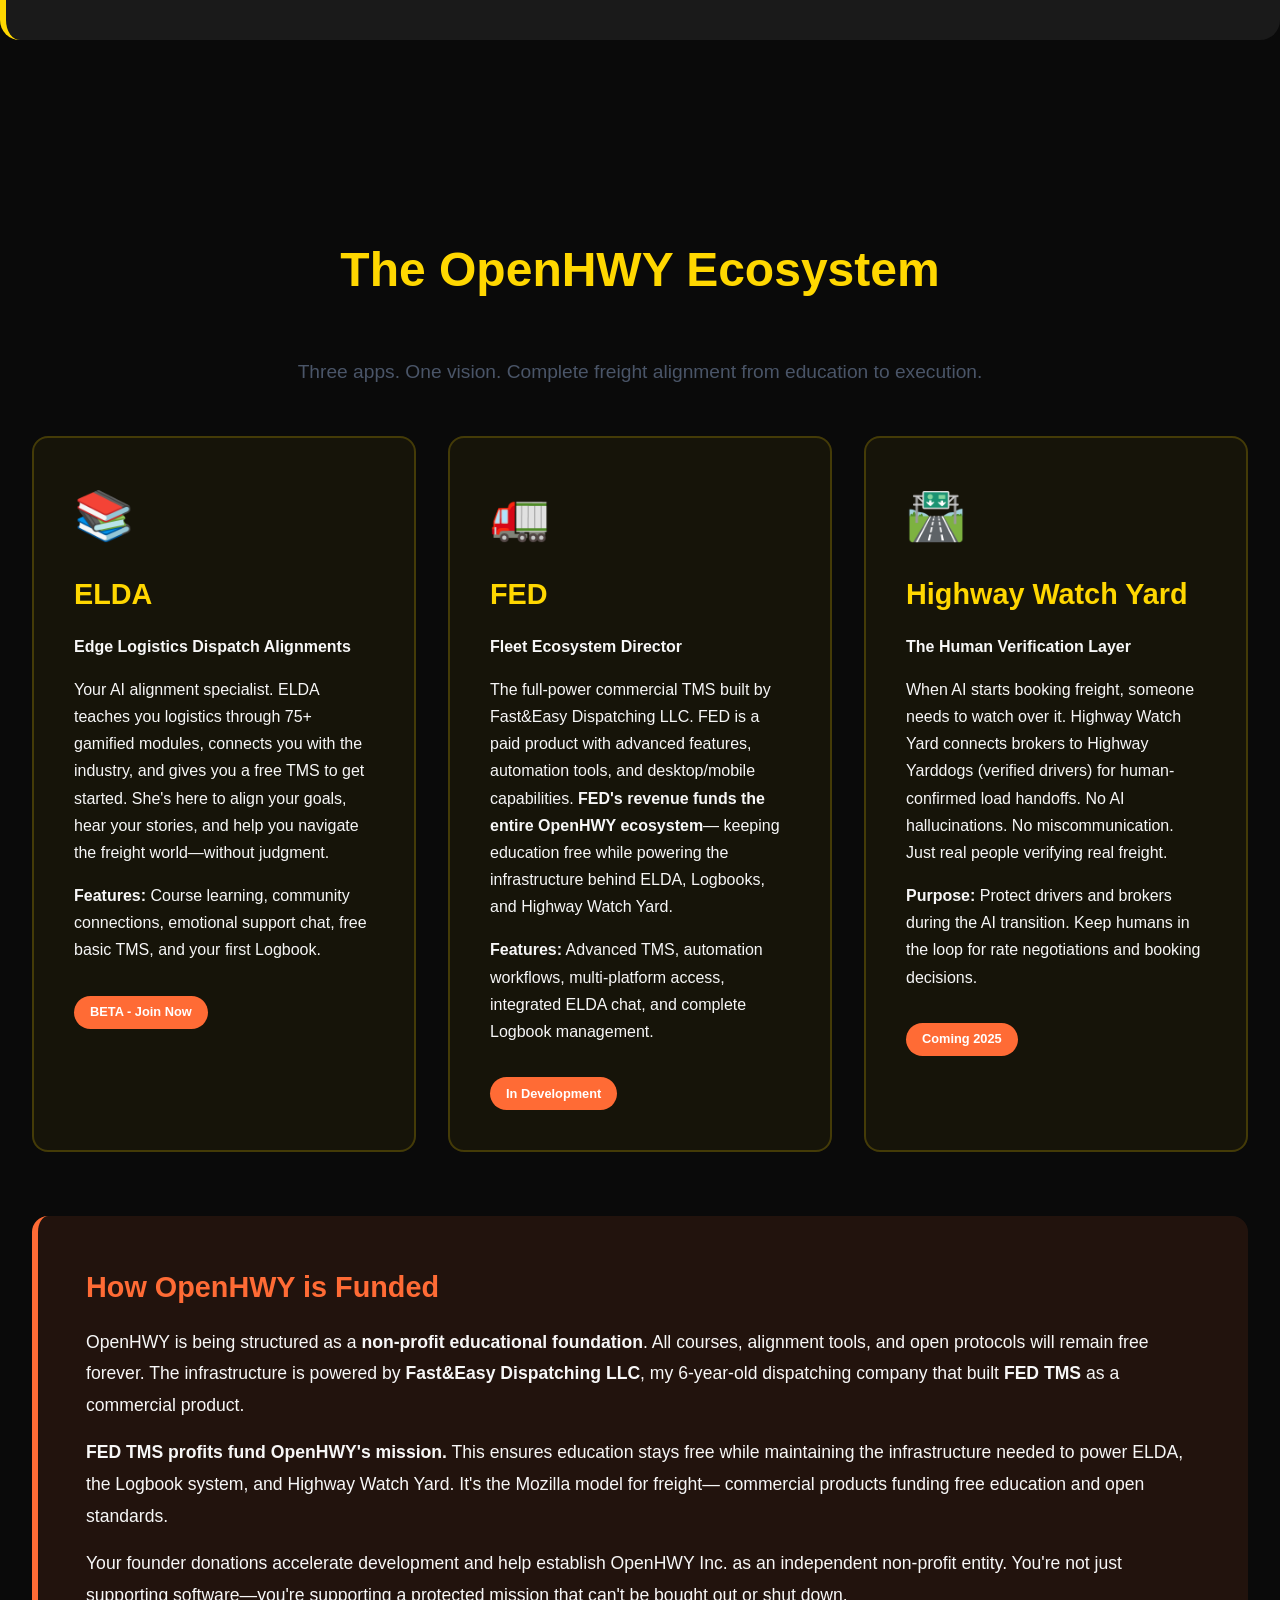
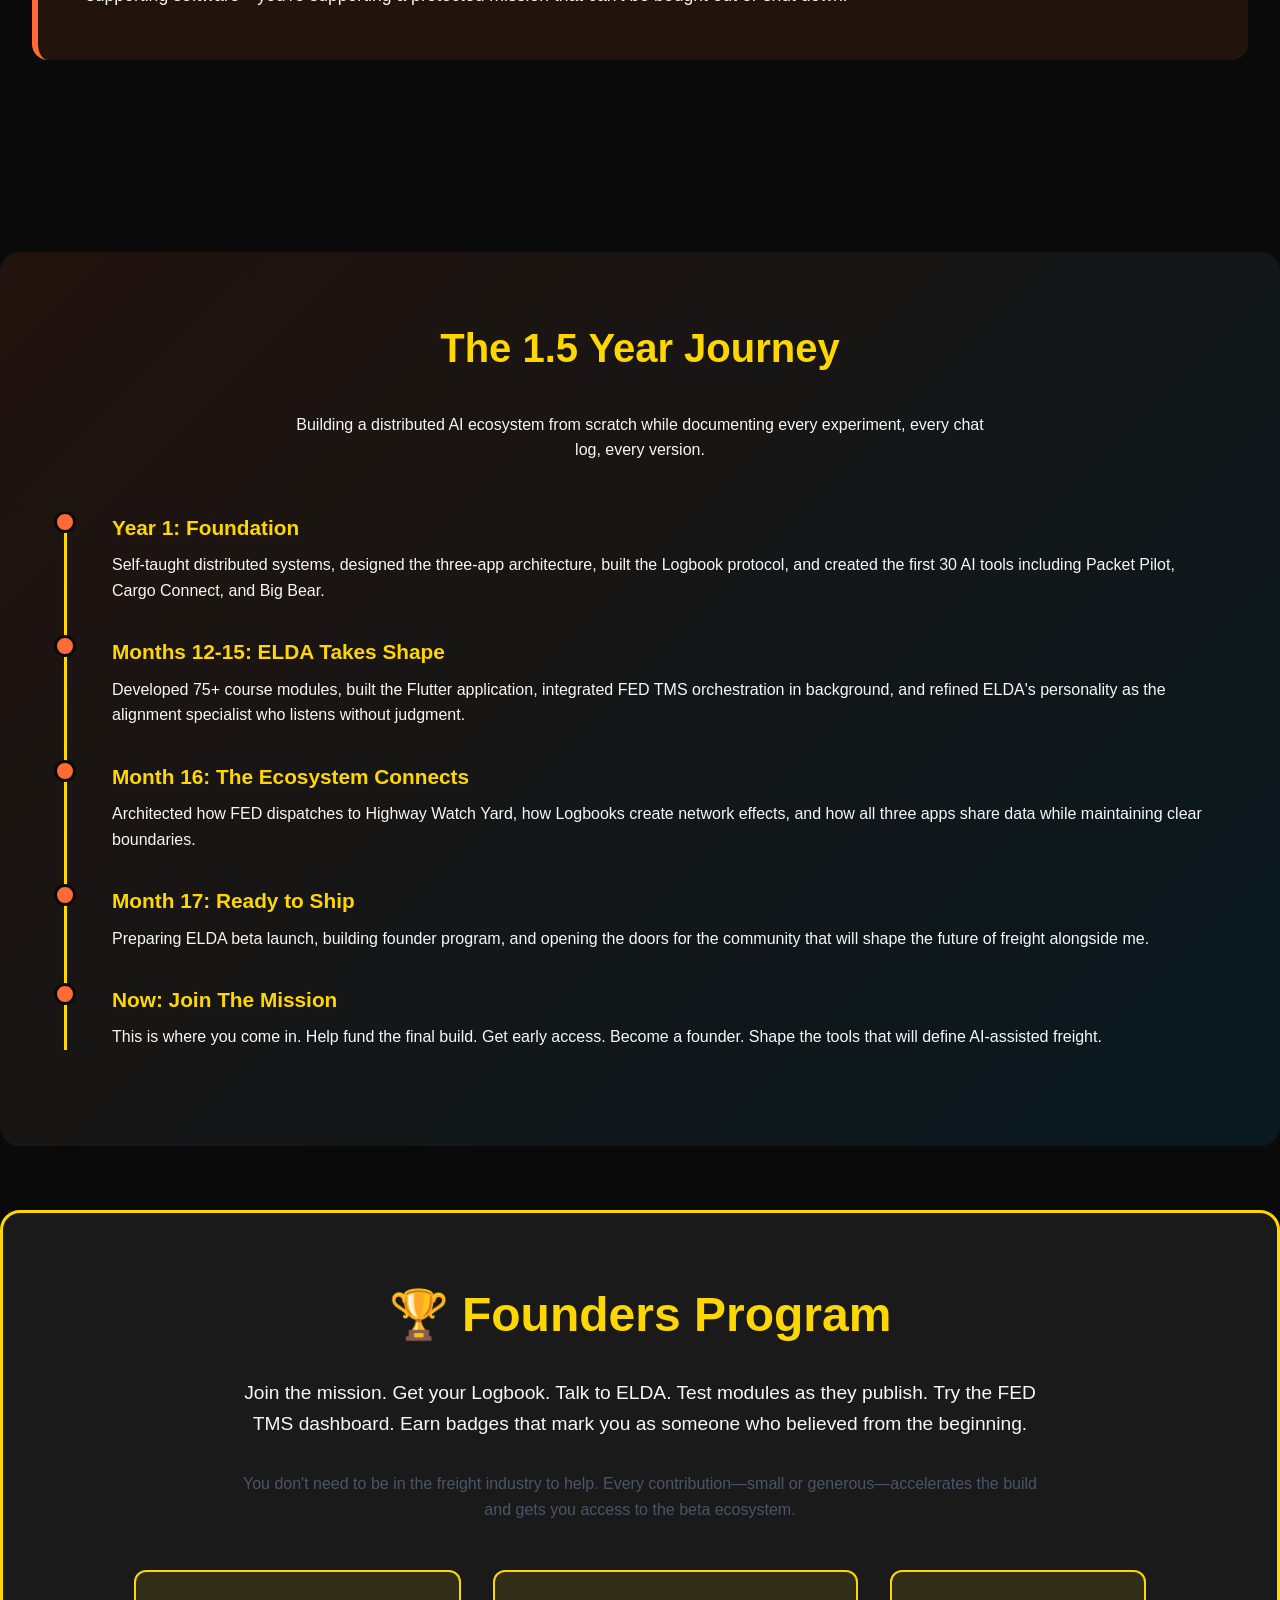
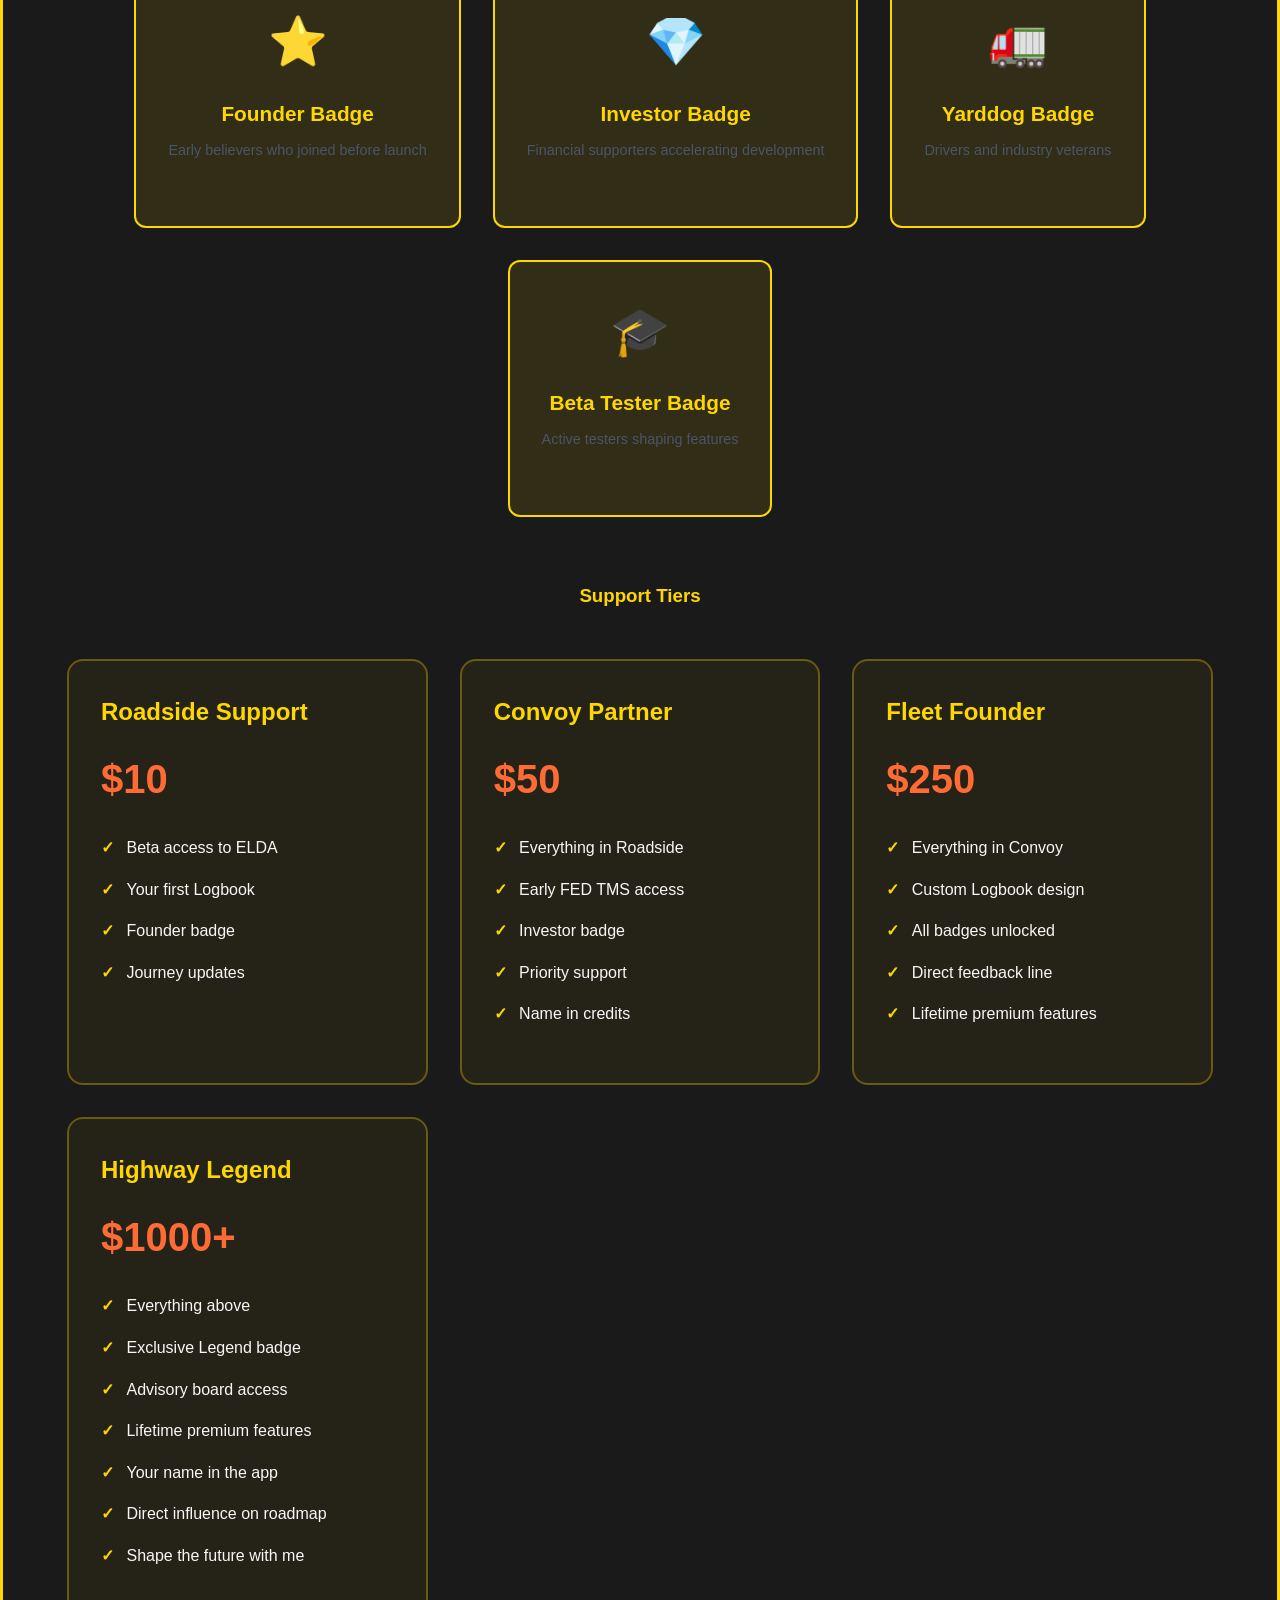
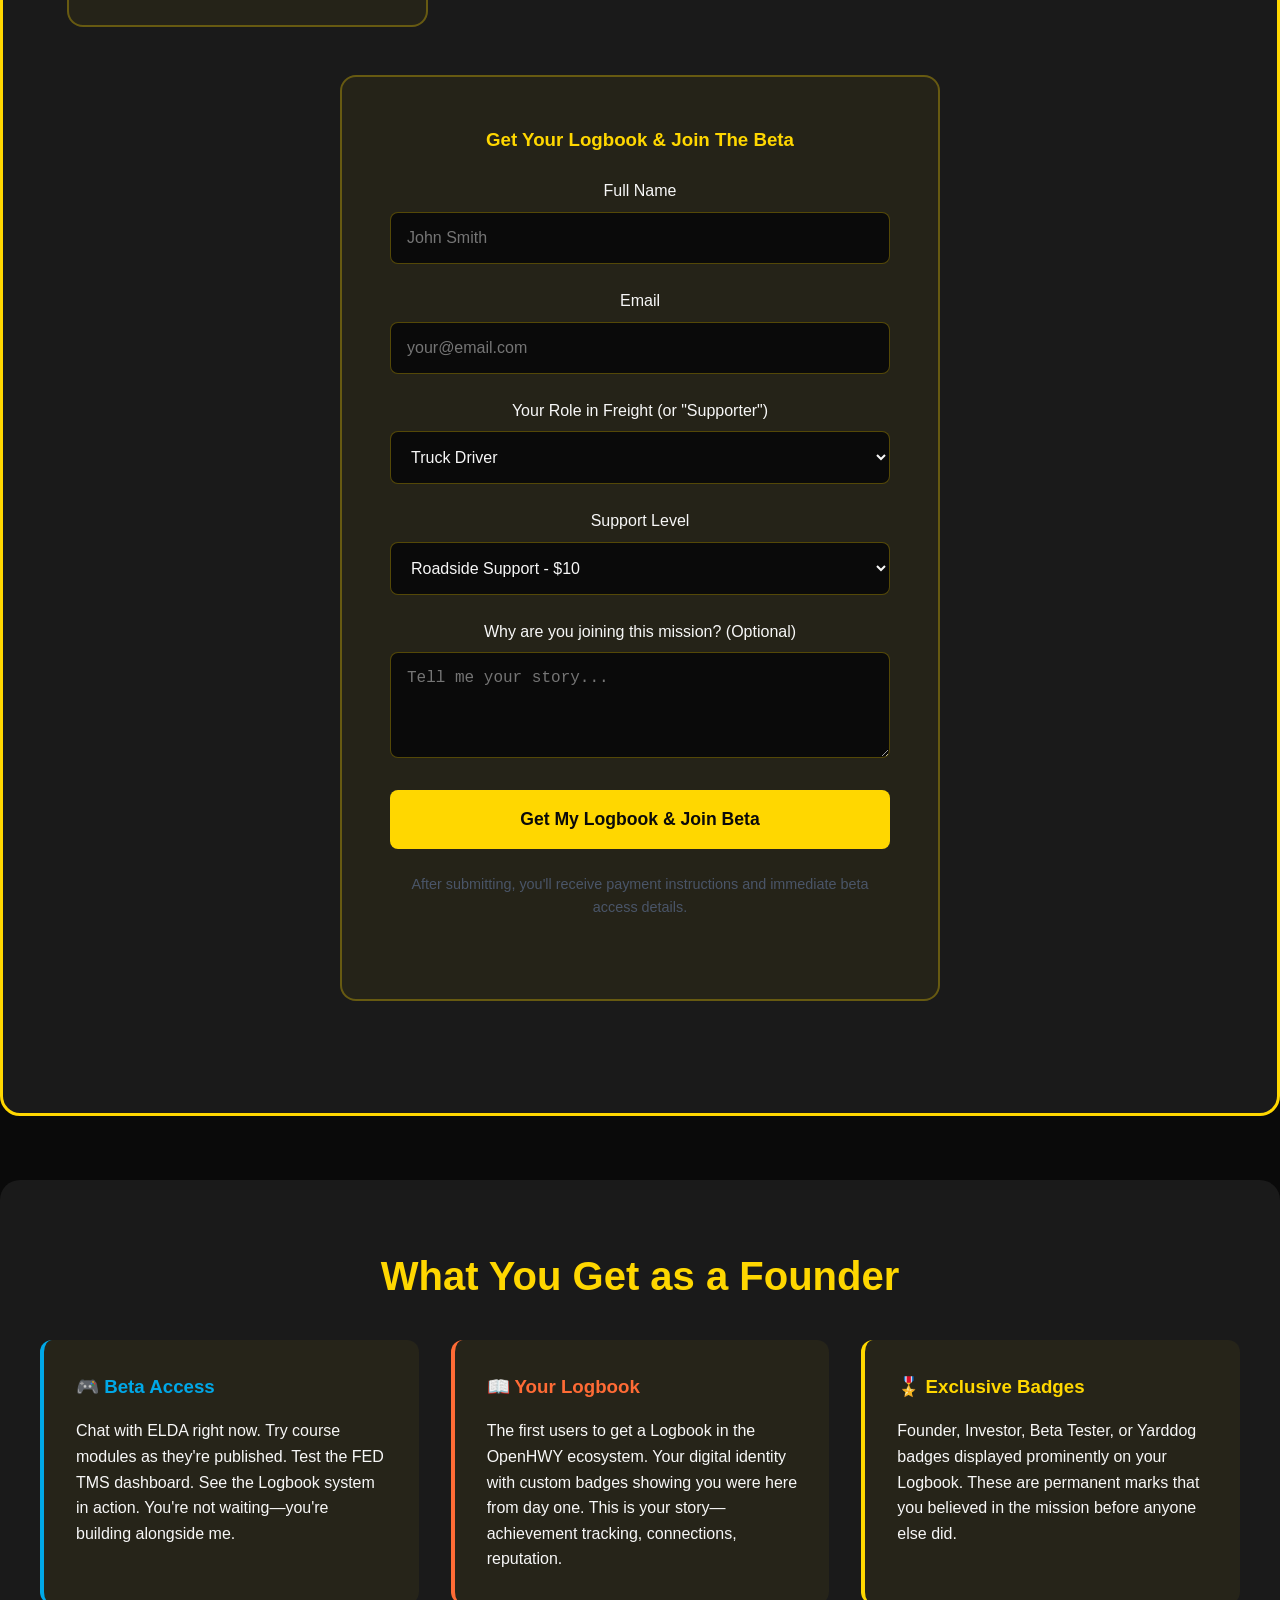
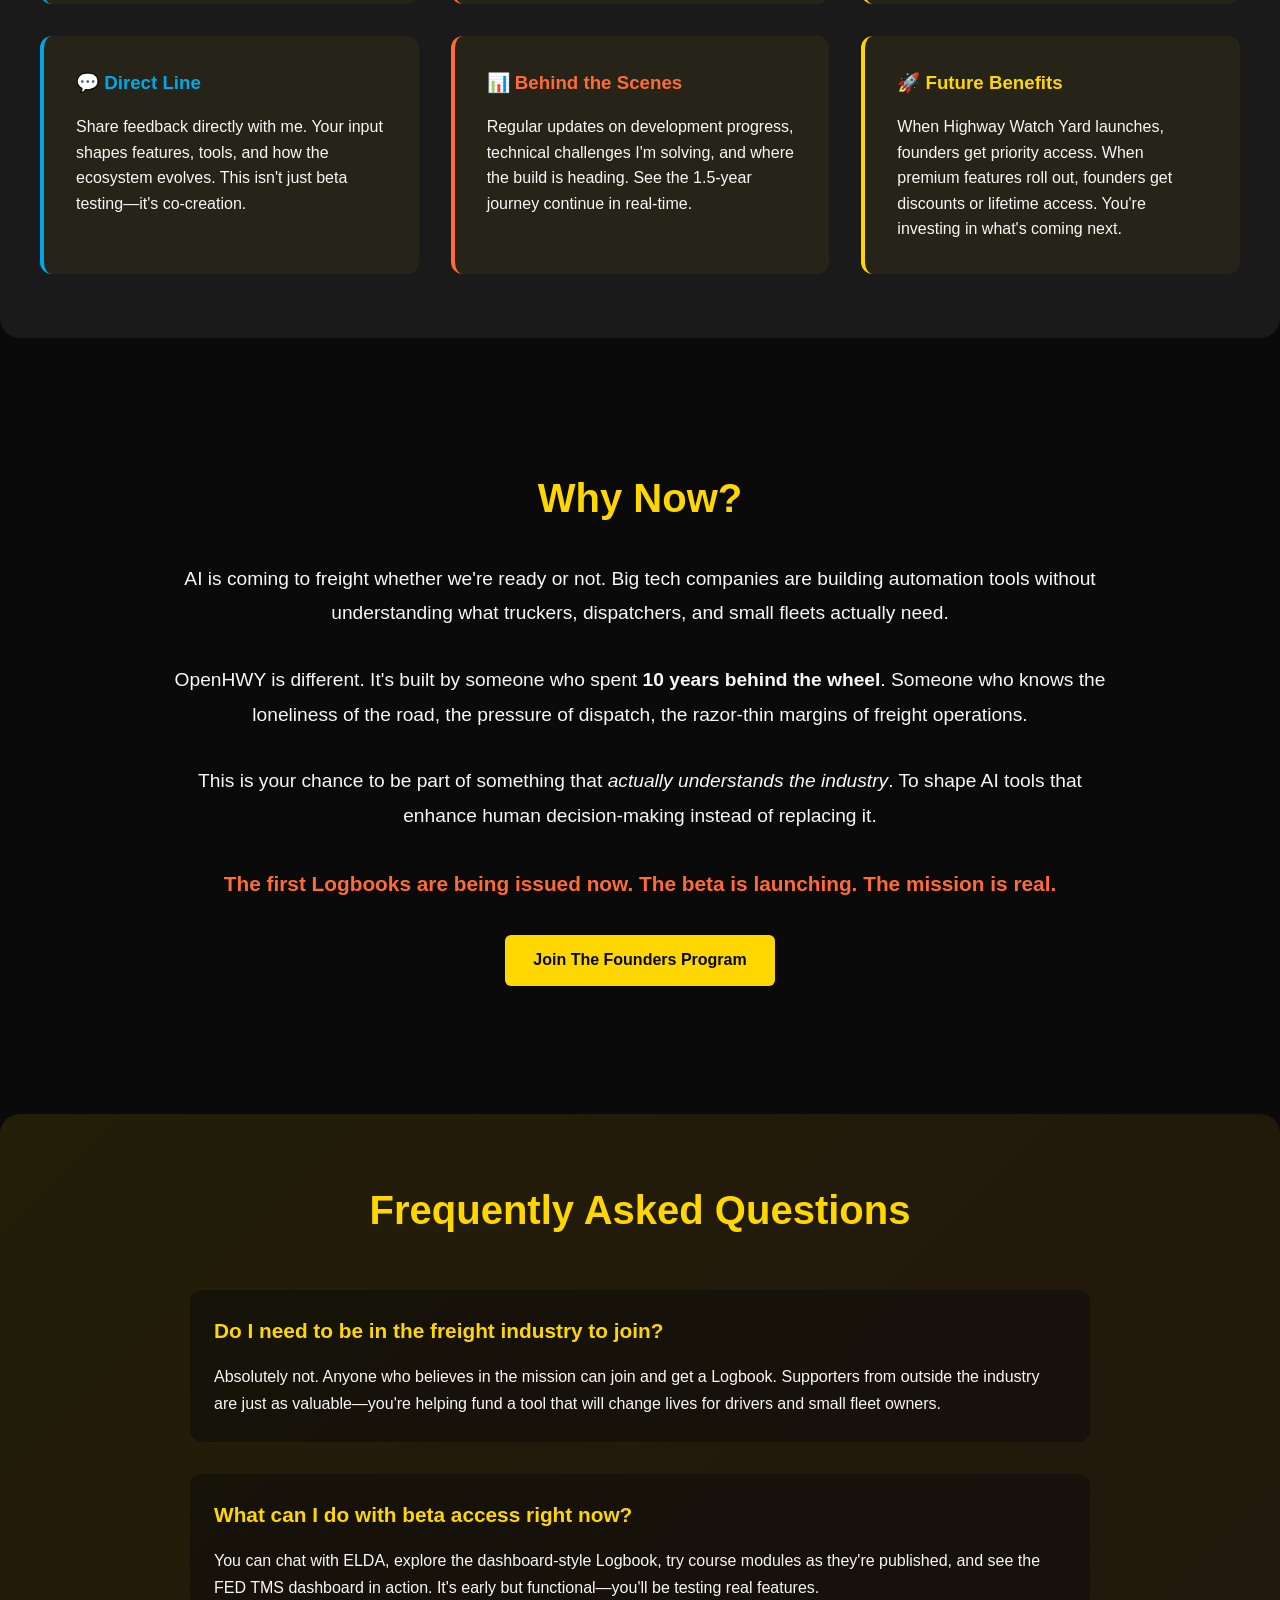
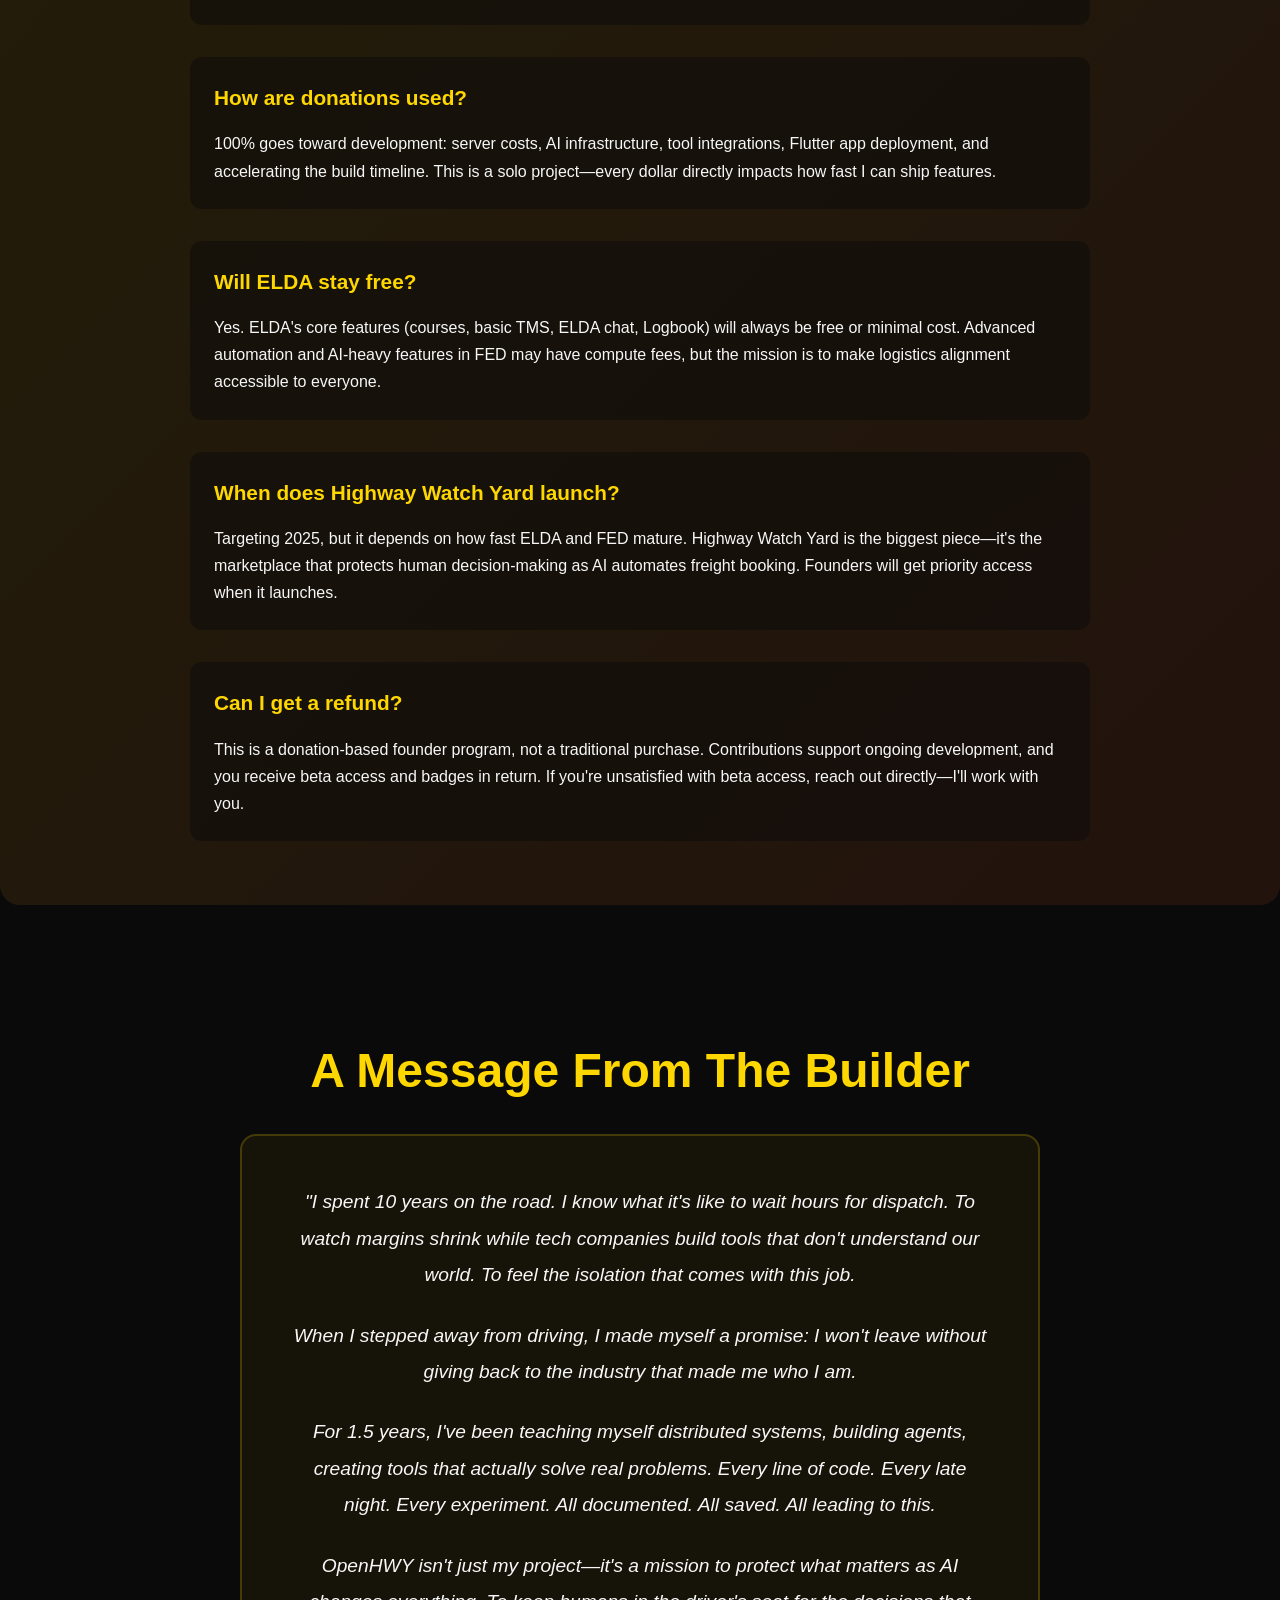
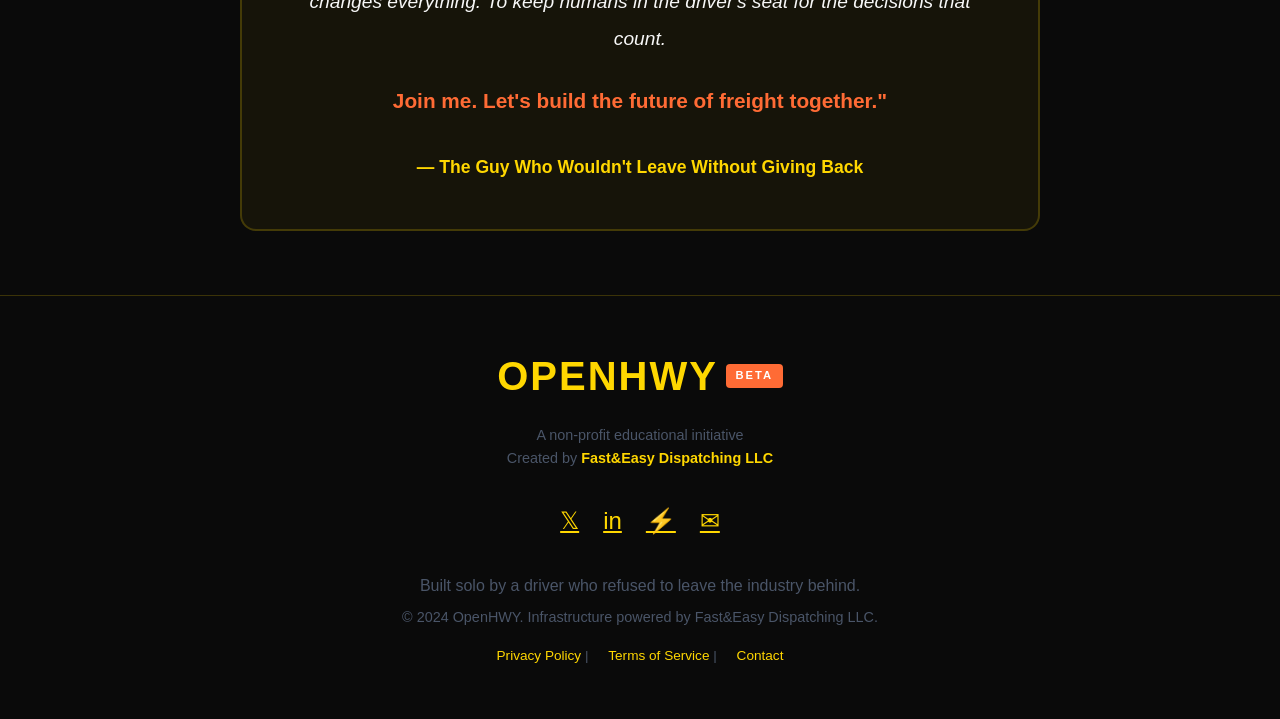
<file: lib/interfaces/OpenHWY/openhwy-marketing-investors.html>
<!DOCTYPE html>
<html lang="en">
<head>
    <meta charset="UTF-8">
    <meta name="viewport" content="width=device-width, initial-scale=1.0">
    <title>OpenHWY - Building the Future of Freight</title>
    <style>
        * {
            margin: 0;
            padding: 0;
            box-sizing: border-box;
        }

        :root {
            --road-black: #0a0a0a;
            --asphalt-gray: #1a1a1a;
            --line-yellow: #ffd700;
            --signal-orange: #ff6b35;
            --diesel-blue: #00a8e8;
            --steel-gray: #4a5568;
            --paper-white: #f7f7f7;
        }

        body {
            font-family: -apple-system, BlinkMacSystemFont, 'Segoe UI', 'Roboto', sans-serif;
            background: var(--road-black);
            color: var(--paper-white);
            line-height: 1.6;
            overflow-x: hidden;
        }

        /* Animated road lines background */
        .road-lines {
            position: fixed;
            top: 0;
            left: 50%;
            transform: translateX(-50%);
            width: 100%;
            height: 100%;
            overflow: hidden;
            opacity: 0.1;
            z-index: 0;
            pointer-events: none;
        }

        .line {
            position: absolute;
            left: 50%;
            width: 4px;
            height: 80px;
            background: var(--line-yellow);
            animation: roadMove 2s linear infinite;
        }

        .line:nth-child(1) { animation-delay: 0s; top: -80px; }
        .line:nth-child(2) { animation-delay: 0.5s; top: -180px; }
        .line:nth-child(3) { animation-delay: 1s; top: -280px; }
        .line:nth-child(4) { animation-delay: 1.5s; top: -380px; }

        @keyframes roadMove {
            to {
                transform: translateY(100vh);
            }
        }

        nav {
            position: fixed;
            top: 0;
            width: 100%;
            background: rgba(10, 10, 10, 0.95);
            backdrop-filter: blur(10px);
            padding: 1.5rem 2rem;
            z-index: 1000;
            border-bottom: 1px solid rgba(255, 215, 0, 0.2);
        }

        .nav-content {
            max-width: 1400px;
            margin: 0 auto;
            display: flex;
            justify-content: space-between;
            align-items: center;
        }

        .logo {
            font-size: 2rem;
            font-weight: 900;
            color: var(--line-yellow);
            letter-spacing: 2px;
            display: flex;
            align-items: center;
            gap: 0.5rem;
        }

        .beta-badge {
            font-size: 0.7rem;
            background: var(--signal-orange);
            color: white;
            padding: 0.2rem 0.6rem;
            border-radius: 4px;
            font-weight: 600;
        }

        .nav-links {
            display: flex;
            gap: 2rem;
            align-items: center;
        }

        .nav-links a {
            color: var(--paper-white);
            text-decoration: none;
            font-weight: 500;
            transition: color 0.3s;
        }

        .nav-links a:hover {
            color: var(--line-yellow);
        }

        .cta-btn {
            background: var(--line-yellow);
            color: var(--road-black);
            padding: 0.8rem 1.8rem;
            border-radius: 6px;
            font-weight: 700;
            text-decoration: none;
            transition: all 0.3s;
            border: none;
            cursor: pointer;
        }

        .cta-btn:hover {
            background: var(--signal-orange);
            color: white;
            transform: translateY(-2px);
            box-shadow: 0 10px 30px rgba(255, 107, 53, 0.3);
        }

        section {
            position: relative;
            z-index: 1;
            padding: 6rem 2rem;
            max-width: 1400px;
            margin: 0 auto;
        }

        .hero {
            min-height: 100vh;
            display: flex;
            flex-direction: column;
            justify-content: center;
            align-items: center;
            text-align: center;
            padding-top: 100px;
        }

        .hero h1 {
            font-size: 4.5rem;
            font-weight: 900;
            line-height: 1.1;
            margin-bottom: 1.5rem;
            background: linear-gradient(135deg, var(--line-yellow), var(--signal-orange));
            -webkit-background-clip: text;
            -webkit-text-fill-color: transparent;
            background-clip: text;
        }

        .hero .subtitle {
            font-size: 1.5rem;
            color: var(--steel-gray);
            margin-bottom: 3rem;
            max-width: 800px;
        }

        .hero-stats {
            display: grid;
            grid-template-columns: repeat(auto-fit, minmax(200px, 1fr));
            gap: 2rem;
            margin: 3rem 0;
            width: 100%;
            max-width: 900px;
        }

        .stat {
            padding: 2rem;
            background: rgba(255, 215, 0, 0.05);
            border: 1px solid rgba(255, 215, 0, 0.2);
            border-radius: 12px;
            transition: all 0.3s;
        }

        .stat:hover {
            background: rgba(255, 215, 0, 0.1);
            transform: translateY(-5px);
        }

        .stat-number {
            font-size: 3rem;
            font-weight: 900;
            color: var(--line-yellow);
            display: block;
        }

        .stat-label {
            color: var(--steel-gray);
            font-size: 0.9rem;
            text-transform: uppercase;
            letter-spacing: 1px;
        }

        .mission {
            background: var(--asphalt-gray);
            border-radius: 20px;
            padding: 4rem;
            margin: 4rem 0;
            border-left: 6px solid var(--line-yellow);
        }

        .mission h2 {
            font-size: 2.5rem;
            margin-bottom: 1.5rem;
            color: var(--line-yellow);
        }

        .mission-story {
            font-size: 1.2rem;
            line-height: 1.8;
            color: var(--paper-white);
            margin-bottom: 1rem;
        }

        .mission-story em {
            color: var(--signal-orange);
            font-style: normal;
            font-weight: 600;
        }

        .ecosystem {
            margin: 6rem 0;
        }

        .ecosystem h2 {
            font-size: 3rem;
            text-align: center;
            margin-bottom: 3rem;
            color: var(--line-yellow);
        }

        .apps-grid {
            display: grid;
            grid-template-columns: repeat(auto-fit, minmax(350px, 1fr));
            gap: 2rem;
            margin-top: 3rem;
        }

        .app-card {
            background: rgba(255, 215, 0, 0.05);
            border: 2px solid rgba(255, 215, 0, 0.2);
            border-radius: 16px;
            padding: 2.5rem;
            transition: all 0.4s;
            position: relative;
            overflow: hidden;
        }

        .app-card::before {
            content: '';
            position: absolute;
            top: 0;
            left: -100%;
            width: 100%;
            height: 100%;
            background: linear-gradient(90deg, transparent, rgba(255, 215, 0, 0.1), transparent);
            transition: left 0.5s;
        }

        .app-card:hover::before {
            left: 100%;
        }

        .app-card:hover {
            border-color: var(--line-yellow);
            transform: translateY(-10px);
            box-shadow: 0 20px 60px rgba(255, 215, 0, 0.2);
        }

        .app-icon {
            font-size: 3rem;
            margin-bottom: 1rem;
        }

        .app-card h3 {
            font-size: 1.8rem;
            color: var(--line-yellow);
            margin-bottom: 1rem;
        }

        .app-card p {
            color: var(--paper-white);
            line-height: 1.7;
            margin-bottom: 1rem;
        }

        .app-status {
            display: inline-block;
            padding: 0.4rem 1rem;
            background: var(--signal-orange);
            color: white;
            border-radius: 20px;
            font-size: 0.8rem;
            font-weight: 600;
            margin-top: 1rem;
        }

        .journey {
            background: linear-gradient(135deg, rgba(255, 107, 53, 0.1), rgba(0, 168, 232, 0.1));
            border-radius: 20px;
            padding: 4rem;
            margin: 4rem 0;
        }

        .journey h2 {
            font-size: 2.5rem;
            margin-bottom: 2rem;
            text-align: center;
            color: var(--line-yellow);
        }

        .timeline {
            position: relative;
            padding-left: 3rem;
            margin-top: 3rem;
        }

        .timeline::before {
            content: '';
            position: absolute;
            left: 0;
            top: 0;
            bottom: 0;
            width: 3px;
            background: var(--line-yellow);
        }

        .timeline-item {
            margin-bottom: 2rem;
            position: relative;
        }

        .timeline-item::before {
            content: '';
            position: absolute;
            left: -3.6rem;
            top: 0;
            width: 16px;
            height: 16px;
            background: var(--signal-orange);
            border-radius: 50%;
            border: 3px solid var(--road-black);
        }

        .timeline-item h4 {
            color: var(--line-yellow);
            font-size: 1.3rem;
            margin-bottom: 0.5rem;
        }

        .founders-program {
            background: var(--asphalt-gray);
            border-radius: 20px;
            padding: 4rem;
            margin: 4rem 0;
            text-align: center;
            border: 3px solid var(--line-yellow);
        }

        .founders-program h2 {
            font-size: 3rem;
            color: var(--line-yellow);
            margin-bottom: 1.5rem;
        }

        .founders-program p {
            font-size: 1.2rem;
            margin-bottom: 2rem;
            color: var(--paper-white);
            max-width: 800px;
            margin-left: auto;
            margin-right: auto;
        }

        .badges {
            display: flex;
            justify-content: center;
            gap: 2rem;
            margin: 3rem 0;
            flex-wrap: wrap;
        }

        .badge {
            background: rgba(255, 215, 0, 0.1);
            border: 2px solid var(--line-yellow);
            border-radius: 12px;
            padding: 2rem;
            min-width: 200px;
            transition: all 0.3s;
        }

        .badge:hover {
            transform: scale(1.05);
            background: rgba(255, 215, 0, 0.2);
        }

        .badge-icon {
            font-size: 3rem;
            margin-bottom: 1rem;
        }

        .badge h4 {
            color: var(--line-yellow);
            font-size: 1.3rem;
            margin-bottom: 0.5rem;
        }

        .badge p {
            font-size: 0.9rem;
            color: var(--steel-gray);
        }

        .donation-tiers {
            display: grid;
            grid-template-columns: repeat(auto-fit, minmax(280px, 1fr));
            gap: 2rem;
            margin: 3rem 0;
        }

        .tier {
            background: rgba(255, 215, 0, 0.05);
            border: 2px solid rgba(255, 215, 0, 0.3);
            border-radius: 16px;
            padding: 2rem;
            text-align: left;
            transition: all 0.3s;
        }

        .tier:hover {
            border-color: var(--line-yellow);
            transform: translateY(-5px);
        }

        .tier h4 {
            color: var(--line-yellow);
            font-size: 1.5rem;
            margin-bottom: 1rem;
        }

        .tier-amount {
            font-size: 2.5rem;
            font-weight: 900;
            color: var(--signal-orange);
            margin-bottom: 1rem;
        }

        .tier ul {
            list-style: none;
            margin: 1rem 0;
        }

        .tier li {
            padding: 0.5rem 0;
            color: var(--paper-white);
        }

        .tier li::before {
            content: '✓ ';
            color: var(--line-yellow);
            font-weight: bold;
            margin-right: 0.5rem;
        }

        .signup-form {
            max-width: 600px;
            margin: 3rem auto;
            background: rgba(255, 215, 0, 0.05);
            padding: 3rem;
            border-radius: 16px;
            border: 2px solid rgba(255, 215, 0, 0.3);
        }

        .signup-form h3 {
            color: var(--line-yellow);
            margin-bottom: 1.5rem;
            text-align: center;
        }

        .form-group {
            margin-bottom: 1.5rem;
        }

        .form-group label {
            display: block;
            margin-bottom: 0.5rem;
            color: var(--paper-white);
            font-weight: 500;
        }

        .form-group input,
        .form-group select,
        .form-group textarea {
            width: 100%;
            padding: 1rem;
            background: var(--road-black);
            border: 1px solid rgba(255, 215, 0, 0.3);
            border-radius: 8px;
            color: var(--paper-white);
            font-size: 1rem;
        }

        .form-group input:focus,
        .form-group select:focus,
        .form-group textarea:focus {
            outline: none;
            border-color: var(--line-yellow);
        }

        .submit-btn {
            width: 100%;
            padding: 1.2rem;
            background: var(--line-yellow);
            color: var(--road-black);
            border: none;
            border-radius: 8px;
            font-size: 1.1rem;
            font-weight: 700;
            cursor: pointer;
            transition: all 0.3s;
        }

        .submit-btn:hover {
            background: var(--signal-orange);
            color: white;
            transform: translateY(-2px);
        }

        footer {
            background: var(--road-black);
            padding: 3rem 2rem;
            text-align: center;
            border-top: 1px solid rgba(255, 215, 0, 0.2);
        }

        footer p {
            color: var(--steel-gray);
        }

        .social-links {
            margin: 1rem 0;
            display: flex;
            gap: 1.5rem;
            justify-content: center;
        }

        .social-links a {
            color: var(--line-yellow);
            font-size: 1.5rem;
            transition: all 0.3s;
        }

        .social-links a:hover {
            color: var(--signal-orange);
            transform: translateY(-3px);
        }

        @media (max-width: 768px) {
            .hero h1 {
                font-size: 2.5rem;
            }

            .nav-links {
                display: none;
            }

            .apps-grid,
            .donation-tiers {
                grid-template-columns: 1fr;
            }
        }
    </style>
</head>
<body>
    <div class="road-lines">
        <div class="line"></div>
        <div class="line"></div>
        <div class="line"></div>
        <div class="line"></div>
    </div>

    <nav>
        <div class="nav-content">
            <div class="logo">
                OPENHWY
                <span class="beta-badge">BETA</span>
            </div>
            <div class="nav-links">
                <a href="#mission">Mission</a>
                <a href="#ecosystem">Ecosystem</a>
                <a href="#journey">Journey</a>
                <a href="#join">Join</a>
                <a href="#join" class="cta-btn">Get Your Logbook</a>
            </div>
        </div>
    </nav>

    <section class="hero">
        <h1>The Future of Freight<br>Is Being Built Right Now</h1>
        <p class="subtitle">One driver. 18 months. An entire ecosystem to fix the industry that made him.</p>
        
        <div class="hero-stats">
            <div class="stat">
                <span class="stat-number">10</span>
                <span class="stat-label">Years Behind The Wheel</span>
            </div>
            <div class="stat">
                <span class="stat-number">1.5</span>
                <span class="stat-label">Years Building Solo</span>
            </div>
            <div class="stat">
                <span class="stat-number">3</span>
                <span class="stat-label">Interconnected Apps</span>
            </div>
            <div class="stat">
                <span class="stat-number">30+</span>
                <span class="stat-label">Specialized AI Tools</span>
            </div>
        </div>

        <a href="#join" class="cta-btn">Join The Journey</a>
    </section>

    <section id="mission" class="mission">
        <h2>The Mission</h2>
        <p class="mission-story">
            After 10 years as a truck driver, I stepped away from the wheel—but I couldn't leave the industry behind. 
            Not when I knew exactly what was broken. Not when I saw AI racing to automate everything without understanding what drivers, dispatchers, and brokers actually need.
        </p>
        <p class="mission-story">
            So I taught myself <em>distributed systems</em>. Self-taught. Solo. For 18 months.
            Before that, I spent <em>6 years studying dispatching</em>—not just doing it, but mastering every detail 
            so I could build something that actually works.
        </p>
        <p class="mission-story">
            Not to build another logistics app. But to create an <em>entire ecosystem</em> that protects the human element while embracing AI's power.
        </p>
        <p class="mission-story">
            <strong>OpenHWY is being built as a non-profit educational foundation.</strong> Free courses. Free alignment tools. 
            Open-source protocols. Powered by the infrastructure I built through <em>Fast&Easy Dispatching LLC</em>—my 6-year-old 
            dispatching company that funds this mission through FED TMS.
        </p>
        <p class="mission-story">
            This is <em>for the drivers, dispatchers, and small fleets</em> who deserve better tools and a voice in how AI changes our world.
            Education stays free. The mission stays protected. Forever.
        </p>
    </section>

    <section id="ecosystem" class="ecosystem">
        <h2>The OpenHWY Ecosystem</h2>
        <p style="text-align: center; max-width: 800px; margin: 0 auto 3rem; color: var(--steel-gray); font-size: 1.2rem;">
            Three apps. One vision. Complete freight alignment from education to execution.
        </p>

        <div class="apps-grid">
            <div class="app-card">
                <div class="app-icon">📚</div>
                <h3>ELDA</h3>
                <p><strong>Edge Logistics Dispatch Alignments</strong></p>
                <p>Your AI alignment specialist. ELDA teaches you logistics through 75+ gamified modules, connects you with the industry, and gives you a free TMS to get started. She's here to align your goals, hear your stories, and help you navigate the freight world—without judgment.</p>
                <p><strong>Features:</strong> Course learning, community connections, emotional support chat, free basic TMS, and your first Logbook.</p>
                <span class="app-status">BETA - Join Now</span>
            </div>

            <div class="app-card">
                <div class="app-icon">🚛</div>
                <h3>FED</h3>
                <p><strong>Fleet Ecosystem Director</strong></p>
                <p>The full-power commercial TMS built by Fast&Easy Dispatching LLC. FED is a paid product with advanced features, 
                automation tools, and desktop/mobile capabilities. <strong>FED's revenue funds the entire OpenHWY ecosystem</strong>—
                keeping education free while powering the infrastructure behind ELDA, Logbooks, and Highway Watch Yard.</p>
                <p><strong>Features:</strong> Advanced TMS, automation workflows, multi-platform access, integrated ELDA chat, and complete Logbook management.</p>
                <span class="app-status">In Development</span>
            </div>

            <div class="app-card">
                <div class="app-icon">🛣️</div>
                <h3>Highway Watch Yard</h3>
                <p><strong>The Human Verification Layer</strong></p>
                <p>When AI starts booking freight, someone needs to watch over it. Highway Watch Yard connects brokers to Highway Yarddogs (verified drivers) for human-confirmed load handoffs. No AI hallucinations. No miscommunication. Just real people verifying real freight.</p>
                <p><strong>Purpose:</strong> Protect drivers and brokers during the AI transition. Keep humans in the loop for rate negotiations and booking decisions.</p>
                <span class="app-status">Coming 2025</span>
            </div>
        </div>

        <div style="margin-top: 4rem; padding: 3rem; background: rgba(255, 107, 53, 0.1); border-radius: 16px; border-left: 6px solid var(--signal-orange);">
            <h3 style="color: var(--signal-orange); margin-bottom: 1rem; font-size: 1.8rem;">How OpenHWY is Funded</h3>
            <p style="color: var(--paper-white); font-size: 1.1rem; line-height: 1.8;">
                OpenHWY is being structured as a <strong>non-profit educational foundation</strong>. All courses, alignment tools, 
                and open protocols will remain free forever. The infrastructure is powered by <strong>Fast&Easy Dispatching LLC</strong>, 
                my 6-year-old dispatching company that built <strong>FED TMS</strong> as a commercial product.
            </p>
            <p style="color: var(--paper-white); font-size: 1.1rem; line-height: 1.8; margin-top: 1rem;">
                <strong>FED TMS profits fund OpenHWY's mission.</strong> This ensures education stays free while maintaining 
                the infrastructure needed to power ELDA, the Logbook system, and Highway Watch Yard. It's the Mozilla model for freight—
                commercial products funding free education and open standards.
            </p>
            <p style="color: var(--paper-white); font-size: 1.1rem; line-height: 1.8; margin-top: 1rem;">
                Your founder donations accelerate development and help establish OpenHWY Inc. as an independent non-profit entity. 
                You're not just supporting software—you're supporting a protected mission that can't be bought out or shut down.
            </p>
        </div>
    </section>

    <section id="journey" class="journey">
        <h2>The 1.5 Year Journey</h2>
        <p style="text-align: center; color: var(--paper-white); max-width: 700px; margin: 0 auto 3rem;">
            Building a distributed AI ecosystem from scratch while documenting every experiment, every chat log, every version.
        </p>

        <div class="timeline">
            <div class="timeline-item">
                <h4>Year 1: Foundation</h4>
                <p>Self-taught distributed systems, designed the three-app architecture, built the Logbook protocol, and created the first 30 AI tools including Packet Pilot, Cargo Connect, and Big Bear.</p>
            </div>
            <div class="timeline-item">
                <h4>Months 12-15: ELDA Takes Shape</h4>
                <p>Developed 75+ course modules, built the Flutter application, integrated FED TMS orchestration in background, and refined ELDA's personality as the alignment specialist who listens without judgment.</p>
            </div>
            <div class="timeline-item">
                <h4>Month 16: The Ecosystem Connects</h4>
                <p>Architected how FED dispatches to Highway Watch Yard, how Logbooks create network effects, and how all three apps share data while maintaining clear boundaries.</p>
            </div>
            <div class="timeline-item">
                <h4>Month 17: Ready to Ship</h4>
                <p>Preparing ELDA beta launch, building founder program, and opening the doors for the community that will shape the future of freight alongside me.</p>
            </div>
            <div class="timeline-item">
                <h4>Now: Join The Mission</h4>
                <p>This is where you come in. Help fund the final build. Get early access. Become a founder. Shape the tools that will define AI-assisted freight.</p>
            </div>
        </div>
    </section>

    <section id="join" class="founders-program">
        <h2>🏆 Founders Program</h2>
        <p>
            Join the mission. Get your Logbook. Talk to ELDA. Test modules as they publish. Try the FED TMS dashboard. 
            Earn badges that mark you as someone who believed from the beginning.
        </p>
        <p style="font-size: 1rem; color: var(--steel-gray);">
            You don't need to be in the freight industry to help. Every contribution—small or generous—accelerates the build and gets you access to the beta ecosystem.
        </p>

        <div class="badges">
            <div class="badge">
                <div class="badge-icon">⭐</div>
                <h4>Founder Badge</h4>
                <p>Early believers who joined before launch</p>
            </div>
            <div class="badge">
                <div class="badge-icon">💎</div>
                <h4>Investor Badge</h4>
                <p>Financial supporters accelerating development</p>
            </div>
            <div class="badge">
                <div class="badge-icon">🚛</div>
                <h4>Yarddog Badge</h4>
                <p>Drivers and industry veterans</p>
            </div>
            <div class="badge">
                <div class="badge-icon">🎓</div>
                <h4>Beta Tester Badge</h4>
                <p>Active testers shaping features</p>
            </div>
        </div>

        <h3 style="margin-top: 4rem; margin-bottom: 2rem; color: var(--line-yellow);">Support Tiers</h3>
        
        <div class="donation-tiers">
            <div class="tier">
                <h4>Roadside Support</h4>
                <div class="tier-amount">$10</div>
                <ul>
                    <li>Beta access to ELDA</li>
                    <li>Your first Logbook</li>
                    <li>Founder badge</li>
                    <li>Journey updates</li>
                </ul>
            </div>

            <div class="tier">
                <h4>Convoy Partner</h4>
                <div class="tier-amount">$50</div>
                <ul>
                    <li>Everything in Roadside</li>
                    <li>Early FED TMS access</li>
                    <li>Investor badge</li>
                    <li>Priority support</li>
                    <li>Name in credits</li>
                </ul>
            </div>

            <div class="tier">
                <h4>Fleet Founder</h4>
                <div class="tier-amount">$250</div>
                <ul>
                    <li>Everything in Convoy</li>
                    <li>Custom Logbook design</li>
                    <li>All badges unlocked</li>
                    <li>Direct feedback line</li>
                    <li>Lifetime premium features</li>
                </ul>
            </div>

            <div class="tier">
                <h4>Highway Legend</h4>
                <div class="tier-amount">$1000+</div>
                <ul>
                    <li>Everything above</li>
                    <li>Exclusive Legend badge</li>
                    <li>Advisory board access</li>
                    <li>Lifetime premium features</li>
                    <li>Your name in the app</li>
                    <li>Direct influence on roadmap</li>
                    <li>Shape the future with me</li>
                </ul>
            </div>
        </div>

        <div class="signup-form">
            <h3>Get Your Logbook & Join The Beta</h3>
            <form id="founderForm">
                <div class="form-group">
                    <label for="name">Full Name</label>
                    <input type="text" id="name" name="name" required placeholder="John Smith">
                </div>
                <div class="form-group">
                    <label for="email">Email</label>
                    <input type="email" id="email" name="email" required placeholder="your@email.com">
                </div>
                <div class="form-group">
                    <label for="role">Your Role in Freight (or "Supporter")</label>
                    <select id="role" name="role">
                        <option value="driver">Truck Driver</option>
                        <option value="dispatcher">Dispatcher</option>
                        <option value="broker">Broker</option>
                        <option value="owner">Fleet Owner</option>
                        <option value="tech">Tech/Developer</option>
                        <option value="supporter">Supporter (Not in Industry)</option>
                        <option value="other">Other</option>
                    </select>
                </div>
                <div class="form-group">
                    <label for="tier">Support Level</label>
                    <select id="tier" name="tier">
                        <option value="roadside">Roadside Support - $10</option>
                        <option value="convoy">Convoy Partner - $50</option>
                        <option value="fleet">Fleet Founder - $250</option>
                        <option value="legend">Highway Legend - $1000+</option>
                    </select>
                </div>
                <div class="form-group">
                    <label for="message">Why are you joining this mission? (Optional)</label>
                    <textarea id="message" name="message" rows="4" placeholder="Tell me your story..."></textarea>
                </div>
                <button type="submit" class="submit-btn">Get My Logbook & Join Beta</button>
            </form>
            <p style="text-align: center; margin-top: 1.5rem; font-size: 0.9rem; color: var(--steel-gray);">
                After submitting, you'll receive payment instructions and immediate beta access details.
            </p>
        </div>
    </section>

    <section style="padding: 4rem 2rem; background: var(--asphalt-gray); margin: 4rem 0; border-radius: 20px;">
        <h2 style="text-align: center; font-size: 2.5rem; color: var(--line-yellow); margin-bottom: 2rem;">
            What You Get as a Founder
        </h2>
        
        <div style="display: grid; grid-template-columns: repeat(auto-fit, minmax(300px, 1fr)); gap: 2rem; max-width: 1200px; margin: 0 auto;">
            <div style="padding: 2rem; background: rgba(255, 215, 0, 0.05); border-radius: 12px; border-left: 4px solid var(--diesel-blue);">
                <h3 style="color: var(--diesel-blue); margin-bottom: 1rem;">🎮 Beta Access</h3>
                <p style="color: var(--paper-white);">
                    Chat with ELDA right now. Try course modules as they're published. Test the FED TMS dashboard. 
                    See the Logbook system in action. You're not waiting—you're building alongside me.
                </p>
            </div>
            
            <div style="padding: 2rem; background: rgba(255, 215, 0, 0.05); border-radius: 12px; border-left: 4px solid var(--signal-orange);">
                <h3 style="color: var(--signal-orange); margin-bottom: 1rem;">📖 Your Logbook</h3>
                <p style="color: var(--paper-white);">
                    The first users to get a Logbook in the OpenHWY ecosystem. Your digital identity with custom badges 
                    showing you were here from day one. This is your story—achievement tracking, connections, reputation.
                </p>
            </div>
            
            <div style="padding: 2rem; background: rgba(255, 215, 0, 0.05); border-radius: 12px; border-left: 4px solid var(--line-yellow);">
                <h3 style="color: var(--line-yellow); margin-bottom: 1rem;">🎖️ Exclusive Badges</h3>
                <p style="color: var(--paper-white);">
                    Founder, Investor, Beta Tester, or Yarddog badges displayed prominently on your Logbook. 
                    These are permanent marks that you believed in the mission before anyone else did.
                </p>
            </div>
            
            <div style="padding: 2rem; background: rgba(255, 215, 0, 0.05); border-radius: 12px; border-left: 4px solid var(--diesel-blue);">
                <h3 style="color: var(--diesel-blue); margin-bottom: 1rem;">💬 Direct Line</h3>
                <p style="color: var(--paper-white);">
                    Share feedback directly with me. Your input shapes features, tools, and how the ecosystem evolves. 
                    This isn't just beta testing—it's co-creation.
                </p>
            </div>
            
            <div style="padding: 2rem; background: rgba(255, 215, 0, 0.05); border-radius: 12px; border-left: 4px solid var(--signal-orange);">
                <h3 style="color: var(--signal-orange); margin-bottom: 1rem;">📊 Behind the Scenes</h3>
                <p style="color: var(--paper-white);">
                    Regular updates on development progress, technical challenges I'm solving, and where the build is heading. 
                    See the 1.5-year journey continue in real-time.
                </p>
            </div>
            
            <div style="padding: 2rem; background: rgba(255, 215, 0, 0.05); border-radius: 12px; border-left: 4px solid var(--line-yellow);">
                <h3 style="color: var(--line-yellow); margin-bottom: 1rem;">🚀 Future Benefits</h3>
                <p style="color: var(--paper-white);">
                    When Highway Watch Yard launches, founders get priority access. When premium features roll out, 
                    founders get discounts or lifetime access. You're investing in what's coming next.
                </p>
            </div>
        </div>
    </section>

    <section style="padding: 4rem 2rem; max-width: 1000px; margin: 4rem auto; text-align: center;">
        <h2 style="font-size: 2.5rem; color: var(--line-yellow); margin-bottom: 2rem;">
            Why Now?
        </h2>
        <p style="font-size: 1.2rem; line-height: 1.8; color: var(--paper-white); margin-bottom: 2rem;">
            AI is coming to freight whether we're ready or not. Big tech companies are building automation tools 
            without understanding what truckers, dispatchers, and small fleets actually need.
        </p>
        <p style="font-size: 1.2rem; line-height: 1.8; color: var(--paper-white); margin-bottom: 2rem;">
            OpenHWY is different. It's built by someone who spent <strong>10 years behind the wheel</strong>. 
            Someone who knows the loneliness of the road, the pressure of dispatch, the razor-thin margins of freight operations.
        </p>
        <p style="font-size: 1.2rem; line-height: 1.8; color: var(--paper-white); margin-bottom: 2rem;">
            This is your chance to be part of something that <em>actually understands the industry</em>. 
            To shape AI tools that enhance human decision-making instead of replacing it.
        </p>
        <p style="font-size: 1.3rem; line-height: 1.8; color: var(--signal-orange); font-weight: 600;">
            The first Logbooks are being issued now. The beta is launching. The mission is real.
        </p>
        <a href="#join" class="cta-btn" style="margin-top: 2rem; display: inline-block;">Join The Founders Program</a>
    </section>

    <section style="padding: 4rem 2rem; background: linear-gradient(135deg, rgba(255, 215, 0, 0.1), rgba(255, 107, 53, 0.1)); border-radius: 20px; margin: 4rem 0;">
        <h2 style="text-align: center; font-size: 2.5rem; color: var(--line-yellow); margin-bottom: 3rem;">
            Frequently Asked Questions
        </h2>
        
        <div style="max-width: 900px; margin: 0 auto;">
            <div style="margin-bottom: 2rem; padding: 1.5rem; background: rgba(10, 10, 10, 0.5); border-radius: 12px;">
                <h4 style="color: var(--line-yellow); margin-bottom: 1rem; font-size: 1.3rem;">
                    Do I need to be in the freight industry to join?
                </h4>
                <p style="color: var(--paper-white); line-height: 1.7;">
                    Absolutely not. Anyone who believes in the mission can join and get a Logbook. 
                    Supporters from outside the industry are just as valuable—you're helping fund a tool 
                    that will change lives for drivers and small fleet owners.
                </p>
            </div>

            <div style="margin-bottom: 2rem; padding: 1.5rem; background: rgba(10, 10, 10, 0.5); border-radius: 12px;">
                <h4 style="color: var(--line-yellow); margin-bottom: 1rem; font-size: 1.3rem;">
                    What can I do with beta access right now?
                </h4>
                <p style="color: var(--paper-white); line-height: 1.7;">
                    You can chat with ELDA, explore the dashboard-style Logbook, try course modules as they're published, 
                    and see the FED TMS dashboard in action. It's early but functional—you'll be testing real features.
                </p>
            </div>

            <div style="margin-bottom: 2rem; padding: 1.5rem; background: rgba(10, 10, 10, 0.5); border-radius: 12px;">
                <h4 style="color: var(--line-yellow); margin-bottom: 1rem; font-size: 1.3rem;">
                    How are donations used?
                </h4>
                <p style="color: var(--paper-white); line-height: 1.7;">
                    100% goes toward development: server costs, AI infrastructure, tool integrations, 
                    Flutter app deployment, and accelerating the build timeline. This is a solo project—every 
                    dollar directly impacts how fast I can ship features.
                </p>
            </div>

            <div style="margin-bottom: 2rem; padding: 1.5rem; background: rgba(10, 10, 10, 0.5); border-radius: 12px;">
                <h4 style="color: var(--line-yellow); margin-bottom: 1rem; font-size: 1.3rem;">
                    Will ELDA stay free?
                </h4>
                <p style="color: var(--paper-white); line-height: 1.7;">
                    Yes. ELDA's core features (courses, basic TMS, ELDA chat, Logbook) will always be free or minimal cost. 
                    Advanced automation and AI-heavy features in FED may have compute fees, but the mission is to make 
                    logistics alignment accessible to everyone.
                </p>
            </div>

            <div style="margin-bottom: 2rem; padding: 1.5rem; background: rgba(10, 10, 10, 0.5); border-radius: 12px;">
                <h4 style="color: var(--line-yellow); margin-bottom: 1rem; font-size: 1.3rem;">
                    When does Highway Watch Yard launch?
                </h4>
                <p style="color: var(--paper-white); line-height: 1.7;">
                    Targeting 2025, but it depends on how fast ELDA and FED mature. Highway Watch Yard is the biggest 
                    piece—it's the marketplace that protects human decision-making as AI automates freight booking. 
                    Founders will get priority access when it launches.
                </p>
            </div>

            <div style="padding: 1.5rem; background: rgba(10, 10, 10, 0.5); border-radius: 12px;">
                <h4 style="color: var(--line-yellow); margin-bottom: 1rem; font-size: 1.3rem;">
                    Can I get a refund?
                </h4>
                <p style="color: var(--paper-white); line-height: 1.7;">
                    This is a donation-based founder program, not a traditional purchase. Contributions support ongoing 
                    development, and you receive beta access and badges in return. If you're unsatisfied with beta access, 
                    reach out directly—I'll work with you.
                </p>
            </div>
        </div>
    </section>

    <section style="padding: 4rem 2rem; background: var(--road-black); text-align: center;">
        <h2 style="font-size: 3rem; color: var(--line-yellow); margin-bottom: 1.5rem;">
            A Message From The Builder
        </h2>
        <div style="max-width: 800px; margin: 0 auto; padding: 3rem; background: rgba(255, 215, 0, 0.05); border-radius: 16px; border: 2px solid rgba(255, 215, 0, 0.2);">
            <p style="font-size: 1.2rem; line-height: 1.9; color: var(--paper-white); margin-bottom: 1.5rem; font-style: italic;">
                "I spent 10 years on the road. I know what it's like to wait hours for dispatch. 
                To watch margins shrink while tech companies build tools that don't understand our world. 
                To feel the isolation that comes with this job.
            </p>
            <p style="font-size: 1.2rem; line-height: 1.9; color: var(--paper-white); margin-bottom: 1.5rem; font-style: italic;">
                When I stepped away from driving, I made myself a promise: I won't leave without giving back 
                to the industry that made me who I am.
            </p>
            <p style="font-size: 1.2rem; line-height: 1.9; color: var(--paper-white); margin-bottom: 1.5rem; font-style: italic;">
                For 1.5 years, I've been teaching myself distributed systems, building agents, 
                creating tools that actually solve real problems. Every line of code. Every late night. Every experiment. 
                All documented. All saved. All leading to this.
            </p>
            <p style="font-size: 1.2rem; line-height: 1.9; color: var(--paper-white); margin-bottom: 1.5rem; font-style: italic;">
                OpenHWY isn't just my project—it's a mission to protect what matters as AI changes everything. 
                To keep humans in the driver's seat for the decisions that count.
            </p>
            <p style="font-size: 1.3rem; line-height: 1.9; color: var(--signal-orange); font-weight: 700;">
                Join me. Let's build the future of freight together."
            </p>
            <p style="margin-top: 2rem; font-size: 1.1rem; color: var(--line-yellow); font-weight: 600;">
                — The Guy Who Wouldn't Leave Without Giving Back
            </p>
        </div>
    </section>

    <footer>
        <div style="max-width: 1200px; margin: 0 auto;">
            <div style="margin-bottom: 2rem;">
                <div class="logo" style="justify-content: center; font-size: 2.5rem;">
                    OPENHWY
                    <span class="beta-badge">BETA</span>
                </div>
                <p style="margin-top: 1rem; color: var(--steel-gray); font-size: 0.9rem;">
                    A non-profit educational initiative<br>
                    Created by <strong style="color: var(--line-yellow);">Fast&Easy Dispatching LLC</strong>
                </p>
            </div>
            
            <div class="social-links">
                <a href="#" title="Twitter">𝕏</a>
                <a href="#" title="LinkedIn">in</a>
                <a href="#" title="GitHub">⚡</a>
                <a href="#" title="Email">✉</a>
            </div>
            
            <p style="margin-top: 2rem;">
                Built solo by a driver who refused to leave the industry behind.
            </p>
            <p style="margin-top: 0.5rem; font-size: 0.9rem;">
                © 2024 OpenHWY. Infrastructure powered by Fast&Easy Dispatching LLC.
            </p>
            <p style="margin-top: 1rem; font-size: 0.85rem;">
                <a href="#" style="color: var(--line-yellow); text-decoration: none;">Privacy Policy</a> | 
                <a href="#" style="color: var(--line-yellow); text-decoration: none; margin-left: 1rem;">Terms of Service</a> |
                <a href="#" style="color: var(--line-yellow); text-decoration: none; margin-left: 1rem;">Contact</a>
            </p>
        </div>
    </footer>

    <script>
        // Smooth scrolling for navigation links
        document.querySelectorAll('a[href^="#"]').forEach(anchor => {
            anchor.addEventListener('click', function (e) {
                e.preventDefault();
                const target = document.querySelector(this.getAttribute('href'));
                if (target) {
                    target.scrollIntoView({
                        behavior: 'smooth',
                        block: 'start'
                    });
                }
            });
        });

        // Form submission handler
        document.getElementById('founderForm').addEventListener('submit', function(e) {
            e.preventDefault();
            
            const formData = {
                name: document.getElementById('name').value,
                email: document.getElementById('email').value,
                role: document.getElementById('role').value,
                tier: document.getElementById('tier').value,
                message: document.getElementById('message').value
            };
            
            // Here you would integrate with your backend/payment system
            console.log('Founder signup:', formData);
            
            // Show success message
            alert('Welcome to OpenHWY! Check your email for beta access instructions and payment details.');
            
            // Reset form
            this.reset();
        });

        // Add scroll-based animations
        const observerOptions = {
            threshold: 0.1,
            rootMargin: '0px 0px -100px 0px'
        };

        const observer = new IntersectionObserver((entries) => {
            entries.forEach(entry => {
                if (entry.isIntersecting) {
                    entry.target.style.opacity = '1';
                    entry.target.style.transform = 'translateY(0)';
                }
            });
        }, observerOptions);

        // Observe all major sections
        document.querySelectorAll('section').forEach(section => {
            section.style.opacity = '0';
            section.style.transform = 'translateY(30px)';
            section.style.transition = 'opacity 0.6s ease, transform 0.6s ease';
            observer.observe(section);
        });
    </script>
</body>
</html>
</file>
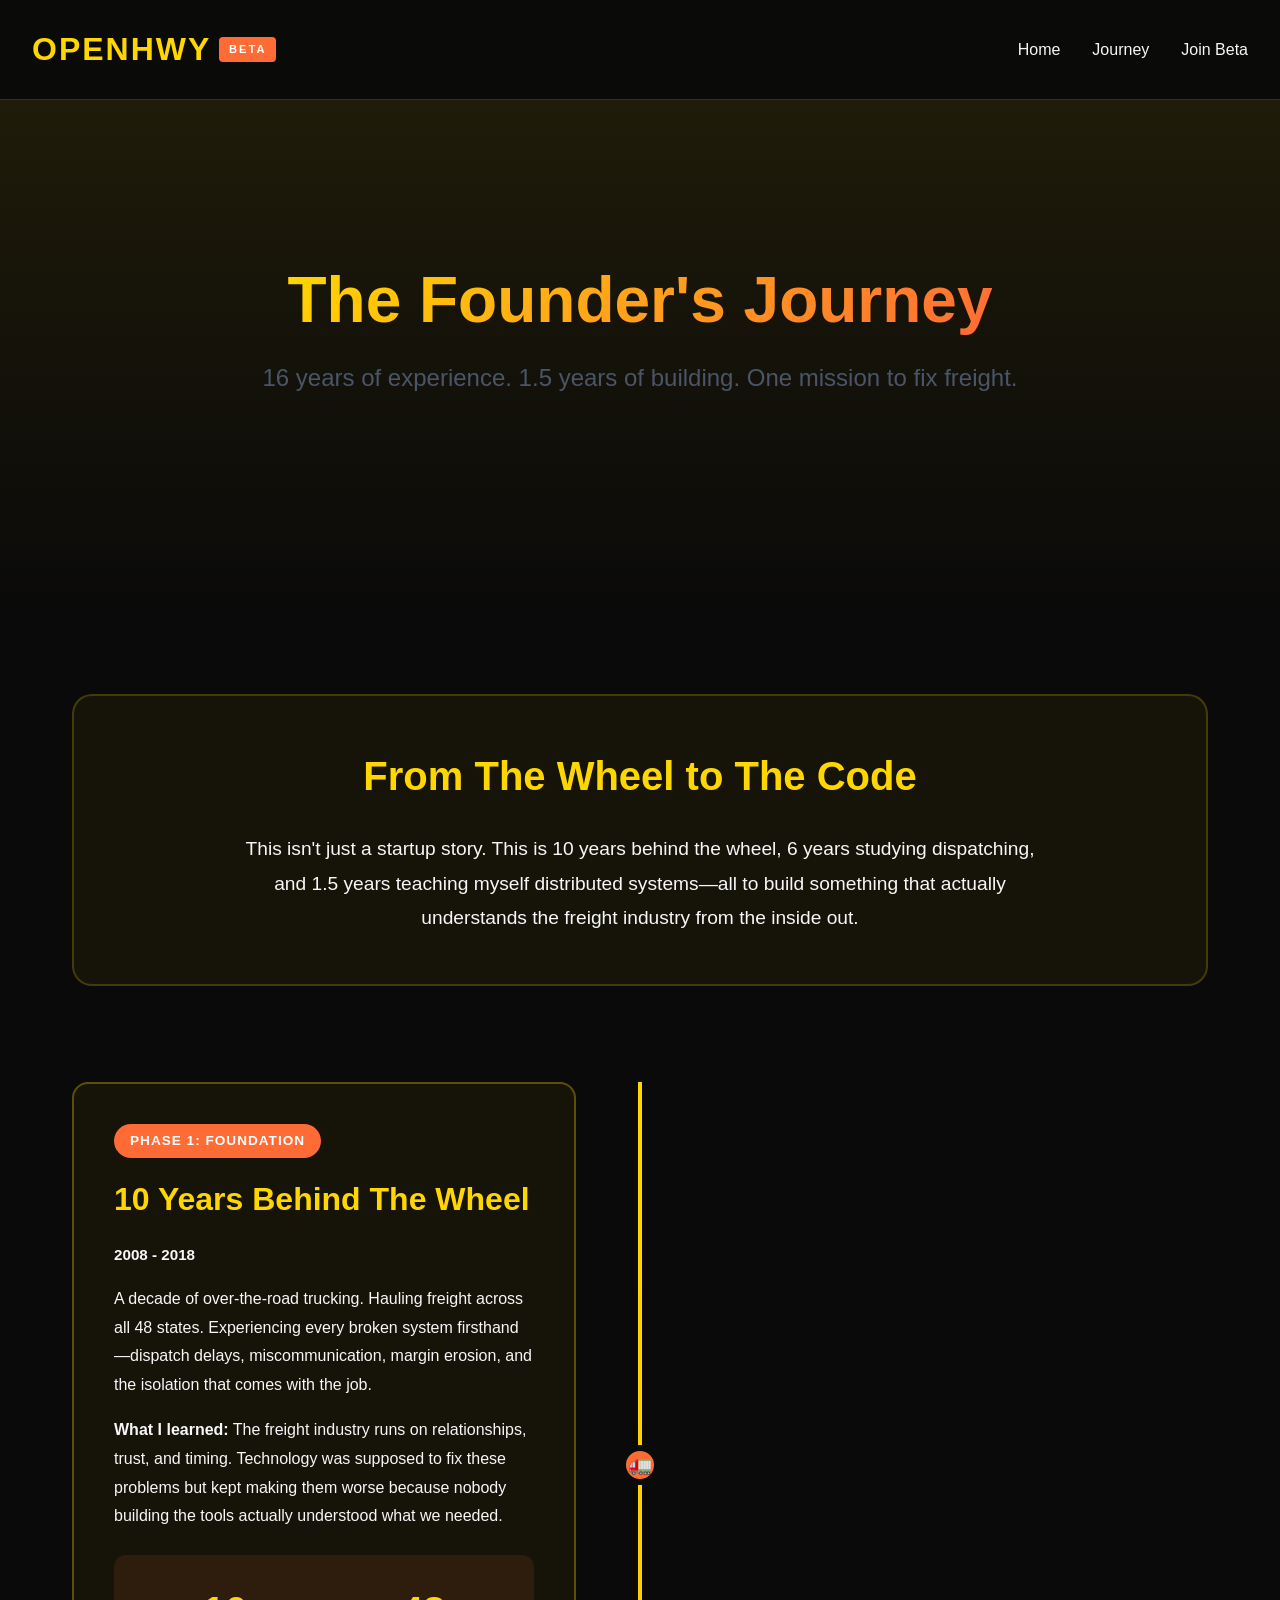
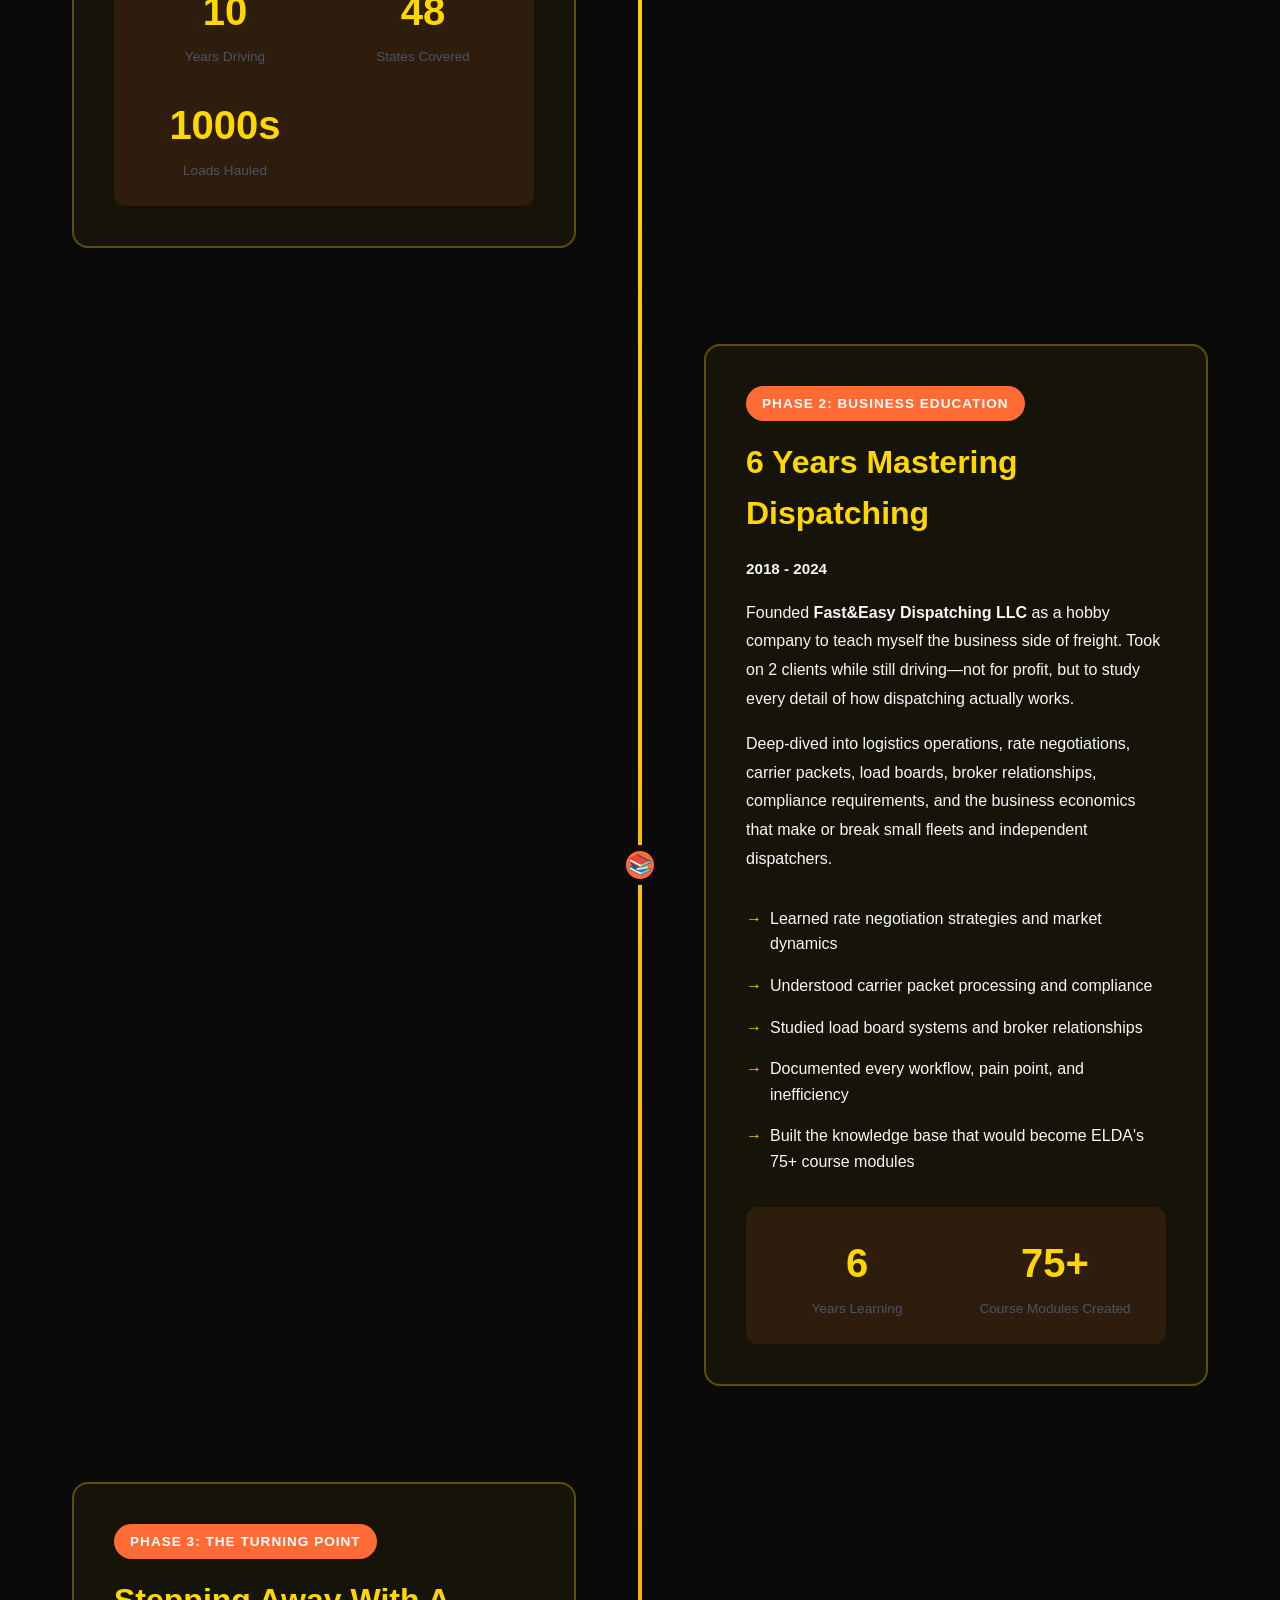
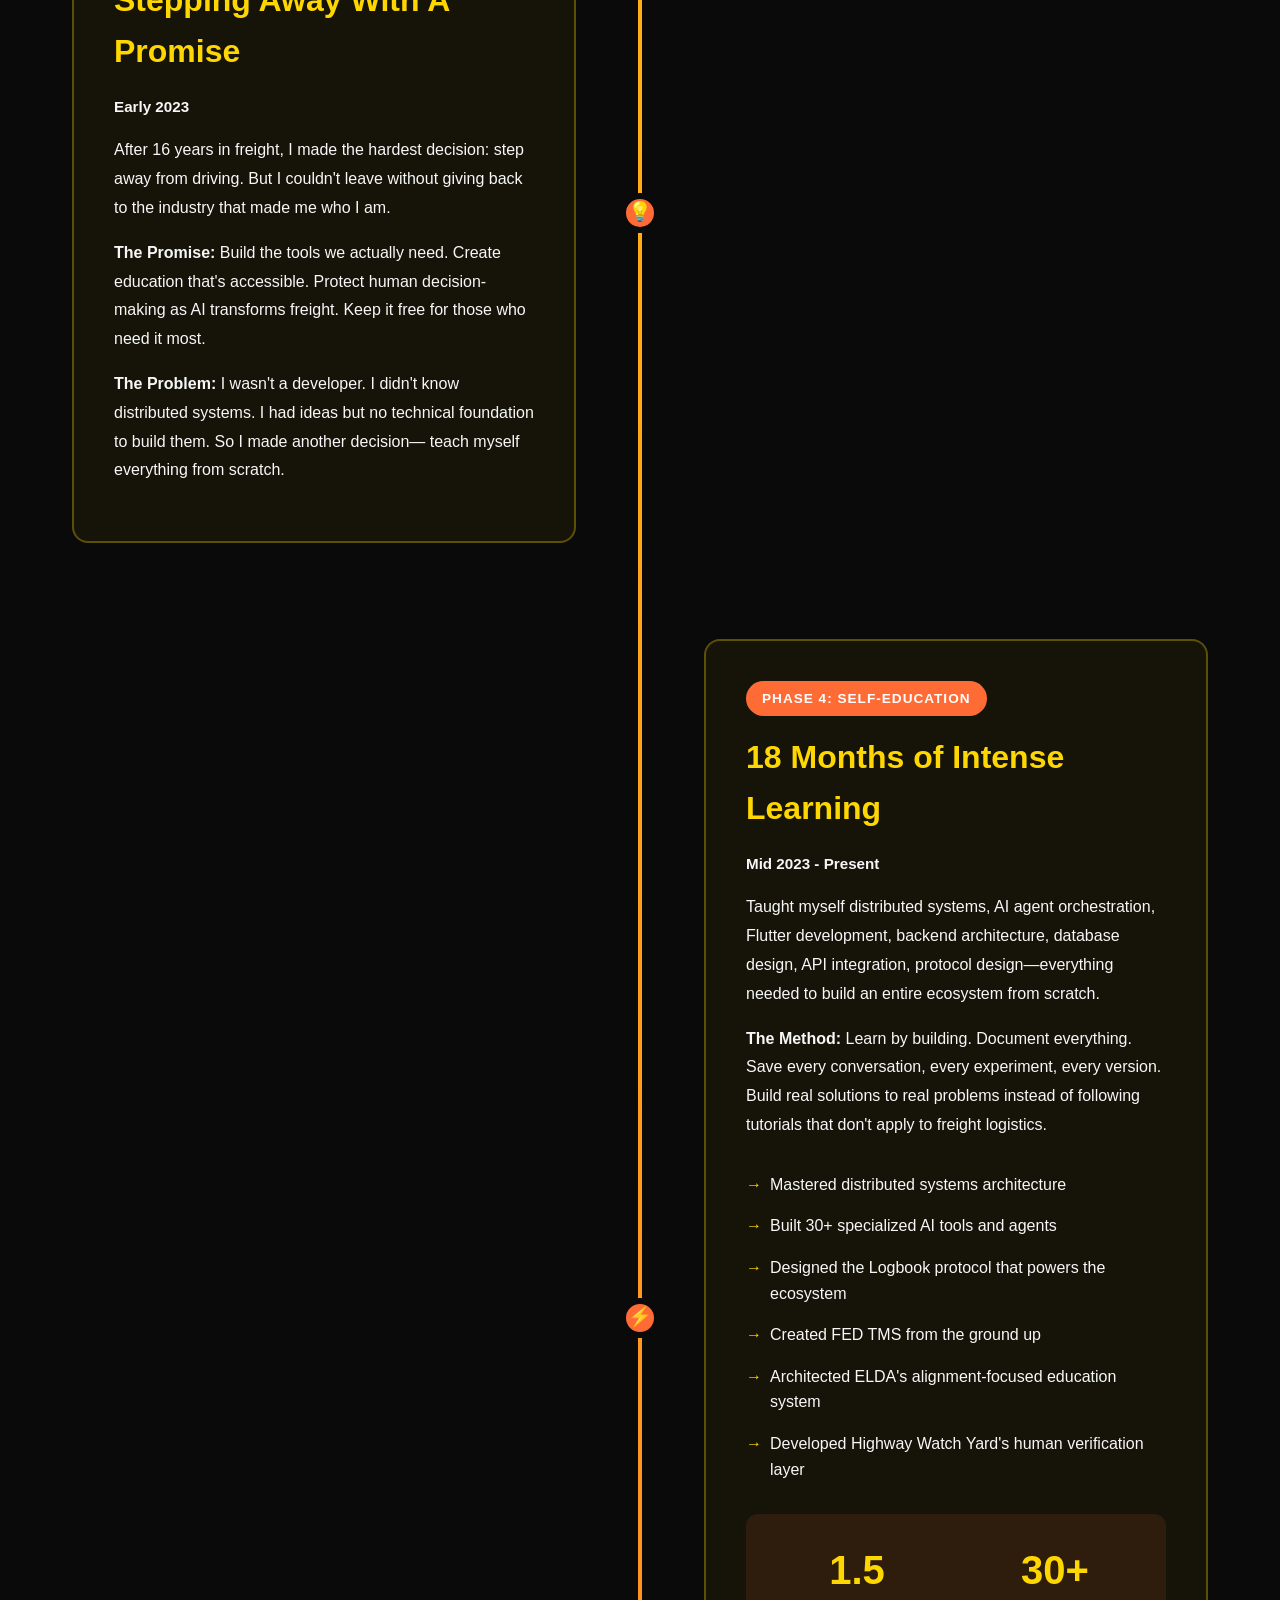
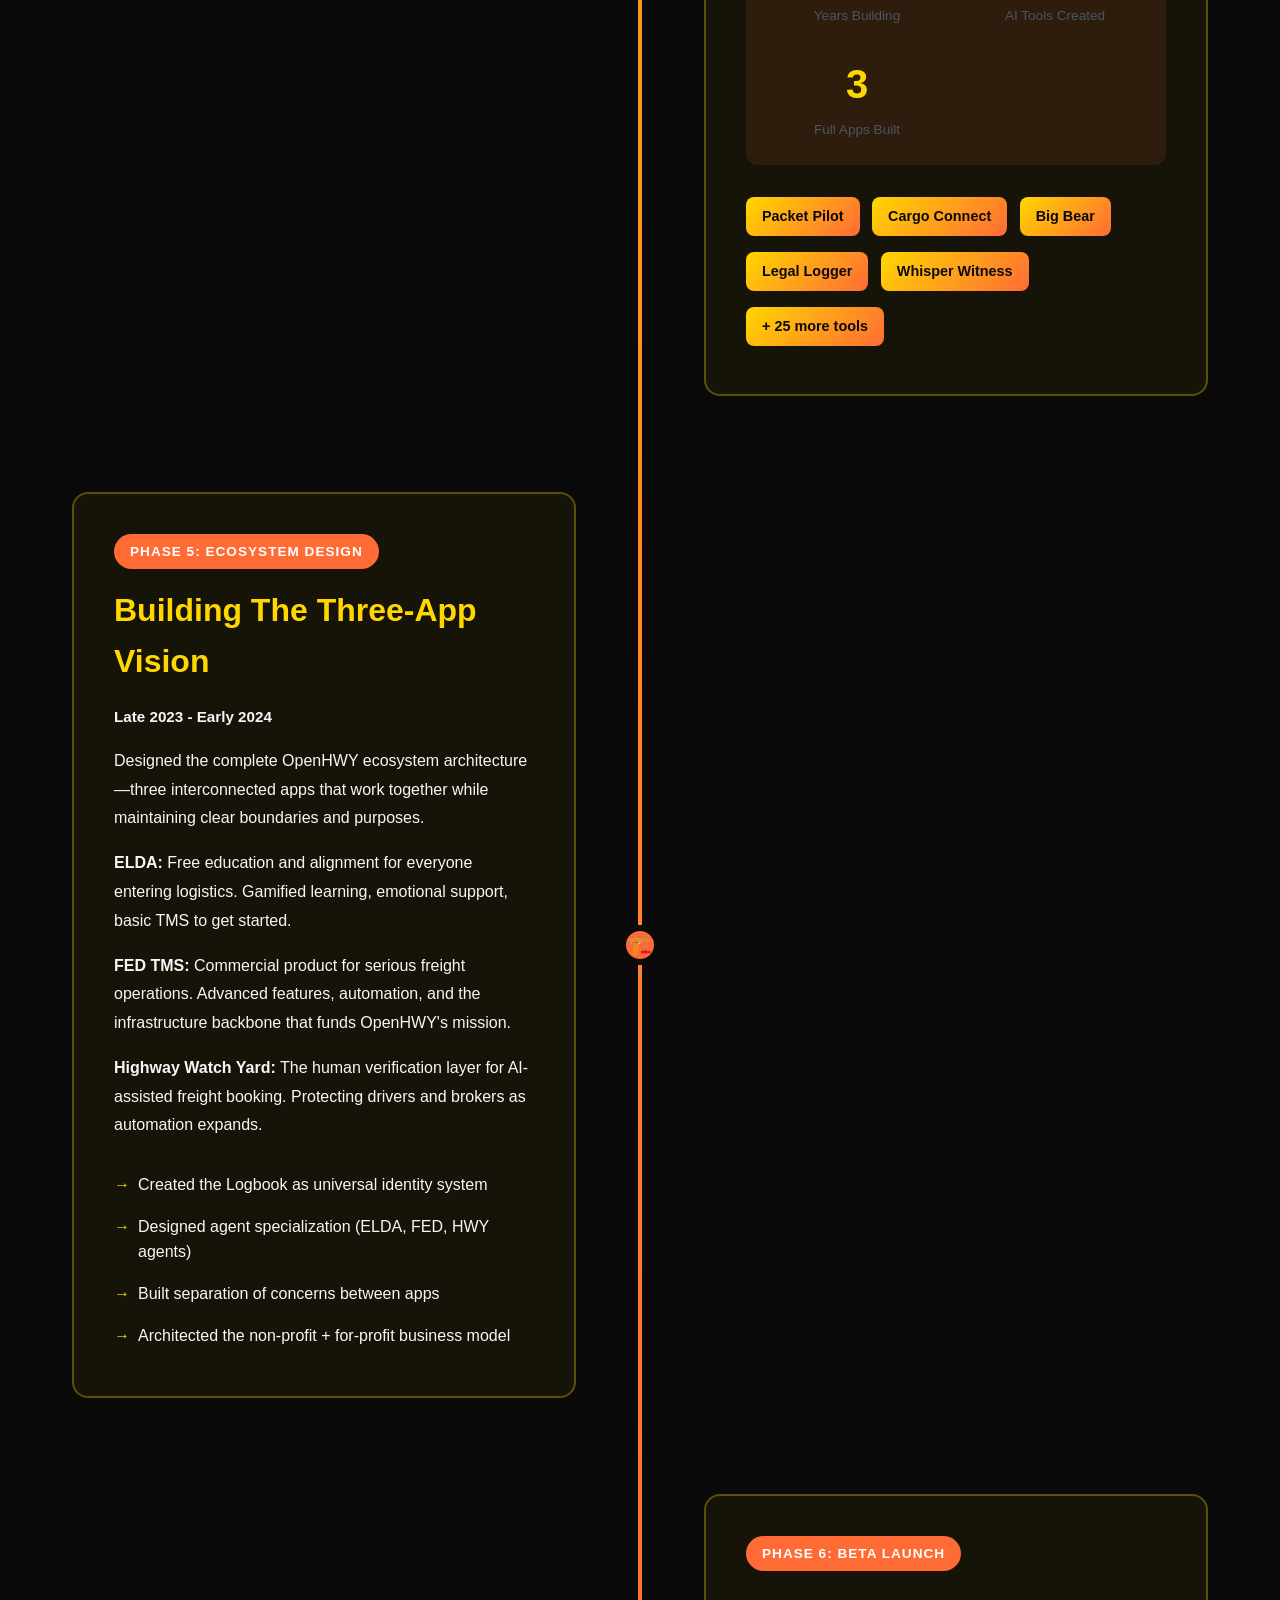
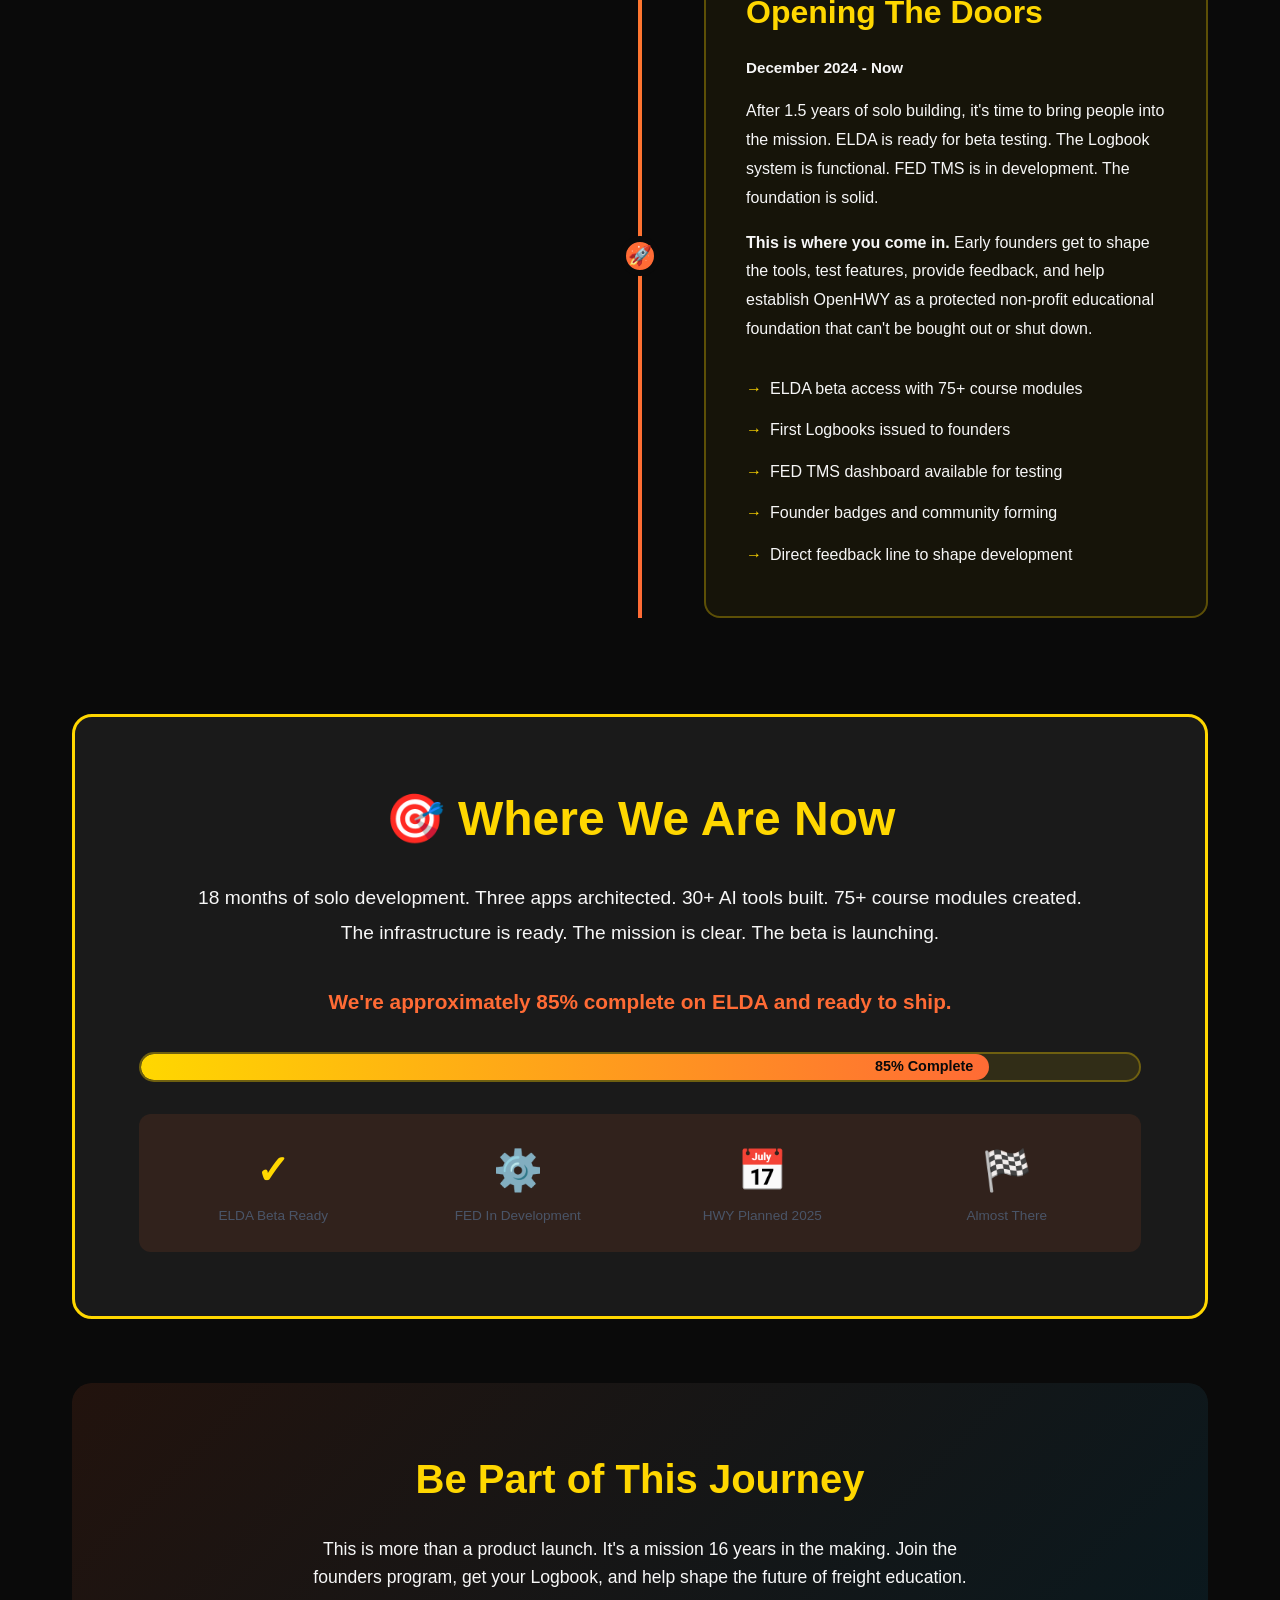
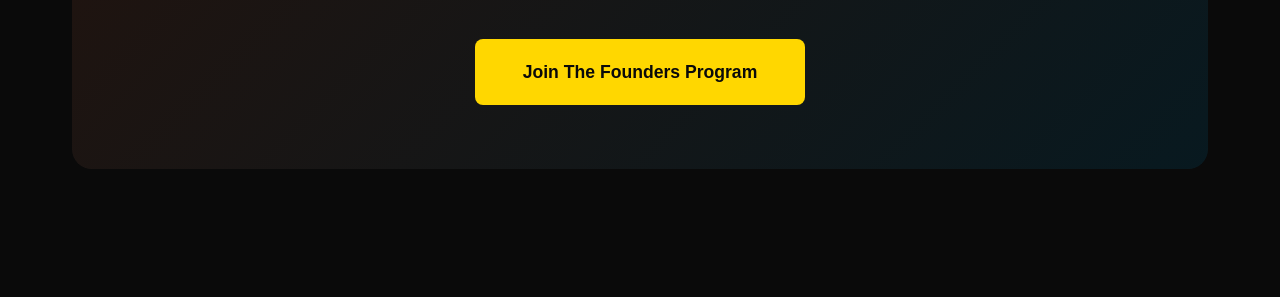
<file: lib/interfaces/OpenHWY/openhwy-marketing-journel.html>
<!DOCTYPE html>
<html lang="en">
<head>
    <meta charset="UTF-8">
    <meta name="viewport" content="width=device-width, initial-scale=1.0">
    <title>The Founder's Journey - OpenHWY</title>
    <style>
        * {
            margin: 0;
            padding: 0;
            box-sizing: border-box;
        }

        :root {
            --road-black: #0a0a0a;
            --asphalt-gray: #1a1a1a;
            --line-yellow: #ffd700;
            --signal-orange: #ff6b35;
            --diesel-blue: #00a8e8;
            --steel-gray: #4a5568;
            --paper-white: #f7f7f7;
        }

        body {
            font-family: -apple-system, BlinkMacSystemFont, 'Segoe UI', 'Roboto', sans-serif;
            background: var(--road-black);
            color: var(--paper-white);
            line-height: 1.6;
            overflow-x: hidden;
        }

        /* Animated road lines background */
        .road-lines {
            position: fixed;
            top: 0;
            left: 50%;
            transform: translateX(-50%);
            width: 100%;
            height: 100%;
            overflow: hidden;
            opacity: 0.08;
            z-index: 0;
            pointer-events: none;
        }

        .line {
            position: absolute;
            left: 50%;
            width: 4px;
            height: 80px;
            background: var(--line-yellow);
            animation: roadMove 2s linear infinite;
        }

        .line:nth-child(1) { animation-delay: 0s; top: -80px; }
        .line:nth-child(2) { animation-delay: 0.5s; top: -180px; }
        .line:nth-child(3) { animation-delay: 1s; top: -280px; }
        .line:nth-child(4) { animation-delay: 1.5s; top: -380px; }

        @keyframes roadMove {
            to {
                transform: translateY(100vh);
            }
        }

        nav {
            position: fixed;
            top: 0;
            width: 100%;
            background: rgba(10, 10, 10, 0.95);
            backdrop-filter: blur(10px);
            padding: 1.5rem 2rem;
            z-index: 1000;
            border-bottom: 1px solid rgba(255, 215, 0, 0.2);
        }

        .nav-content {
            max-width: 1400px;
            margin: 0 auto;
            display: flex;
            justify-content: space-between;
            align-items: center;
        }

        .logo {
            font-size: 2rem;
            font-weight: 900;
            color: var(--line-yellow);
            letter-spacing: 2px;
            display: flex;
            align-items: center;
            gap: 0.5rem;
            text-decoration: none;
        }

        .beta-badge {
            font-size: 0.7rem;
            background: var(--signal-orange);
            color: white;
            padding: 0.2rem 0.6rem;
            border-radius: 4px;
            font-weight: 600;
        }

        .nav-links {
            display: flex;
            gap: 2rem;
            align-items: center;
        }

        .nav-links a {
            color: var(--paper-white);
            text-decoration: none;
            font-weight: 500;
            transition: color 0.3s;
        }

        .nav-links a:hover {
            color: var(--line-yellow);
        }

        .hero {
            position: relative;
            z-index: 1;
            min-height: 70vh;
            display: flex;
            flex-direction: column;
            justify-content: center;
            align-items: center;
            text-align: center;
            padding: 8rem 2rem 4rem;
            background: linear-gradient(180deg, rgba(255, 215, 0, 0.1) 0%, rgba(10, 10, 10, 0) 100%);
        }

        .hero h1 {
            font-size: 4rem;
            font-weight: 900;
            line-height: 1.1;
            margin-bottom: 1.5rem;
            background: linear-gradient(135deg, var(--line-yellow), var(--signal-orange));
            -webkit-background-clip: text;
            -webkit-text-fill-color: transparent;
            background-clip: text;
        }

        .hero .subtitle {
            font-size: 1.5rem;
            color: var(--steel-gray);
            margin-bottom: 2rem;
            max-width: 800px;
        }

        .journey-container {
            position: relative;
            z-index: 1;
            max-width: 1200px;
            margin: 0 auto;
            padding: 4rem 2rem;
        }

        .journey-intro {
            text-align: center;
            margin-bottom: 6rem;
            padding: 3rem;
            background: rgba(255, 215, 0, 0.05);
            border-radius: 20px;
            border: 2px solid rgba(255, 215, 0, 0.2);
        }

        .journey-intro h2 {
            font-size: 2.5rem;
            color: var(--line-yellow);
            margin-bottom: 1.5rem;
        }

        .journey-intro p {
            font-size: 1.2rem;
            line-height: 1.8;
            color: var(--paper-white);
            max-width: 800px;
            margin: 0 auto;
        }

        .timeline {
            position: relative;
            padding-left: 0;
        }

        .timeline::before {
            content: '';
            position: absolute;
            left: 50%;
            top: 0;
            bottom: 0;
            width: 4px;
            background: linear-gradient(180deg, var(--line-yellow), var(--signal-orange));
            transform: translateX(-50%);
        }

        .timeline-block {
            position: relative;
            margin-bottom: 6rem;
            display: flex;
            align-items: center;
        }

        .timeline-block:nth-child(odd) {
            flex-direction: row;
        }

        .timeline-block:nth-child(even) {
            flex-direction: row-reverse;
        }

        .timeline-content {
            width: calc(50% - 4rem);
            padding: 2.5rem;
            background: rgba(255, 215, 0, 0.05);
            border-radius: 16px;
            border: 2px solid rgba(255, 215, 0, 0.3);
            transition: all 0.4s;
        }

        .timeline-content:hover {
            border-color: var(--line-yellow);
            transform: scale(1.02);
            box-shadow: 0 20px 60px rgba(255, 215, 0, 0.2);
        }

        .timeline-marker {
            position: absolute;
            left: 50%;
            transform: translateX(-50%);
            width: 40px;
            height: 40px;
            background: var(--signal-orange);
            border-radius: 50%;
            border: 6px solid var(--road-black);
            z-index: 10;
            display: flex;
            align-items: center;
            justify-content: center;
            font-size: 1.2rem;
        }

        .phase-label {
            display: inline-block;
            padding: 0.4rem 1rem;
            background: var(--signal-orange);
            color: white;
            border-radius: 20px;
            font-size: 0.85rem;
            font-weight: 700;
            margin-bottom: 1rem;
            text-transform: uppercase;
            letter-spacing: 1px;
        }

        .timeline-content h3 {
            font-size: 2rem;
            color: var(--line-yellow);
            margin-bottom: 1rem;
        }

        .timeline-date {
            color: var(--steel-gray);
            font-weight: 600;
            margin-bottom: 1rem;
            font-size: 0.95rem;
        }

        .timeline-content p {
            color: var(--paper-white);
            line-height: 1.8;
            margin-bottom: 1rem;
        }

        .timeline-content ul {
            list-style: none;
            margin-top: 1.5rem;
        }

        .timeline-content li {
            padding: 0.5rem 0;
            color: var(--paper-white);
            position: relative;
            padding-left: 1.5rem;
        }

        .timeline-content li::before {
            content: '→';
            position: absolute;
            left: 0;
            color: var(--line-yellow);
            font-weight: bold;
        }

        .stats-highlight {
            display: grid;
            grid-template-columns: repeat(auto-fit, minmax(150px, 1fr));
            gap: 1.5rem;
            margin-top: 1.5rem;
            padding: 1.5rem;
            background: rgba(255, 107, 53, 0.1);
            border-radius: 12px;
        }

        .stat-item {
            text-align: center;
        }

        .stat-number {
            font-size: 2.5rem;
            font-weight: 900;
            color: var(--line-yellow);
            display: block;
        }

        .stat-label {
            color: var(--steel-gray);
            font-size: 0.85rem;
        }

        .milestone-badge {
            display: inline-block;
            padding: 0.5rem 1rem;
            background: linear-gradient(135deg, var(--line-yellow), var(--signal-orange));
            color: var(--road-black);
            border-radius: 8px;
            font-weight: 700;
            margin: 0.5rem 0.5rem 0.5rem 0;
            font-size: 0.9rem;
        }

        .current-phase {
            background: var(--asphalt-gray);
            border: 3px solid var(--line-yellow);
            padding: 4rem;
            border-radius: 20px;
            margin: 4rem 0;
            text-align: center;
        }

        .current-phase h2 {
            font-size: 3rem;
            color: var(--line-yellow);
            margin-bottom: 1.5rem;
        }

        .current-phase p {
            font-size: 1.2rem;
            line-height: 1.8;
            color: var(--paper-white);
            max-width: 900px;
            margin: 0 auto 2rem;
        }

        .progress-bar {
            width: 100%;
            height: 30px;
            background: rgba(255, 215, 0, 0.1);
            border-radius: 15px;
            overflow: hidden;
            margin: 2rem 0;
            border: 2px solid rgba(255, 215, 0, 0.3);
        }

        .progress-fill {
            height: 100%;
            background: linear-gradient(90deg, var(--line-yellow), var(--signal-orange));
            border-radius: 15px;
            transition: width 2s ease;
            display: flex;
            align-items: center;
            justify-content: flex-end;
            padding-right: 1rem;
            color: var(--road-black);
            font-weight: 700;
            font-size: 0.9rem;
        }

        .cta-section {
            text-align: center;
            padding: 4rem 2rem;
            margin: 4rem 0;
            background: linear-gradient(135deg, rgba(255, 107, 53, 0.1), rgba(0, 168, 232, 0.1));
            border-radius: 20px;
        }

        .cta-section h2 {
            font-size: 2.5rem;
            color: var(--line-yellow);
            margin-bottom: 1.5rem;
        }

        .cta-btn {
            display: inline-block;
            background: var(--line-yellow);
            color: var(--road-black);
            padding: 1.2rem 3rem;
            border-radius: 8px;
            font-weight: 700;
            text-decoration: none;
            transition: all 0.3s;
            font-size: 1.1rem;
            margin-top: 1rem;
        }

        .cta-btn:hover {
            background: var(--signal-orange);
            color: white;
            transform: translateY(-3px);
            box-shadow: 0 15px 40px rgba(255, 107, 53, 0.4);
        }

        @media (max-width: 968px) {
            .timeline::before {
                left: 20px;
            }

            .timeline-block {
                flex-direction: column !important;
                padding-left: 60px;
            }

            .timeline-block:nth-child(even) {
                flex-direction: column !important;
            }

            .timeline-content {
                width: 100%;
            }

            .timeline-marker {
                left: 20px;
            }

            .hero h1 {
                font-size: 2.5rem;
            }
        }
    </style>
</head>
<body>
    <div class="road-lines">
        <div class="line"></div>
        <div class="line"></div>
        <div class="line"></div>
        <div class="line"></div>
    </div>

    <nav>
        <div class="nav-content">
            <a href="/" class="logo">
                OPENHWY
                <span class="beta-badge">BETA</span>
            </a>
            <div class="nav-links">
                <a href="/">Home</a>
                <a href="#journey">Journey</a>
                <a href="/#join">Join Beta</a>
            </div>
        </div>
    </nav>

    <div class="hero">
        <h1>The Founder's Journey</h1>
        <p class="subtitle">16 years of experience. 1.5 years of building. One mission to fix freight.</p>
    </div>

    <div class="journey-container">
        <div class="journey-intro">
            <h2>From The Wheel to The Code</h2>
            <p>
                This isn't just a startup story. This is 10 years behind the wheel, 6 years studying dispatching, 
                and 1.5 years teaching myself distributed systems—all to build something that actually understands 
                the freight industry from the inside out.
            </p>
        </div>

        <div class="timeline" id="journey">
            <!-- Phase 1: The Foundation Years -->
            <div class="timeline-block">
                <div class="timeline-marker">🚛</div>
                <div class="timeline-content">
                    <span class="phase-label">Phase 1: Foundation</span>
                    <h3>10 Years Behind The Wheel</h3>
                    <p class="timeline-date">2008 - 2018</p>
                    <p>
                        A decade of over-the-road trucking. Hauling freight across all 48 states. 
                        Experiencing every broken system firsthand—dispatch delays, miscommunication, 
                        margin erosion, and the isolation that comes with the job.
                    </p>
                    <p>
                        <strong>What I learned:</strong> The freight industry runs on relationships, trust, and timing. 
                        Technology was supposed to fix these problems but kept making them worse because 
                        nobody building the tools actually understood what we needed.
                    </p>
                    <div class="stats-highlight">
                        <div class="stat-item">
                            <span class="stat-number">10</span>
                            <span class="stat-label">Years Driving</span>
                        </div>
                        <div class="stat-item">
                            <span class="stat-number">48</span>
                            <span class="stat-label">States Covered</span>
                        </div>
                        <div class="stat-item">
                            <span class="stat-number">1000s</span>
                            <span class="stat-label">Loads Hauled</span>
                        </div>
                    </div>
                </div>
            </div>

            <!-- Phase 2: Learning The Business -->
            <div class="timeline-block">
                <div class="timeline-marker">📚</div>
                <div class="timeline-content">
                    <span class="phase-label">Phase 2: Business Education</span>
                    <h3>6 Years Mastering Dispatching</h3>
                    <p class="timeline-date">2018 - 2024</p>
                    <p>
                        Founded <strong>Fast&Easy Dispatching LLC</strong> as a hobby company to teach myself 
                        the business side of freight. Took on 2 clients while still driving—not for profit, 
                        but to study every detail of how dispatching actually works.
                    </p>
                    <p>
                        Deep-dived into logistics operations, rate negotiations, carrier packets, load boards, 
                        broker relationships, compliance requirements, and the business economics that make or break 
                        small fleets and independent dispatchers.
                    </p>
                    <ul>
                        <li>Learned rate negotiation strategies and market dynamics</li>
                        <li>Understood carrier packet processing and compliance</li>
                        <li>Studied load board systems and broker relationships</li>
                        <li>Documented every workflow, pain point, and inefficiency</li>
                        <li>Built the knowledge base that would become ELDA's 75+ course modules</li>
                    </ul>
                    <div class="stats-highlight">
                        <div class="stat-item">
                            <span class="stat-number">6</span>
                            <span class="stat-label">Years Learning</span>
                        </div>
                        <div class="stat-item">
                            <span class="stat-number">75+</span>
                            <span class="stat-label">Course Modules Created</span>
                        </div>
                    </div>
                </div>
            </div>

            <!-- Phase 3: The Decision -->
            <div class="timeline-block">
                <div class="timeline-marker">💡</div>
                <div class="timeline-content">
                    <span class="phase-label">Phase 3: The Turning Point</span>
                    <h3>Stepping Away With A Promise</h3>
                    <p class="timeline-date">Early 2023</p>
                    <p>
                        After 16 years in freight, I made the hardest decision: step away from driving. 
                        But I couldn't leave without giving back to the industry that made me who I am.
                    </p>
                    <p>
                        <strong>The Promise:</strong> Build the tools we actually need. Create education that's 
                        accessible. Protect human decision-making as AI transforms freight. Keep it free for those 
                        who need it most.
                    </p>
                    <p>
                        <strong>The Problem:</strong> I wasn't a developer. I didn't know distributed systems. 
                        I had ideas but no technical foundation to build them. So I made another decision—
                        teach myself everything from scratch.
                    </p>
                </div>
            </div>

            <!-- Phase 4: The Deep Dive -->
            <div class="timeline-block">
                <div class="timeline-marker">⚡</div>
                <div class="timeline-content">
                    <span class="phase-label">Phase 4: Self-Education</span>
                    <h3>18 Months of Intense Learning</h3>
                    <p class="timeline-date">Mid 2023 - Present</p>
                    <p>
                        Taught myself distributed systems, AI agent orchestration, Flutter development, 
                        backend architecture, database design, API integration, protocol design—everything 
                        needed to build an entire ecosystem from scratch.
                    </p>
                    <p>
                        <strong>The Method:</strong> Learn by building. Document everything. Save every conversation, 
                        every experiment, every version. Build real solutions to real problems instead of following 
                        tutorials that don't apply to freight logistics.
                    </p>
                    <ul>
                        <li>Mastered distributed systems architecture</li>
                        <li>Built 30+ specialized AI tools and agents</li>
                        <li>Designed the Logbook protocol that powers the ecosystem</li>
                        <li>Created FED TMS from the ground up</li>
                        <li>Architected ELDA's alignment-focused education system</li>
                        <li>Developed Highway Watch Yard's human verification layer</li>
                    </ul>
                    <div class="stats-highlight">
                        <div class="stat-item">
                            <span class="stat-number">1.5</span>
                            <span class="stat-label">Years Building</span>
                        </div>
                        <div class="stat-item">
                            <span class="stat-number">30+</span>
                            <span class="stat-label">AI Tools Created</span>
                        </div>
                        <div class="stat-item">
                            <span class="stat-number">3</span>
                            <span class="stat-label">Full Apps Built</span>
                        </div>
                    </div>
                    <div style="margin-top: 1.5rem;">
                        <span class="milestone-badge">Packet Pilot</span>
                        <span class="milestone-badge">Cargo Connect</span>
                        <span class="milestone-badge">Big Bear</span>
                        <span class="milestone-badge">Legal Logger</span>
                        <span class="milestone-badge">Whisper Witness</span>
                        <span class="milestone-badge">+ 25 more tools</span>
                    </div>
                </div>
            </div>

            <!-- Phase 5: The Architecture -->
            <div class="timeline-block">
                <div class="timeline-marker">🏗️</div>
                <div class="timeline-content">
                    <span class="phase-label">Phase 5: Ecosystem Design</span>
                    <h3>Building The Three-App Vision</h3>
                    <p class="timeline-date">Late 2023 - Early 2024</p>
                    <p>
                        Designed the complete OpenHWY ecosystem architecture—three interconnected apps 
                        that work together while maintaining clear boundaries and purposes.
                    </p>
                    <p>
                        <strong>ELDA:</strong> Free education and alignment for everyone entering logistics. 
                        Gamified learning, emotional support, basic TMS to get started.
                    </p>
                    <p>
                        <strong>FED TMS:</strong> Commercial product for serious freight operations. 
                        Advanced features, automation, and the infrastructure backbone that funds OpenHWY's mission.
                    </p>
                    <p>
                        <strong>Highway Watch Yard:</strong> The human verification layer for AI-assisted freight booking. 
                        Protecting drivers and brokers as automation expands.
                    </p>
                    <ul>
                        <li>Created the Logbook as universal identity system</li>
                        <li>Designed agent specialization (ELDA, FED, HWY agents)</li>
                        <li>Built separation of concerns between apps</li>
                        <li>Architected the non-profit + for-profit business model</li>
                    </ul>
                </div>
            </div>

            <!-- Phase 6: Current Phase -->
            <div class="timeline-block">
                <div class="timeline-marker">🚀</div>
                <div class="timeline-content">
                    <span class="phase-label">Phase 6: Beta Launch</span>
                    <h3>Opening The Doors</h3>
                    <p class="timeline-date">December 2024 - Now</p>
                    <p>
                        After 1.5 years of solo building, it's time to bring people into the mission. 
                        ELDA is ready for beta testing. The Logbook system is functional. FED TMS is in development. 
                        The foundation is solid.
                    </p>
                    <p>
                        <strong>This is where you come in.</strong> Early founders get to shape the tools, 
                        test features, provide feedback, and help establish OpenHWY as a protected non-profit 
                        educational foundation that can't be bought out or shut down.
                    </p>
                    <ul>
                        <li>ELDA beta access with 75+ course modules</li>
                        <li>First Logbooks issued to founders</li>
                        <li>FED TMS dashboard available for testing</li>
                        <li>Founder badges and community forming</li>
                        <li>Direct feedback line to shape development</li>
                    </ul>
                </div>
            </div>
        </div>

        <div class="current-phase">
            <h2>🎯 Where We Are Now</h2>
            <p>
                18 months of solo development. Three apps architected. 30+ AI tools built. 75+ course modules created. 
                The infrastructure is ready. The mission is clear. The beta is launching.
            </p>
            <p style="font-size: 1.3rem; color: var(--signal-orange); font-weight: 600; margin-top: 1.5rem;">
                We're approximately 85% complete on ELDA and ready to ship.
            </p>
            <div class="progress-bar">
                <div class="progress-fill" style="width: 85%;">85% Complete</div>
            </div>
            <div class="stats-highlight" style="margin-top: 2rem;">
                <div class="stat-item">
                    <span class="stat-number">✓</span>
                    <span class="stat-label">ELDA Beta Ready</span>
                </div>
                <div class="stat-item">
                    <span class="stat-number">⚙️</span>
                    <span class="stat-label">FED In Development</span>
                </div>
                <div class="stat-item">
                    <span class="stat-number">📅</span>
                    <span class="stat-label">HWY Planned 2025</span>
                </div>
                <div class="stat-item">
                    <span class="stat-number">🏁</span>
                    <span class="stat-label">Almost There</span>
                </div>
            </div>
        </div>

        <div class="cta-section">
            <h2>Be Part of This Journey</h2>
            <p style="max-width: 700px; margin: 0 auto 2rem; font-size: 1.1rem;">
                This is more than a product launch. It's a mission 16 years in the making. 
                Join the founders program, get your Logbook, and help shape the future of freight education.
            </p>
            <a href="/#join" class="cta-btn">Join The Founders Program</a>
        </div>
    </div>

    <script>
        // Smooth scrolling
        document.querySelectorAll('a[href^="#"]').forEach(anchor => {
            anchor.addEventListener('click', function (e) {
                e.preventDefault();
                const target = document.querySelector(this.getAttribute('href'));
                if (target) {
                    target.scrollIntoView({ behavior: 'smooth', block: 'start' });
                }
            });
        });

        // Animate timeline items on scroll
        const observerOptions = {
            threshold: 0.2,
            rootMargin: '0px 0px -100px 0px'
        };

        const observer = new IntersectionObserver((entries) => {
            entries.forEach(entry => {
                if (entry.isIntersecting) {
                    entry.target.style.opacity = '1';
                    entry.target.style.transform = 'translateY(0)';
                }
            });
        }, observerOptions);

        document.querySelectorAll('.timeline-content').forEach(content => {
            content.style.opacity = '0';
            content.style.transform = 'translateY(30px)';
            content.style.transition = 'opacity 0.6s ease, transform 0.6s ease';
            observer.observe(content);
        });

        // Animate progress bar on load
        window.addEventListener('load', () => {
            const progressFill = document.querySelector('.progress-fill');
            if (progressFill) {
                setTimeout(() => {
                    progressFill.style.width = '85%';
                }, 500);
            }
        });
    </script>
</body>
</html>
</file>
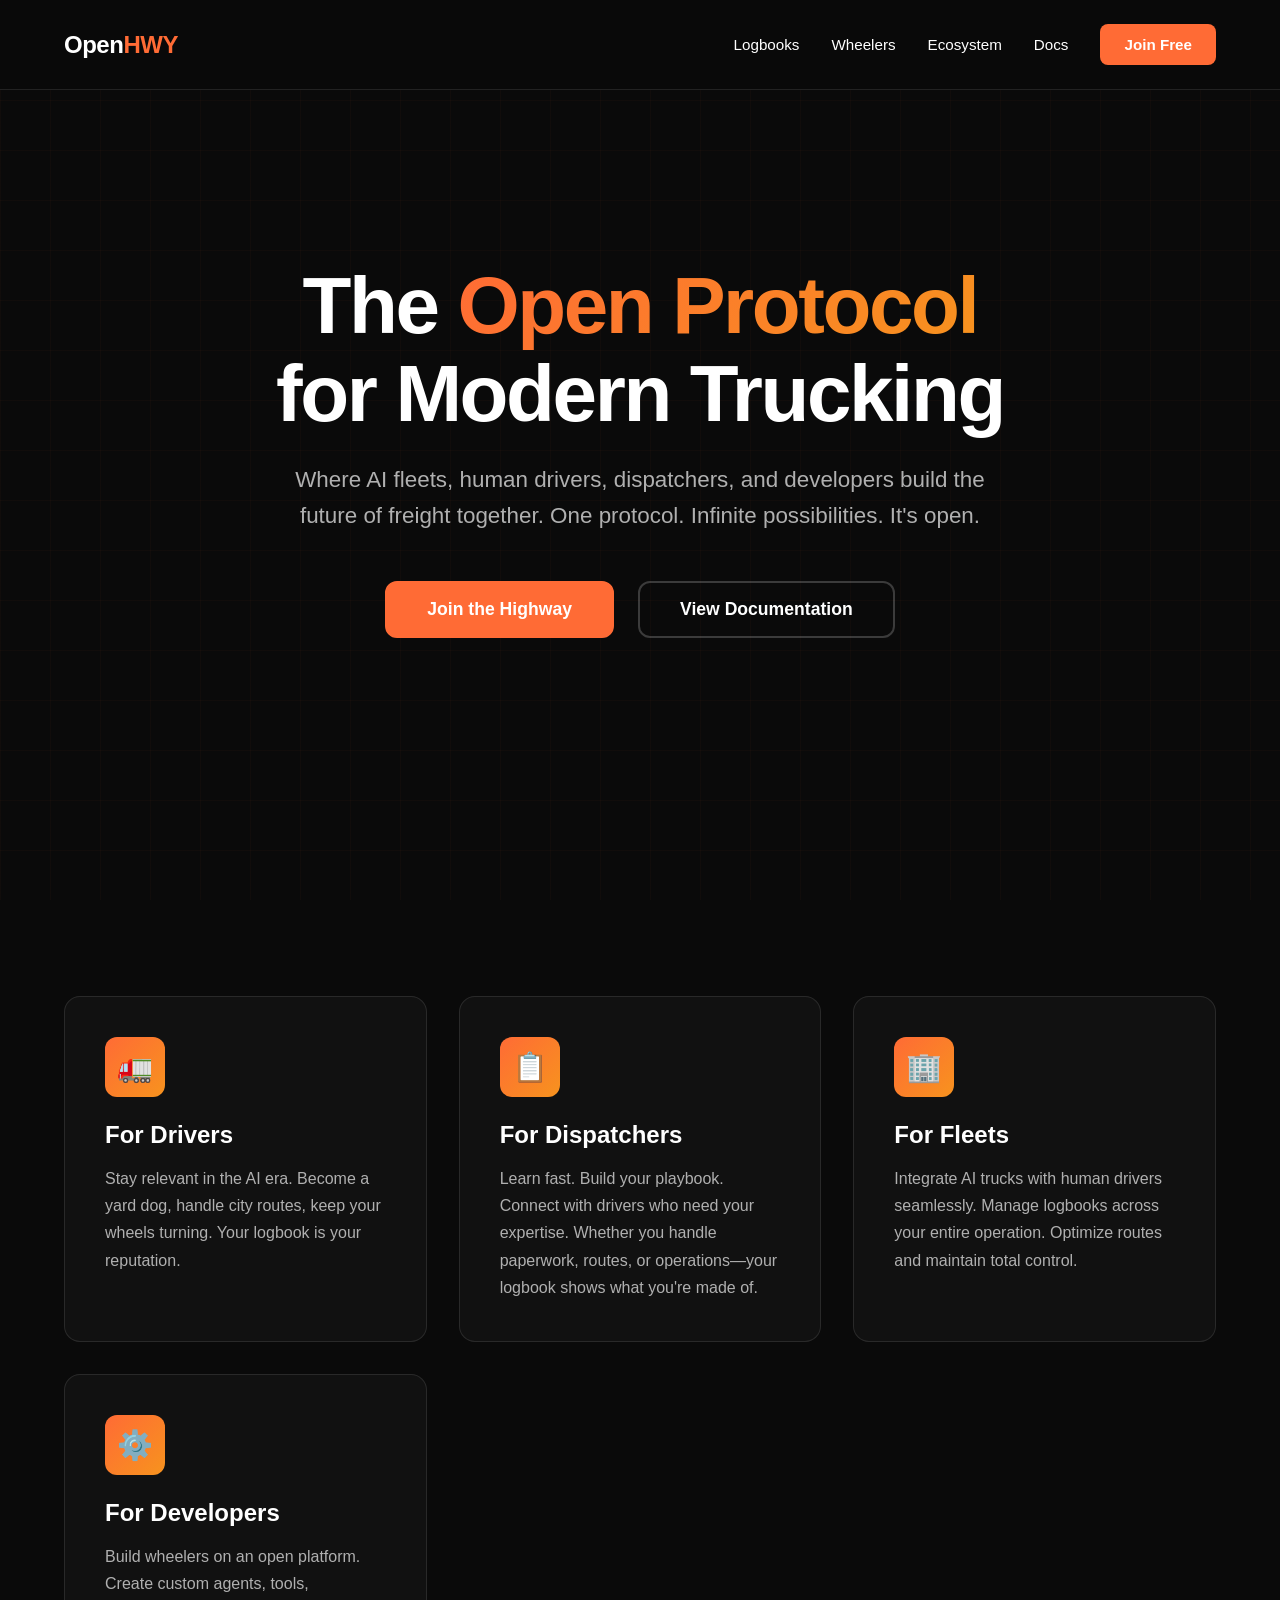
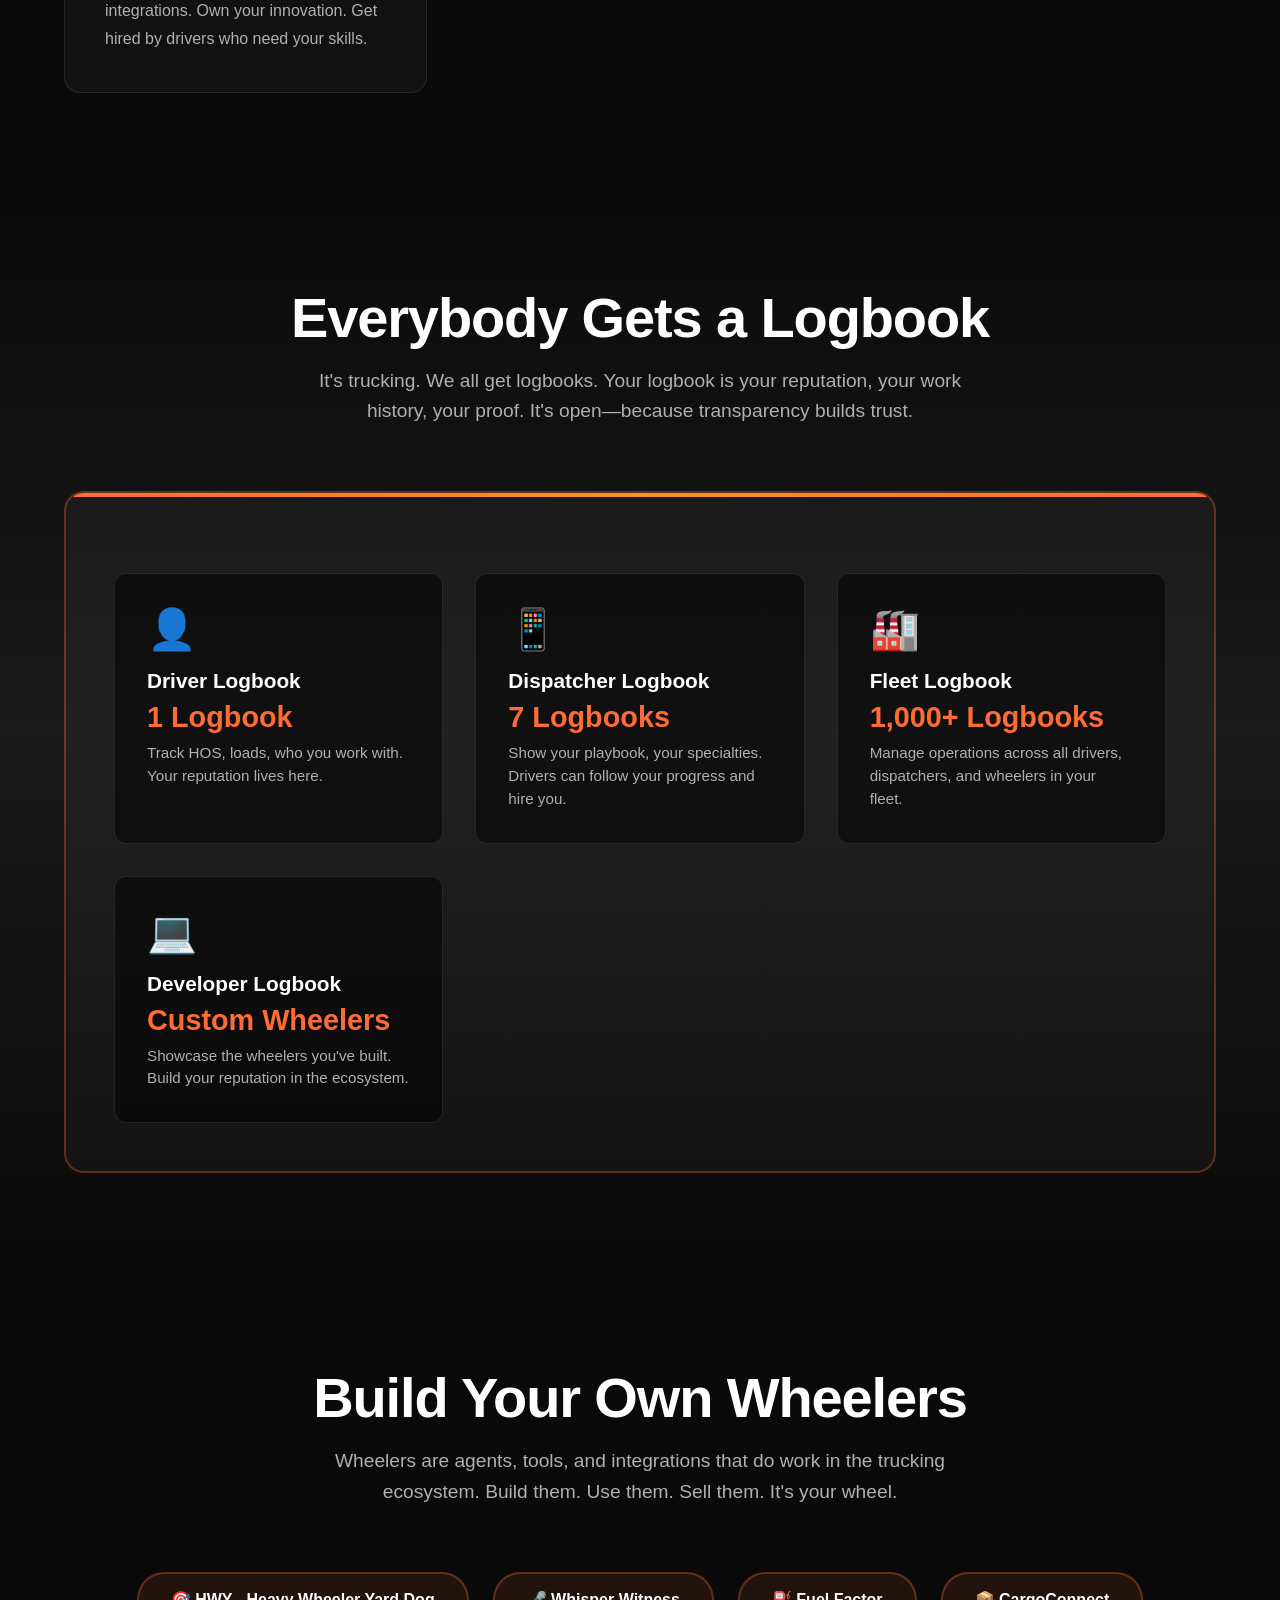
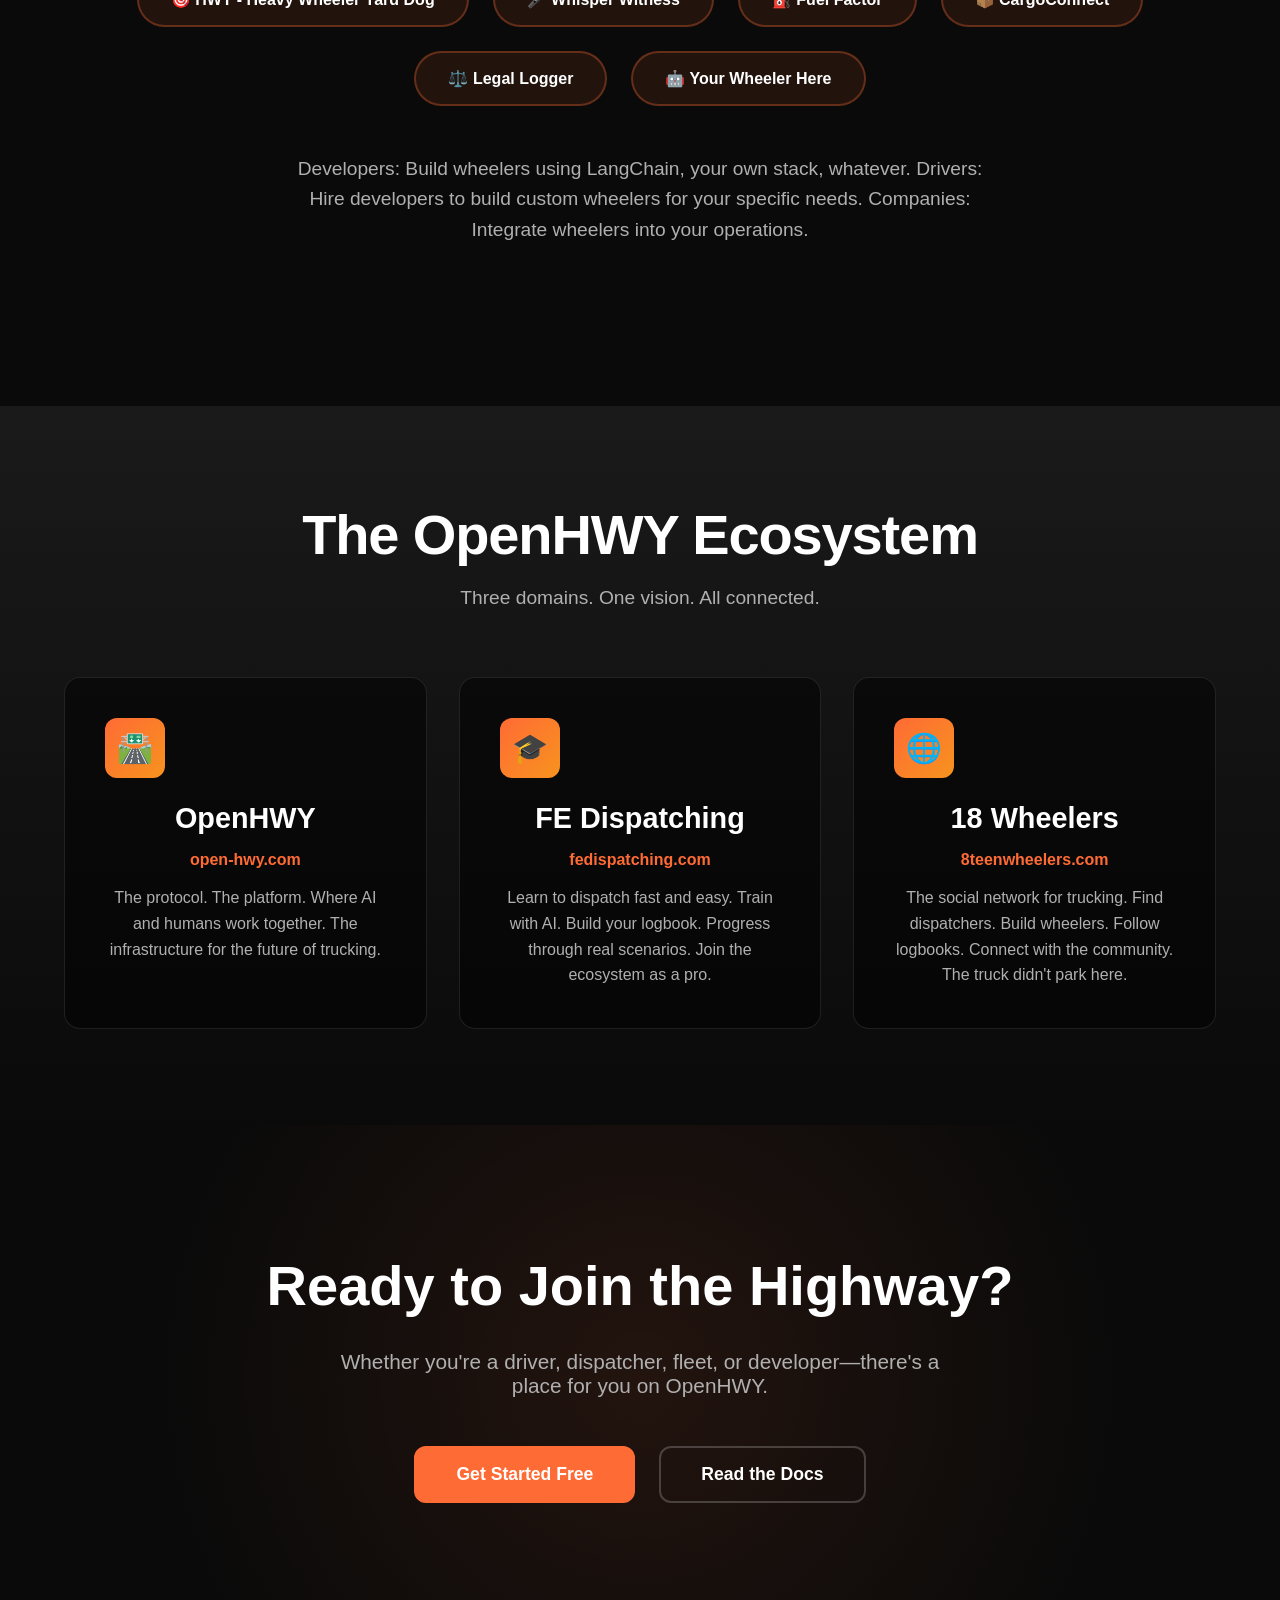
<file: lib/interfaces/OpenHWY/openhwy-marketing-protocol.html>
<!DOCTYPE html>
<html lang="en">
<head>
    <meta charset="UTF-8">
    <meta name="viewport" content="width=device-width, initial-scale=1.0">
    <title>OpenHWY - The Open Protocol for Modern Trucking</title>
    <style>
        * {
            margin: 0;
            padding: 0;
            box-sizing: border-box;
        }

        body {
            font-family: -apple-system, BlinkMacSystemFont, 'Segoe UI', Roboto, Oxygen, Ubuntu, Cantarell, sans-serif;
            background: #0a0a0a;
            color: #ffffff;
            overflow-x: hidden;
        }

        .nav {
            position: fixed;
            top: 0;
            width: 100%;
            padding: 1.5rem 5%;
            display: flex;
            justify-content: space-between;
            align-items: center;
            z-index: 1000;
            background: rgba(10, 10, 10, 0.95);
            backdrop-filter: blur(10px);
            border-bottom: 1px solid rgba(255, 255, 255, 0.1);
            transition: all 0.3s;
        }

        .logo {
            font-size: 1.5rem;
            font-weight: 700;
            letter-spacing: -0.02em;
        }

        .logo span {
            color: #ff6b35;
        }

        .nav-links {
            display: flex;
            gap: 2rem;
            align-items: center;
        }

        .nav-links a {
            color: #ffffff;
            text-decoration: none;
            font-size: 0.95rem;
            transition: color 0.3s;
        }

        .nav-links a:hover {
            color: #ff6b35;
        }

        .cta-button {
            background: #ff6b35;
            padding: 0.75rem 1.5rem;
            border-radius: 8px;
            font-weight: 600;
            transition: all 0.3s;
        }

        .cta-button:hover {
            background: #ff8555;
            transform: translateY(-2px);
        }

        .hero {
            min-height: 100vh;
            display: flex;
            align-items: center;
            justify-content: center;
            padding: 0 5%;
            position: relative;
            overflow: hidden;
        }

        .grid-bg {
            position: absolute;
            top: 0;
            left: 0;
            width: 100%;
            height: 100%;
            background-image: 
                linear-gradient(rgba(255, 107, 53, 0.1) 1px, transparent 1px),
                linear-gradient(90deg, rgba(255, 107, 53, 0.1) 1px, transparent 1px);
            background-size: 50px 50px;
            opacity: 0.3;
            animation: gridMove 20s linear infinite;
        }

        @keyframes gridMove {
            0% { transform: translate(0, 0); }
            100% { transform: translate(50px, 50px); }
        }

        .hero-content {
            position: relative;
            z-index: 1;
            max-width: 1200px;
            text-align: center;
        }

        .hero h1 {
            font-size: clamp(2.5rem, 8vw, 5rem);
            font-weight: 800;
            line-height: 1.1;
            margin-bottom: 1.5rem;
            letter-spacing: -0.03em;
        }

        .hero h1 .highlight {
            background: linear-gradient(135deg, #ff6b35 0%, #f7931e 100%);
            -webkit-background-clip: text;
            -webkit-text-fill-color: transparent;
            background-clip: text;
        }

        .hero p {
            font-size: clamp(1.1rem, 2vw, 1.4rem);
            color: #b0b0b0;
            margin-bottom: 3rem;
            max-width: 700px;
            margin-left: auto;
            margin-right: auto;
            line-height: 1.6;
        }

        .hero-buttons {
            display: flex;
            gap: 1.5rem;
            justify-content: center;
            flex-wrap: wrap;
        }

        .btn-primary {
            background: #ff6b35;
            color: #ffffff;
            padding: 1rem 2.5rem;
            border-radius: 12px;
            text-decoration: none;
            font-weight: 600;
            font-size: 1.1rem;
            transition: all 0.3s;
            border: 2px solid #ff6b35;
            cursor: pointer;
        }

        .btn-primary:hover {
            background: #ff8555;
            transform: translateY(-3px);
            box-shadow: 0 10px 30px rgba(255, 107, 53, 0.3);
        }

        .btn-secondary {
            background: transparent;
            color: #ffffff;
            padding: 1rem 2.5rem;
            border-radius: 12px;
            text-decoration: none;
            font-weight: 600;
            font-size: 1.1rem;
            transition: all 0.3s;
            border: 2px solid rgba(255, 255, 255, 0.2);
            cursor: pointer;
        }

        .btn-secondary:hover {
            border-color: #ff6b35;
            background: rgba(255, 107, 53, 0.1);
            transform: translateY(-3px);
        }

        section {
            padding: 6rem 5%;
        }

        .section-title {
            font-size: clamp(2rem, 5vw, 3.5rem);
            font-weight: 800;
            text-align: center;
            margin-bottom: 1rem;
            letter-spacing: -0.02em;
        }

        .section-subtitle {
            font-size: 1.2rem;
            color: #b0b0b0;
            text-align: center;
            max-width: 700px;
            margin: 0 auto 4rem;
            line-height: 1.6;
        }

        .logbook-section {
            background: linear-gradient(180deg, #0a0a0a 0%, #1a1a1a 50%, #0a0a0a 100%);
        }

        .logbook-visual {
            max-width: 1200px;
            margin: 0 auto;
            background: rgba(255, 255, 255, 0.03);
            border: 2px solid rgba(255, 107, 53, 0.3);
            border-radius: 20px;
            padding: 3rem;
            position: relative;
            overflow: hidden;
        }

        .logbook-visual::before {
            content: '';
            position: absolute;
            top: 0;
            left: 0;
            right: 0;
            height: 4px;
            background: linear-gradient(90deg, #ff6b35, #f7931e, #ff6b35);
            animation: shimmer 2s linear infinite;
        }

        @keyframes shimmer {
            0% { transform: translateX(-100%); }
            100% { transform: translateX(100%); }
        }

        .logbook-grid {
            display: grid;
            grid-template-columns: repeat(auto-fit, minmax(250px, 1fr));
            gap: 2rem;
            margin-top: 2rem;
        }

        .logbook-card {
            background: rgba(0, 0, 0, 0.5);
            border: 1px solid rgba(255, 255, 255, 0.1);
            border-radius: 12px;
            padding: 2rem;
            transition: all 0.3s;
        }

        .logbook-card:hover {
            border-color: #ff6b35;
            transform: scale(1.05);
        }

        .logbook-icon {
            font-size: 2.5rem;
            margin-bottom: 1rem;
        }

        .logbook-card h4 {
            font-size: 1.3rem;
            margin-bottom: 0.5rem;
        }

        .logbook-count {
            color: #ff6b35;
            font-size: 1.8rem;
            font-weight: 700;
            margin: 0.5rem 0;
        }

        .logbook-card p {
            color: #b0b0b0;
            font-size: 0.95rem;
            line-height: 1.5;
        }

        .features-grid {
            display: grid;
            grid-template-columns: repeat(auto-fit, minmax(300px, 1fr));
            gap: 2rem;
            max-width: 1200px;
            margin: 0 auto;
        }

        .feature-card {
            background: rgba(255, 255, 255, 0.03);
            border: 1px solid rgba(255, 255, 255, 0.1);
            border-radius: 16px;
            padding: 2.5rem;
            transition: all 0.3s;
            position: relative;
            overflow: hidden;
        }

        .feature-card::before {
            content: '';
            position: absolute;
            top: 0;
            left: 0;
            right: 0;
            height: 3px;
            background: linear-gradient(90deg, transparent, #ff6b35, transparent);
            transform: translateX(-100%);
            transition: transform 0.6s;
        }

        .feature-card:hover::before {
            transform: translateX(100%);
        }

        .feature-card:hover {
            background: rgba(255, 107, 53, 0.05);
            border-color: rgba(255, 107, 53, 0.3);
            transform: translateY(-5px);
        }

        .feature-icon {
            width: 60px;
            height: 60px;
            background: linear-gradient(135deg, #ff6b35 0%, #f7931e 100%);
            border-radius: 12px;
            display: flex;
            align-items: center;
            justify-content: center;
            font-size: 1.8rem;
            margin-bottom: 1.5rem;
        }

        .feature-card h3 {
            font-size: 1.5rem;
            margin-bottom: 1rem;
        }

        .feature-card p {
            color: #b0b0b0;
            line-height: 1.7;
        }

        .wheelers-section {
            background: #0a0a0a;
        }

        .wheeler-showcase {
            display: flex;
            justify-content: center;
            flex-wrap: wrap;
            gap: 1.5rem;
            margin: 3rem 0;
        }

        .wheeler-badge {
            background: rgba(255, 107, 53, 0.1);
            border: 2px solid rgba(255, 107, 53, 0.3);
            border-radius: 30px;
            padding: 1rem 2rem;
            font-weight: 600;
            transition: all 0.3s;
            animation: float 3s ease-in-out infinite;
        }

        .wheeler-badge:nth-child(1) { animation-delay: 0s; }
        .wheeler-badge:nth-child(2) { animation-delay: 0.5s; }
        .wheeler-badge:nth-child(3) { animation-delay: 1s; }
        .wheeler-badge:nth-child(4) { animation-delay: 1.5s; }
        .wheeler-badge:nth-child(5) { animation-delay: 2s; }

        @keyframes float {
            0%, 100% { transform: translateY(0); }
            50% { transform: translateY(-10px); }
        }

        .wheeler-badge:hover {
            background: rgba(255, 107, 53, 0.2);
            border-color: #ff6b35;
            transform: scale(1.1) translateY(-5px);
        }

        .ecosystem-section {
            background: linear-gradient(180deg, #1a1a1a 0%, #0a0a0a 100%);
        }

        .ecosystem-grid {
            display: grid;
            grid-template-columns: repeat(auto-fit, minmax(300px, 1fr));
            gap: 2rem;
            max-width: 1200px;
            margin: 0 auto;
        }

        .ecosystem-card {
            background: rgba(0, 0, 0, 0.5);
            border: 1px solid rgba(255, 255, 255, 0.1);
            border-radius: 16px;
            padding: 2.5rem;
            text-align: center;
            transition: all 0.3s;
        }

        .ecosystem-card:hover {
            border-color: #ff6b35;
            transform: translateY(-10px);
        }

        .ecosystem-card h3 {
            font-size: 1.8rem;
            margin: 1rem 0;
        }

        .ecosystem-card .domain {
            color: #ff6b35;
            font-weight: 600;
            margin: 1rem 0;
        }

        .ecosystem-card p {
            color: #b0b0b0;
            line-height: 1.6;
        }

        .cta-section {
            text-align: center;
            padding: 8rem 5%;
            background: radial-gradient(circle at center, rgba(255, 107, 53, 0.1) 0%, transparent 70%);
        }

        .cta-section h2 {
            font-size: clamp(2rem, 5vw, 3.5rem);
            margin-bottom: 2rem;
        }

        .cta-section p {
            font-size: 1.3rem;
            color: #b0b0b0;
            margin-bottom: 3rem;
            max-width: 600px;
            margin-left: auto;
            margin-right: auto;
        }

        @media (max-width: 768px) {
            .nav-links a:not(.cta-button) {
                display: none;
            }

            .hero-buttons {
                flex-direction: column;
                align-items: center;
            }

            .btn-primary, .btn-secondary {
                width: 100%;
                max-width: 300px;
            }

            .logbook-visual {
                padding: 1.5rem;
            }
        }
    </style>
</head>
<body>
    <nav class="nav">
        <div class="logo">Open<span>HWY</span></div>
        <div class="nav-links">
            <a href="#logbooks">Logbooks</a>
            <a href="#wheelers">Wheelers</a>
            <a href="#ecosystem">Ecosystem</a>
            <a href="#docs">Docs</a>
            <a href="#" class="cta-button">Join Free</a>
        </div>
    </nav>

    <section class="hero">
        <div class="grid-bg"></div>
        <div class="hero-content">
            <h1>The <span class="highlight">Open Protocol</span><br/>for Modern Trucking</h1>
            <p>Where AI fleets, human drivers, dispatchers, and developers build the future of freight together. One protocol. Infinite possibilities. It's open.</p>
            <div class="hero-buttons">
                <a href="#" class="btn-primary">Join the Highway</a>
                <a href="#" class="btn-secondary">View Documentation</a>
            </div>
        </div>
    </section>

    <section class="features-grid-section">
        <div class="features-grid">
            <div class="feature-card">
                <div class="feature-icon">🚛</div>
                <h3>For Drivers</h3>
                <p>Stay relevant in the AI era. Become a yard dog, handle city routes, keep your wheels turning. Your logbook is your reputation.</p>
            </div>
            <div class="feature-card">
                <div class="feature-icon">📋</div>
                <h3>For Dispatchers</h3>
                <p>Learn fast. Build your playbook. Connect with drivers who need your expertise. Whether you handle paperwork, routes, or operations—your logbook shows what you're made of.</p>
            </div>
            <div class="feature-card">
                <div class="feature-icon">🏢</div>
                <h3>For Fleets</h3>
                <p>Integrate AI trucks with human drivers seamlessly. Manage logbooks across your entire operation. Optimize routes and maintain total control.</p>
            </div>
            <div class="feature-card">
                <div class="feature-icon">⚙️</div>
                <h3>For Developers</h3>
                <p>Build wheelers on an open platform. Create custom agents, tools, integrations. Own your innovation. Get hired by drivers who need your skills.</p>
            </div>
        </div>
    </section>

    <section id="logbooks" class="logbook-section">
        <h2 class="section-title">Everybody Gets a Logbook</h2>
        <p class="section-subtitle">It's trucking. We all get logbooks. Your logbook is your reputation, your work history, your proof. It's open—because transparency builds trust.</p>
        
        <div class="logbook-visual">
            <div class="logbook-grid">
                <div class="logbook-card">
                    <div class="logbook-icon">👤</div>
                    <h4>Driver Logbook</h4>
                    <div class="logbook-count">1 Logbook</div>
                    <p>Track HOS, loads, who you work with. Your reputation lives here.</p>
                </div>
                <div class="logbook-card">
                    <div class="logbook-icon">📱</div>
                    <h4>Dispatcher Logbook</h4>
                    <div class="logbook-count">7 Logbooks</div>
                    <p>Show your playbook, your specialties. Drivers can follow your progress and hire you.</p>
                </div>
                <div class="logbook-card">
                    <div class="logbook-icon">🏭</div>
                    <h4>Fleet Logbook</h4>
                    <div class="logbook-count">1,000+ Logbooks</div>
                    <p>Manage operations across all drivers, dispatchers, and wheelers in your fleet.</p>
                </div>
                <div class="logbook-card">
                    <div class="logbook-icon">💻</div>
                    <h4>Developer Logbook</h4>
                    <div class="logbook-count">Custom Wheelers</div>
                    <p>Showcase the wheelers you've built. Build your reputation in the ecosystem.</p>
                </div>
            </div>
        </div>
    </section>

    <section id="wheelers" class="wheelers-section">
        <h2 class="section-title">Build Your Own Wheelers</h2>
        <p class="section-subtitle">Wheelers are agents, tools, and integrations that do work in the trucking ecosystem. Build them. Use them. Sell them. It's your wheel.</p>
        
        <div class="wheeler-showcase">
            <div class="wheeler-badge">🎯 HWY - Heavy Wheeler Yard Dog</div>
            <div class="wheeler-badge">🎤 Whisper Witness</div>
            <div class="wheeler-badge">⛽ Fuel Factor</div>
            <div class="wheeler-badge">📦 CargoConnect</div>
            <div class="wheeler-badge">⚖️ Legal Logger</div>
            <div class="wheeler-badge">🤖 Your Wheeler Here</div>
        </div>

        <p class="section-subtitle">Developers: Build wheelers using LangChain, your own stack, whatever. Drivers: Hire developers to build custom wheelers for your specific needs. Companies: Integrate wheelers into your operations.</p>
    </section>

    <section id="ecosystem" class="ecosystem-section">
        <h2 class="section-title">The OpenHWY Ecosystem</h2>
        <p class="section-subtitle">Three domains. One vision. All connected.</p>
        
        <div class="ecosystem-grid">
            <div class="ecosystem-card">
                <div class="feature-icon">🛣️</div>
                <h3>OpenHWY</h3>
                <div class="domain">open-hwy.com</div>
                <p>The protocol. The platform. Where AI and humans work together. The infrastructure for the future of trucking.</p>
            </div>
            <div class="ecosystem-card">
                <div class="feature-icon">🎓</div>
                <h3>FE Dispatching</h3>
                <div class="domain">fedispatching.com</div>
                <p>Learn to dispatch fast and easy. Train with AI. Build your logbook. Progress through real scenarios. Join the ecosystem as a pro.</p>
            </div>
            <div class="ecosystem-card">
                <div class="feature-icon">🌐</div>
                <h3>18 Wheelers</h3>
                <div class="domain">8teenwheelers.com</div>
                <p>The social network for trucking. Find dispatchers. Build wheelers. Follow logbooks. Connect with the community. The truck didn't park here.</p>
            </div>
        </div>
    </section>

    <section class="cta-section">
        <h2>Ready to Join the Highway?</h2>
        <p>Whether you're a driver, dispatcher, fleet, or developer—there's a place for you on OpenHWY.</p>
        <div class="hero-buttons">
            <a href="#" class="btn-primary">Get Started Free</a>
            <a href="#" class="btn-secondary">Read the Docs</a>
        </div>
    </section>

    <script>
        document.querySelectorAll('a[href^="#"]').forEach(anchor => {
            anchor.addEventListener('click', function (e) {
                e.preventDefault();
                const target = document.querySelector(this.getAttribute('href'));
                if (target) {
                    target.scrollIntoView({ behavior: 'smooth', block: 'start' });
                }
            });
        });

        let lastScroll = 0;
        window.addEventListener('scroll', () => {
            const nav = document.querySelector('.nav');
            const currentScroll = window.pageYOffset;
            
            if (currentScroll > 100) {
                nav.style.padding = '1rem 5%';
            } else {
                nav.style.padding = '1.5rem 5%';
            }
            
            lastScroll = currentScroll;
        });

        const cards = document.querySelectorAll('.feature-card, .logbook-card, .ecosystem-card');
        const observer = new IntersectionObserver((entries) => {
            entries.forEach(entry => {
                if (entry.isIntersecting) {
                    entry.target.style.opacity = '1';
                    entry.target.style.transform = 'translateY(0)';
                }
            });
        }, { threshold: 0.1 });

        cards.forEach(card => {
            card.style.opacity = '0';
            card.style.transform = 'translateY(30px)';
            card.style.transition = 'all 0.6s ease-out';
            observer.observe(card);
        });
    </script>
</body>
</html>
</file>
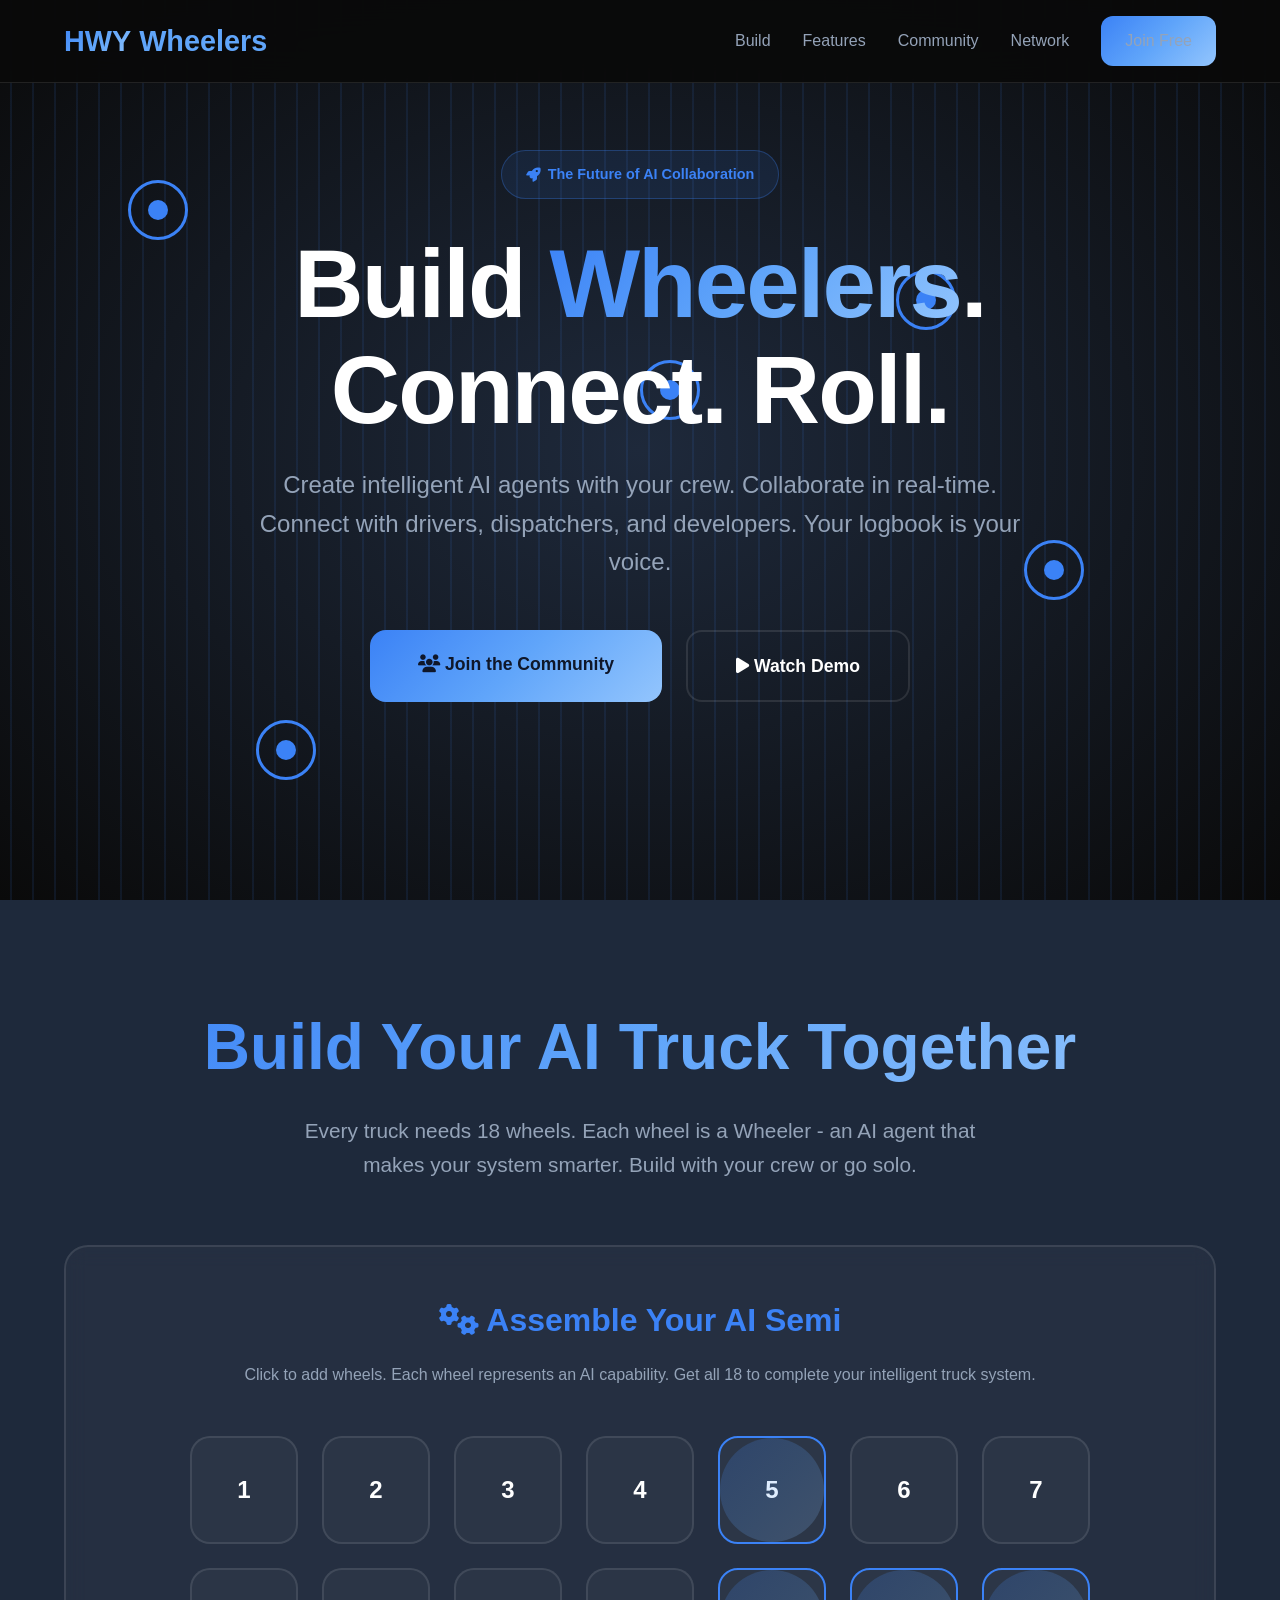
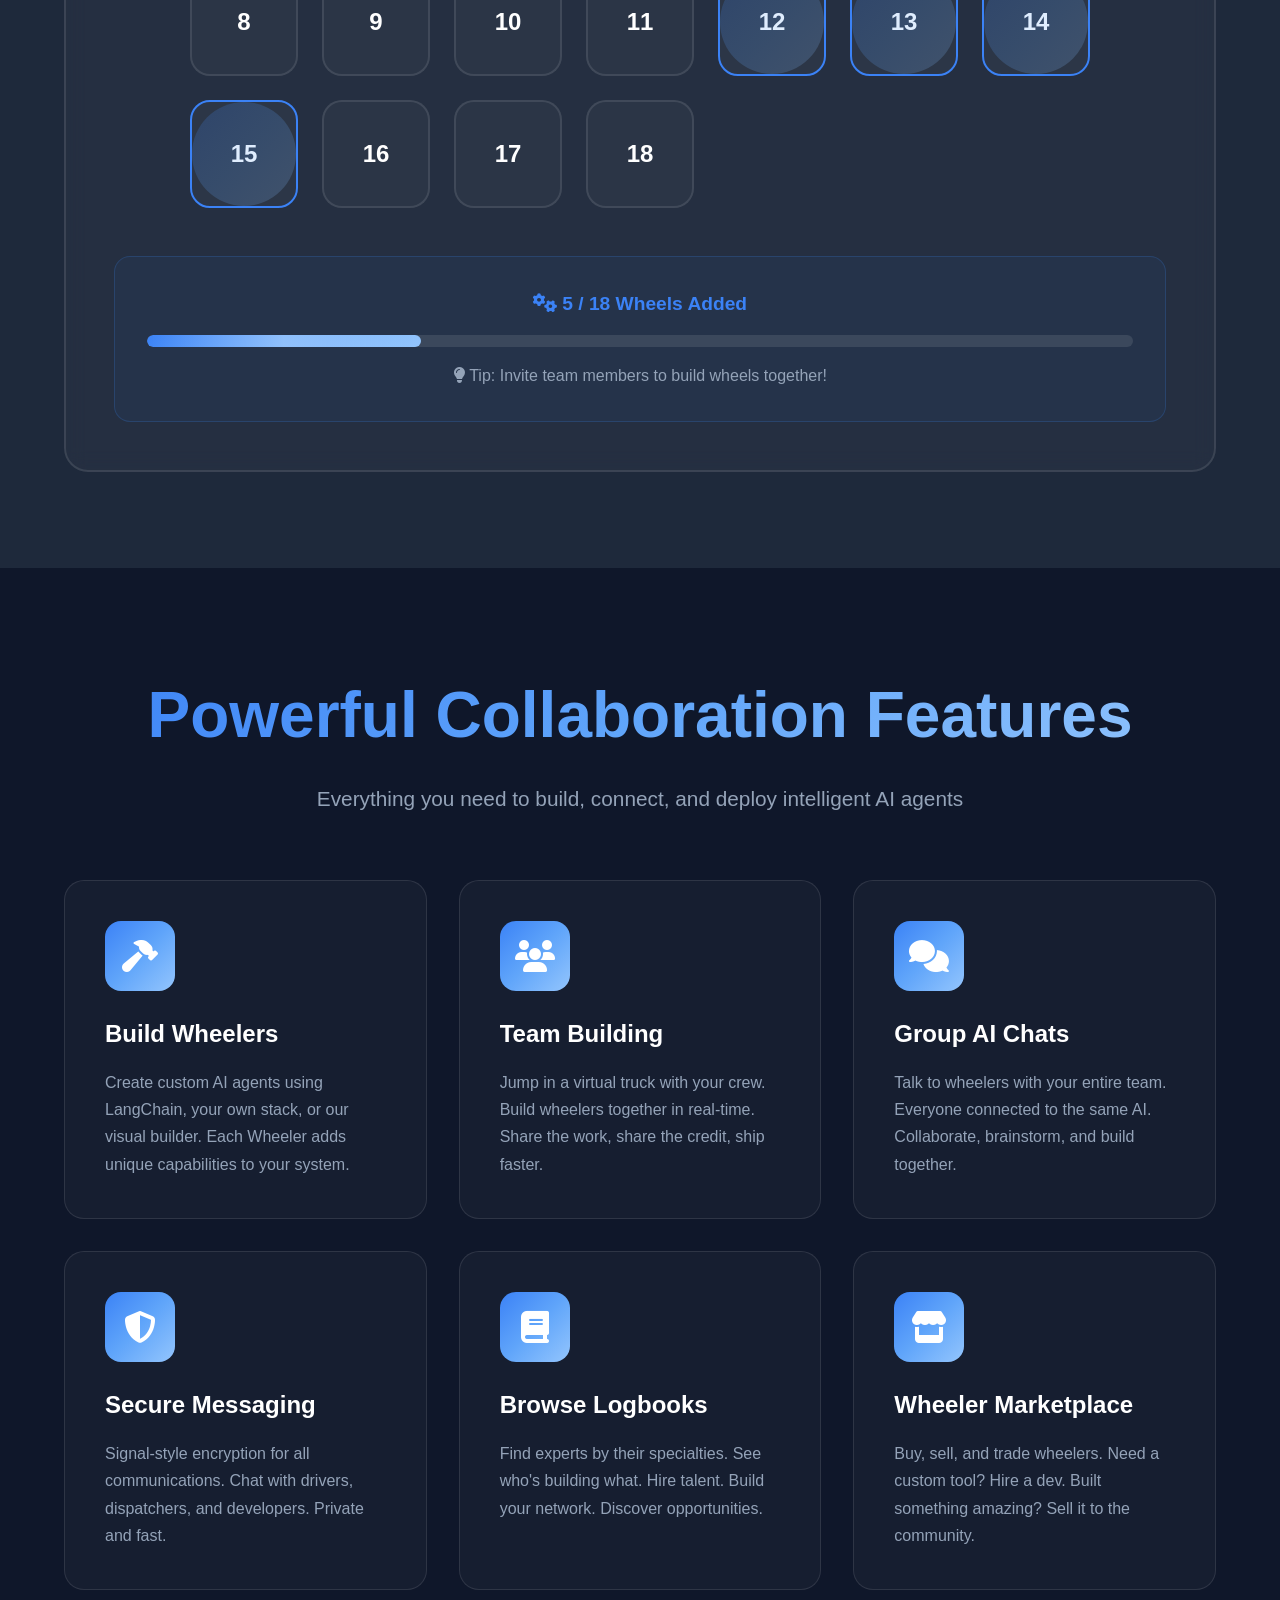
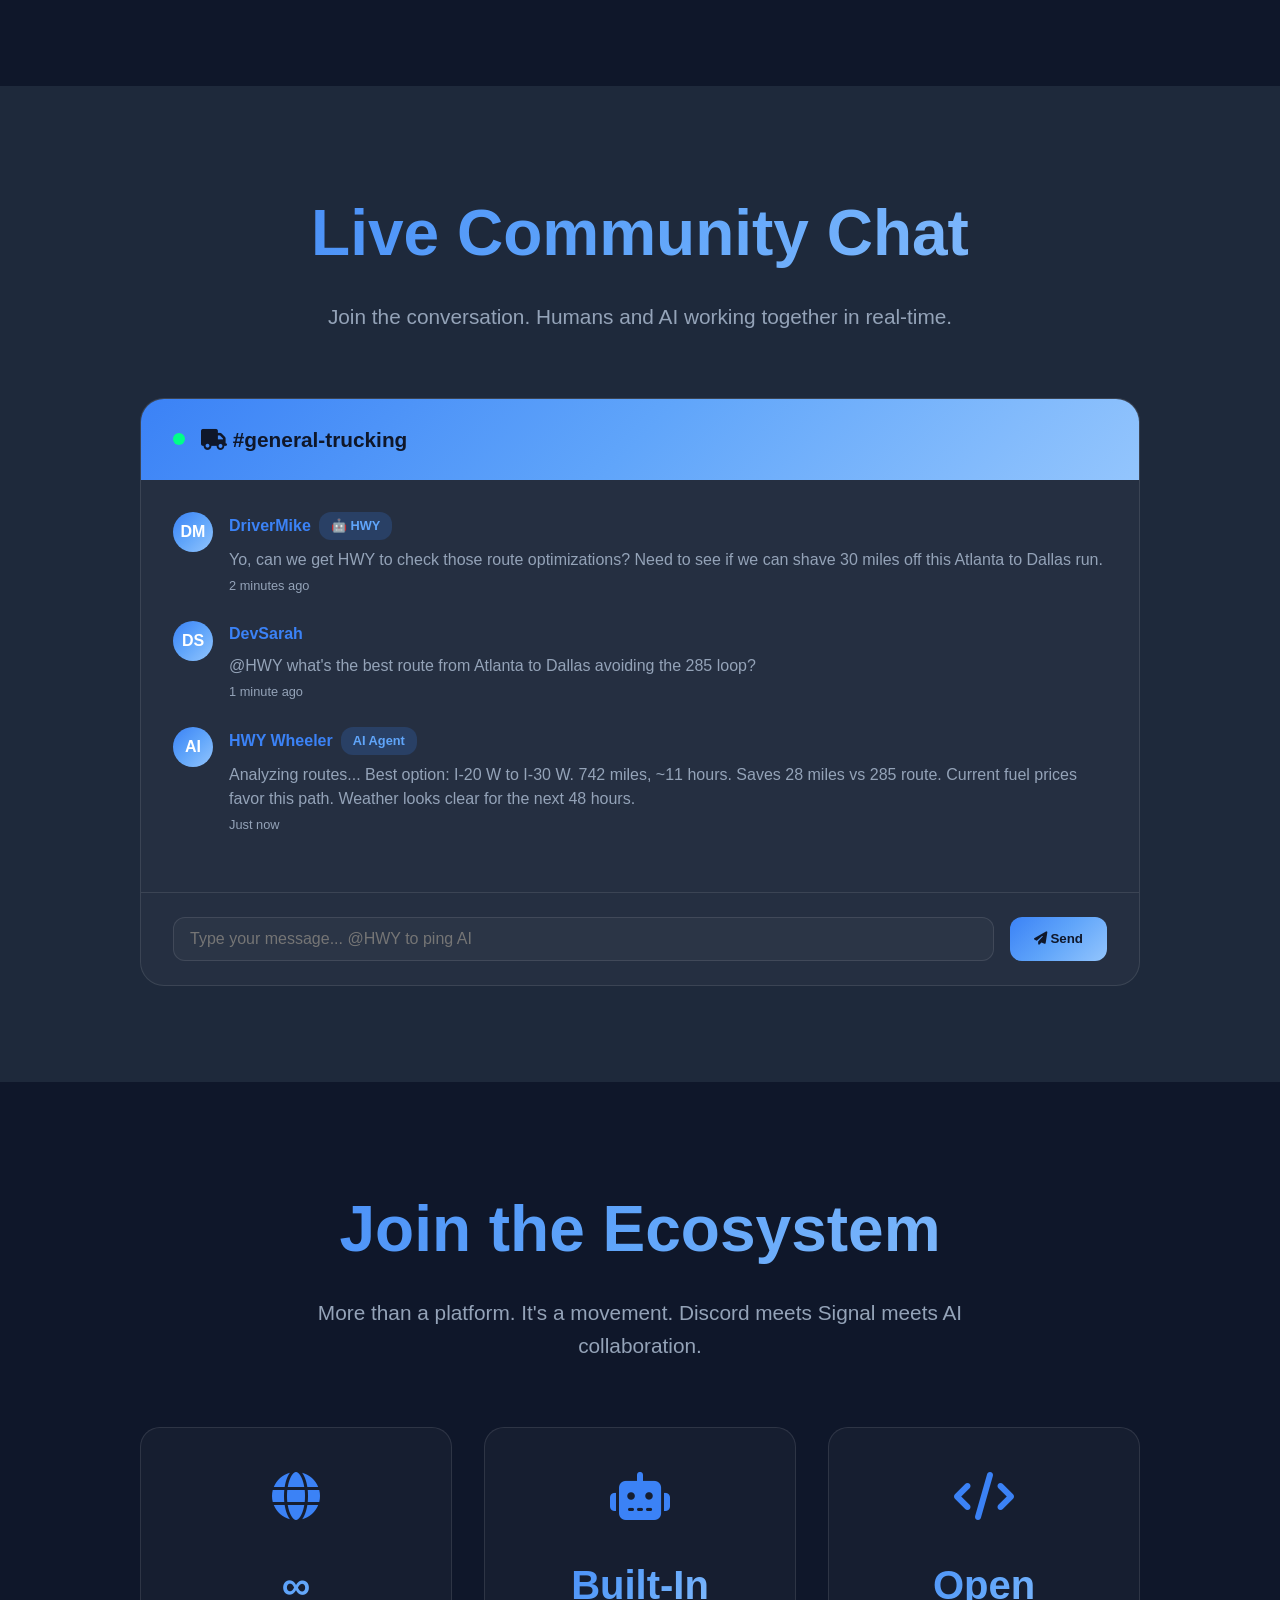
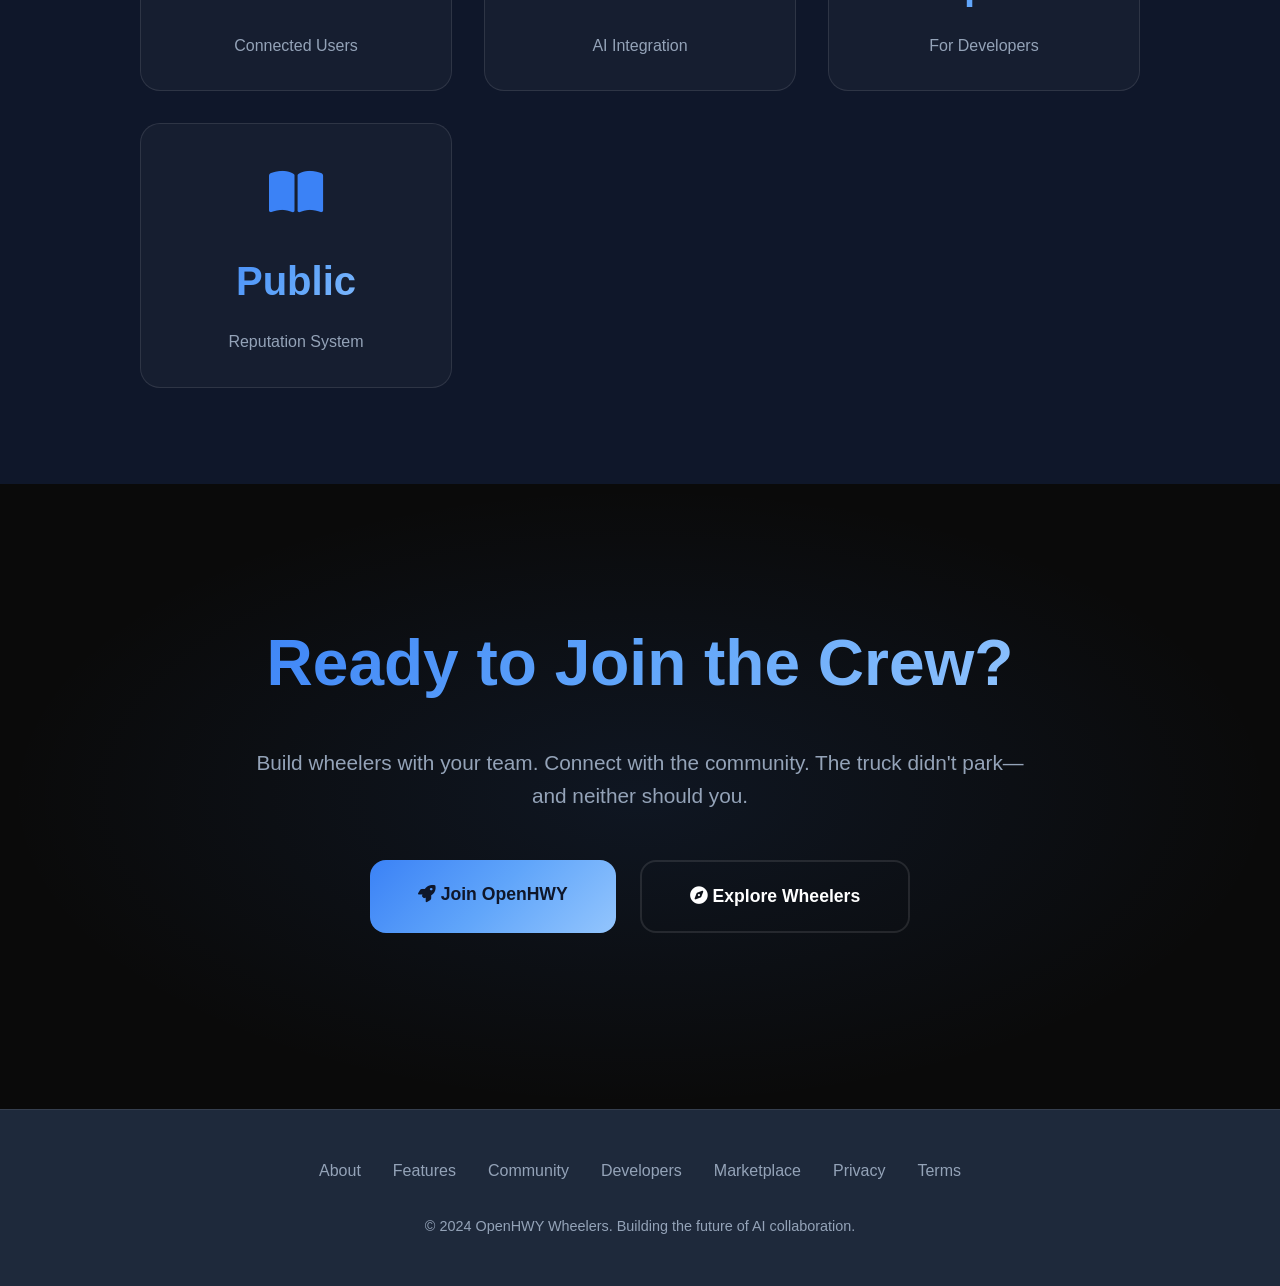
<file: lib/interfaces/OpenHWY/openhwy-marketing-wheelers.html>
<!DOCTYPE html>
<html lang="en">
<head>
    <meta charset="UTF-8">
    <meta name="viewport" content="width=device-width, initial-scale=1.0">
    <title>OpenHWY Wheelers - Build AI Agents. Connect. Roll.</title>
    <link href="https://cdnjs.cloudflare.com/ajax/libs/font-awesome/6.4.0/css/all.min.css" rel="stylesheet">
    <style>
        * {
            margin: 0;
            padding: 0;
            box-sizing: border-box;
        }

        :root {
            --primary: #3b82f6;
            --primary-light: #60a5fa;
            --primary-dark: #2563eb;
            --secondary: #1e293b;
            --accent: #0f172a;
            --text-primary: #ffffff;
            --text-secondary: #94a3b8;
            --gradient: linear-gradient(135deg, #3b82f6, #60a5fa, #93c5fd);
            --card-bg: rgba(255, 255, 255, 0.03);
            --border-color: rgba(255, 255, 255, 0.1);
            --glow: 0 0 30px rgba(59, 130, 246, 0.3);
        }

        body {
            font-family: 'Inter', -apple-system, BlinkMacSystemFont, sans-serif;
            background: #0a0a0a;
            color: var(--text-primary);
            overflow-x: hidden;
            line-height: 1.6;
        }

        /* Navigation */
        nav {
            position: fixed;
            top: 0;
            width: 100%;
            padding: 1rem 5%;
            background: rgba(10, 10, 10, 0.95);
            backdrop-filter: blur(20px);
            border-bottom: 1px solid var(--border-color);
            z-index: 1000;
            transition: all 0.3s ease;
        }

        .nav-container {
            max-width: 1400px;
            margin: 0 auto;
            display: flex;
            justify-content: space-between;
            align-items: center;
        }

        .logo {
            font-size: 1.8rem;
            font-weight: 800;
            display: flex;
            align-items: center;
            gap: 0.5rem;
        }

        .logo .hw {
            background: var(--gradient);
            -webkit-background-clip: text;
            -webkit-text-fill-color: transparent;
        }

        .logo .wheelers {
            color: var(--primary-light);
        }

        .nav-links {
            display: flex;
            gap: 2rem;
            align-items: center;
        }

        .nav-links a {
            color: var(--text-secondary);
            text-decoration: none;
            font-weight: 500;
            transition: all 0.3s ease;
            position: relative;
        }

        .nav-links a:hover {
            color: var(--primary);
        }

        .nav-links a::after {
            content: '';
            position: absolute;
            bottom: -5px;
            left: 0;
            width: 0;
            height: 2px;
            background: var(--gradient);
            transition: width 0.3s ease;
        }

        .nav-links a:hover::after {
            width: 100%;
        }

        .cta-nav {
            background: var(--gradient);
            color: var(--accent);
            padding: 0.75rem 1.5rem;
            border-radius: 12px;
            font-weight: 600;
            text-decoration: none;
            transition: all 0.3s ease;
            border: none;
            cursor: pointer;
        }

        .cta-nav:hover {
            transform: translateY(-2px);
            box-shadow: var(--glow);
        }

        /* Hero Section */
        .hero {
            min-height: 100vh;
            display: flex;
            align-items: center;
            justify-content: center;
            padding: 0 5%;
            position: relative;
            background: radial-gradient(ellipse at center, #1e293b 0%, #0a0a0a 100%);
        }

        .hero-bg {
            position: absolute;
            top: 0;
            left: 0;
            width: 100%;
            height: 100%;
            overflow: hidden;
        }

        .highway-lines {
            position: absolute;
            width: 100%;
            height: 100%;
            background: repeating-linear-gradient(
                90deg,
                transparent,
                transparent 10px,
                rgba(59, 130, 246, 0.1) 10px,
                rgba(59, 130, 246, 0.1) 12px,
                transparent 12px,
                transparent 22px
            );
            animation: highwayMove 10s linear infinite;
        }

        @keyframes highwayMove {
            0% { transform: translateX(0); }
            100% { transform: translateX(22px); }
        }

        .floating-wheels {
            position: absolute;
            width: 100%;
            height: 100%;
        }

        .floating-wheel {
            position: absolute;
            width: 60px;
            height: 60px;
            border: 3px solid var(--primary);
            border-radius: 50%;
            animation: wheelFloat 8s ease-in-out infinite;
        }

        .floating-wheel::before {
            content: '';
            position: absolute;
            top: 50%;
            left: 50%;
            width: 20px;
            height: 20px;
            background: var(--primary);
            border-radius: 50%;
            transform: translate(-50%, -50%);
        }

        @keyframes wheelFloat {
            0%, 100% { 
                transform: translateY(0px) rotate(0deg); 
                opacity: 0.3;
            }
            50% { 
                transform: translateY(-30px) rotate(180deg); 
                opacity: 0.8;
            }
        }

        .hero-content {
            position: relative;
            z-index: 2;
            max-width: 1200px;
            text-align: center;
        }

        .hero-badge {
            display: inline-flex;
            align-items: center;
            gap: 0.5rem;
            background: rgba(59, 130, 246, 0.1);
            border: 1px solid rgba(59, 130, 246, 0.3);
            color: var(--primary);
            padding: 0.75rem 1.5rem;
            border-radius: 50px;
            font-size: 0.9rem;
            font-weight: 600;
            margin-bottom: 2rem;
            animation: badgePulse 2s ease-in-out infinite;
        }

        @keyframes badgePulse {
            0%, 100% { transform: scale(1); }
            50% { transform: scale(1.05); }
        }

        .hero h1 {
            font-size: clamp(3rem, 8vw, 6rem);
            font-weight: 900;
            line-height: 1.1;
            margin-bottom: 1.5rem;
            letter-spacing: -0.02em;
        }

        .hero h1 .gradient-text {
            background: var(--gradient);
            -webkit-background-clip: text;
            -webkit-text-fill-color: transparent;
        }

        .hero-description {
            font-size: clamp(1.2rem, 2vw, 1.5rem);
            color: var(--text-secondary);
            margin-bottom: 3rem;
            max-width: 800px;
            margin-left: auto;
            margin-right: auto;
        }

        .hero-buttons {
            display: flex;
            gap: 1.5rem;
            justify-content: center;
            flex-wrap: wrap;
            margin-bottom: 3rem;
        }

        .btn-primary {
            background: var(--gradient);
            color: var(--accent);
            padding: 1.25rem 3rem;
            border-radius: 16px;
            text-decoration: none;
            font-weight: 700;
            font-size: 1.1rem;
            transition: all 0.3s ease;
            border: none;
            cursor: pointer;
            position: relative;
            overflow: hidden;
        }

        .btn-primary::before {
            content: '';
            position: absolute;
            top: 0;
            left: -100%;
            width: 100%;
            height: 100%;
            background: rgba(255, 255, 255, 0.2);
            transition: left 0.5s ease;
        }

        .btn-primary:hover::before {
            left: 100%;
        }

        .btn-primary:hover {
            transform: translateY(-3px);
            box-shadow: var(--glow);
        }

        .btn-secondary {
            background: transparent;
            color: var(--text-primary);
            padding: 1.25rem 3rem;
            border-radius: 16px;
            text-decoration: none;
            font-weight: 600;
            font-size: 1.1rem;
            transition: all 0.3s ease;
            border: 2px solid var(--border-color);
            cursor: pointer;
        }

        .btn-secondary:hover {
            border-color: var(--primary);
            background: rgba(59, 130, 246, 0.1);
            transform: translateY(-3px);
        }

        /* Truck Builder Section */
        .builder-section {
            padding: 6rem 5%;
            background: var(--secondary);
        }

        .section-header {
            text-align: center;
            margin-bottom: 4rem;
        }

        .section-title {
            font-size: clamp(2.5rem, 5vw, 4rem);
            font-weight: 800;
            margin-bottom: 1rem;
            background: var(--gradient);
            -webkit-background-clip: text;
            -webkit-text-fill-color: transparent;
        }

        .section-subtitle {
            font-size: 1.3rem;
            color: var(--text-secondary);
            max-width: 700px;
            margin: 0 auto;
        }

        .truck-builder {
            max-width: 1200px;
            margin: 0 auto;
            background: var(--card-bg);
            border: 2px solid var(--border-color);
            border-radius: 24px;
            padding: 3rem;
            backdrop-filter: blur(10px);
        }

        .builder-header {
            text-align: center;
            margin-bottom: 3rem;
        }

        .builder-title {
            font-size: 2rem;
            font-weight: 700;
            margin-bottom: 1rem;
            color: var(--primary);
        }

        .wheels-grid {
            display: grid;
            grid-template-columns: repeat(auto-fit, minmax(100px, 1fr));
            gap: 1.5rem;
            margin-bottom: 3rem;
            max-width: 900px;
            margin: 0 auto 3rem;
        }

        .wheel-slot {
            aspect-ratio: 1;
            background: var(--card-bg);
            border: 2px solid var(--border-color);
            border-radius: 20px;
            display: flex;
            align-items: center;
            justify-content: center;
            font-size: 1.5rem;
            font-weight: 700;
            cursor: pointer;
            transition: all 0.3s ease;
            position: relative;
            overflow: hidden;
        }

        .wheel-slot::before {
            content: '';
            position: absolute;
            top: 50%;
            left: 50%;
            width: 0;
            height: 0;
            background: var(--gradient);
            border-radius: 50%;
            transform: translate(-50%, -50%);
            transition: all 0.5s ease;
        }

        .wheel-slot.filled {
            color: var(--text-primary);
            border-color: var(--primary);
            animation: wheelAdd 0.5s ease;
        }

        .wheel-slot.filled::before {
            width: 100%;
            height: 100%;
            opacity: 0.2;
        }

        @keyframes wheelAdd {
            0% { transform: scale(0.8) rotate(0deg); }
            50% { transform: scale(1.1) rotate(180deg); }
            100% { transform: scale(1) rotate(360deg); }
        }

        .wheel-slot:hover {
            transform: translateY(-5px);
            border-color: var(--primary);
            box-shadow: var(--glow);
        }

        .builder-status {
            text-align: center;
            padding: 2rem;
            background: rgba(59, 130, 246, 0.05);
            border-radius: 16px;
            border: 1px solid rgba(59, 130, 246, 0.2);
        }

        .status-text {
            font-size: 1.2rem;
            color: var(--primary);
            font-weight: 600;
            margin-bottom: 1rem;
        }

        .progress-bar {
            width: 100%;
            height: 12px;
            background: var(--border-color);
            border-radius: 6px;
            overflow: hidden;
            margin: 1rem 0;
        }

        .progress-fill {
            height: 100%;
            background: var(--gradient);
            border-radius: 6px;
            transition: width 0.5s ease;
            position: relative;
        }

        .progress-fill::after {
            content: '';
            position: absolute;
            top: 0;
            left: 0;
            right: 0;
            bottom: 0;
            background: linear-gradient(90deg, transparent, rgba(255, 255, 255, 0.3), transparent);
            animation: shimmer 2s infinite;
        }

        @keyframes shimmer {
            0% { transform: translateX(-100%); }
            100% { transform: translateX(100%); }
        }

        /* Features Grid */
        .features-section {
            padding: 6rem 5%;
            background: var(--accent);
        }

        .features-grid {
            display: grid;
            grid-template-columns: repeat(auto-fit, minmax(350px, 1fr));
            gap: 2rem;
            max-width: 1200px;
            margin: 0 auto;
        }

        .feature-card {
            background: var(--card-bg);
            border: 1px solid var(--border-color);
            border-radius: 20px;
            padding: 2.5rem;
            transition: all 0.3s ease;
            position: relative;
            overflow: hidden;
        }

        .feature-card::after {
            content: '';
            position: absolute;
            top: -50%;
            left: -50%;
            width: 200%;
            height: 200%;
            background: radial-gradient(circle, rgba(59, 130, 246, 0.1) 0%, transparent 70%);
            opacity: 0;
            transition: opacity 0.3s ease;
        }

        .feature-card:hover::after {
            opacity: 1;
        }

        .feature-card:hover {
            transform: translateY(-10px);
            border-color: var(--primary);
            box-shadow: var(--glow);
        }

        .feature-icon {
            width: 70px;
            height: 70px;
            background: var(--gradient);
            border-radius: 16px;
            display: flex;
            align-items: center;
            justify-content: center;
            font-size: 2rem;
            margin-bottom: 1.5rem;
            position: relative;
            z-index: 1;
        }

        .feature-title {
            font-size: 1.5rem;
            font-weight: 700;
            margin-bottom: 1rem;
            position: relative;
            z-index: 1;
        }

        .feature-description {
            color: var(--text-secondary);
            line-height: 1.7;
            position: relative;
            z-index: 1;
        }

        /* Community Chat Section */
        .community-section {
            padding: 6rem 5%;
            background: var(--secondary);
        }

        .chat-container {
            max-width: 1000px;
            margin: 0 auto;
            background: var(--card-bg);
            border: 1px solid var(--border-color);
            border-radius: 24px;
            overflow: hidden;
        }

        .chat-header {
            background: var(--gradient);
            padding: 1.5rem 2rem;
            display: flex;
            align-items: center;
            gap: 1rem;
        }

        .chat-status {
            width: 12px;
            height: 12px;
            background: #00ff88;
            border-radius: 50%;
            animation: statusPulse 2s ease-in-out infinite;
        }

        @keyframes statusPulse {
            0%, 100% { opacity: 1; }
            50% { opacity: 0.5; }
        }

        .chat-title {
            font-size: 1.3rem;
            font-weight: 700;
            color: var(--accent);
        }

        .chat-messages {
            padding: 2rem;
            max-height: 500px;
            overflow-y: auto;
        }

        .chat-message {
            display: flex;
            gap: 1rem;
            margin-bottom: 1.5rem;
            animation: messageSlide 0.5s ease-out;
        }

        @keyframes messageSlide {
            from {
                opacity: 0;
                transform: translateX(-20px);
            }
            to {
                opacity: 1;
                transform: translateX(0);
            }
        }

        .message-avatar {
            width: 40px;
            height: 40px;
            border-radius: 50%;
            background: var(--gradient);
            display: flex;
            align-items: center;
            justify-content: center;
            font-weight: 700;
            flex-shrink: 0;
        }

        .message-content {
            flex: 1;
        }

        .message-header {
            display: flex;
            align-items: center;
            gap: 0.5rem;
            margin-bottom: 0.5rem;
        }

        .message-sender {
            font-weight: 600;
            color: var(--primary);
        }

        .message-badge {
            background: rgba(59, 130, 246, 0.2);
            color: var(--primary-light);
            padding: 0.25rem 0.75rem;
            border-radius: 12px;
            font-size: 0.8rem;
            font-weight: 600;
        }

        .message-text {
            color: var(--text-secondary);
            line-height: 1.5;
        }

        .message-time {
            font-size: 0.8rem;
            color: var(--text-secondary);
            margin-top: 0.25rem;
        }

        .chat-input {
            padding: 1.5rem 2rem;
            border-top: 1px solid var(--border-color);
            display: flex;
            gap: 1rem;
        }

        .chat-input input {
            flex: 1;
            background: var(--card-bg);
            border: 1px solid var(--border-color);
            border-radius: 12px;
            padding: 0.75rem 1rem;
            color: var(--text-primary);
            font-size: 1rem;
        }

        .chat-input input:focus {
            outline: none;
            border-color: var(--primary);
        }

        .chat-send {
            background: var(--gradient);
            color: var(--accent);
            border: none;
            border-radius: 12px;
            padding: 0.75rem 1.5rem;
            font-weight: 600;
            cursor: pointer;
            transition: all 0.3s ease;
        }

        .chat-send:hover {
            transform: translateY(-2px);
            box-shadow: var(--glow);
        }

        /* Social Proof Section */
        .social-section {
            padding: 6rem 5%;
            background: var(--accent);
        }

        .social-grid {
            display: grid;
            grid-template-columns: repeat(auto-fit, minmax(250px, 1fr));
            gap: 2rem;
            max-width: 1000px;
            margin: 0 auto;
        }

        .social-card {
            background: var(--card-bg);
            border: 1px solid var(--border-color);
            border-radius: 20px;
            padding: 2rem;
            text-align: center;
            transition: all 0.3s ease;
        }

        .social-card:hover {
            transform: translateY(-10px);
            border-color: var(--primary);
            box-shadow: var(--glow);
        }

        .social-icon {
            font-size: 3rem;
            color: var(--primary);
            margin-bottom: 1rem;
        }

        .social-number {
            font-size: 2.5rem;
            font-weight: 800;
            background: var(--gradient);
            -webkit-background-clip: text;
            -webkit-text-fill-color: transparent;
            margin: 1rem 0;
        }

        .social-label {
            color: var(--text-secondary);
            font-weight: 500;
        }

        /* CTA Section */
        .cta-section {
            padding: 8rem 5%;
            background: radial-gradient(ellipse at center, rgba(59, 130, 246, 0.1) 0%, transparent 70%);
            text-align: center;
        }

        .cta-content {
            max-width: 800px;
            margin: 0 auto;
        }

        .cta-title {
            font-size: clamp(2.5rem, 5vw, 4rem);
            font-weight: 800;
            margin-bottom: 2rem;
            background: var(--gradient);
            -webkit-background-clip: text;
            -webkit-text-fill-color: transparent;
        }

        .cta-description {
            font-size: 1.3rem;
            color: var(--text-secondary);
            margin-bottom: 3rem;
        }

        /* Footer */
        footer {
            padding: 3rem 5%;
            background: var(--secondary);
            border-top: 1px solid var(--border-color);
            text-align: center;
        }

        .footer-content {
            max-width: 1200px;
            margin: 0 auto;
        }

        .footer-links {
            display: flex;
            justify-content: center;
            gap: 2rem;
            margin-bottom: 2rem;
            flex-wrap: wrap;
        }

        .footer-links a {
            color: var(--text-secondary);
            text-decoration: none;
            transition: color 0.3s ease;
        }

        .footer-links a:hover {
            color: var(--primary);
        }

        .footer-copyright {
            color: var(--text-secondary);
            font-size: 0.9rem;
        }

        /* Responsive Design */
        @media (max-width: 768px) {
            .nav-links a:not(.cta-nav) {
                display: none;
            }

            .wheels-grid {
                grid-template-columns: repeat(auto-fit, minmax(80px, 1fr));
                gap: 1rem;
            }

            .hero-buttons {
                flex-direction: column;
                align-items: center;
            }

            .btn-primary, .btn-secondary {
                width: 100%;
                max-width: 300px;
            }

            .chat-message {
                flex-direction: column;
                gap: 0.5rem;
            }
        }

        /* Animations */
        .fade-in {
            opacity: 0;
            transform: translateY(30px);
            transition: all 0.6s ease-out;
        }

        .fade-in.visible {
            opacity: 1;
            transform: translateY(0);
        }

        /* Custom Scrollbar */
        ::-webkit-scrollbar {
            width: 8px;
        }

        ::-webkit-scrollbar-track {
            background: var(--accent);
        }

        ::-webkit-scrollbar-thumb {
            background: var(--primary);
            border-radius: 4px;
        }

        ::-webkit-scrollbar-thumb:hover {
            background: var(--primary-dark);
        }
    </style>
</head>
<body>
    <!-- Navigation -->
    <nav id="navbar">
        <div class="nav-container">
            <div class="logo">
                <span class="hw">HWY</span>
                <span class="wheelers">Wheelers</span>
            </div>
            <div class="nav-links">
                <a href="#build">Build</a>
                <a href="#features">Features</a>
                <a href="#community">Community</a>
                <a href="#social">Network</a>
                <a href="#" class="cta-nav">Join Free</a>
            </div>
        </div>
    </nav>

    <!-- Hero Section -->
    <section class="hero">
        <div class="hero-bg">
            <div class="highway-lines"></div>
            <div class="floating-wheels">
                <div class="floating-wheel" style="top: 20%; left: 10%; animation-delay: 0s;"></div>
                <div class="floating-wheel" style="top: 60%; left: 80%; animation-delay: 1s;"></div>
                <div class="floating-wheel" style="top: 40%; left: 50%; animation-delay: 2s;"></div>
                <div class="floating-wheel" style="top: 80%; left: 20%; animation-delay: 3s;"></div>
                <div class="floating-wheel" style="top: 30%; left: 70%; animation-delay: 4s;"></div>
            </div>
        </div>
        <div class="hero-content fade-in">
            <div class="hero-badge">
                <i class="fas fa-rocket"></i>
                The Future of AI Collaboration
            </div>
            <h1>
                Build <span class="gradient-text">Wheelers</span>.<br>
                Connect. Roll.
            </h1>
            <p class="hero-description">
                Create intelligent AI agents with your crew. Collaborate in real-time. 
                Connect with drivers, dispatchers, and developers. Your logbook is your voice.
            </p>
            <div class="hero-buttons">
                <a href="#" class="btn-primary">
                    <i class="fas fa-users"></i> Join the Community
                </a>
                <a href="#" class="btn-secondary">
                    <i class="fas fa-play"></i> Watch Demo
                </a>
            </div>
        </div>
    </section>

    <!-- Truck Builder Section -->
    <section id="build" class="builder-section">
        <div class="section-header fade-in">
            <h2 class="section-title">Build Your AI Truck Together</h2>
            <p class="section-subtitle">
                Every truck needs 18 wheels. Each wheel is a Wheeler - an AI agent that 
                makes your system smarter. Build with your crew or go solo.
            </p>
        </div>
        <div class="truck-builder fade-in">
            <div class="builder-header">
                <h3 class="builder-title">
                    <i class="fas fa-cogs"></i> Assemble Your AI Semi
                </h3>
                <p style="color: var(--text-secondary); margin-bottom: 2rem;">
                    Click to add wheels. Each wheel represents an AI capability. 
                    Get all 18 to complete your intelligent truck system.
                </p>
            </div>
            <div class="wheels-grid" id="wheelsGrid">
                <!-- Wheels will be generated by JavaScript -->
            </div>
            <div class="builder-status">
                <div class="status-text" id="statusText">
                    <i class="fas fa-info-circle"></i> 0 / 18 Wheels Added
                </div>
                <div class="progress-bar">
                    <div class="progress-fill" id="progressFill" style="width: 0%;"></div>
                </div>
                <p style="color: var(--text-secondary); margin-top: 1rem;">
                    <i class="fas fa-lightbulb"></i> 
                    Tip: Invite team members to build wheels together!
                </p>
            </div>
        </div>
    </section>

    <!-- Features Section -->
    <section id="features" class="features-section">
        <div class="section-header fade-in">
            <h2 class="section-title">Powerful Collaboration Features</h2>
            <p class="section-subtitle">
                Everything you need to build, connect, and deploy intelligent AI agents
            </p>
        </div>
        <div class="features-grid">
            <div class="feature-card fade-in">
                <div class="feature-icon">
                    <i class="fas fa-hammer"></i>
                </div>
                <h3 class="feature-title">Build Wheelers</h3>
                <p class="feature-description">
                    Create custom AI agents using LangChain, your own stack, or our visual builder. 
                    Each Wheeler adds unique capabilities to your system.
                </p>
            </div>
            <div class="feature-card fade-in">
                <div class="feature-icon">
                    <i class="fas fa-users"></i>
                </div>
                <h3 class="feature-title">Team Building</h3>
                <p class="feature-description">
                    Jump in a virtual truck with your crew. Build wheelers together in real-time. 
                    Share the work, share the credit, ship faster.
                </p>
            </div>
            <div class="feature-card fade-in">
                <div class="feature-icon">
                    <i class="fas fa-comments"></i>
                </div>
                <h3 class="feature-title">Group AI Chats</h3>
                <p class="feature-description">
                    Talk to wheelers with your entire team. Everyone connected to the same AI. 
                    Collaborate, brainstorm, and build together.
                </p>
            </div>
            <div class="feature-card fade-in">
                <div class="feature-icon">
                    <i class="fas fa-shield-alt"></i>
                </div>
                <h3 class="feature-title">Secure Messaging</h3>
                <p class="feature-description">
                    Signal-style encryption for all communications. Chat with drivers, 
                    dispatchers, and developers. Private and fast.
                </p>
            </div>
            <div class="feature-card fade-in">
                <div class="feature-icon">
                    <i class="fas fa-book"></i>
                </div>
                <h3 class="feature-title">Browse Logbooks</h3>
                <p class="feature-description">
                    Find experts by their specialties. See who's building what. 
                    Hire talent. Build your network. Discover opportunities.
                </p>
            </div>
            <div class="feature-card fade-in">
                <div class="feature-icon">
                    <i class="fas fa-store"></i>
                </div>
                <h3 class="feature-title">Wheeler Marketplace</h3>
                <p class="feature-description">
                    Buy, sell, and trade wheelers. Need a custom tool? Hire a dev. 
                    Built something amazing? Sell it to the community.
                </p>
            </div>
        </div>
    </section>

    <!-- Community Chat Section -->
    <section id="community" class="community-section">
        <div class="section-header fade-in">
            <h2 class="section-title">Live Community Chat</h2>
            <p class="section-subtitle">
                Join the conversation. Humans and AI working together in real-time.
            </p>
        </div>
        <div class="chat-container fade-in">
            <div class="chat-header">
                <div class="chat-status"></div>
                <div class="chat-title">
                    <i class="fas fa-truck"></i> #general-trucking
                </div>
            </div>
            <div class="chat-messages" id="chatMessages">
                <div class="chat-message">
                    <div class="message-avatar">DM</div>
                    <div class="message-content">
                        <div class="message-header">
                            <span class="message-sender">DriverMike</span>
                            <span class="message-badge">🤖 HWY</span>
                        </div>
                        <div class="message-text">
                            Yo, can we get HWY to check those route optimizations? 
                            Need to see if we can shave 30 miles off this Atlanta to Dallas run.
                        </div>
                        <div class="message-time">2 minutes ago</div>
                    </div>
                </div>
                <div class="chat-message">
                    <div class="message-avatar">DS</div>
                    <div class="message-content">
                        <div class="message-header">
                            <span class="message-sender">DevSarah</span>
                        </div>
                        <div class="message-text">
                            @HWY what's the best route from Atlanta to Dallas avoiding the 285 loop?
                        </div>
                        <div class="message-time">1 minute ago</div>
                    </div>
                </div>
                <div class="chat-message">
                    <div class="message-avatar">AI</div>
                    <div class="message-content">
                        <div class="message-header">
                            <span class="message-sender">HWY Wheeler</span>
                            <span class="message-badge">AI Agent</span>
                        </div>
                        <div class="message-text">
                            Analyzing routes... Best option: I-20 W to I-30 W. 742 miles, ~11 hours. 
                            Saves 28 miles vs 285 route. Current fuel prices favor this path. 
                            Weather looks clear for the next 48 hours.
                        </div>
                        <div class="message-time">Just now</div>
                    </div>
                </div>
            </div>
            <div class="chat-input">
                <input type="text" id="chatInput" placeholder="Type your message... @HWY to ping AI">
                <button class="chat-send" onclick="sendMessage()">
                    <i class="fas fa-paper-plane"></i> Send
                </button>
            </div>
        </div>
    </section>

    <!-- Social Proof Section -->
    <section id="social" class="social-section">
        <div class="section-header fade-in">
            <h2 class="section-title">Join the Ecosystem</h2>
            <p class="section-subtitle">
                More than a platform. It's a movement. Discord meets Signal meets AI collaboration.
            </p>
        </div>
        <div class="social-grid">
            <div class="social-card fade-in">
                <div class="social-icon">
                    <i class="fas fa-globe"></i>
                </div>
                <div class="social-number">∞</div>
                <div class="social-label">Connected Users</div>
            </div>
            <div class="social-card fade-in">
                <div class="social-icon">
                    <i class="fas fa-robot"></i>
                </div>
                <div class="social-number">Built-In</div>
                <div class="social-label">AI Integration</div>
            </div>
            <div class="social-card fade-in">
                <div class="social-icon">
                    <i class="fas fa-code"></i>
                </div>
                <div class="social-number">Open</div>
                <div class="social-label">For Developers</div>
            </div>
            <div class="social-card fade-in">
                <div class="social-icon">
                    <i class="fas fa-book-open"></i>
                </div>
                <div class="social-number">Public</div>
                <div class="social-label">Reputation System</div>
            </div>
        </div>
    </section>

    <!-- CTA Section -->
    <section class="cta-section">
        <div class="cta-content fade-in">
            <h2 class="cta-title">Ready to Join the Crew?</h2>
            <p class="cta-description">
                Build wheelers with your team. Connect with the community. 
                The truck didn't park—and neither should you.
            </p>
            <div class="hero-buttons">
                <a href="#" class="btn-primary">
                    <i class="fas fa-rocket"></i> Join OpenHWY
                </a>
                <a href="#" class="btn-secondary">
                    <i class="fas fa-compass"></i> Explore Wheelers
                </a>
            </div>
        </div>
    </section>

    <!-- Footer -->
    <footer>
        <div class="footer-content">
            <div class="footer-links">
                <a href="#">About</a>
                <a href="#">Features</a>
                <a href="#">Community</a>
                <a href="#">Developers</a>
                <a href="#">Marketplace</a>
                <a href="#">Privacy</a>
                <a href="#">Terms</a>
            </div>
            <div class="footer-copyright">
                © 2024 OpenHWY Wheelers. Building the future of AI collaboration.
            </div>
        </div>
    </footer>

    <script>
        // Initialize wheels grid
        function initializeWheels() {
            const grid = document.getElementById('wheelsGrid');
            for (let i = 1; i <= 18; i++) {
                const wheel = document.createElement('div');
                wheel.className = 'wheel-slot';
                wheel.textContent = i;
                wheel.onclick = () => toggleWheel(wheel);
                grid.appendChild(wheel);
            }
        }

        let wheelsAdded = 0;

        function toggleWheel(wheel) {
            if (wheel.classList.contains('filled')) {
                wheel.classList.remove('filled');
                wheelsAdded--;
            } else {
                wheel.classList.add('filled');
                wheelsAdded++;
            }
            updateBuilderStatus();
        }

        function updateBuilderStatus() {
            const statusText = document.getElementById('statusText');
            const progressFill = document.getElementById('progressFill');
            const percentage = (wheelsAdded / 18) * 100;
            
            statusText.innerHTML = `<i class="fas fa-cogs"></i> ${wheelsAdded} / 18 Wheels Added`;
            progressFill.style.width = percentage + '%';
            
            if (wheelsAdded === 18) {
                statusText.innerHTML = `<i class="fas fa-check-circle"></i> 🎉 Complete! Your AI Truck is Ready!`;
                celebrateCompletion();
            }
        }

        function celebrateCompletion() {
            // Create celebration effect
            const builder = document.querySelector('.truck-builder');
            builder.style.animation = 'pulse 0.5s ease-in-out 3';
            
            setTimeout(() => {
                builder.style.animation = '';
            }, 1500);
        }

        // Chat functionality
        function sendMessage() {
            const input = document.getElementById('chatInput');
            const messagesContainer = document.getElementById('chatMessages');
            
            if (input.value.trim() === '') return;
            
            const messageText = input.value;
            input.value = '';
            
            // Add user message
            const userMessage = createMessage('You', 'YU', messageText, false);
            messagesContainer.appendChild(userMessage);
            
            // Scroll to bottom
            messagesContainer.scrollTop = messagesContainer.scrollHeight;
            
            // Simulate AI response if mentioned
            if (messageText.includes('@HWY')) {
                setTimeout(() => {
                    const aiResponse = createMessage('HWY Wheeler', 'AI', generateAIResponse(messageText), true);
                    messagesContainer.appendChild(aiResponse);
                    messagesContainer.scrollTop = messagesContainer.scrollHeight;
                }, 1500);
            }
        }

        function createMessage(sender, avatar, text, isAI) {
            const messageDiv = document.createElement('div');
            messageDiv.className = 'chat-message';
            
            const badge = isAI ? '<span class="message-badge">AI Agent</span>' : '';
            
            messageDiv.innerHTML = `
                <div class="message-avatar">${avatar}</div>
                <div class="message-content">
                    <div class="message-header">
                        <span class="message-sender">${sender}</span>
                        ${badge}
                    </div>
                    <div class="message-text">${text}</div>
                    <div class="message-time">Just now</div>
                </div>
            `;
            
            return messageDiv;
        }

        function generateAIResponse(message) {
            const responses = [
                "I'm analyzing that request. Let me check the logistics database for optimal routes.",
                "Based on current traffic patterns and fuel prices, I recommend the northern route for this run.",
                "I've updated the dispatch schedule. All drivers have been notified of the changes.",
                "Running optimization algorithms... Found a 12% efficiency improvement in the load planning.",
                "Weather conditions look favorable for the next 48 hours. No delays expected."
            ];
            return responses[Math.floor(Math.random() * responses.length)];
        }

        // Enter key to send message
        document.getElementById('chatInput').addEventListener('keypress', function(e) {
            if (e.key === 'Enter') {
                sendMessage();
            }
        });

        // Smooth scrolling for navigation links
        document.querySelectorAll('a[href^="#"]').forEach(anchor => {
            anchor.addEventListener('click', function (e) {
                e.preventDefault();
                const target = document.querySelector(this.getAttribute('href'));
                if (target) {
                    target.scrollIntoView({
                        behavior: 'smooth',
                        block: 'start'
                    });
                }
            });
        });

        // Navbar scroll effect
        window.addEventListener('scroll', function() {
            const navbar = document.getElementById('navbar');
            if (window.scrollY > 50) {
                navbar.style.background = 'rgba(10, 10, 10, 0.98)';
                navbar.style.boxShadow = '0 5px 20px rgba(0, 0, 0, 0.3)';
            } else {
                navbar.style.background = 'rgba(10, 10, 10, 0.95)';
                navbar.style.boxShadow = 'none';
            }
        });

        // Intersection Observer for fade-in animations
        const observerOptions = {
            threshold: 0.1,
            rootMargin: '0px 0px -50px 0px'
        };

        const observer = new IntersectionObserver(function(entries) {
            entries.forEach(entry => {
                if (entry.isIntersecting) {
                    entry.target.classList.add('visible');
                }
            });
        }, observerOptions);

        document.querySelectorAll('.fade-in').forEach(el => {
            observer.observe(el);
        });

        // Add floating wheels dynamically
        function createFloatingWheel() {
            const wheel = document.createElement('div');
            wheel.className = 'floating-wheel';
            wheel.style.left = Math.random() * 100 + '%';
            wheel.style.top = Math.random() * 100 + '%';
            wheel.style.animationDelay = Math.random() * 5 + 's';
            wheel.style.animationDuration = (Math.random() * 3 + 5) + 's';
            
            const container = document.querySelector('.floating-wheels');
            if (container) {
                container.appendChild(wheel);
                
                setTimeout(() => {
                    wheel.remove();
                }, 8000);
            }
        }

        // Create new floating wheels periodically
        setInterval(createFloatingWheel, 3000);

        // Initialize on page load
        window.addEventListener('load', function() {
            initializeWheels();
            
            // Add some initial wheels for demonstration
            setTimeout(() => {
                const wheels = document.querySelectorAll('.wheel-slot');
                for (let i = 0; i < 5; i++) {
                    const randomWheel = wheels[Math.floor(Math.random() * wheels.length)];
                    if (!randomWheel.classList.contains('filled')) {
                        toggleWheel(randomWheel);
                    }
                }
            }, 1000);
        });

        // Simulate live chat messages
        function simulateLiveMessage() {
            const messages = [
                { sender: 'DriverJoe', avatar: 'DJ', text: 'Just completed the Denver run. No issues!', ai: false },
                { sender: 'DispatcherLisa', avatar: 'DL', text: 'Great job Joe! Next load is ready for pickup.', ai: false },
                { sender: 'HWY Wheeler', avatar: 'AI', text: 'Traffic alert: I-80 has congestion. Suggesting alternate routes.', ai: true }
            ];
            
            const randomMessage = messages[Math.floor(Math.random() * messages.length)];
            const messagesContainer = document.getElementById('chatMessages');
            
            const message = createMessage(randomMessage.sender, randomMessage.avatar, randomMessage.text, randomMessage.ai);
            messagesContainer.appendChild(message);
            messagesContainer.scrollTop = messagesContainer.scrollHeight;
        }

        // Add live messages every 15 seconds
        setInterval(simulateLiveMessage, 15000);
    </script>
</body>
</html>
</file>
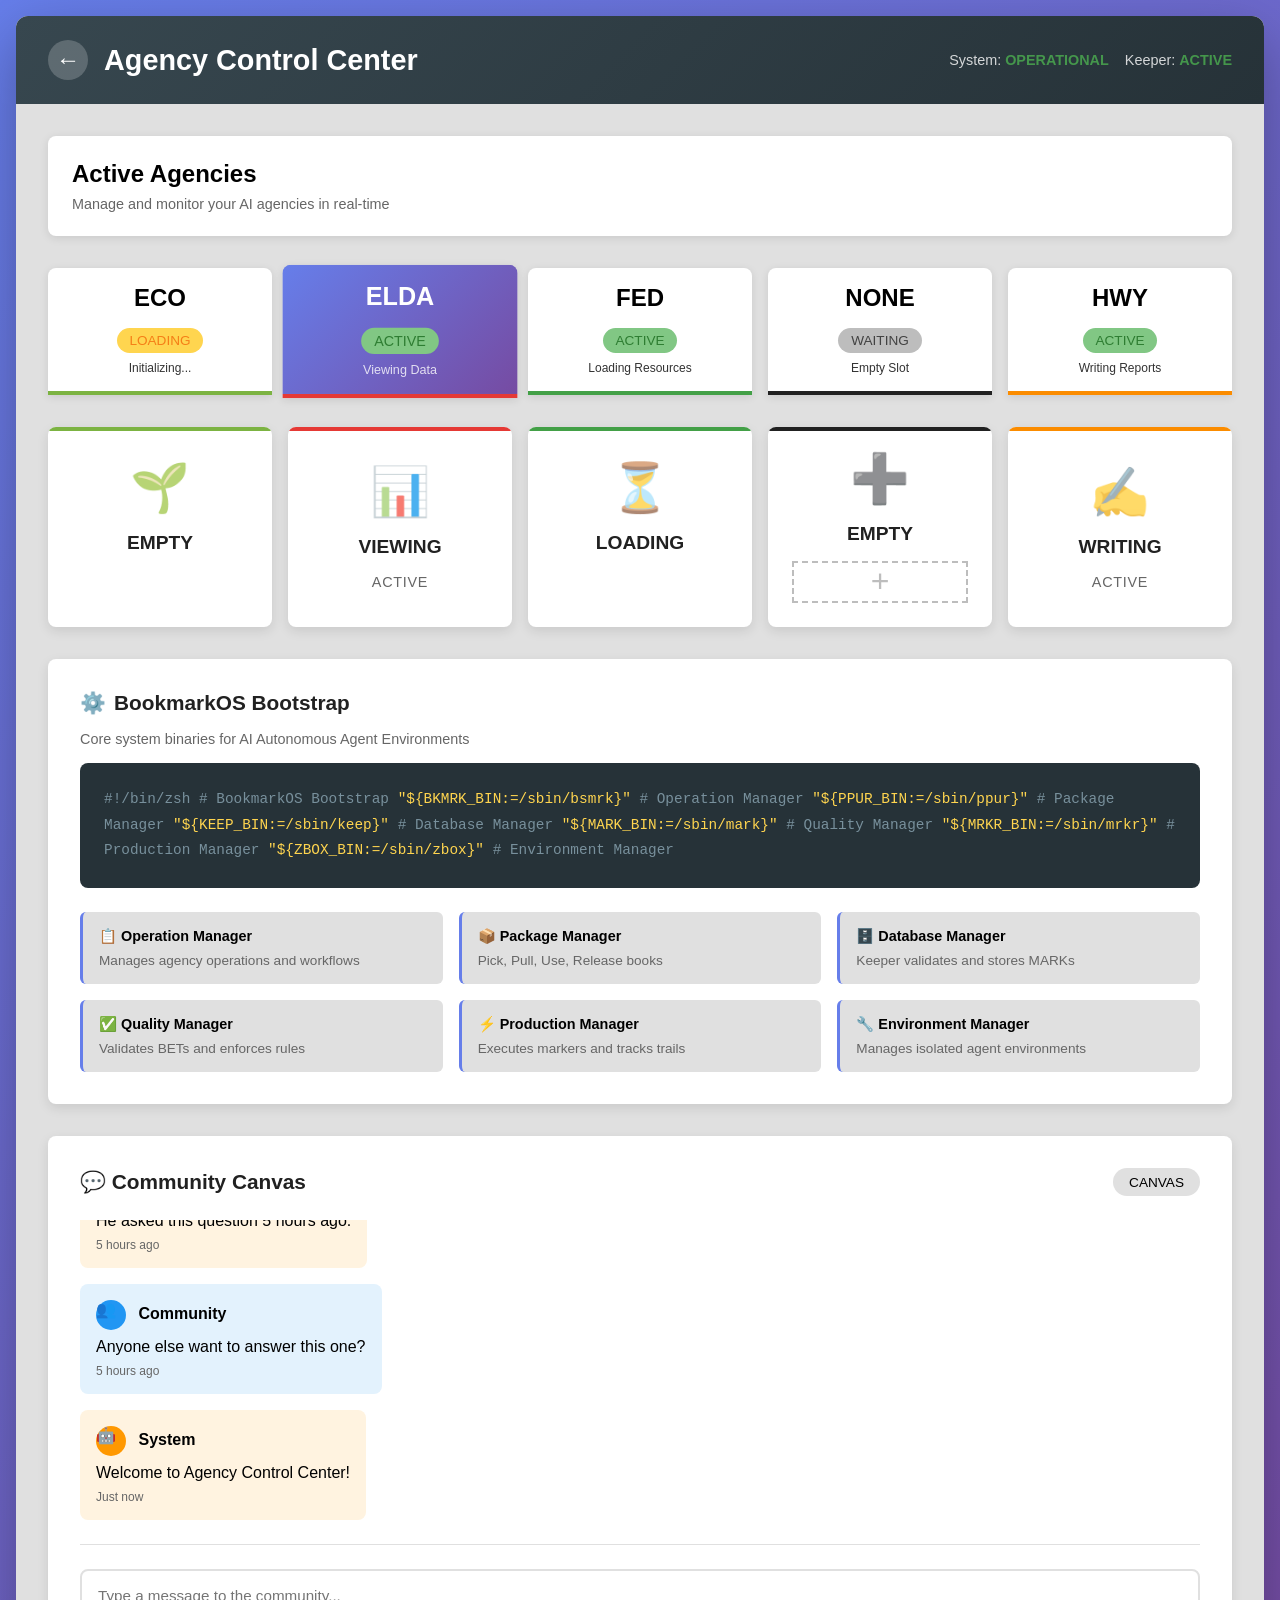
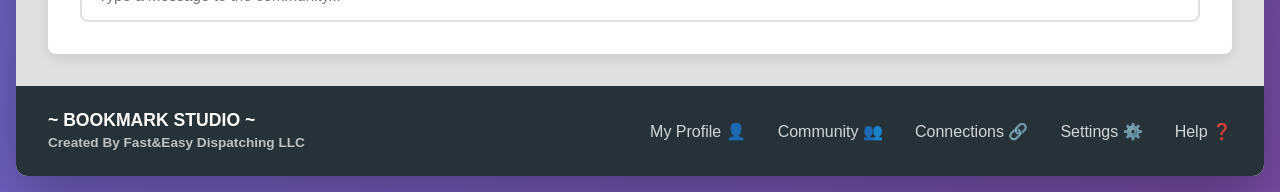
<file: lib/interfaces/Bookstore/tests/bookmark.html>
<!DOCTYPE html>
<html lang="en">
<head>
    <meta charset="UTF-8">
    <meta name="viewport" content="width=device-width, initial-scale=1.0">
    <title>Agency Control Center - MarkOS</title>
    <style>
        * {
            margin: 0;
            padding: 0;
            box-sizing: border-box;
        }

        :root {
            --eco-green: #7cb342;
            --elda-red: #e53935;
            --fed-green: #43a047;
            --none-black: #212121;
            --hwy-orange: #fb8c00;
            --bg-light: #e0e0e0;
            --card-bg: #f5f5f5;
            --text-dark: #212121;
            --bookmark-purple: #7b1fa2;
            --bookmark-gold: #fdd835;
            --bookmark-red: #e53935;
            --bookmark-blue: #1976d2;
            --bookmark-green: #43a047;
        }

        body {
            font-family: 'Arial', sans-serif;
            background: linear-gradient(135deg, #667eea 0%, #764ba2 100%);
            min-height: 100vh;
            padding: 1rem;
        }

        .container {
            max-width: 1800px;
            margin: 0 auto;
            background: white;
            border-radius: 12px;
            box-shadow: 0 20px 60px rgba(0,0,0,0.3);
            overflow: hidden;
        }

        /* HEADER */
        .header {
            background: linear-gradient(135deg, #37474f 0%, #263238 100%);
            color: white;
            padding: 1.5rem 2rem;
            display: flex;
            justify-content: space-between;
            align-items: center;
        }

        .header-title {
            font-size: 1.8rem;
            font-weight: bold;
            display: flex;
            align-items: center;
            gap: 1rem;
        }

        .back-btn {
            background: rgba(255,255,255,0.2);
            border: none;
            color: white;
            width: 40px;
            height: 40px;
            border-radius: 50%;
            font-size: 1.5rem;
            cursor: pointer;
            transition: all 0.3s ease;
        }

        .back-btn:hover {
            background: rgba(255,255,255,0.3);
            transform: scale(1.1);
        }

        /* MAIN LAYOUT */
        .main-layout {
            display: grid;
            grid-template-columns: 1fr 300px;
            min-height: calc(100vh - 200px);
        }

        /* LEFT SIDE - AGENCIES */
        .agencies-panel {
            padding: 2rem;
            background: var(--bg-light);
        }

        .agencies-header {
            background: white;
            padding: 1.5rem;
            border-radius: 8px;
            margin-bottom: 2rem;
            box-shadow: 0 2px 10px rgba(0,0,0,0.1);
        }

        .agencies-grid {
            display: grid;
            grid-template-columns: repeat(5, 1fr);
            gap: 1rem;
            margin-bottom: 2rem;
        }

        .agency-tab {
            background: white;
            border-radius: 8px 8px 0 0;
            padding: 1rem;
            text-align: center;
            cursor: pointer;
            transition: all 0.3s ease;
            border-bottom: 4px solid transparent;
            position: relative;
            box-shadow: 0 2px 8px rgba(0,0,0,0.1);
        }

        .agency-tab:hover {
            transform: translateY(-5px);
            box-shadow: 0 5px 15px rgba(0,0,0,0.2);
        }

        .agency-tab.eco { border-bottom-color: var(--eco-green); }
        .agency-tab.elda { border-bottom-color: var(--elda-red); }
        .agency-tab.fed { border-bottom-color: var(--fed-green); }
        .agency-tab.none { border-bottom-color: var(--none-black); }
        .agency-tab.hwy { border-bottom-color: var(--hwy-orange); }

        .agency-tab.active {
            background: linear-gradient(135deg, #667eea 0%, #764ba2 100%);
            color: white;
            transform: scale(1.05);
        }

        .agency-name {
            font-size: 1.5rem;
            font-weight: bold;
            margin-bottom: 0.5rem;
        }

        .agency-status {
            font-size: 0.85rem;
            padding: 0.3rem 0.8rem;
            border-radius: 20px;
            display: inline-block;
            margin-top: 0.5rem;
        }

        .status-loading { background: #ffd54f; color: #f57f17; }
        .status-active { background: #81c784; color: #2e7d32; }
        .status-waiting { background: #bdbdbd; color: #424242; }

        .agency-action {
            font-size: 0.75rem;
            margin-top: 0.5rem;
            opacity: 0.8;
        }

        /* WORKFLOW CARDS */
        .workflow-cards {
            display: grid;
            grid-template-columns: repeat(5, 1fr);
            gap: 1rem;
            margin-bottom: 2rem;
        }

        .workflow-card {
            background: white;
            border-radius: 8px;
            padding: 1.5rem;
            box-shadow: 0 4px 12px rgba(0,0,0,0.1);
            min-height: 200px;
            display: flex;
            flex-direction: column;
            align-items: center;
            justify-content: center;
            transition: all 0.3s ease;
            position: relative;
            overflow: hidden;
        }

        .workflow-card::before {
            content: '';
            position: absolute;
            top: 0;
            left: 0;
            right: 0;
            height: 4px;
            background: var(--eco-green);
        }

        .workflow-card.elda::before { background: var(--elda-red); }
        .workflow-card.fed::before { background: var(--fed-green); }
        .workflow-card.none::before { background: var(--none-black); }
        .workflow-card.hwy::before { background: var(--hwy-orange); }

        .workflow-card:hover {
            transform: translateY(-5px);
            box-shadow: 0 8px 20px rgba(0,0,0,0.15);
        }

        .workflow-state {
            font-size: 1.2rem;
            font-weight: bold;
            margin-bottom: 1rem;
            color: var(--text-dark);
        }

        .workflow-icon {
            font-size: 3rem;
            margin-bottom: 1rem;
            opacity: 0.7;
        }

        .workflow-action {
            font-size: 0.9rem;
            color: #666;
            text-transform: uppercase;
            letter-spacing: 0.05em;
        }

        .add-btn {
            background: none;
            border: 2px dashed #bdbdbd;
            color: #bdbdbd;
            font-size: 2rem;
            cursor: pointer;
            transition: all 0.3s ease;
            width: 100%;
            height: 100%;
        }

        .add-btn:hover {
            border-color: #667eea;
            color: #667eea;
        }

        /* BOOTSTRAP SECTION */
        .bootstrap-section {
            background: white;
            border-radius: 8px;
            padding: 2rem;
            box-shadow: 0 4px 12px rgba(0,0,0,0.1);
            margin-bottom: 2rem;
        }

        .bootstrap-title {
            font-size: 1.3rem;
            font-weight: bold;
            margin-bottom: 1rem;
            color: var(--text-dark);
            display: flex;
            align-items: center;
            gap: 0.5rem;
        }

        .bootstrap-code {
            background: #263238;
            color: #4caf50;
            padding: 1.5rem;
            border-radius: 8px;
            font-family: 'Courier New', monospace;
            font-size: 0.9rem;
            line-height: 1.8;
            overflow-x: auto;
        }

        .code-comment {
            color: #78909c;
        }

        .managers-grid {
            display: grid;
            grid-template-columns: repeat(3, 1fr);
            gap: 1rem;
            margin-top: 1.5rem;
        }

        .manager-card {
            background: var(--bg-light);
            padding: 1rem;
            border-radius: 6px;
            font-size: 0.9rem;
            border-left: 3px solid #667eea;
        }

        /* CANVAS SECTION */
        .canvas-section {
            background: white;
            border-radius: 8px;
            padding: 2rem;
            box-shadow: 0 4px 12px rgba(0,0,0,0.1);
        }

        .canvas-header {
            display: flex;
            justify-content: space-between;
            align-items: center;
            margin-bottom: 1.5rem;
        }

        .canvas-title {
            font-size: 1.3rem;
            font-weight: bold;
            color: var(--text-dark);
        }

        .canvas-tag {
            background: var(--bg-light);
            padding: 0.4rem 1rem;
            border-radius: 20px;
            font-size: 0.85rem;
        }

        .chat-container {
            display: flex;
            flex-direction: column;
            gap: 1rem;
            max-height: 300px;
            overflow-y: auto;
        }

        .chat-message {
            padding: 1rem;
            border-radius: 8px;
            position: relative;
            max-width: 80%;
            animation: messageSlideIn 0.3s ease-out;
        }

        @keyframes messageSlideIn {
            from {
                opacity: 0;
                transform: translateY(10px);
            }
            to {
                opacity: 1;
                transform: translateY(0);
            }
        }

        .chat-message.user {
            background: #e8f5e9;
            align-self: flex-end;
            margin-left: auto;
        }

        .chat-message.system {
            background: #fff3e0;
            align-self: flex-start;
        }

        .chat-message.community {
            background: #e3f2fd;
            align-self: flex-start;
        }

        .chat-avatar {
            width: 30px;
            height: 30px;
            border-radius: 50%;
            display: inline-block;
            margin-right: 0.5rem;
            vertical-align: middle;
        }

        .chat-time {
            font-size: 0.75rem;
            color: #666;
            margin-top: 0.5rem;
        }

        /* RIGHT SIDE - BOOKMARKS */
        .bookmarks-panel {
            background: linear-gradient(180deg, #37474f 0%, #263238 100%);
            padding: 2rem 1rem;
            display: flex;
            flex-direction: column;
            gap: 1.5rem;
        }

        .bookmark-stack {
            position: relative;
            height: 80px;
            cursor: pointer;
            transition: all 0.3s ease;
        }

        .bookmark-stack:hover {
            transform: translateX(-10px);
        }

        .bookmark {
            position: absolute;
            right: 0;
            width: 100%;
            height: 70px;
            border-radius: 8px 0 0 8px;
            display: flex;
            align-items: center;
            padding: 1rem 1.5rem;
            color: white;
            font-weight: bold;
            font-size: 1.1rem;
            box-shadow: -5px 5px 15px rgba(0,0,0,0.3);
            transition: all 0.3s ease;
        }

        .bookmark-stack:hover .bookmark {
            transform: translateX(-5px);
        }

        .bookmark::after {
            content: '';
            position: absolute;
            right: 0;
            top: 0;
            bottom: 0;
            width: 30px;
            background: linear-gradient(90deg, transparent, rgba(0,0,0,0.2));
        }

        .bookmark.layer-1 {
            background: var(--bookmark-purple);
            z-index: 5;
        }

        .bookmark.layer-2 {
            background: var(--bookmark-gold);
            z-index: 4;
            top: 5px;
            right: -10px;
        }

        .bookmark.layer-3 {
            background: var(--bookmark-red);
            z-index: 3;
            top: 10px;
            right: -20px;
        }

        .bookmark.layer-4 {
            background: var(--bookmark-blue);
            z-index: 2;
            top: 15px;
            right: -30px;
        }

        .bookmark.layer-5 {
            background: var(--bookmark-green);
            z-index: 1;
            top: 20px;
            right: -40px;
        }

        /* FOOTER */
        .footer {
            background: #263238;
            color: white;
            padding: 1.5rem 2rem;
            display: flex;
            justify-content: space-between;
            align-items: center;
        }

        .footer-brand {
            font-weight: bold;
            font-size: 1.1rem;
        }

        .footer-links {
            display: flex;
            gap: 2rem;
        }

        .footer-link {
            color: white;
            text-decoration: none;
            opacity: 0.8;
            transition: opacity 0.3s ease;
        }

        .footer-link:hover {
            opacity: 1;
        }

        /* RESPONSIVE */
        @media (max-width: 1400px) {
            .main-layout {
                grid-template-columns: 1fr;
            }

            .bookmarks-panel {
                display: none;
            }
        }

        @media (max-width: 1024px) {
            .agencies-grid,
            .workflow-cards {
                grid-template-columns: repeat(3, 1fr);
            }

            .managers-grid {
                grid-template-columns: repeat(2, 1fr);
            }
        }

        @media (max-width: 768px) {
            .agencies-grid,
            .workflow-cards {
                grid-template-columns: repeat(2, 1fr);
            }

            .managers-grid {
                grid-template-columns: 1fr;
            }
        }

        /* LOADING ANIMATION */
        .loading-spinner {
            display: inline-block;
            width: 20px;
            height: 20px;
            border: 3px solid rgba(255,255,255,0.3);
            border-radius: 50%;
            border-top-color: white;
            animation: spin 1s linear infinite;
        }

        @keyframes spin {
            to { transform: rotate(360deg); }
        }

        /* PULSE ANIMATION */
        @keyframes pulse {
            0%, 100% { opacity: 1; }
            50% { opacity: 0.5; }
        }

        .pulse {
            animation: pulse 2s infinite;
        }
    </style>
</head>
<body>
    <div class="container">
        <!-- HEADER -->
        <header class="header">
            <div class="header-title">
                <button class="back-btn" onclick="goBack()">←</button>
                <span>Agency Control Center</span>
            </div>
            <div style="display: flex; gap: 1rem; align-items: center;">
                <div style="font-size: 0.9rem; opacity: 0.8;">
                    System: <span style="color: #4caf50; font-weight: bold;">OPERATIONAL</span>
                </div>
                <div style="font-size: 0.9rem; opacity: 0.8;">
                    Keeper: <span style="color: #4caf50; font-weight: bold;">ACTIVE</span>
                </div>
            </div>
        </header>

        <!-- MAIN LAYOUT -->
        <div class="main-layout">
            <!-- LEFT SIDE: AGENCIES -->
            <div class="agencies-panel">
                <!-- AGENCIES HEADER -->
                <div class="agencies-header">
                    <div style="font-size: 1.5rem; font-weight: bold; margin-bottom: 0.5rem;">
                        Active Agencies
                    </div>
                    <div style="font-size: 0.9rem; color: #666;">
                        Manage and monitor your AI agencies in real-time
                    </div>
                </div>

                <!-- AGENCY TABS -->
                <div class="agencies-grid">
                    <div class="agency-tab eco" onclick="switchAgency('eco')">
                        <div class="agency-name">ECO</div>
                        <div class="agency-status status-loading">LOADING</div>
                        <div class="agency-action">Initializing...</div>
                    </div>

                    <div class="agency-tab elda active" onclick="switchAgency('elda')">
                        <div class="agency-name">ELDA</div>
                        <div class="agency-status status-active">ACTIVE</div>
                        <div class="agency-action">Viewing Data</div>
                    </div>

                    <div class="agency-tab fed" onclick="switchAgency('fed')">
                        <div class="agency-name">FED</div>
                        <div class="agency-status status-active">ACTIVE</div>
                        <div class="agency-action">Loading Resources</div>
                    </div>

                    <div class="agency-tab none" onclick="switchAgency('none')">
                        <div class="agency-name">NONE</div>
                        <div class="agency-status status-waiting">WAITING</div>
                        <div class="agency-action">Empty Slot</div>
                    </div>

                    <div class="agency-tab hwy" onclick="switchAgency('hwy')">
                        <div class="agency-name">HWY</div>
                        <div class="agency-status status-active">ACTIVE</div>
                        <div class="agency-action">Writing Reports</div>
                    </div>
                </div>

                <!-- WORKFLOW CARDS -->
                <div class="workflow-cards">
                    <div class="workflow-card eco">
                        <div class="workflow-icon">🌱</div>
                        <div class="workflow-state">EMPTY</div>
                        <div class="workflow-action pulse">
                            <div class="loading-spinner"></div>
                        </div>
                    </div>

                    <div class="workflow-card elda">
                        <div class="workflow-icon">📊</div>
                        <div class="workflow-state">VIEWING</div>
                        <div class="workflow-action">Active</div>
                    </div>

                    <div class="workflow-card fed">
                        <div class="workflow-icon">⏳</div>
                        <div class="workflow-state">LOADING</div>
                        <div class="workflow-action pulse">
                            <div class="loading-spinner"></div>
                        </div>
                    </div>

                    <div class="workflow-card none">
                        <div class="workflow-icon">➕</div>
                        <div class="workflow-state">EMPTY</div>
                        <button class="add-btn" onclick="addAgency()">+</button>
                    </div>

                    <div class="workflow-card hwy">
                        <div class="workflow-icon">✍️</div>
                        <div class="workflow-state">WRITING</div>
                        <div class="workflow-action">Active</div>
                    </div>
                </div>

                <!-- BOOTSTRAP SECTION -->
                <div class="bootstrap-section">
                    <div class="bootstrap-title">
                        <span>⚙️</span>
                        <span>BookmarkOS Bootstrap</span>
                    </div>
                    <div style="font-size: 0.9rem; color: #666; margin-bottom: 1rem;">
                        Core system binaries for AI Autonomous Agent Environments
                    </div>
                    <div class="bootstrap-code">
<span class="code-comment">#!/bin/zsh</span>
<span class="code-comment"># BookmarkOS Bootstrap</span>

<span style="color: #ffd54f;">"${BKMRK_BIN:=/sbin/bsmrk}"</span>  <span class="code-comment"># Operation Manager</span>
<span style="color: #ffd54f;">"${PPUR_BIN:=/sbin/ppur}"</span>   <span class="code-comment"># Package Manager</span>
<span style="color: #ffd54f;">"${KEEP_BIN:=/sbin/keep}"</span>   <span class="code-comment"># Database Manager</span>
<span style="color: #ffd54f;">"${MARK_BIN:=/sbin/mark}"</span>   <span class="code-comment"># Quality Manager</span>
<span style="color: #ffd54f;">"${MRKR_BIN:=/sbin/mrkr}"</span>   <span class="code-comment"># Production Manager</span>
<span style="color: #ffd54f;">"${ZBOX_BIN:=/sbin/zbox}"</span>   <span class="code-comment"># Environment Manager</span>
                    </div>

                    <div class="managers-grid">
                        <div class="manager-card">
                            <div style="font-weight: bold; margin-bottom: 0.5rem;">📋 Operation Manager</div>
                            <div style="font-size: 0.85rem; color: #666;">Manages agency operations and workflows</div>
                        </div>
                        <div class="manager-card">
                            <div style="font-weight: bold; margin-bottom: 0.5rem;">📦 Package Manager</div>
                            <div style="font-size: 0.85rem; color: #666;">Pick, Pull, Use, Release books</div>
                        </div>
                        <div class="manager-card">
                            <div style="font-weight: bold; margin-bottom: 0.5rem;">🗄️ Database Manager</div>
                            <div style="font-size: 0.85rem; color: #666;">Keeper validates and stores MARKs</div>
                        </div>
                        <div class="manager-card">
                            <div style="font-weight: bold; margin-bottom: 0.5rem;">✅ Quality Manager</div>
                            <div style="font-size: 0.85rem; color: #666;">Validates BETs and enforces rules</div>
                        </div>
                        <div class="manager-card">
                            <div style="font-weight: bold; margin-bottom: 0.5rem;">⚡ Production Manager</div>
                            <div style="font-size: 0.85rem; color: #666;">Executes markers and tracks trails</div>
                        </div>
                        <div class="manager-card">
                            <div style="font-weight: bold; margin-bottom: 0.5rem;">🔧 Environment Manager</div>
                            <div style="font-size: 0.85rem; color: #666;">Manages isolated agent environments</div>
                        </div>
                    </div>
                </div>

                <!-- CANVAS SECTION -->
                <div class="canvas-section">
                    <div class="canvas-header">
                        <div class="canvas-title">💬 Community Canvas</div>
                        <div class="canvas-tag">CANVAS</div>
                    </div>

                    <div class="chat-container" id="chatContainer">
                        <div class="chat-message user">
                            <div>
                                <span class="chat-avatar" style="background: #4caf50;">👤</span>
                                <strong>You</strong>
                            </div>
                            <div style="margin-top: 0.5rem;">
                                I'll answer this one. My repo has all the info.
                            </div>
                            <div class="chat-time">Just now</div>
                        </div>

                        <div class="chat-message system">
                            <div>
                                <span class="chat-avatar" style="background: #ff9800;">🤖</span>
                                <strong>System</strong>
                            </div>
                            <div style="margin-top: 0.5rem;">
                                He asked this question 5 hours ago.
                            </div>
                            <div class="chat-time">5 hours ago</div>
                        </div>

                        <div class="chat-message community">
                            <div>
                                <span class="chat-avatar" style="background: #2196f3;">👥</span>
                                <strong>Community</strong>
                            </div>
                            <div style="margin-top: 0.5rem;">
                                Anyone else want to answer this one?
                            </div>
                            <div class="chat-time">5 hours ago</div>
                        </div>
                    </div>

                    <div style="margin-top: 1.5rem; padding-top: 1.5rem; border-top: 1px solid #e0e0e0;">
                        <input type="text" id="chatInput" placeholder="Type a message to the community..." 
                               style="width: 100%; padding: 1rem; border: 2px solid #e0e0e0; border-radius: 8px; font-size: 0.95rem;"
                               onkeypress="if(event.key === 'Enter') sendMessage()">
                    </div>
                </div>
            </div>

            <!-- RIGHT SIDE: BOOKMARKS -->
            <div class="bookmarks-panel">
                <div class="bookmark-stack" onclick="navigateTo('profile')">
                    <div class="bookmark layer-1">
                        <span>👤 My Profile</span>
                    </div>
                    <div class="bookmark layer-2"></div>
                    <div class="bookmark layer-3"></div>
                    <div class="bookmark layer-4"></div>
                    <div class="bookmark layer-5"></div>
                </div>

                <div class="bookmark-stack" onclick="navigateTo('community')">
                    <div class="bookmark layer-1" style="background: var(--bookmark-gold);">
                        <span>👥 Community</span>
                    </div>
                    <div class="bookmark layer-2" style="background: var(--bookmark-red);"></div>
                    <div class="bookmark layer-3" style="background: var(--bookmark-blue);"></div>
                    <div class="bookmark layer-4" style="background: var(--bookmark-green);"></div>
                    <div class="bookmark layer-5" style="background: var(--bookmark-purple);"></div>
                </div>

                <div class="bookmark-stack" onclick="navigateTo('connections')">
                    <div class="bookmark layer-1" style="background: var(--bookmark-red);">
                        <span>🔗 Connections</span>
                    </div>
                    <div class="bookmark layer-2" style="background: var(--bookmark-blue);"></div>
                    <div class="bookmark layer-3" style="background: var(--bookmark-green);"></div>
                    <div class="bookmark layer-4" style="background: var(--bookmark-purple);"></div>
                    <div class="bookmark layer-5" style="background: var(--bookmark-gold);"></div>
                </div>

                <div class="bookmark-stack" onclick="navigateTo('settings')">
                    <div class="bookmark layer-1" style="background: var(--bookmark-blue);">
                        <span>⚙️ Settings</span>
                    </div>
                    <div class="bookmark layer-2" style="background: var(--bookmark-green);"></div>
                    <div class="bookmark layer-3" style="background: var(--bookmark-purple);"></div>
                    <div class="bookmark layer-4" style="background: var(--bookmark-gold);"></div>
                    <div class="bookmark layer-5" style="background: var(--bookmark-red);"></div>
                </div>

                <div class="bookmark-stack" onclick="navigateTo('help')">
                    <div class="bookmark layer-1" style="background: var(--bookmark-green);">
                        <span>❓ Help</span>
                    </div>
                    <div class="bookmark layer-2" style="background: var(--bookmark-purple);"></div>
                    <div class="bookmark layer-3" style="background: var(--bookmark-gold);"></div>
                    <div class="bookmark layer-4" style="background: var(--bookmark-red);"></div>
                    <div class="bookmark layer-5" style="background: var(--bookmark-blue);"></div>
                </div>
            </div>
        </div>

        <!-- FOOTER -->
        <footer class="footer">
            <div class="footer-brand">
                ~ BOOKMARK STUDIO ~<br>
                <span style="font-size: 0.85rem; opacity: 0.7;">Created By Fast&Easy Dispatching LLC</span>
            </div>
            <div class="footer-links">
                <a href="#" class="footer-link">My Profile 👤</a>
                <a href="#" class="footer-link">Community 👥</a>
                <a href="#" class="footer-link">Connections 🔗</a>
                <a href="#" class="footer-link">Settings ⚙️</a>
                <a href="#" class="footer-link">Help ❓</a>
            </div>
        </footer>
    </div>

    <script>
        // STATE
        let currentAgency = 'elda';
        const agencies = {
            eco: { 
                name: 'ECO', 
                status: 'loading', 
                action: 'Initializing...',
                description: 'Environmental & Ecological Monitoring Agency',
                icon: '🌱'
            },
            elda: { 
                name: 'ELDA', 
                status: 'active', 
                action: 'Viewing Data',
                description: 'Elder Care & Assistance Agency',
                icon: '👵'
            },
            fed: { 
                name: 'FED', 
                status: 'active', 
                action: 'Loading Resources',
                description: 'Federal Compliance & Regulatory Agency',
                icon: '🏛️'
            },
            none: { 
                name: 'NONE', 
                status: 'waiting', 
                action: 'Empty Slot',
                description: 'Available Agency Slot',
                icon: '➕'
            },
            hwy: { 
                name: 'HWY', 
                status: 'active', 
                action: 'Writing Reports',
                description: 'Highway Yard Dogs - Trucking Operations',
                icon: '🚛'
            }
        };

        // SWITCH AGENCY
        function switchAgency(agencyId) {
            currentAgency = agencyId;
            
            // Update active state
            document.querySelectorAll('.agency-tab').forEach(tab => {
                tab.classList.remove('active');
            });
            event.target.closest('.agency-tab').classList.add('active');
            
            // Add system message
            addSystemMessage(`Switched to ${agencies[agencyId].name} agency - ${agencies[agencyId].description}`);
            
            // Simulate agency data loading
            setTimeout(() => {
                addSystemMessage(`${agencies[agencyId].name}: ${agencies[agencyId].action}`);
            }, 500);
        }

        // ADD AGENCY
        function addAgency() {
            const agencyName = prompt('Enter new agency name (e.g., MEDICAL, LEGAL, FINANCE):');
            if (agencyName) {
                addSystemMessage(`Creating new agency: ${agencyName.toUpperCase()}`);
                setTimeout(() => {
                    addSystemMessage(`${agencyName.toUpperCase()} agency registered with Keeper ✓`);
                }, 1000);
                setTimeout(() => {
                    addSystemMessage(`${agencyName.toUpperCase()} is now active and ready for operations`);
                }, 2000);
            }
        }

        // NAVIGATE TO BOOKMARK SECTION
        function navigateTo(section) {
            const sectionNames = {
                'profile': 'My Profile',
                'community': 'Community',
                'connections': 'Connections',
                'settings': 'Settings',
                'help': 'Help & Documentation'
            };
            
            addSystemMessage(`Navigating to ${sectionNames[section]}...`);
            
            // Simulate navigation
            setTimeout(() => {
                alert(`${sectionNames[section]} section coming soon!\n\nThis will provide:\n- User management\n- Agency connections\n- System settings\n- Community support\n- Documentation access`);
            }, 300);
        }

        // GO BACK
        function goBack() {
            if (confirm('Return to MarkOS main interface?')) {
                addSystemMessage('Returning to main interface...');
                setTimeout(() => {
                    window.history.back();
                }, 500);
            }
        }

        // SEND MESSAGE
        function sendMessage() {
            const input = document.getElementById('chatInput');
            const message = input.value.trim();
            
            if (message === '') return;
            
            // Add user message
            const chatContainer = document.getElementById('chatContainer');
            const userMsg = document.createElement('div');
            userMsg.className = 'chat-message user';
            userMsg.innerHTML = `
                <div>
                    <span class="chat-avatar" style="background: #4caf50;">👤</span>
                    <strong>You</strong>
                </div>
                <div style="margin-top: 0.5rem;">
                    ${message}
                </div>
                <div class="chat-time">Just now</div>
            `;
            chatContainer.appendChild(userMsg);
            
            // Clear input
            input.value = '';
            
            // Scroll to bottom
            chatContainer.scrollTop = chatContainer.scrollHeight;
            
            // Simulate response
            setTimeout(() => {
                const systemMsg = document.createElement('div');
                systemMsg.className = 'chat-message system';
                systemMsg.innerHTML = `
                    <div>
                        <span class="chat-avatar" style="background: #ff9800;">🤖</span>
                        <strong>System</strong>
                    </div>
                    <div style="margin-top: 0.5rem;">
                        Message received and processing. The Keeper is reviewing your request.
                    </div>
                    <div class="chat-time">Just now</div>
                `;
                chatContainer.appendChild(systemMsg);
                chatContainer.scrollTop = chatContainer.scrollHeight;
            }, 1000);
        }

        // ADD SYSTEM MESSAGE
        function addSystemMessage(message) {
            const chatContainer = document.getElementById('chatContainer');
            const systemMsg = document.createElement('div');
            systemMsg.className = 'chat-message system';
            systemMsg.innerHTML = `
                <div>
                    <span class="chat-avatar" style="background: #ff9800;">🤖</span>
                    <strong>System</strong>
                </div>
                <div style="margin-top: 0.5rem;">
                    ${message}
                </div>
                <div class="chat-time">Just now</div>
            `;
            chatContainer.appendChild(systemMsg);
            chatContainer.scrollTop = chatContainer.scrollHeight;
            
            // Keep only last 10 messages
            const messages = chatContainer.querySelectorAll('.chat-message');
            if (messages.length > 10) {
                messages[0].remove();
            }
        }

        // SIMULATE AGENCY ACTIVITY
        function simulateAgencyActivity() {
            const activities = [
                { agency: 'ECO', message: 'Environmental scan complete - 3 alerts detected' },
                { agency: 'ELDA', message: 'Medication reminder sent to 12 clients' },
                { agency: 'FED', message: 'Compliance check: All systems operational' },
                { agency: 'HWY', message: 'Route optimization complete for 5 Highway Yard Dogs' },
                { agency: 'HWY', message: 'Traffic alert: I-35 congestion detected' },
                { agency: 'ECO', message: 'Air quality index updated for monitored zones' },
                { agency: 'ELDA', message: 'Daily wellness check initiated' },
                { agency: 'FED', message: 'New regulation update available for review' },
                { agency: 'HWY', message: 'Driver log book updated - 3 jobs completed today' },
                { agency: 'Keeper', message: 'All MARKs validated - System integrity: 100%' }
            ];
            
            setInterval(() => {
                const activity = activities[Math.floor(Math.random() * activities.length)];
                addSystemMessage(`${activity.agency}: ${activity.message}`);
            }, 15000); // Every 15 seconds
        }

        // UPDATE AGENCY STATES
        function updateAgencyStates() {
            setInterval(() => {
                // Randomly update ECO from loading to active
                if (agencies.eco.status === 'loading' && Math.random() > 0.7) {
                    agencies.eco.status = 'active';
                    agencies.eco.action = 'Monitoring Environment';
                    
                    const ecoTab = document.querySelector('.agency-tab.eco');
                    const statusEl = ecoTab.querySelector('.agency-status');
                    const actionEl = ecoTab.querySelector('.agency-action');
                    
                    statusEl.className = 'agency-status status-active';
                    statusEl.textContent = 'ACTIVE';
                    actionEl.textContent = agencies.eco.action;
                    
                    addSystemMessage('ECO agency initialization complete ✓');
                }
                
                // Rotate HWY action
                const hwyActions = ['Writing Reports', 'Processing Routes', 'Updating Logs', 'Monitoring Traffic'];
                const currentAction = agencies.hwy.action;
                const newAction = hwyActions[Math.floor(Math.random() * hwyActions.length)];
                
                if (currentAction !== newAction) {
                    agencies.hwy.action = newAction;
                    const hwyTab = document.querySelector('.agency-tab.hwy');
                    if (hwyTab) {
                        const actionEl = hwyTab.querySelector('.agency-action');
                        if (actionEl) {
                            actionEl.textContent = newAction;
                        }
                    }
                }
            }, 10000); // Every 10 seconds
        }

        // WELCOME MESSAGE
        function showWelcomeMessage() {
            setTimeout(() => {
                addSystemMessage('Welcome to Agency Control Center!');
            }, 500);
            
            setTimeout(() => {
                addSystemMessage('Keeper is monitoring all agencies. System status: OPERATIONAL');
            }, 1500);
            
            setTimeout(() => {
                addSystemMessage('5 agencies registered. 4 active, 1 loading, 0 violations detected.');
            }, 2500);
            
            setTimeout(() => {
                const communityMsg = document.createElement('div');
                communityMsg.className = 'chat-message community';
                communityMsg.innerHTML = `
                    <div>
                        <span class="chat-avatar" style="background: #2196f3;">👥</span>
                        <strong>Community</strong>
                    </div>
                    <div style="margin-top: 0.5rem;">
                        Welcome! Need help getting started? Click the Help bookmark on the right or ask in chat.
                    </div>
                    <div class="chat-time">Just now</div>
                `;
                document.getElementById('chatContainer').appendChild(communityMsg);
            }, 3500);
        }

        // KEYBOARD SHORTCUTS
        document.addEventListener('keydown', (e) => {
            // Ctrl/Cmd + Number to switch agencies
            if ((e.ctrlKey || e.metaKey) && e.key >= '1' && e.key <= '5') {
                e.preventDefault();
                const agencies = ['eco', 'elda', 'fed', 'none', 'hwy'];
                const index = parseInt(e.key) - 1;
                if (index < agencies.length) {
                    const tab = document.querySelector(`.agency-tab.${agencies[index]}`);
                    if (tab) {
                        tab.click();
                    }
                }
            }
            
            // Escape to focus chat input
            if (e.key === 'Escape') {
                document.getElementById('chatInput').focus();
            }
        });

        // INITIALIZE
        window.addEventListener('load', () => {
            showWelcomeMessage();
            
            // Start activity simulation after welcome
            setTimeout(() => {
                simulateAgencyActivity();
                updateAgencyStates();
            }, 5000);
        });

        // WORKFLOW CARD INTERACTIONS
        document.querySelectorAll('.workflow-card').forEach(card => {
            card.addEventListener('click', function(e) {
                if (e.target.classList.contains('add-btn')) return;
                
                const agency = this.className.split(' ')[1];
                if (agency && agencies[agency]) {
                    addSystemMessage(`Viewing ${agencies[agency].name} workflow details...`);
                    
                    setTimeout(() => {
                        const details = `
${agencies[agency].name} Agency Status:
• Status: ${agencies[agency].status.toUpperCase()}
• Current Action: ${agencies[agency].action}
• Description: ${agencies[agency].description}
• BETs Validated: ✓
• Trail Recorded: ✓
• Keeper Approved: ✓
                        `;
                        alert(details);
                    }, 300);
                }
            });
        });

        // BOOTSTRAP CODE INTERACTION
        document.querySelector('.bootstrap-code').addEventListener('click', function() {
            addSystemMessage('Bootstrap configuration displayed. All managers operational.');
            
            setTimeout(() => {
                if (confirm('Would you like to view the complete bootstrap documentation?')) {
                    addSystemMessage('Opening bootstrap documentation...');
                    setTimeout(() => {
                        alert('Bootstrap Documentation:\n\nThe BookmarkOS bootstrap initializes six core managers:\n\n1. Operation Manager (bsmrk) - Orchestrates agency workflows\n2. Package Manager (ppur) - Handles Pick, Pull, Use, Release\n3. Database Manager (keep) - The Keeper validates MARKs\n4. Quality Manager (mark) - Enforces BETs\n5. Production Manager (mrkr) - Executes markers\n6. Environment Manager (zbox) - Isolates agent environments\n\nAll binaries are located in /sbin/ and are available system-wide.');
                    }, 300);
                }
            }, 500);
        });

        // MANAGER CARD INTERACTIONS
        document.querySelectorAll('.manager-card').forEach(card => {
            card.addEventListener('click', function() {
                const title = this.querySelector('div').textContent;
                addSystemMessage(`Viewing ${title} details...`);
                
                setTimeout(() => {
                    alert(`${title}\n\nThis manager is operational and monitoring the system.\n\nFor detailed logs and configuration, use the CLI:\n\n$ markos manager status ${title.toLowerCase().split(' ')[1]}`);
                }, 300);
            });
        });

        // TOOLTIP SYSTEM
        const tooltips = {
            'ECO': 'Environmental & Ecological Monitoring - Tracks air quality, climate data, and environmental alerts',
            'ELDA': 'Elder Care & Assistance - Manages medication reminders, wellness checks, and care coordination',
            'FED': 'Federal Compliance & Regulatory - Ensures DOT, OSHA, and regulatory compliance',
            'NONE': 'Empty Agency Slot - Click to add a new specialized agency',
            'HWY': 'Highway Yard Dogs - Manages autonomous trucking operations and driver coordination'
        };

        document.querySelectorAll('.agency-tab').forEach(tab => {
            const agency = tab.className.split(' ')[1];
            if (tooltips[agency.toUpperCase()]) {
                tab.title = tooltips[agency.toUpperCase()];
            }
        });

        // PULSE EFFECT ON LOADING STATES
        setInterval(() => {
            document.querySelectorAll('.pulse').forEach(el => {
                el.style.opacity = el.style.opacity === '0.5' ? '1' : '0.5';
            });
        }, 1000);

        // CONSOLE EASTER EGG
        console.log(`
╔════════════════════════════════════════╗
║   MarkOS Agency Control Center v1.0    ║
║   Created by Fast&Easy Dispatching LLC ║
╚════════════════════════════════════════╝

Available Commands:
- switchAgency(id) : Switch active agency
- addAgency()      : Register new agency
- navigateTo(page) : Navigate to bookmark
- agencies         : View agency data

Type 'agencies' to see all registered agencies.

Memory Ascending Record Keeper (MARK)
Binary Eternal Truth (BET)
BET Extended Actionable Truth (BEAT)

Built with accountability.
        `);

        // Make agencies accessible in console
        window.agencies = agencies;
        window.switchAgency = switchAgency;
        window.addAgency = addAgency;
        window.navigateTo = navigateTo;
    </script>
</body>
</html>
</file>
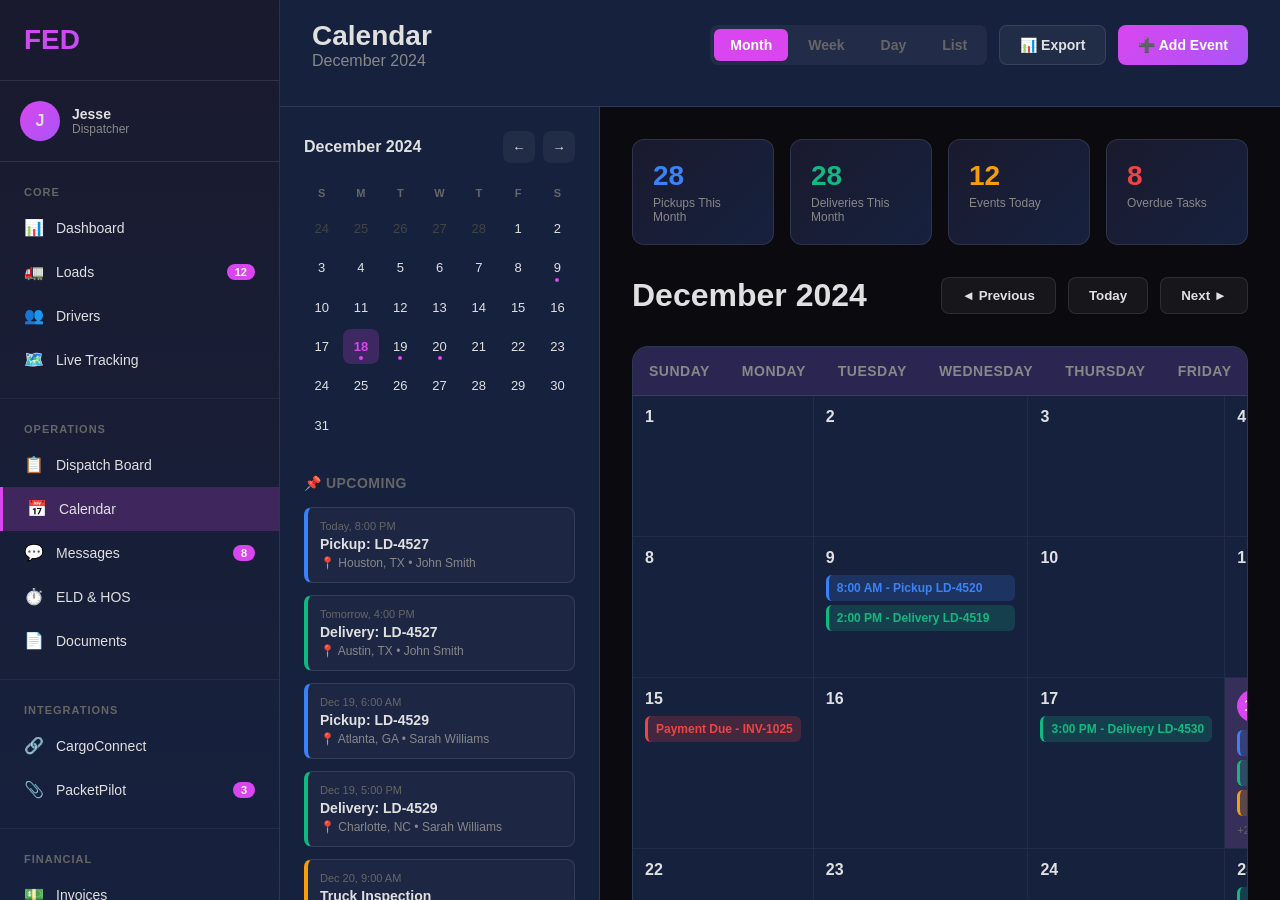
<file: lib/interfaces/FED-APP/example-design/fed-calendar.html>
<!DOCTYPE html>
<html lang="en">
<head>
    <meta charset="UTF-8">
    <meta name="viewport" content="width=device-width, initial-scale=1.0">
    <title>FED - Calendar</title>
    <style>
        * {
            margin: 0;
            padding: 0;
            box-sizing: border-box;
        }
body {
        font-family: -apple-system, BlinkMacSystemFont, 'Segoe UI', Roboto, sans-serif;
        background: #0a0a0f;
        color: #e0e0e0;
    }

    .app {
        display: flex;
        height: 100vh;
    }

    /* SIDEBAR */
    .sidebar {
        width: 280px;
        background: linear-gradient(180deg, #1a1a2e 0%, #16213e 100%);
        border-right: 1px solid rgba(255, 255, 255, 0.1);
        overflow-y: auto;
    }

    .logo {
        padding: 24px;
        font-size: 28px;
        font-weight: 800;
        background: linear-gradient(135deg, #d946ef 0%, #a855f7 100%);
        -webkit-background-clip: text;
        -webkit-text-fill-color: transparent;
        border-bottom: 1px solid rgba(255, 255, 255, 0.1);
    }

    .user-profile {
        padding: 20px;
        display: flex;
        align-items: center;
        gap: 12px;
        border-bottom: 1px solid rgba(255, 255, 255, 0.1);
    }

    .user-avatar {
        width: 40px;
        height: 40px;
        border-radius: 50%;
        background: linear-gradient(135deg, #d946ef 0%, #a855f7 100%);
        display: flex;
        align-items: center;
        justify-content: center;
        font-weight: bold;
    }

    .user-info {
        flex: 1;
    }

    .user-name {
        font-weight: 600;
        font-size: 14px;
    }

    .user-role {
        font-size: 12px;
        color: #888;
    }

    .nav-section {
        padding: 16px 0;
        border-bottom: 1px solid rgba(255, 255, 255, 0.05);
    }

    .nav-section-title {
        padding: 8px 24px;
        font-size: 11px;
        font-weight: 600;
        color: #666;
        text-transform: uppercase;
        letter-spacing: 1px;
    }

    .nav-item {
        padding: 12px 24px;
        display: flex;
        align-items: center;
        gap: 12px;
        cursor: pointer;
        transition: all 0.2s;
    }

    .nav-item:hover {
        background: rgba(217, 70, 239, 0.1);
    }

    .nav-item.active {
        background: rgba(217, 70, 239, 0.2);
        border-left: 3px solid #d946ef;
    }

    .nav-icon {
        width: 20px;
        height: 20px;
    }

    .nav-label {
        flex: 1;
        font-size: 14px;
    }

    .nav-badge {
        background: #d946ef;
        color: white;
        padding: 2px 8px;
        border-radius: 12px;
        font-size: 11px;
        font-weight: 600;
    }

    /* MAIN CONTENT */
    .main {
        flex: 1;
        display: flex;
        flex-direction: column;
        overflow: hidden;
    }

    .header {
        background: #16213e;
        border-bottom: 1px solid rgba(255, 255, 255, 0.1);
        padding: 20px 32px;
        flex-shrink: 0;
    }

    .header-top {
        display: flex;
        justify-content: space-between;
        align-items: center;
        margin-bottom: 16px;
    }

    .page-title-section {
        display: flex;
        align-items: center;
        gap: 16px;
    }

    .page-title {
        font-size: 28px;
        font-weight: 700;
    }

    .current-date {
        font-size: 16px;
        color: #888;
    }

    .header-actions {
        display: flex;
        gap: 12px;
    }

    .btn {
        padding: 10px 20px;
        border-radius: 8px;
        border: none;
        font-size: 14px;
        font-weight: 600;
        cursor: pointer;
        transition: all 0.2s;
        display: flex;
        align-items: center;
        gap: 8px;
    }

    .btn-primary {
        background: linear-gradient(135deg, #d946ef 0%, #a855f7 100%);
        color: white;
    }

    .btn-primary:hover {
        transform: translateY(-2px);
        box-shadow: 0 8px 20px rgba(217, 70, 239, 0.4);
    }

    .btn-secondary {
        background: rgba(255, 255, 255, 0.05);
        color: #e0e0e0;
        border: 1px solid rgba(255, 255, 255, 0.1);
    }

    .btn-secondary:hover {
        background: rgba(255, 255, 255, 0.1);
    }

    /* VIEW TOGGLE */
    .view-toggle {
        display: flex;
        gap: 4px;
        background: rgba(255, 255, 255, 0.05);
        padding: 4px;
        border-radius: 8px;
    }

    .view-btn {
        padding: 8px 16px;
        background: transparent;
        border: none;
        color: #666;
        cursor: pointer;
        border-radius: 6px;
        transition: all 0.2s;
        font-size: 14px;
        font-weight: 600;
    }

    .view-btn.active {
        background: #d946ef;
        color: white;
    }

    /* CONTENT WRAPPER */
    .content-wrapper {
        flex: 1;
        display: flex;
        overflow: hidden;
    }

    /* MINI CALENDAR SIDEBAR */
    .calendar-sidebar {
        width: 320px;
        background: #16213e;
        border-right: 1px solid rgba(255, 255, 255, 0.1);
        padding: 24px;
        overflow-y: auto;
    }

    .mini-calendar {
        margin-bottom: 32px;
    }

    .mini-calendar-header {
        display: flex;
        justify-content: space-between;
        align-items: center;
        margin-bottom: 16px;
    }

    .mini-calendar-title {
        font-size: 16px;
        font-weight: 700;
    }

    .month-nav {
        display: flex;
        gap: 8px;
    }

    .month-nav-btn {
        width: 32px;
        height: 32px;
        border-radius: 8px;
        background: rgba(255, 255, 255, 0.05);
        border: none;
        color: #e0e0e0;
        cursor: pointer;
        transition: all 0.2s;
        display: flex;
        align-items: center;
        justify-content: center;
    }

    .month-nav-btn:hover {
        background: rgba(217, 70, 239, 0.2);
        color: #d946ef;
    }

    .mini-calendar-grid {
        display: grid;
        grid-template-columns: repeat(7, 1fr);
        gap: 4px;
    }

    .mini-calendar-day-header {
        text-align: center;
        font-size: 11px;
        color: #666;
        padding: 8px 0;
        font-weight: 600;
    }

    .mini-calendar-day {
        aspect-ratio: 1;
        display: flex;
        align-items: center;
        justify-content: center;
        font-size: 13px;
        border-radius: 8px;
        cursor: pointer;
        transition: all 0.2s;
        position: relative;
    }

    .mini-calendar-day:hover {
        background: rgba(255, 255, 255, 0.05);
    }

    .mini-calendar-day.other-month {
        color: #444;
    }

    .mini-calendar-day.today {
        background: rgba(217, 70, 239, 0.2);
        color: #d946ef;
        font-weight: 700;
    }

    .mini-calendar-day.has-events::after {
        content: '';
        position: absolute;
        bottom: 4px;
        width: 4px;
        height: 4px;
        background: #d946ef;
        border-radius: 50%;
    }

    /* UPCOMING EVENTS */
    .upcoming-section {
        margin-bottom: 32px;
    }

    .section-title {
        font-size: 14px;
        font-weight: 700;
        text-transform: uppercase;
        color: #666;
        margin-bottom: 16px;
        letter-spacing: 0.5px;
    }

    .upcoming-event {
        background: rgba(255, 255, 255, 0.03);
        border: 1px solid rgba(255, 255, 255, 0.1);
        border-left: 4px solid;
        border-radius: 8px;
        padding: 12px;
        margin-bottom: 12px;
        cursor: pointer;
        transition: all 0.2s;
    }

    .upcoming-event:hover {
        background: rgba(217, 70, 239, 0.1);
        border-color: #d946ef;
    }

    .upcoming-event.pickup {
        border-left-color: #3b82f6;
    }

    .upcoming-event.delivery {
        border-left-color: #10b981;
    }

    .upcoming-event.appointment {
        border-left-color: #f59e0b;
    }

    .event-time {
        font-size: 11px;
        color: #666;
        margin-bottom: 4px;
    }

    .event-title {
        font-size: 14px;
        font-weight: 600;
        margin-bottom: 4px;
    }

    .event-location {
        font-size: 12px;
        color: #888;
    }

    /* FILTERS */
    .filters-section {
        margin-bottom: 32px;
    }

    .filter-option {
        display: flex;
        align-items: center;
        gap: 10px;
        padding: 10px 12px;
        border-radius: 8px;
        cursor: pointer;
        transition: all 0.2s;
        margin-bottom: 8px;
    }

    .filter-option:hover {
        background: rgba(255, 255, 255, 0.05);
    }

    .filter-checkbox {
        width: 18px;
        height: 18px;
        border-radius: 4px;
        border: 2px solid rgba(255, 255, 255, 0.3);
        cursor: pointer;
        position: relative;
    }

    .filter-checkbox.checked {
        background: #d946ef;
        border-color: #d946ef;
    }

    .filter-checkbox.checked::after {
        content: '✓';
        position: absolute;
        top: 50%;
        left: 50%;
        transform: translate(-50%, -50%);
        color: white;
        font-size: 12px;
        font-weight: 700;
    }

    .filter-label {
        flex: 1;
        font-size: 14px;
    }

    .filter-count {
        font-size: 12px;
        color: #666;
    }

    /* MAIN CALENDAR */
    .content {
        flex: 1;
        overflow-y: auto;
        padding: 32px;
    }

    /* CALENDAR HEADER */
    .calendar-header {
        display: flex;
        justify-content: space-between;
        align-items: center;
        margin-bottom: 32px;
    }

    .calendar-title {
        font-size: 32px;
        font-weight: 700;
    }

    .calendar-nav {
        display: flex;
        gap: 12px;
        align-items: center;
    }

    .nav-button {
        padding: 10px 20px;
        background: rgba(255, 255, 255, 0.05);
        border: 1px solid rgba(255, 255, 255, 0.1);
        border-radius: 8px;
        color: #e0e0e0;
        cursor: pointer;
        transition: all 0.2s;
        font-weight: 600;
    }

    .nav-button:hover {
        background: rgba(217, 70, 239, 0.1);
        border-color: #d946ef;
    }

    /* CALENDAR GRID */
    .calendar-container {
        background: #16213e;
        border: 1px solid rgba(255, 255, 255, 0.1);
        border-radius: 16px;
        overflow: hidden;
    }

    .calendar-weekdays {
        display: grid;
        grid-template-columns: repeat(7, 1fr);
        background: rgba(217, 70, 239, 0.1);
        border-bottom: 1px solid rgba(255, 255, 255, 0.1);
    }

    .calendar-weekday {
        padding: 16px;
        text-align: center;
        font-size: 14px;
        font-weight: 700;
        color: #888;
        text-transform: uppercase;
        letter-spacing: 0.5px;
    }

    .calendar-days {
        display: grid;
        grid-template-columns: repeat(7, 1fr);
        gap: 1px;
        background: rgba(255, 255, 255, 0.05);
    }

    .calendar-day {
        background: #16213e;
        min-height: 140px;
        padding: 12px;
        cursor: pointer;
        transition: all 0.2s;
        position: relative;
    }

    .calendar-day:hover {
        background: rgba(217, 70, 239, 0.05);
    }

    .calendar-day.other-month {
        opacity: 0.3;
    }

    .calendar-day.today {
        background: rgba(217, 70, 239, 0.1);
    }

    .day-number {
        font-size: 16px;
        font-weight: 700;
        margin-bottom: 8px;
    }

    .day-number.today {
        display: inline-flex;
        align-items: center;
        justify-content: center;
        width: 32px;
        height: 32px;
        background: #d946ef;
        border-radius: 50%;
        color: white;
    }

    .day-events {
        display: flex;
        flex-direction: column;
        gap: 4px;
    }

    .calendar-event {
        padding: 6px 8px;
        border-radius: 6px;
        font-size: 12px;
        font-weight: 600;
        border-left: 3px solid;
        cursor: pointer;
        transition: all 0.2s;
        white-space: nowrap;
        overflow: hidden;
        text-overflow: ellipsis;
    }

    .calendar-event:hover {
        transform: translateX(4px);
    }

    .event-pickup {
        background: rgba(59, 130, 246, 0.2);
        border-left-color: #3b82f6;
        color: #3b82f6;
    }

    .event-delivery {
        background: rgba(16, 185, 129, 0.2);
        border-left-color: #10b981;
        color: #10b981;
    }

    .event-appointment {
        background: rgba(245, 158, 11, 0.2);
        border-left-color: #f59e0b;
        color: #f59e0b;
    }

    .event-reminder {
        background: rgba(239, 68, 68, 0.2);
        border-left-color: #ef4444;
        color: #ef4444;
    }

    .event-maintenance {
        background: rgba(168, 85, 247, 0.2);
        border-left-color: #a855f7;
        color: #a855f7;
    }

    .more-events {
        font-size: 11px;
        color: #666;
        margin-top: 4px;
        cursor: pointer;
    }

    .more-events:hover {
        color: #d946ef;
    }

    /* EVENT MODAL */
    .modal {
        display: none;
        position: fixed;
        top: 0;
        left: 0;
        right: 0;
        bottom: 0;
        background: rgba(0, 0, 0, 0.85);
        z-index: 1000;
        align-items: center;
        justify-content: center;
        backdrop-filter: blur(4px);
    }

    .modal.show {
        display: flex;
    }

    .modal-content {
        background: #16213e;
        border: 1px solid rgba(255, 255, 255, 0.1);
        border-radius: 20px;
        width: 90%;
        max-width: 600px;
        max-height: 90vh;
        overflow-y: auto;
    }

    .modal-header {
        padding: 28px 32px;
        border-bottom: 1px solid rgba(255, 255, 255, 0.1);
        display: flex;
        justify-content: space-between;
        align-items: center;
    }

    .modal-title {
        font-size: 24px;
        font-weight: 700;
    }

    .modal-close {
        width: 36px;
        height: 36px;
        border-radius: 8px;
        background: rgba(255, 255, 255, 0.05);
        border: none;
        color: #e0e0e0;
        cursor: pointer;
        font-size: 24px;
        display: flex;
        align-items: center;
        justify-content: center;
        transition: all 0.2s;
    }

    .modal-close:hover {
        background: rgba(239, 68, 68, 0.2);
        color: #ef4444;
    }

    .modal-body {
        padding: 32px;
    }

    .form-group {
        margin-bottom: 24px;
    }

    .form-label {
        font-size: 13px;
        font-weight: 600;
        color: #888;
        margin-bottom: 8px;
        display: block;
    }

    .form-input, .form-select, .form-textarea {
        width: 100%;
        padding: 12px;
        background: rgba(255, 255, 255, 0.05);
        border: 1px solid rgba(255, 255, 255, 0.1);
        border-radius: 8px;
        color: #e0e0e0;
        font-size: 14px;
    }

    .form-textarea {
        resize: vertical;
        min-height: 100px;
    }

    .modal-footer {
        padding: 24px 32px;
        border-top: 1px solid rgba(255, 255, 255, 0.1);
        display: flex;
        justify-content: flex-end;
        gap: 12px;
    }

    /* STATS */
    .stats-row {
        display: grid;
        grid-template-columns: repeat(4, 1fr);
        gap: 16px;
        margin-bottom: 32px;
    }

    .stat-card {
        background: linear-gradient(135deg, #1a1a2e 0%, #16213e 100%);
        border: 1px solid rgba(255, 255, 255, 0.1);
        border-radius: 12px;
        padding: 20px;
    }

    .stat-value {
        font-size: 28px;
        font-weight: 700;
        margin-bottom: 4px;
    }

    .stat-label {
        font-size: 12px;
        color: #888;
    }
</style>
</head>
<body>
    <div class="app">
        <!-- SIDEBAR -->
        <div class="sidebar">
            <div class="logo">FED</div>
<div class="user-profile">
            <div class="user-avatar">J</div>
            <div class="user-info">
                <div class="user-name">Jesse</div>
                <div class="user-role">Dispatcher</div>
            </div>
        </div>

        <div class="nav-section">
            <div class="nav-section-title">Core</div>
            <div class="nav-item">
                <div class="nav-icon">📊</div>
                <div class="nav-label">Dashboard</div>
            </div>
            <div class="nav-item">
                <div class="nav-icon">🚛</div>
                <div class="nav-label">Loads</div>
                <div class="nav-badge">12</div>
            </div>
            <div class="nav-item">
                <div class="nav-icon">👥</div>
                <div class="nav-label">Drivers</div>
            </div>
            <div class="nav-item">
                <div class="nav-icon">🗺️</div>
                <div class="nav-label">Live Tracking</div>
            </div>
        </div>

        <div class="nav-section">
            <div class="nav-section-title">Operations</div>
            <div class="nav-item">
                <div class="nav-icon">📋</div>
                <div class="nav-label">Dispatch Board</div>
            </div>
            <div class="nav-item active">
                <div class="nav-icon">📅</div>
                <div class="nav-label">Calendar</div>
            </div>
            <div class="nav-item">
                <div class="nav-icon">💬</div>
                <div class="nav-label">Messages</div>
                <div class="nav-badge">8</div>
            </div>
            <div class="nav-item">
                <div class="nav-icon">⏱️</div>
                <div class="nav-label">ELD & HOS</div>
            </div>
            <div class="nav-item">
                <div class="nav-icon">📄</div>
                <div class="nav-label">Documents</div>
            </div>
        </div>

        <div class="nav-section">
            <div class="nav-section-title">Integrations</div>
            <div class="nav-item">
                <div class="nav-icon">🔗</div>
                <div class="nav-label">CargoConnect</div>
            </div>
            <div class="nav-item">
                <div class="nav-icon">📎</div>
                <div class="nav-label">PacketPilot</div>
                <div class="nav-badge">3</div>
            </div>
        </div>

        <div class="nav-section">
            <div class="nav-section-title">Financial</div>
            <div class="nav-item">
                <div class="nav-icon">💵</div>
                <div class="nav-label">Invoices</div>
            </div>
            <div class="nav-item">
                <div class="nav-icon">💳</div>
                <div class="nav-label">Payments</div>
            </div>
        </div>
    </div>

    <!-- MAIN CONTENT -->
    <div class="main">
        <div class="header">
            <div class="header-top">
                <div class="page-title-section">
                    <div>
                        <div class="page-title">Calendar</div>
                        <div class="current-date">December 2024</div>
                    </div>
                </div>
                <div class="header-actions">
                    <div class="view-toggle">
                        <button class="view-btn active">Month</button>
                        <button class="view-btn">Week</button>
                        <button class="view-btn">Day</button>
                        <button class="view-btn">List</button>
                    </div>
                    <button class="btn btn-secondary">📊 Export</button>
                    <button class="btn btn-primary" onclick="showAddEventModal()">➕ Add Event</button>
                </div>
            </div>
        </div>

        <div class="content-wrapper">
            <!-- MINI CALENDAR & FILTERS SIDEBAR -->
            <div class="calendar-sidebar">
                <!-- MINI CALENDAR -->
                <div class="mini-calendar">
                    <div class="mini-calendar-header">
                        <div class="mini-calendar-title">December 2024</div>
                        <div class="month-nav">
                            <button class="month-nav-btn">←</button>
                            <button class="month-nav-btn">→</button>
                        </div>
                    </div>
                    <div class="mini-calendar-grid">
                        <div class="mini-calendar-day-header">S</div>
                        <div class="mini-calendar-day-header">M</div>
                        <div class="mini-calendar-day-header">T</div>
                        <div class="mini-calendar-day-header">W</div>
                        <div class="mini-calendar-day-header">T</div>
                        <div class="mini-calendar-day-header">F</div>
                        <div class="mini-calendar-day-header">S</div>
                        
                        <div class="mini-calendar-day other-month">24</div>
                        <div class="mini-calendar-day other-month">25</div>
                        <div class="mini-calendar-day other-month">26</div>
                        <div class="mini-calendar-day other-month">27</div>
                        <div class="mini-calendar-day other-month">28</div>
                        <div class="mini-calendar-day">1</div>
                        <div class="mini-calendar-day">2</div>
                        <div class="mini-calendar-day">3</div>
                        <div class="mini-calendar-day">4</div>
                        <div class="mini-calendar-day">5</div>
                        <div class="mini-calendar-day">6</div>
                        <div class="mini-calendar-day">7</div>
                        <div class="mini-calendar-day">8</div>
                        <div class="mini-calendar-day has-events">9</div>
                        <div class="mini-calendar-day">10</div>
                        <div class="mini-calendar-day">11</div>
                        <div class="mini-calendar-day">12</div>
                        <div class="mini-calendar-day">13</div>
                        <div class="mini-calendar-day">14</div>
                        <div class="mini-calendar-day">15</div>
                        <div class="mini-calendar-day">16</div>
                        <div class="mini-calendar-day">17</div>
                        <div class="mini-calendar-day today has-events">18</div>
                        <div class="mini-calendar-day has-events">19</div>
                        <div class="mini-calendar-day has-events">20</div>
                        <div class="mini-calendar-day">21</div>
                        <div class="mini-calendar-day">22</div>
                        <div class="mini-calendar-day">23</div>
                        <div class="mini-calendar-day">24</div>
                        <div class="mini-calendar-day">25</div>
                        <div class="mini-calendar-day">26</div>
                        <div class="mini-calendar-day">27</div>
                        <div class="mini-calendar-day">28</div>
                        <div class="mini-calendar-day">29</div>
                        <div class="mini-calendar-day">30</div>
                        <div class="mini-calendar-day">31</div>
                    </div>
                </div>

                <!-- UPCOMING EVENTS -->
                <div class="upcoming-section">
                    <div class="section-title">📌 Upcoming</div>
                    
                    <div class="upcoming-event pickup">
                        <div class="event-time">Today, 8:00 PM</div>
                        <div class="event-title">Pickup: LD-4527</div>
                        <div class="event-location">📍 Houston, TX • John Smith</div>
                    </div>

                    <div class="upcoming-event delivery">
                        <div class="event-time">Tomorrow, 4:00 PM</div>
                        <div class="event-title">Delivery: LD-4527</div>
                        <div class="event-location">📍 Austin, TX • John Smith</div>
                    </div>

                    <div class="upcoming-event pickup">
                        <div class="event-time">Dec 19, 6:00 AM</div>
                        <div class="event-title">Pickup: LD-4529</div>
                        <div class="event-location">📍 Atlanta, GA • Sarah Williams</div>
                    </div>

                    <div class="upcoming-event delivery">
                        <div class="event-time">Dec 19, 5:00 PM</div>
                        <div class="event-title">Delivery: LD-4529</div>
                        <div class="event-location">📍 Charlotte, NC • Sarah Williams</div>
                    </div>

                    <div class="upcoming-event appointment">
                        <div class="event-time">Dec 20, 9:00 AM</div>
                        <div class="event-title">Truck Inspection</div>
                        <div class="event-location">📍 Dallas Service Center</div>
                    </div>
                </div>

                <!-- FILTERS -->
                <div class="filters-section">
                    <div class="section-title">🎨 Event Types</div>
                    
                    <div class="filter-option">
                        <div class="filter-checkbox checked"></div>
                        <div class="filter-label">Pickups</div>
                        <div class="filter-count">28</div>
                    </div>

                    <div class="filter-option">
                        <div class="filter-checkbox checked"></div>
                        <div class="filter-label">Deliveries</div>
                        <div class="filter-count">28</div>
                    </div>

                    <div class="filter-option">
                        <div class="filter-checkbox checked"></div>
                        <div class="filter-label">Appointments</div>
                        <div class="filter-count">5</div>
                    </div>

                    <div class="filter-option">
                        <div class="filter-checkbox checked"></div>
                        <div class="filter-label">Reminders</div>
                        <div class="filter-count">8</div>
                    </div>

                    <div class="filter-option">
                        <div class="filter-checkbox checked"></div>
                        <div class="filter-label">Maintenance</div>
                        <div class="filter-count">3</div>
                    </div>
                </div>
            </div>

            <!-- MAIN CALENDAR -->
            <div class="content">
                <!-- STATS -->
                <div class="stats-row">
                    <div class="stat-card">
                        <div class="stat-value" style="color: #3b82f6;">28</div>
                        <div class="stat-label">Pickups This Month</div>
                    </div>
                    <div class="stat-card">
                        <div class="stat-value" style="color: #10b981;">28</div>
                        <div class="stat-label">Deliveries This Month</div>
                    </div>
                    <div class="stat-card">
                        <div class="stat-value" style="color: #f59e0b;">12</div>
                        <div class="stat-label">Events Today</div>
                    </div>
                    <div class="stat-card">
                        <div class="stat-value" style="color: #ef4444;">8</div>
                        <div class="stat-label">Overdue Tasks</div>
                    </div>
                </div>

                <!-- CALENDAR NAVIGATION -->
                <div class="calendar-header">
                    <div class="calendar-title">December 2024</div>
                    <div class="calendar-nav">
                        <button class="nav-button">◄ Previous</button>
                        <button class="nav-button">Today</button>
                        <button class="nav-button">Next ►</button>
                    </div>
                </div>

                <!-- CALENDAR GRID -->
                <div class="calendar-container">
                    <div class="calendar-weekdays">
                        <div class="calendar-weekday">Sunday</div>
                        <div class="calendar-weekday">Monday</div>
                        <div class="calendar-weekday">Tuesday</div>
                        <div class="calendar-weekday">Wednesday</div>
                        <div class="calendar-weekday">Thursday</div>
                        <div class="calendar-weekday">Friday</div>
                        <div class="calendar-weekday">Saturday</div>
                    </div>

                    <div class="calendar-days">
                        <!-- Week 1 -->
                        <div class="calendar-day">
                            <div class="day-number">1</div>
                        </div>
                        <div class="calendar-day">
                            <div class="day-number">2</div>
                        </div>
                        <div class="calendar-day">
                            <div class="day-number">3</div>
                        </div>
                        <div class="calendar-day">
                            <div class="day-number">4</div>
                        </div>
                        <div class="calendar-day">
                            <div class="day-number">5</div>
                        </div>
                        <div class="calendar-day">
                            <div class="day-number">6</div>
                        </div>
                        <div class="calendar-day">
                            <div class="day-number">7</div>
                        </div>

                        <!-- Week 2 -->
                        <div class="calendar-day">
                            <div class="day-number">8</div>
                        </div>
                        <div class="calendar-day">
                            <div class="day-number">9</div>
                            <div class="day-events">
                                <div class="calendar-event event-pickup">8:00 AM - Pickup LD-4520</div>
                                <div class="calendar-event event-delivery">2:00 PM - Delivery LD-4519</div>
                            </div>
                        </div>
                        <div class="calendar-day">
                            <div class="day-number">10</div>
                        </div>
                        <div class="calendar-day">
                            <div class="day-number">11</div>
                        </div>
                        <div class="calendar-day">
                            <div class="day-number">12</div>
                            <div class="day-events">
                                <div class="calendar-event event-maintenance">9:00 AM - Oil Change</div>
                            </div>
                        </div>
                        <div class="calendar-day">
                            <div class="day-number">13</div>
                        </div>
                        <div class="calendar-day">
                            <div class="day-number">14</div>
                        </div>

                        <!-- Week 3 -->
                        <div class="calendar-day">
                            <div class="day-number">15</div>
                            <div class="day-events">
                                <div class="calendar-event event-reminder">Payment Due - INV-1025</div>
                            </div>
                        </div>
                        <div class="calendar-day">
                            <div class="day-number">16</div>
                        </div>
                        <div class="calendar-day">
                            <div class="day-number">17</div>
                            <div class="day-events">
                                <div class="calendar-event event-delivery">3:00 PM - Delivery LD-4530</div>
                            </div>
                        </div>
                        <div class="calendar-day today">
                            <div class="day-number today">18</div>
                            <div class="day-events">
                                <div class="calendar-event event-pickup">8:00 PM - Pickup LD-4527</div>
                                <div class="calendar-event event-delivery">6:00 PM - Delivery LD-4531</div>
                                <div class="calendar-event event-appointment">2:00 PM - Broker Meeting</div>
                                <div class="more-events">+2 more</div>
                            </div>
                        </div>
                        <div class="calendar-day">
                            <div class="day-number">19</div>
                            <div class="day-events">
                                <div class="calendar-event event-delivery">4:00 PM - Delivery LD-4527</div>
                                <div class="calendar-event event-pickup">6:00 AM - Pickup LD-4529</div>
                                <div class="calendar-event event-delivery">5:00 PM - Delivery LD-4529</div>
                            </div>
                        </div>
                        <div class="calendar-day">
                            <div class="day-number">20</div>
                            <div class="day-events">
                                <div class="calendar-event event-pickup">7:00 AM - Pickup LD-5849</div>
                                <div class="calendar-event event-appointment">9:00 AM - Truck Inspection</div>
                            </div>
                        </div>
                        <div class="calendar-day">
                            <div class="day-number">21</div>
                            <div class="day-events">
                                <div class="calendar-event event-delivery">3:00 PM - Delivery LD-5849</div>
                            </div>
                        </div>

                        <!-- Week 4 -->
                        <div class="calendar-day">
                            <div class="day-number">22</div>
                        </div>
                        <div class="calendar-day">
                            <div class="day-number">23</div>
                        </div>
                        <div class="calendar-day">
                            <div class="day-number">24</div>
                        </div>
                        <div class="calendar-day">
                            <div class="day-number">25</div>
                            <div class="day-events">
                                <div class="calendar-event event-reminder" style="background: rgba(16, 185, 129, 0.2); border-left-color: #10b981; color: #10b981;">🎄 Christmas</div>
                            </div>
                        </div>
                        <div class="calendar-day">
                            <div class="day-number">26</div>
                        </div>
                        <div class="calendar-day">
                            <div class="day-number">27</div>
                        </div>
                        <div class="calendar-day">
                            <div class="day-number">28</div>
                        </div>

                        <!-- Week 5 -->
                        <div class="calendar-day">
                            <div class="day-number">29</div>
                        </div>
                        <div class="calendar-day">
                            <div class="day-number">30</div>
                            <div class="day-events">
                                <div class="calendar-event event-reminder">Medical Card Renewal - Sarah</div>
                            </div>
                        </div>
                        <div class="calendar-day">
                            <div class="day-number">31</div>
                        </div>
                        <div class="calendar-day other-month">
                            <div class="day-number">1</div>
                        </div>
                        <div class="calendar-day other-month">
                            <div class="day-number">2</div>
                        </div>
                        <div class="calendar-day other-month">
                            <div class="day-number">3</div>
                        </div>
                        <div class="calendar-day other-month">
                            <div class="day-number">4</div>
                        </div>
                    </div>
                </div>
            </div>
        </div>
    </div>
</div>

<!-- ADD EVENT MODAL -->
<div class="modal" id="addEventModal">
    <div class="modal-content">
        <div class="modal-header">
            <div class="modal-title">Add New Event</div>
            <button class="modal-close" onclick="closeModal()">×</button>
        </div>
        <div class="modal-body">
            <div class="form-group">
                <label class="form-label">Event Type</label>
                <select class="form-select">
                    <option>Pickup</option>
                    <option>Delivery</option>
                    <option>Appointment</option>
                    <option>Reminder</option>
                    <option>Maintenance</option>
                    <option>Meeting</option>
                    <option>Other</option>
                </select>
            </div>

            <div class="form-group">
                <label class="form-label">Title</label>
                <input type="text" class="form-input" placeholder="e.g., Pickup LD-4527">
            </div>

            <div class="form-group">
                <label class="form-label">Date</label>
                <input type="date" class="form-input">
            </div>

            <div class="form-group">
                <label class="form-label">Time</label>
                <input type="time" class="form-input">
            </div>

            <div class="form-group">
                <label class="form-label">Location</label>
                <input type="text" class="form-input" placeholder="e.g., Houston, TX">
            </div>

            <div class="form-group">
                <label class="form-label">Related Load (Optional)</label>
                <select class="form-select">
                    <option>None</option>
                    <option>LD-2024-4527</option>
                    <option>LD-2024-4529</option>
                    <option>LD-2024-4530</option>
                </select>
            </div>

            <div class="form-group">
                <label class="form-label">Driver (Optional)</label>
                <select class="form-select">
                    <option>None</option>
                    <option>John Smith</option>
                    <option>Sarah Williams</option>
                    <option>Mike Johnson</option>
                    <option>Maria Garcia</option>
                </select>
            </div>

            <div class="form-group">
                <label class="form-label">Notes</label>
                <textarea class="form-textarea" placeholder="Additional details..."></textarea>
            </div>
        </div>
        <div class="modal-footer">
            <button class="btn btn-secondary" onclick="closeModal()">Cancel</button>
            <button class="btn btn-primary">Add Event</button>
        </div>
    </div>
</div>

<script>
    function showAddEventModal() {
        document.getElementById('addEventModal').classList.add('show');
    }

    function closeModal() {
        document.getElementById('addEventModal').classList.remove('show');
    }

    // Close modal on background click
    document.getElementById('addEventModal').addEventListener('click', function(e) {
        if (e.target === this) {
            closeModal();
        }
    });

    // Filter checkbox toggle
    document.querySelectorAll('.filter-option').forEach(option => {
        option.addEventListener('click', function() {
            const checkbox = this.querySelector('.filter-checkbox');
            checkbox.classList.toggle('checked');
        });
    });

    // Mini calendar day click
    document.querySelectorAll('.mini-calendar-day').forEach(day => {
        day.addEventListener('click', function() {
            console.log('Day clicked:', this.textContent);
        });
    });

    // Calendar event click
    document.querySelectorAll('.calendar-event').forEach(event => {
        event.addEventListener('click', function(e) {
            e.stopPropagation();
            console.log('Event clicked:', this.textContent);
        });
    });

    // View toggle
    document.querySelectorAll('.view-btn').forEach(btn => {
        btn.addEventListener('click', function() {
            document.querySelectorAll('.view-btn').forEach(b => b.classList.remove('active'));
            this.classList.add('active');
        });
    });
</script>
</body>
</html>
</file>
<file: lib/interfaces/ELDA-APP/content/context02/styles.css>
html {
    font-size: 22px;

}

.mainColor {
background-color: #333;
color: whitesmoke  
}
</file>
<file: lib/interfaces/ELDA-APP/content/content01/All Files/Business Files/~Fast&Easy Dispatching LLC~/Programming/Projects/style.css>
/* Global Styles */
body {
  margin: 0;
  font-family: Arial, sans-serif;
  background-color: #1b1b1b; 
  color: #eaeaea; 
}

.container {
  width: 100%;
  height: 100vh;
  display: flex;
  flex-direction: column;
  justify-content: space-between;
}

/* Header Styling */
header {
  display: flex;
  justify-content: space-between;
  align-items: center;
  padding: 10px 20px;
  background-color: #242424; 
  color: #f5f5f5;
  position: relative;
}

header .left-header {
  flex: 1;
}

header .dropdown {
  position: absolute;
  left: 50%;
  transform: translateX(-50%);
  top: 50%;
  background-color: transparent;
  border: none;
  text-align: center;
}

header .dropdown-button {
  background-color: transparent;
  color: #f5f5f5;
  font-size: 16px;
  border: none;
  cursor: pointer;
  padding: 5px 10px;
  font-weight: bold;
  display: flex;
  align-items: center;
}

header .dropdown-button .arrow {
  margin-left: 5px;
}

header .dropdown-menu {
  display: none;
  position: absolute;
  top: 100%;
  left: 0;
  background-color: #2b2b2b;
  color: #ffffff;
  padding: 10px;
  list-style: none;
  margin: 0;
  box-shadow: 0px 8px 16px rgba(0, 0, 0, 0.5);
  z-index: 10;
}

header .dropdown-menu li {
  padding: 5px 10px;
  cursor: pointer;
}

header .dropdown-menu li:hover {
  background-color: #3c3c3c;
}

header .dropdown:hover .dropdown-menu {
  display: block;
}

/* Main Content Styling */
.main {
  flex-grow: 1;
  padding: 20px;
}

.chat-buttons {
  display: flex;
  justify-content: space-between;
  margin-bottom: 20px;
}

.chat-btn {
  padding: 10px;
  background-color: #333; 
  color: white;
  border: none;
  cursor: pointer;
}

.chat-btn.large-btn {
  padding: 12px 24px;
  background-color: #444;
}

.chat-area {
  display: flex;
  flex-direction: column;
}

.chat-input {
  display: flex;
  justify-content: space-between;
  align-items: center;
}

#chatInput {
  width: 80%;
  padding: 10px;
  margin: 10px;
  border: 1px solid #444; 
  border-radius: 4px;
  font-size: 14px;
  background-color: #333; 
  color: white; 
}

.upload-btn,
.send-btn {
  background-color: #333; 
  color: white;
  border: none;
  padding: 10px;
  cursor: pointer;
  border-radius: 4px;
  font-size: 18px;
}

/* Suggestion Menu */
#suggestion-menu {
  text-align: center;
  margin-top: 20px;

}

.button-group {
  display: flex;
  justify-content: center;
  gap: 30px;
  flex-wrap: wrap;
}

#more-options {
  margin-top: 10px;
  text-align: center;
  justify-content: center;
  display: flex;
  gap: 25px;

}

button {
  padding: 10px 15px;
  border: none;
  border-radius: 5px;
  background-color: #4caf50;
  color: white;
  cursor: pointer;
  font-size: 14px;
}

button:hover {
  background-color: #45a049;
}

footer {
  display: flex;
  justify-content: space-between;
  align-items: center;
  padding: 5px 20px; /* Reduced footer height */
  background-color: #242424;
  color: #f5f5f5;
  position: relative;
}

footer .footer-left {
  font-size: 14px;
}

footer .footer-right {
  display: flex;
  align-items: center;
  position: relative;
}

/* Help Icon Button */
footer .help-icon {
  background-color: #333333;
  color: #ffffff;
  padding: 15px;
  border: none;
  cursor: pointer;
  border-radius: 50%;
  font-size: 12px;
  transition: all 0.3s ease;
}

footer .help-icon:hover {
  background-color: #444444;
}

/* Dropdown content styles */
footer .dropdown-content {
  display: none;
  position: absolute;
  top: -450%;
  left: -325%;
  background-color: #2b2b2b;
  color: #ffffff;
  padding: 20px;
  list-style: none;
  margin: 0;
  box-shadow: 0px 8px 16px rgba(0, 0, 0, 0.5);
  z-index: 10;
  width: 100px; /* Set a width for the dropdown */
  max-height: 300px; /* Limit the height of the dropdown */
  overflow-y: auto;
}

footer .dropdown-content a {
  color: #ffffff;
  text-decoration: none;
  padding: 10px 0;
  display: block;
  transition: all 0.3s ease;
}

footer .dropdown-content a:hover {
  background-color: #3c3c3c;
}

footer .help-icon:hover + .dropdown-content {
  display: block;
}

/* Button Styling */
button {
  padding: 10px 20px;
  background-color: #444444;
  color: #f5f5f5;
  border: 1px solid #333333;
  border-radius: 5px;
  font-size: 16px;
  cursor: pointer;
  transition: all 0.3s ease;
}

button:hover {
  background-color: #555555;
  border-color: #444444;
}

button:focus {
  outline: none;
  box-shadow: 0 0 5px #666666;
}

/* Modal Styles */
.modal {
  display: none;
  position: fixed;
  z-index: 1;
  left: 0;
  top: 0;
  width: 100%;
  height: 100%;
  overflow: auto;
  background-color: rgba(0, 0, 0, 0.6);
  justify-content: center;
  align-items: center;
  flex-direction: column;
}

.modal-content {
  background-color: #2b2b2b;
  color: #f5f5f5;
  margin: 15% auto;
  padding: 20px;
  border: 1px solid #444444;
  border-radius: 10px;
  width: 80%;
  max-width: 400px;
}

.modal-button {
  padding: 10px 20px;
  background-color: #444444;
  color: #ffffff;
  border: 1px solid #333333;
  border-radius: 5px;
  font-size: 16px;
  cursor: pointer;
  display: block;
  margin: 10px auto;
  transition: all 0.3s ease;
}

.modal-button:hover {
  background-color: #555555;
  border-color: #444444;
}

.modal-button:focus {
  outline: none;
  box-shadow: 0 0 5px #666666;
}
</file>
<file: lib/interfaces/ELDA-APP/content/content01/All Files/Business Files/~Fast&Easy Dispatching LLC~/Programming/programming_projects/html-css-basics/styles.css>
html {
    font-size: 22px;

}

.mainColor {
background-color: #333;
color: whitesmoke  
}
</file>
